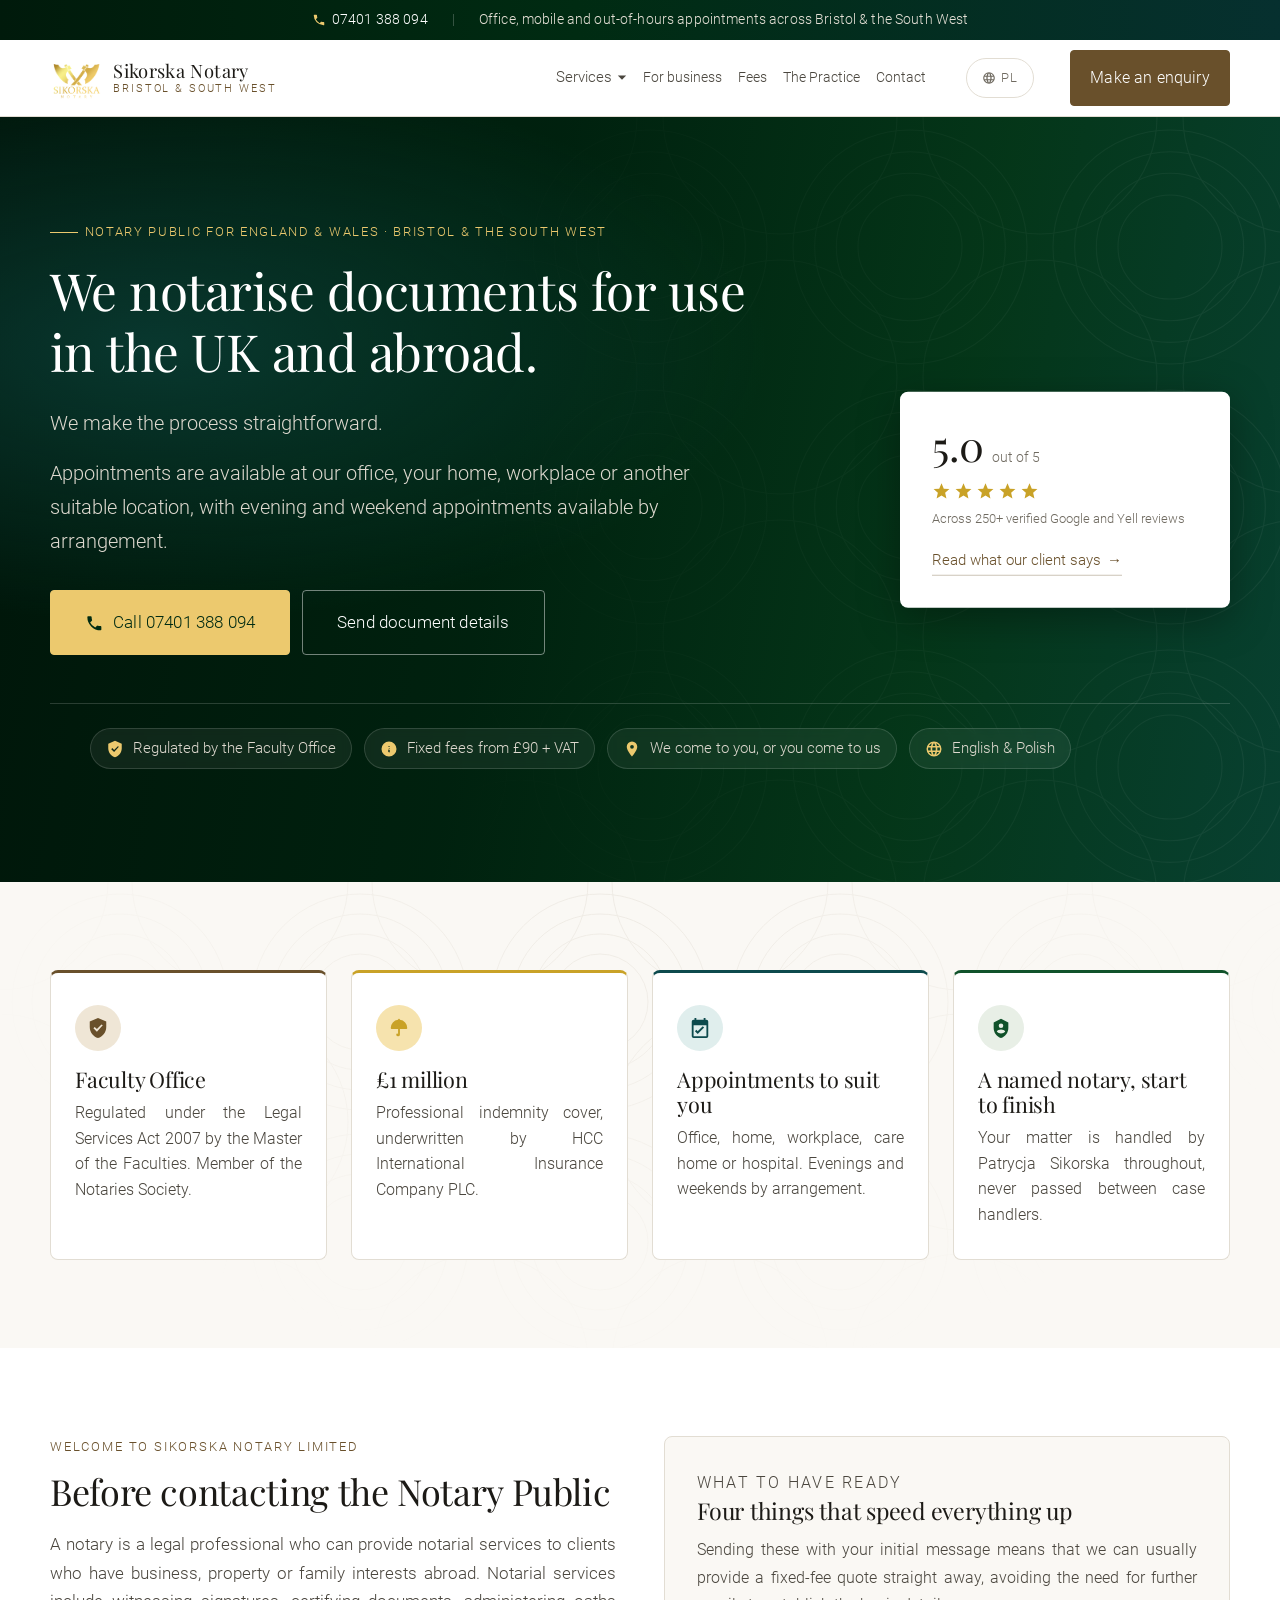
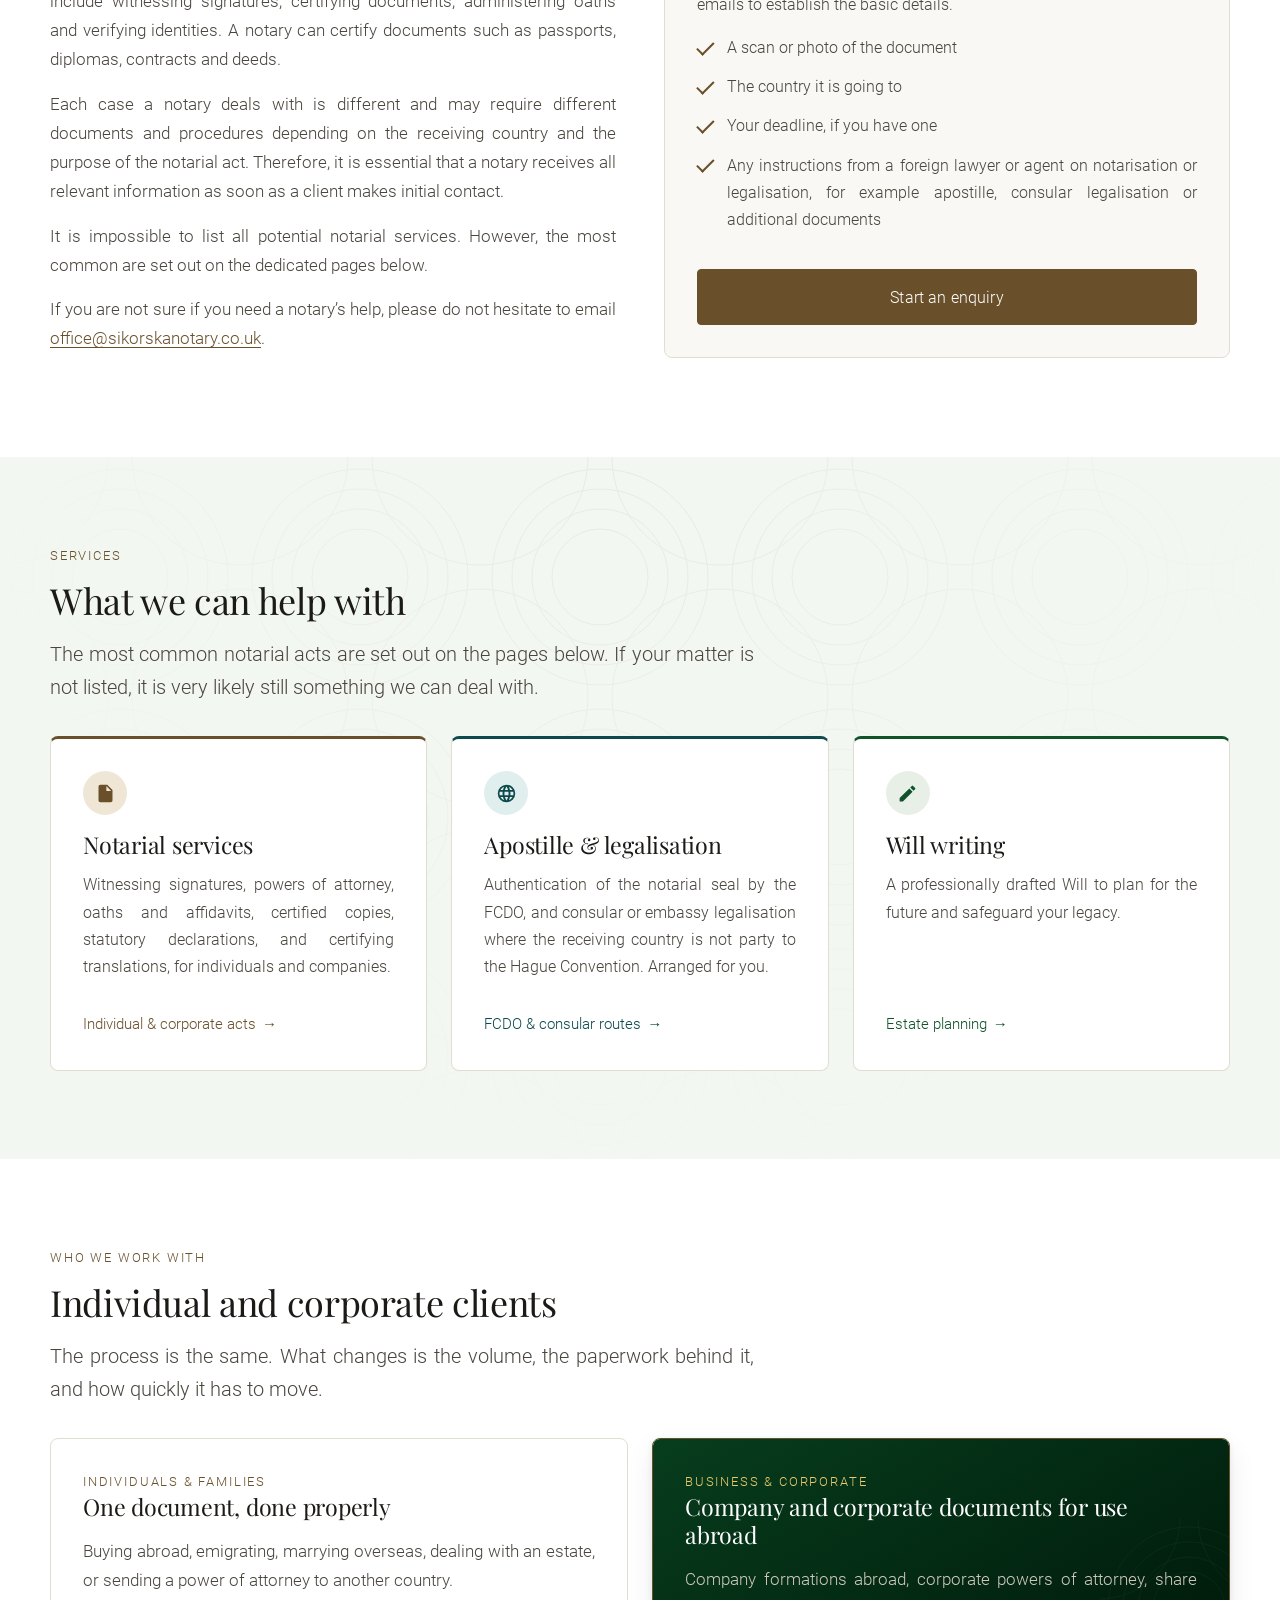
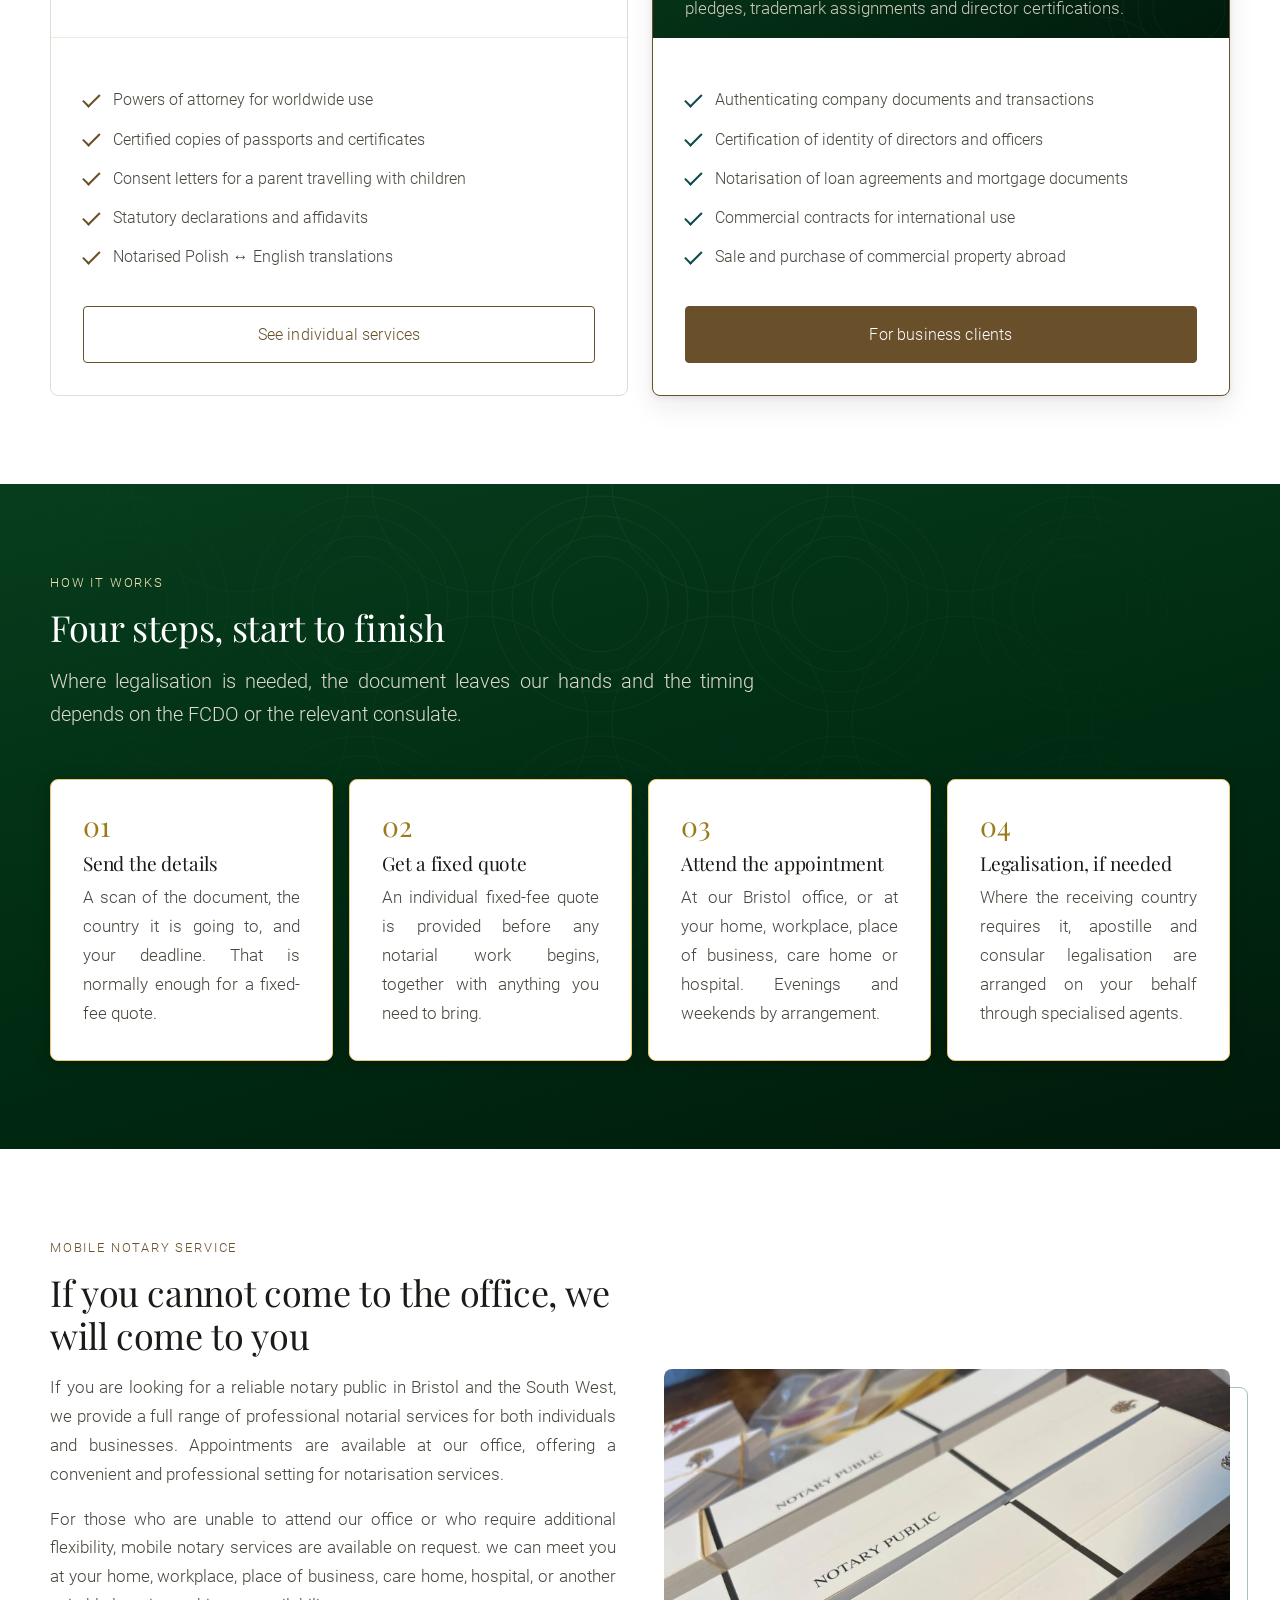
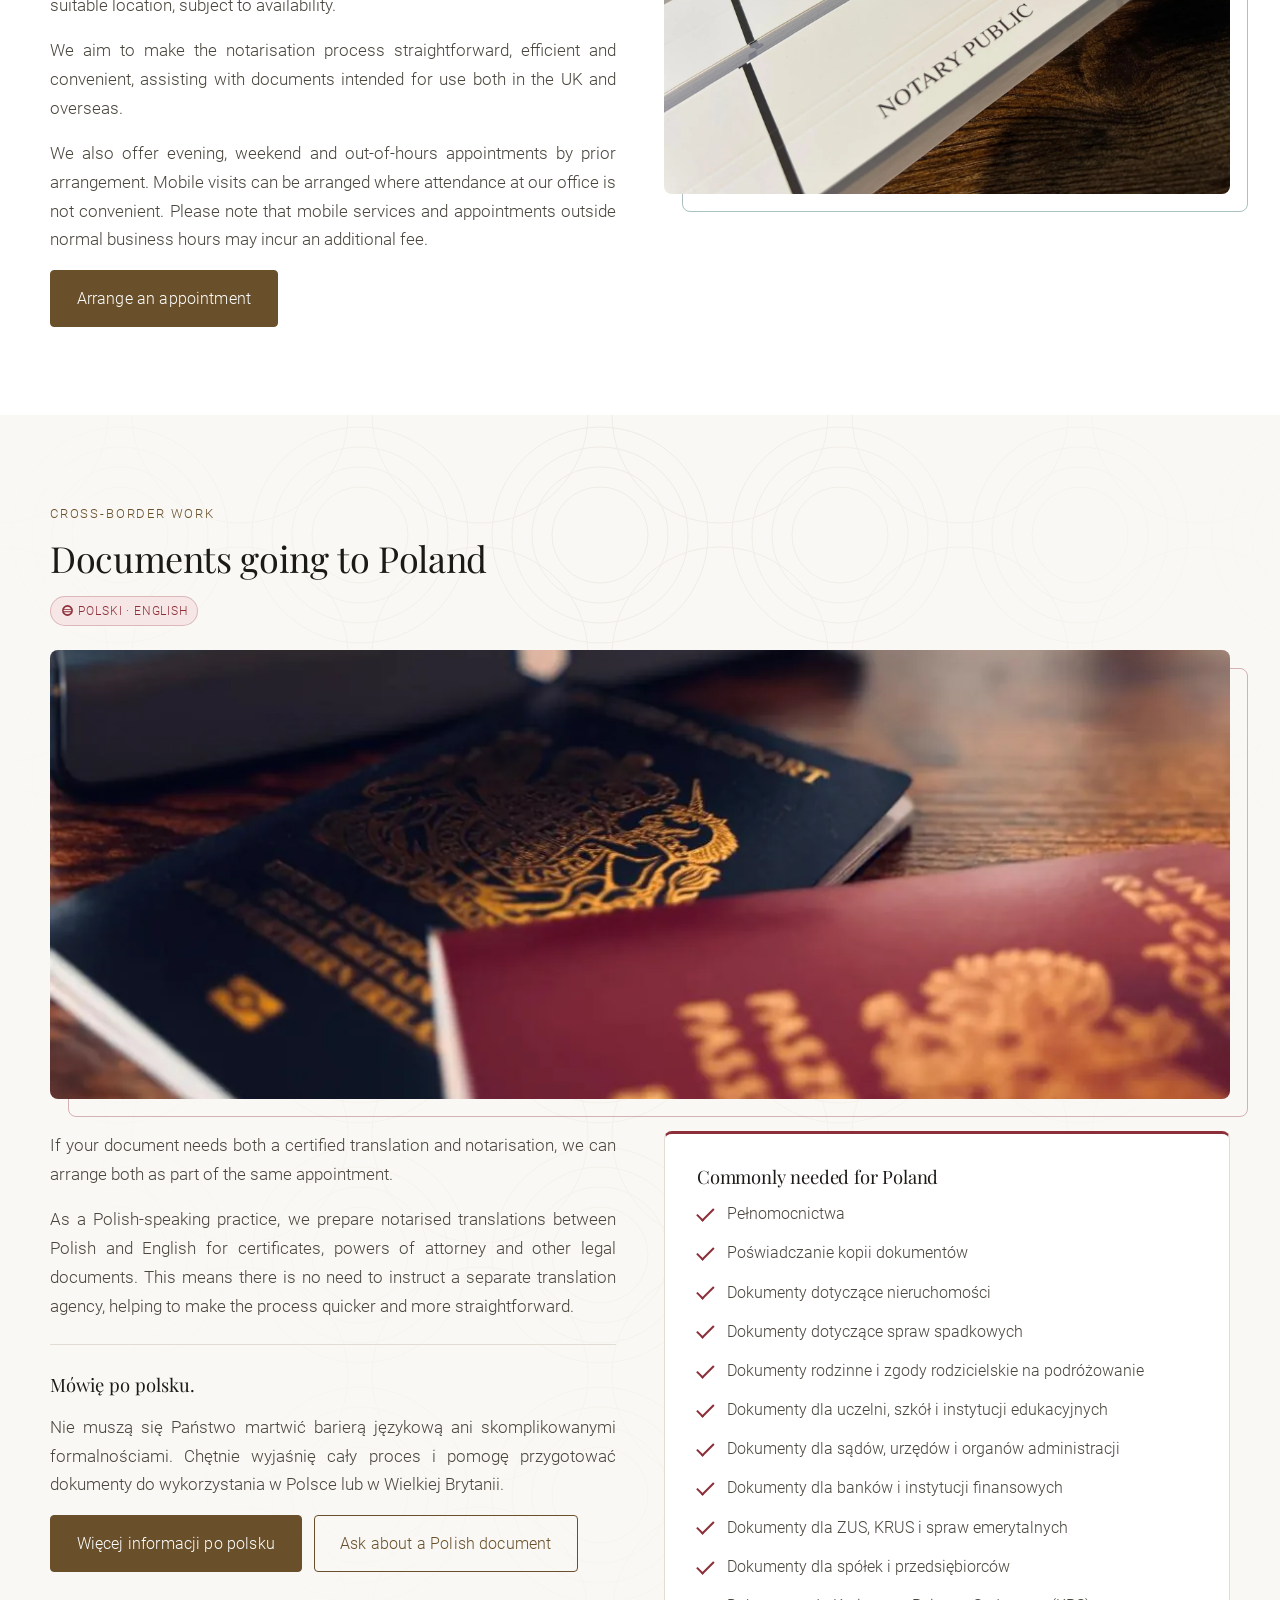
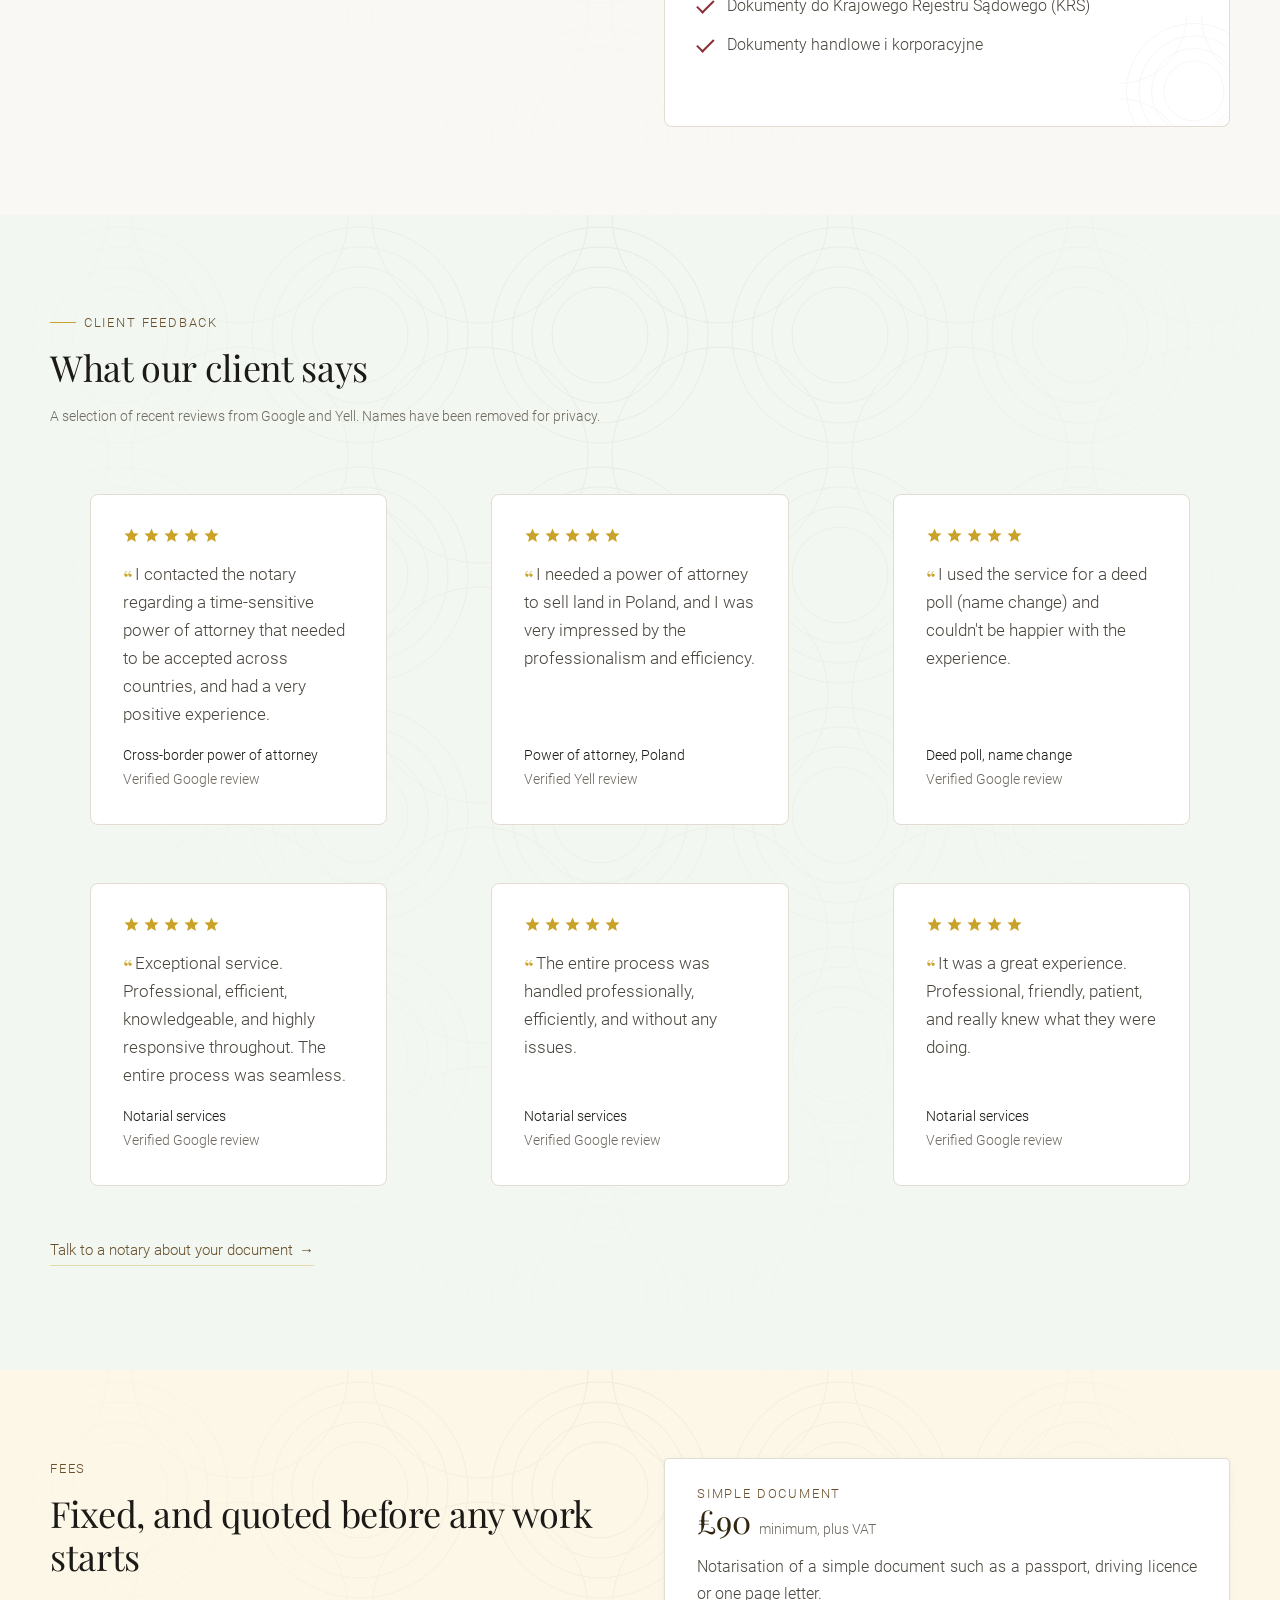
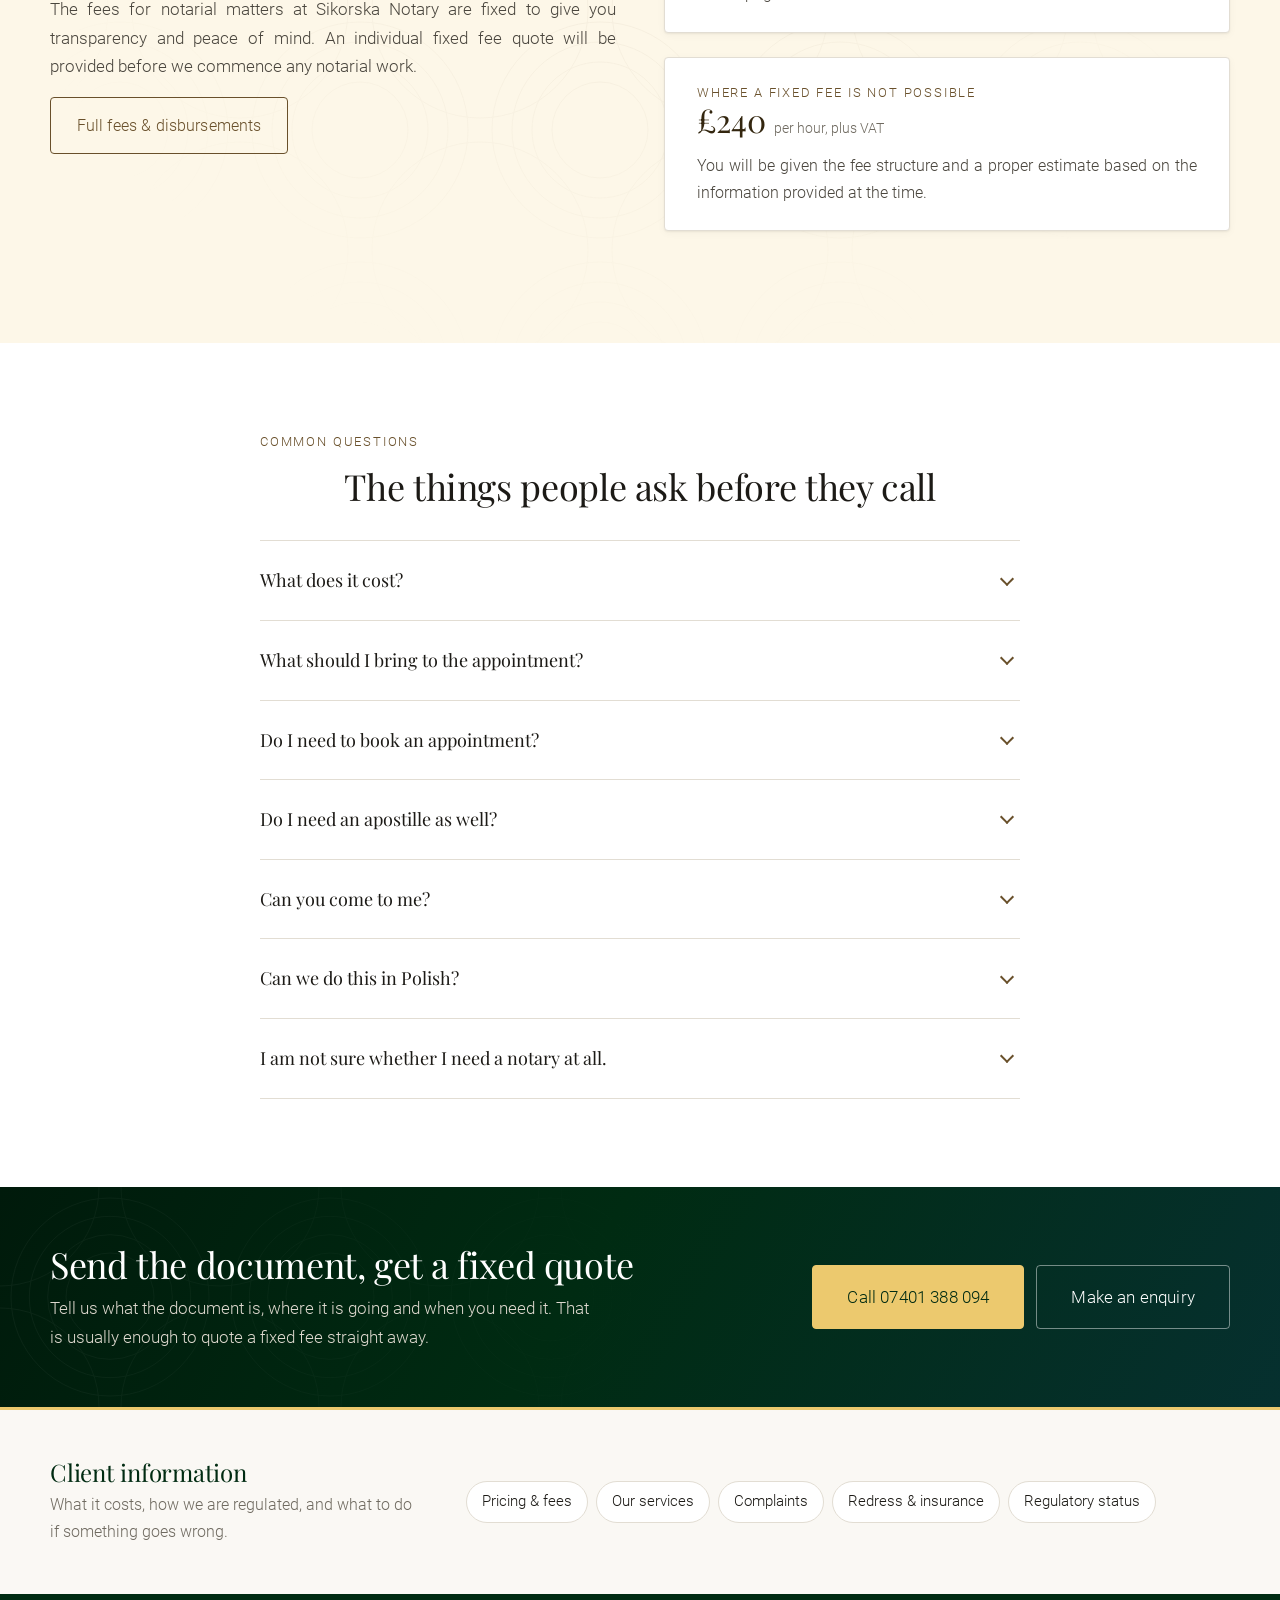
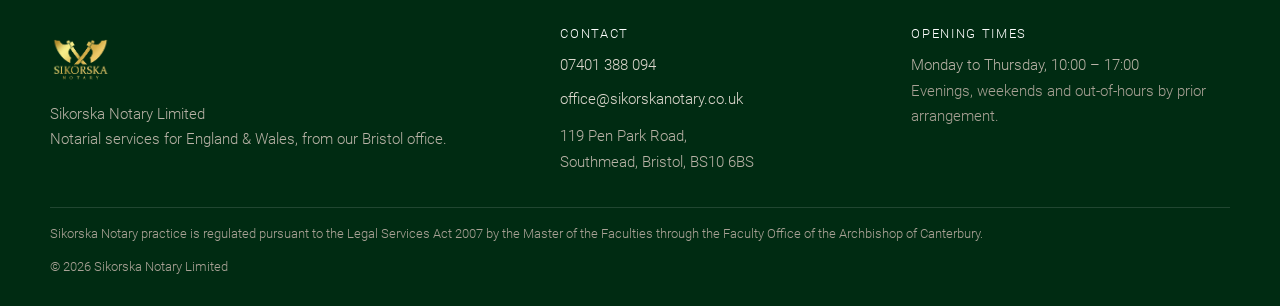
<file: index.html>
<!DOCTYPE html>
<html lang="en-GB">
<head>
<meta charset="utf-8">
<meta name="viewport" content="width=device-width, initial-scale=1">
<title>Notary Public in Bristol &amp; the South West | Sikorska Notary</title>
<meta name="description" content="Notary public in Bristol and the South West for individuals and businesses needing documents notarised for use abroad. Office, mobile and out-of-hours appointments. Fixed fees from £90 + VAT. English and Polish.">
<link rel="canonical" href="https://www.sikorskanotary.co.uk/">
<meta name="theme-color" content="#002b12">

<meta property="og:type" content="website">
<meta property="og:site_name" content="Sikorska Notary">
<meta property="og:locale" content="en_GB">
<meta property="og:url" content="https://www.sikorskanotary.co.uk/">
<meta property="og:title" content="Notary Public in Bristol &amp; the South West | Sikorska Notary">
<meta property="og:description" content="Notarial services for individuals and businesses across Bristol and the South West. Office, mobile and out-of-hours appointments. Fixed fees from £90 + VAT.">
<meta property="og:image" content="https://www.sikorskanotary.co.uk/assets/img/social-card.png">
<meta name="twitter:card" content="summary_large_image">

<link rel="icon" href="assets/img/logo.png" type="image/png">
<link rel="apple-touch-icon" href="assets/img/logo.png">
<link rel="preload" href="assets/fonts/PlayfairDisplay.woff2" as="font" type="font/woff2" crossorigin>
<link rel="preload" href="assets/fonts/Roboto-Light.woff2" as="font" type="font/woff2" crossorigin>
<link rel="stylesheet" href="assets/css/site.css?v=20260906">

<script type="application/ld+json">
{
  "@context": "https://schema.org",
  "@graph": [
    {
      "@type": ["LegalService", "ProfessionalService"],
      "@id": "https://www.sikorskanotary.co.uk/#practice",
      "name": "Sikorska Notary Limited",
      "url": "https://www.sikorskanotary.co.uk/",
      "logo": "https://www.sikorskanotary.co.uk/assets/img/logo.png",
      "image": "https://www.sikorskanotary.co.uk/assets/img/social-card.png",
      "description": "Notary public in Bristol and the South West providing notarial services for individuals and businesses, including document notarisation, certification, apostille and legalisation.",
      "telephone": "+447401388094",
      "email": "office@sikorskanotary.co.uk",
      "priceRange": "££",
      "currenciesAccepted": "GBP",
      "paymentAccepted": "Cash, Card, Bank transfer",
      "knowsLanguage": ["en-GB", "pl-PL"],
      "address": {
        "@type": "PostalAddress",
        "streetAddress": "119 Pen Park Road, Southmead",
        "addressLocality": "Bristol",
        "postalCode": "BS10 6BS",
        "addressCountry": "GB"
      },
      "areaServed": [
        { "@type": "City", "name": "Bristol" },
        { "@type": "AdministrativeArea", "name": "South West England" }
      ],
      "openingHoursSpecification": [{
        "@type": "OpeningHoursSpecification",
        "dayOfWeek": ["Monday","Tuesday","Wednesday","Thursday"],
        "opens": "10:00", "closes": "17:00"
      }],
      "founder": { "@id": "https://www.sikorskanotary.co.uk/#patrycja" },
      "hasOfferCatalog": {
        "@type": "OfferCatalog",
        "name": "Notarial services",
        "itemListElement": [
          { "@type": "Offer", "itemOffered": { "@type": "Service", "name": "Notarial services", "url": "https://www.sikorskanotary.co.uk/notarial-service.html" } },
          { "@type": "Offer", "itemOffered": { "@type": "Service", "name": "Apostille and legalisation", "url": "https://www.sikorskanotary.co.uk/apostille-and-legalisation.html" } },
          { "@type": "Offer", "itemOffered": { "@type": "Service", "name": "Will writing", "url": "https://www.sikorskanotary.co.uk/will-writing-service.html" } }
        ]
      }
    },
    {
      "@type": "Person",
      "@id": "https://www.sikorskanotary.co.uk/#patrycja",
      "name": "Patrycja Sikorska",
      "jobTitle": "Notary Public",
      "description": "Notary Public admitted in 2022, previously nearly eight years in Probate and Estate Administration. Law graduate of the University of Gdańsk in Poland and the University of the West of England in Bristol, with an understanding of both civil law and common law systems.",
      "knowsLanguage": ["en-GB", "pl-PL"],
      "alumniOf": [
        { "@type": "CollegeOrUniversity", "name": "University of Gdańsk" },
        { "@type": "CollegeOrUniversity", "name": "University of the West of England, Bristol" }
      ],
      "worksFor": { "@id": "https://www.sikorskanotary.co.uk/#practice" }
    },
    {
      "@type": "WebSite",
      "@id": "https://www.sikorskanotary.co.uk/#website",
      "url": "https://www.sikorskanotary.co.uk/",
      "name": "Sikorska Notary",
      "inLanguage": "en-GB",
      "publisher": { "@id": "https://www.sikorskanotary.co.uk/#practice" }
    }
  ]
}
</script>
<!-- ANALYTICS: paste GA4 / Plausible snippet here. Currently none is installed. See CHANGELOG.md item 14. -->
</head>
<body>
<a class="skip-link" href="#main">Skip to main content</a>

<!-- ============ Call bar ============ -->
<div class="callbar">
  <div class="wrap callbar__inner">
    <span class="callbar__item">
      <svg viewBox="0 0 24 24" aria-hidden="true"><path d="M6.6 10.8a15.1 15.1 0 0 0 6.6 6.6l2.2-2.2a1 1 0 0 1 1-.24 11.4 11.4 0 0 0 3.6.58 1 1 0 0 1 1 1V20a1 1 0 0 1-1 1A17 17 0 0 1 3 4a1 1 0 0 1 1-1h3.5a1 1 0 0 1 1 1 11.4 11.4 0 0 0 .58 3.6 1 1 0 0 1-.25 1z"/></svg>
      <a href="tel:+447401388094">07401 388 094</a>
    </span>
    <span class="callbar__sep" aria-hidden="true">|</span>
    <span class="callbar__item">Office, mobile and out-of-hours appointments across Bristol &amp; the South West</span>
  </div>
</div>

<!-- ============ Header ============ -->
<header class="site-header">
  <div class="wrap site-header__inner">
    <a class="brand" href="./">
      <picture>
        <source srcset="assets/img/logo.webp" type="image/webp">
        <img src="assets/img/logo.png" width="52" height="52" alt="">
      </picture>
      <span class="brand__name">Sikorska Notary<span class="brand__sub">Bristol &amp; South West</span></span>
    </a>

    <nav class="nav" aria-label="Main">
      <ul class="nav__list">
        <li class="nav__item--has-menu">
          <button type="button" class="nav__toggle" aria-expanded="false" aria-controls="menu-services">Services <svg viewBox="0 0 12 8" aria-hidden="true"><path d="M1 1l5 5 5-5"/></svg></button>
          <ul class="nav__menu" id="menu-services">
            <li><a href="notarial-service.html">Notarial services</a></li>
            <li><a href="apostille-and-legalisation.html">Apostille &amp; legalisation</a></li>
            <li><a href="will-writing-service.html">Will writing</a></li>
          </ul>
        </li>
        <li><a href="for-business.html">For business</a></li>
        <li><a href="fees-and-disbursements.html">Fees</a></li>
        <li><a href="practice.html">The Practice</a></li>
        <li><a href="contact.html">Contact</a></li>
      </ul>
    </nav>

    <a class="lang-toggle" href="polski.html" hreflang="pl" lang="pl" aria-label="Przejdź na polski"><svg viewBox="0 0 24 24" aria-hidden="true"><path d="M12 2a10 10 0 1 0 0 20 10 10 0 0 0 0-20m6.9 6h-2.9a15.6 15.6 0 0 0-1.4-3.6A8 8 0 0 1 18.9 8M12 4c.8 1.2 1.4 2.5 1.8 4h-3.6c.4-1.5 1-2.8 1.8-4M4.3 14a7.9 7.9 0 0 1 0-4h3.3a16.5 16.5 0 0 0 0 4zm.8 2h2.9c.3 1.3.8 2.5 1.4 3.6A8 8 0 0 1 5.1 16m2.9-8H5.1a8 8 0 0 1 4.3-3.6A15.6 15.6 0 0 0 8 8m4 12c-.8-1.2-1.4-2.5-1.8-4h3.6c-.4 1.5-1 2.8-1.8 4m2.2-6H9.8a14.7 14.7 0 0 1 0-4h4.4a14.7 14.7 0 0 1 0 4m.4 5.6c.6-1.1 1.1-2.3 1.4-3.6h2.9a8 8 0 0 1-4.3 3.6m1.8-5.6a16.5 16.5 0 0 0 0-4h3.3a7.9 7.9 0 0 1 0 4z"/></svg>PL</a>
    <a class="btn btn--primary header__cta" href="contact.html">Make an enquiry</a>

    <button class="burger" type="button" aria-expanded="false" aria-controls="mobile-nav">
      <span></span>
      <span class="visually-hidden">Menu</span>
    </button>
  </div>
</header>

<div class="mobile-nav" id="mobile-nav" data-open="false">
  <p class="mobile-nav__label">Services</p>
  <ul>
    <li><a href="notarial-service.html">Notarial services</a></li>
    <li><a href="apostille-and-legalisation.html">Apostille &amp; legalisation</a></li>
    <li><a href="will-writing-service.html">Will writing</a></li>
  </ul>
  <p class="mobile-nav__label">More</p>
  <ul>
    <li><a href="for-business.html">For business</a></li>
    <li><a href="fees-and-disbursements.html">Fees &amp; disbursements</a></li>
    <li><a href="practice.html">The Practice</a></li>
    <li><a href="polski.html" lang="pl">Polski</a></li>
    <li><a href="contact.html">Contact</a></li>
    <li><a href="legal-and-regulatory.html">Legal &amp; regulatory</a></li>
  </ul>
  <a class="btn btn--primary btn--block" href="tel:+447401388094">Call 07401 388 094</a>
  <a class="btn btn--ghost btn--block" href="contact.html">Make an enquiry</a>
</div>

<main id="main">

  <!-- ============ Hero ============ -->
  <section class="hero">
    <!-- No photograph behind the hero. Every candidate needed a heavy scrim to keep
         the headline readable, which left the picture too dark to be worth having.
         The gradient and the engraved guilloche carry it on their own.

         THE PS SEAL HAS BEEN REMOVED. A `.hero__seal` block sat here holding a
         gold monogram inside its own concentric rings. It clashed with the
         guilloche, which is itself concentric circles, and the guilloche is the
         thing worth keeping. The CSS for `.hero__seal` is still in site.css if it
         is ever wanted back; only the markup has gone. -->
    <div class="hero__media" aria-hidden="true"></div>
    <div class="hero__engrave" aria-hidden="true"></div>
    <div class="wrap hero__inner">
      <div class="hero__content">
        <!-- PSI FEEDBACK 1: Patrycja asked whether this should read "England and Wales" or
             "Bristol & the South West" and was unsure. Both are used here, in that order:
             a notary is appointed for England and Wales, which is the accurate and more
             authoritative description, and Bristol stays for local search. Easy to shorten
             to either half if she prefers. -->
        <p class="hero__eyebrow">Notary Public for England &amp; Wales &middot; Bristol &amp; the South West</p>

        <!-- PSI FEEDBACK 2 + 4: the old descriptor removed at the client's request, and the
             long opening description replaced with her own wording. -->
        <!-- PSI REVIEW 2: the question form "shouted" at the client. Replaced with her own
             wording, which is also more accurate: roughly one in nine documents stays in the UK,
             so "abroad" alone under-described the practice. -->
        <h1>We notarise documents for use in the UK and abroad.</h1>

        <p class="hero__lede">We make the process straightforward.</p>

        <p class="hero__lede">Appointments are available at our office, your home, workplace or another suitable location, with evening and weekend appointments available by arrangement.</p>

        <div class="hero__actions">
          <a class="btn btn--gold btn--lg" href="tel:+447401388094">
            <svg viewBox="0 0 24 24" aria-hidden="true"><path d="M6.6 10.8a15.1 15.1 0 0 0 6.6 6.6l2.2-2.2a1 1 0 0 1 1-.24 11.4 11.4 0 0 0 3.6.58 1 1 0 0 1 1 1V20a1 1 0 0 1-1 1A17 17 0 0 1 3 4a1 1 0 0 1 1-1h3.5a1 1 0 0 1 1 1 11.4 11.4 0 0 0 .58 3.6 1 1 0 0 1-.25 1z"/></svg>
            Call 07401 388 094
          </a>
          <a class="btn btn--onDark btn--lg" href="contact.html">Send document details</a>
        </div>

      </div>

      <!-- Outside .hero__content on purpose. That column is capped at 44rem so the
           headline keeps a readable measure, and inside it these four chips needed
           981px and wrapped onto two lines. Out here they are bounded by .wrap
           instead, so they sit on one line. They clear the proof panel vertically
           by about 60px, so there is nothing to collide with. -->
      <ul class="hero__marks">
        <li class="hero__mark"><svg viewBox="0 0 24 24" aria-hidden="true"><path d="M12 1 3 5v6c0 5.6 3.8 10.7 9 12 5.2-1.3 9-6.4 9-12V5zm-1.2 15L7 12.2l1.4-1.4 2.4 2.4 5-5L17.2 9z"/></svg>Regulated by the Faculty Office</li>
        <li class="hero__mark"><svg viewBox="0 0 24 24" aria-hidden="true"><path d="M12 2a10 10 0 1 0 0 20 10 10 0 0 0 0-20m1 15h-2v-2h2zm0-4h-2V7h2z" transform="rotate(180 12 12)"/><path d="M12.9 11.3c-1.9-.5-2.5-1-2.5-1.8 0-.9.8-1.5 2.2-1.5 1.4 0 2 .7 2 1.7h1.8c-.1-1.5-1-2.8-2.7-3.2V4.8h-2.4v1.7c-1.6.3-2.9 1.4-2.9 3 0 2 1.6 2.9 4 3.5 2.1.5 2.5 1.2 2.5 2 0 .6-.4 1.5-2.2 1.5-1.7 0-2.4-.8-2.5-1.7H6.4c.1 1.9 1.5 3 3.2 3.3v1.7h2.4v-1.7c1.6-.3 3-1.3 3-3.1 0-2.4-2.1-3.2-4.1-3.7"/></svg>Fixed fees from £90 + VAT</li>
        <li class="hero__mark"><svg viewBox="0 0 24 24" aria-hidden="true"><path d="M12 2a7 7 0 0 0-7 7c0 5.2 7 13 7 13s7-7.8 7-13a7 7 0 0 0-7-7m0 9.5A2.5 2.5 0 1 1 12 6.5a2.5 2.5 0 0 1 0 5"/></svg>We come to you, or you come to us</li>
        <li class="hero__mark"><svg viewBox="0 0 24 24" aria-hidden="true"><path d="M12 2a10 10 0 1 0 0 20 10 10 0 0 0 0-20m6.9 6h-2.9a15.6 15.6 0 0 0-1.4-3.6A8 8 0 0 1 18.9 8M12 4c.8 1.2 1.4 2.5 1.8 4h-3.6c.4-1.5 1-2.8 1.8-4M4.3 14a7.9 7.9 0 0 1 0-4h3.3a16.5 16.5 0 0 0 0 4zm.8 2h2.9c.3 1.3.8 2.5 1.4 3.6A8 8 0 0 1 5.1 16m2.9-8H5.1a8 8 0 0 1 4.3-3.6A15.6 15.6 0 0 0 8 8m4 12c-.8-1.2-1.4-2.5-1.8-4h3.6c-.4 1.5-1 2.8-1.8 4m2.2-6H9.8a14.7 14.7 0 0 1 0-4h4.4a14.7 14.7 0 0 1 0 4m.4 5.6c.6-1.1 1.1-2.3 1.4-3.6h2.9a8 8 0 0 1-4.3 3.6m1.8-5.6a16.5 16.5 0 0 0 0-4h3.3a7.9 7.9 0 0 1 0 4z"/></svg>English &amp; Polish</li>
      </ul>

      <!-- ============================================================
           HERO PROOF PANEL.

           Deliberately carries ONLY the review standing. It does not repeat the
           four credential chips sitting directly above it, which is what an
           earlier draft did.

           *** THE TWO FIGURES BELOW NEED PATRYCJA'S CONFIRMATION BEFORE THIS
           GOES PUBLIC. *** They come from what she told Liam on the 24 July call
           (254 Google reviews, rated 5 stars). "250+" is deliberately
           conservative and stays true as reviews accumulate, but a rating and a
           count are factual claims about a regulated practice and she has to
           stand behind them. If she cannot confirm, delete the two lines marked
           below and keep the panel as a plain link to the reviews section.

           NOTE: there is deliberately no Review or AggregateRating schema markup
           for this. Displaying a rating she has confirmed is fine; emitting
           structured data to win a stars snippet on figures we have not verified
           is not.
           ============================================================ -->
      <aside class="hero__proof" aria-label="Client reviews">
        <p class="hero__proof-rating">
          <span class="hero__proof-num">5.0</span>
          <span class="hero__proof-of">out of 5</span>
        </p>
        <p class="hero__proof-stars" role="img" aria-label="Rated 5 out of 5">
          <svg viewBox="0 0 24 24" aria-hidden="true"><path d="m12 17.3 6.2 3.7-1.6-7 5.4-4.7-7.1-.6L12 2 9.1 8.7 2 9.3l5.4 4.7-1.6 7z"/></svg>
          <svg viewBox="0 0 24 24" aria-hidden="true"><path d="m12 17.3 6.2 3.7-1.6-7 5.4-4.7-7.1-.6L12 2 9.1 8.7 2 9.3l5.4 4.7-1.6 7z"/></svg>
          <svg viewBox="0 0 24 24" aria-hidden="true"><path d="m12 17.3 6.2 3.7-1.6-7 5.4-4.7-7.1-.6L12 2 9.1 8.7 2 9.3l5.4 4.7-1.6 7z"/></svg>
          <svg viewBox="0 0 24 24" aria-hidden="true"><path d="m12 17.3 6.2 3.7-1.6-7 5.4-4.7-7.1-.6L12 2 9.1 8.7 2 9.3l5.4 4.7-1.6 7z"/></svg>
          <svg viewBox="0 0 24 24" aria-hidden="true"><path d="m12 17.3 6.2 3.7-1.6-7 5.4-4.7-7.1-.6L12 2 9.1 8.7 2 9.3l5.4 4.7-1.6 7z"/></svg>
        </p>
        <!-- FIGURE TO CONFIRM WITH PATRYCJA -->
        <p class="hero__proof-src">Across 250+ verified Google and Yell reviews</p>
        <a class="hero__proof-link" href="#reviews">Read what our client says</a>
      </aside>
    </div>
  </section>

  <!-- ============ Credential pillars ============
       Four separate, spaced boxes: heading on top, detail underneath. This
       replaces the old joined credentials band plus the trust strip below it,
       which repeated "regulated" between them. Every fact here is already
       published on the existing site; nothing is new or inferred. The two
       facts not carried here (from £90, English and Polish) still appear in
       the hero chips above and in their own sections lower down. -->
  <section class="section section--warm section--engraved">
    <div class="wrap">
      <div class="pillars">
        <div class="pillar accent-brass reveal" data-reveal-group="pillars">
          <div class="pillar__icon"><svg viewBox="0 0 24 24" aria-hidden="true"><path d="M12 1 3 5v6c0 5.6 3.8 10.7 9 12 5.2-1.3 9-6.4 9-12V5zm-1.2 15L7 12.2l1.4-1.4 2.4 2.4 5-5L17.2 9z"/></svg></div>
          <h3 class="pillar__title">Faculty Office</h3>
          <p class="pillar__text">Regulated under the Legal Services Act 2007 by the Master of the Faculties. Member of the Notaries Society.</p>
        </div>
        <div class="pillar accent-gold reveal" data-reveal-group="pillars">
          <div class="pillar__icon"><svg viewBox="0 0 24 24" aria-hidden="true"><path d="M12 2a1 1 0 0 1 1 1v.06A9 9 0 0 1 21 12a1 1 0 0 1-1 1h-7v6a2 2 0 0 1-4 0 1 1 0 0 1 2 0 .01.01 0 0 0 0 0v-6H4a1 1 0 0 1-1-1 9 9 0 0 1 8-8.94V3a1 1 0 0 1 1-1"/></svg></div>
          <h3 class="pillar__title">&pound;1 million</h3>
          <p class="pillar__text">Professional indemnity cover, underwritten by HCC International Insurance Company PLC.</p>
        </div>
        <div class="pillar accent-petrol reveal" data-reveal-group="pillars">
          <div class="pillar__icon"><svg viewBox="0 0 24 24" aria-hidden="true"><path d="M19 3h-1V1h-2v2H8V1H6v2H5a2 2 0 0 0-2 2v16a2 2 0 0 0 2 2h14a2 2 0 0 0 2-2V5a2 2 0 0 0-2-2m0 18H5V9h14zm-9.5-2.5-3-3L8 14l1.5 1.5L15 10l1.5 1.5z"/></svg></div>
          <h3 class="pillar__title">Appointments to suit you</h3>
          <p class="pillar__text">Office, home, workplace, care home or hospital. Evenings and weekends by arrangement.</p>
        </div>
        <div class="pillar accent-forest reveal" data-reveal-group="pillars">
          <div class="pillar__icon"><svg viewBox="0 0 24 24" aria-hidden="true"><path d="M12 2 4 6v6c0 5 3.4 9.7 8 10.9 4.6-1.2 8-5.9 8-10.9V6zm0 5a2.5 2.5 0 1 1 0 5 2.5 2.5 0 0 1 0-5m0 11a7.5 7.5 0 0 1-4.6-2c.1-1.5 3.1-2.3 4.6-2.3s4.5.8 4.6 2.3A7.5 7.5 0 0 1 12 18"/></svg></div>
          <h3 class="pillar__title">A named notary, start to finish</h3>
          <p class="pillar__text">Your matter is handled by Patrycja Sikorska throughout, never passed between case handlers.</p>
        </div>
      </div>
    </div>
  </section>

  <!-- ============ Intro ============ -->
  <section class="section">
    <div class="wrap">
      <div class="grid grid--2" style="align-items:start;gap:var(--sp-7)">
        <div>
          <p class="eyebrow">Welcome to Sikorska Notary Limited</p>
          <h2>Before contacting the Notary Public</h2>
          <p>A notary is a legal professional who can provide notarial services to clients who have business, property or family interests abroad. Notarial services include witnessing signatures, certifying documents, administering oaths and verifying identities. A notary can certify documents such as passports, diplomas, contracts and deeds.</p>
          <p>Each case a notary deals with is different and may require different documents and procedures depending on the receiving country and the purpose of the notarial act. Therefore, it is essential that a notary receives all relevant information as soon as a client makes initial contact.</p>
          <p>It is impossible to list all potential notarial services. However, the most common are set out on the dedicated pages below.</p>
          <p>If you are not sure if you need a notary&rsquo;s help, please do not hesitate to email <a href="mailto:office@sikorskanotary.co.uk">office@sikorskanotary.co.uk</a>.</p>
        </div>

        <div class="card" style="background:var(--paper-warm);border-color:var(--line)">
          <p class="eyebrow mb-0">What to have ready</p>
          <h3>Four things that speed everything up</h3>
          <p>Sending these with your initial message means that we can usually provide a fixed-fee quote straight away, avoiding the need for further emails to establish the basic details.</p>
          <ul class="ticks">
            <li>A scan or photo of the document</li>
            <li>The country it is going to</li>
            <li>Your deadline, if you have one</li>
            <li>Any instructions from a foreign lawyer or agent on notarisation or legalisation, for example apostille, consular legalisation or additional documents</li>
          </ul>
          <a class="btn btn--primary" href="contact.html">Start an enquiry</a>
        </div>
      </div>
    </div>
  </section>

  <!-- ============ Services ============ -->
  <section class="section section--sage section--engraved">
    <div class="wrap">
      <p class="eyebrow">Services</p>
      <h2>What we can help with</h2>
      <p class="lede" style="max-width:44rem;margin-bottom:var(--sp-6)">The most common notarial acts are set out on the pages below. If your matter is not listed, it is very likely still something we can deal with.</p>

      <div class="grid grid--3">
        <a class="card card--link card--accent accent-brass reveal" data-reveal-group="svc" href="notarial-service.html">
          <div class="card__icon"><svg viewBox="0 0 24 24" aria-hidden="true"><path d="M14 2H6a2 2 0 0 0-2 2v16a2 2 0 0 0 2 2h12a2 2 0 0 0 2-2V8zm-1 7V3.5L18.5 9z"/></svg></div>
          <h3>Notarial services</h3>
          <p>Witnessing signatures, powers of attorney, oaths and affidavits, certified copies, statutory declarations, and certifying translations, for individuals and companies.</p>
          <span class="card__more">Individual &amp; corporate acts</span>
        </a>

        <a class="card card--link card--accent accent-petrol reveal" data-reveal-group="svc" href="apostille-and-legalisation.html">
          <div class="card__icon"><svg viewBox="0 0 24 24" aria-hidden="true"><path d="M12 2a10 10 0 1 0 0 20 10 10 0 0 0 0-20m6.9 6h-2.9a15.6 15.6 0 0 0-1.4-3.6A8 8 0 0 1 18.9 8M12 4c.8 1.2 1.4 2.5 1.8 4h-3.6c.4-1.5 1-2.8 1.8-4M4.3 14a7.9 7.9 0 0 1 0-4h3.3a16.5 16.5 0 0 0 0 4zm.8 2h2.9c.3 1.3.8 2.5 1.4 3.6A8 8 0 0 1 5.1 16m2.9-8H5.1a8 8 0 0 1 4.3-3.6A15.6 15.6 0 0 0 8 8m4 12c-.8-1.2-1.4-2.5-1.8-4h3.6c-.4 1.5-1 2.8-1.8 4m2.2-6H9.8a14.7 14.7 0 0 1 0-4h4.4a14.7 14.7 0 0 1 0 4m.4 5.6c.6-1.1 1.1-2.3 1.4-3.6h2.9a8 8 0 0 1-4.3 3.6m1.8-5.6a16.5 16.5 0 0 0 0-4h3.3a7.9 7.9 0 0 1 0 4z"/></svg></div>
          <h3>Apostille &amp; legalisation</h3>
          <p>Authentication of the notarial seal by the FCDO, and consular or embassy legalisation where the receiving country is not party to the Hague Convention. Arranged for you.</p>
          <span class="card__more">FCDO &amp; consular routes</span>
        </a>

        <a class="card card--link card--accent accent-forest reveal" data-reveal-group="svc" href="will-writing-service.html">
          <div class="card__icon"><svg viewBox="0 0 24 24" aria-hidden="true"><path d="M20.7 7.04a1 1 0 0 0 0-1.41l-2.34-2.34a1 1 0 0 0-1.41 0l-1.83 1.83 3.75 3.75zM3 17.25V21h3.75L17.81 9.94l-3.75-3.75z"/></svg></div>
          <h3>Will writing</h3>
          <p>A professionally drafted Will to plan for the future and safeguard your legacy.</p>
          <span class="card__more">Estate planning</span>
        </a>
      </div>
    </div>
  </section>

  <!-- ============ Audience split ============ -->
  <section class="section">
    <div class="wrap">
      <p class="eyebrow">Who we work with</p>
      <h2>Individual and corporate clients</h2>
      <p class="lede" style="max-width:44rem;margin-bottom:var(--sp-6)">The process is the same. What changes is the volume, the paperwork behind it, and how quickly it has to move.</p>

      <div class="audience">
        <div class="audience__card reveal accent-brass">
          <div class="audience__head">
            <p class="eyebrow mb-0">Individuals &amp; families</p>
            <h3>One document, done properly</h3>
            <p>Buying abroad, emigrating, marrying overseas, dealing with an estate, or sending a power of attorney to another country.</p>
          </div>
          <div class="audience__body">
            <ul class="ticks">
              <li>Powers of attorney for worldwide use</li>
              <li>Certified copies of passports and certificates</li>
              <li>Consent letters for a parent travelling with children</li>
              <li>Statutory declarations and affidavits</li>
              <li>Notarised Polish &harr; English translations</li>
            </ul>
            <a class="btn btn--ghost" href="notarial-service.html#individual">See individual services</a>
          </div>
        </div>

        <div class="audience__card audience__card--feature reveal accent-petrol">
          <div class="audience__head">
            <p class="eyebrow mb-0">Business &amp; corporate</p>
            <h3>Company and corporate documents for use abroad</h3>
            <p>Company formations abroad, corporate powers of attorney, share pledges, trademark assignments and director certifications.</p>
          </div>
          <div class="audience__body">
            <ul class="ticks">
              <li>Authenticating company documents and transactions</li>
              <li>Certification of identity of directors and officers</li>
              <li>Notarisation of loan agreements and mortgage documents</li>
              <li>Commercial contracts for international use</li>
              <li>Sale and purchase of commercial property abroad</li>
            </ul>
            <a class="btn btn--primary" href="for-business.html">For business clients</a>
          </div>
        </div>
      </div>
    </div>
  </section>

  <!-- ============ How it works ============ -->
  <section class="section section--forest section--engraved">
    <div class="wrap">
      <p class="eyebrow">How it works</p>
      <h2>Four steps, start to finish</h2>
      <p class="lede" style="max-width:44rem;margin-bottom:var(--sp-7);color:#ded9cf">Where legalisation is needed, the document leaves our hands and the timing depends on the FCDO or the relevant consulate.</p>

      <div class="steps">
        <div class="step reveal" data-reveal-group="steps">
          <h3>Send the details</h3>
          <p>A scan of the document, the country it is going to, and your deadline. That is normally enough for a fixed-fee quote.</p>
        </div>
        <div class="step reveal" data-reveal-group="steps">
          <h3>Get a fixed quote</h3>
          <p>An individual fixed-fee quote is provided before any notarial work begins, together with anything you need to bring.</p>
        </div>
        <div class="step reveal" data-reveal-group="steps">
          <h3>Attend the appointment</h3>
          <p>At our Bristol office, or at your home, workplace, place of business, care home or hospital. Evenings and weekends by arrangement.</p>
        </div>
        <div class="step reveal" data-reveal-group="steps">
          <h3>Legalisation, if needed</h3>
          <p>Where the receiving country requires it, apostille and consular legalisation are arranged on your behalf through specialised agents.</p>
        </div>
      </div>
    </div>
  </section>

  <!-- ============ Mobile service ============ -->
  <section class="section">
    <div class="wrap">
      <div class="grid grid--2" style="gap:var(--sp-7);align-items:center">
        <div>
          <p class="eyebrow">Mobile notary service</p>
          <h2>If you cannot come to the office, we will come to you</h2>
          <p>If you are looking for a reliable notary public in Bristol and the South West, we provide a full range of professional notarial services for both individuals and businesses. Appointments are available at our office, offering a convenient and professional setting for notarisation services.</p>
          <p>For those who are unable to attend our office or who require additional flexibility, mobile notary services are available on request. we can meet you at your home, workplace, place of business, care home, hospital, or another suitable location, subject to availability.</p>
          <p>We aim to make the notarisation process straightforward, efficient and convenient, assisting with documents intended for use both in the UK and overseas.</p>
          <!-- COPY NOTE: the original ends "...may incur an additional fee." The council flagged this
               as apologising for a premium service. See CHANGELOG.md item 11 for a suggested rewrite.
               Original wording preserved below. -->
          <p>We also offer evening, weekend and out-of-hours appointments by prior arrangement. Mobile visits can be arranged where attendance at our office is not convenient. Please note that mobile services and appointments outside normal business hours may incur an additional fee.</p>
          <a class="btn btn--primary" href="contact.html">Arrange an appointment</a>
        </div>
        <figure class="framed figure figure--inset accent-petrol reveal">
          <picture>
            <source srcset="assets/img/stationery-flat.webp" type="image/webp">
            <img src="assets/img/stationery-flat.jpg" alt="Notarial documents bound with ribbon and sealed, ready to be sent" width="1600" height="1200" loading="lazy">
          </picture>
        </figure>
      </div>
    </div>
  </section>

  <!-- ============ Cross-border / Polish ============ -->
  <section class="section section--warm section--engraved accent-wax" id="cross-border">
    <div class="wrap">
      <p class="eyebrow">Cross-border work</p>
      <h2>Documents going to Poland</h2>
      <!-- NEW LABEL, two words, both already used elsewhere on the site. It exists to make
           the language capability visible at a glance rather than only in the paragraph
           below. Delete if Patrycja would rather it were not called out this way. -->
      <p class="badge badge--wax" style="margin-bottom:var(--sp-5)">
        <svg viewBox="0 0 24 24" aria-hidden="true"><path d="M12 2a10 10 0 1 0 0 20 10 10 0 0 0 0-20m0 3a7 7 0 0 1 6.3 4H5.7A7 7 0 0 1 12 5m-7 7a7 7 0 0 1 .2-1.6h13.6a7 7 0 0 1 0 3.2H5.2A7 7 0 0 1 5 12m7 7a7 7 0 0 1-6.3-4h12.6A7 7 0 0 1 12 19"/></svg>
        Polski &middot; English
      </p>

      <!-- The client's own photograph: a UK and a Polish passport in one frame. It is the
           cross-border corridor in a single image, so it earns its place here. -->
      <figure class="framed figure figure--band accent-wax reveal" style="margin:0 0 var(--sp-6);--focus:58% 86%">
        <picture>
          <source srcset="assets/img/passports.webp" type="image/webp">
          <img src="assets/img/passports.jpg" alt="A British passport and a Polish passport on a desk beside a seal case" width="1200" height="1600" loading="lazy">
        </picture>
      </figure>

      <!-- PSI FEEDBACK 5: English and Polish copy below supplied by Patrycja verbatim.
           The Polish is hers, not a translation, which is the entire point of this section. -->
      <div class="grid grid--2" style="gap:var(--sp-7);align-items:start">
        <div>
          <p>If your document needs both a certified translation and notarisation, we can arrange both as part of the same appointment.</p>
          <p>As a Polish-speaking practice, we prepare notarised translations between Polish and English for certificates, powers of attorney and other legal documents. This means there is no need to instruct a separate translation agency, helping to make the process quicker and more straightforward.</p>

          <div lang="pl" style="margin-top:var(--sp-5);padding-top:var(--sp-5);border-top:1px solid var(--line)">
            <p style="font-family:var(--serif);font-size:1.15rem;color:var(--ink);margin-bottom:var(--sp-3)">Mówię po polsku.</p>
            <p>Nie muszą się Państwo martwić barierą językową ani skomplikowanymi formalnościami. Chętnie wyjaśnię cały proces i pomogę przygotować dokumenty do wykorzystania w Polsce lub w Wielkiej Brytanii.</p>
          </div>

          <div class="hero__actions" style="margin-top:var(--sp-4)">
            <a class="btn btn--primary" href="polski.html" lang="pl">Więcej informacji po polsku</a>
            <a class="btn btn--ghost" href="contact.html">Ask about a Polish document</a>
          </div>
        </div>

        <div class="card card--accent card--engraved reveal" lang="pl">
          <h3 style="font-size:1.15rem">Commonly needed for Poland</h3>
          <ul class="ticks mb-0">
            <li>Pełnomocnictwa</li>
            <li>Poświadczanie kopii dokumentów</li>
            <li>Dokumenty dotyczące nieruchomości</li>
            <li>Dokumenty dotyczące spraw spadkowych</li>
            <li>Dokumenty rodzinne i zgody rodzicielskie na podróżowanie</li>
            <li>Dokumenty dla uczelni, szkół i instytucji edukacyjnych</li>
            <li>Dokumenty dla sądów, urzędów i organów administracji</li>
            <li>Dokumenty dla banków i instytucji finansowych</li>
            <li>Dokumenty dla ZUS, KRUS i spraw emerytalnych</li>
            <li>Dokumenty dla spółek i przedsiębiorców</li>
            <li>Dokumenty do Krajowego Rejestru Sądowego (KRS)</li>
            <li>Dokumenty handlowe i korporacyjne</li>
          </ul>
        </div>
      </div>
    </div>
  </section>

  <!-- ============ Reviews ============
       Real client reviews supplied by the practice, from Google and Yell.
       Names and personal details removed at the client's request, and the practice
       name removed from the wording. Nothing invented; each quote is the reviewer's
       own words, trimmed only to drop names.
       NO Review or AggregateRating schema is used here on purpose. Google treats
       review markup for a business on its own site as self-serving and can issue a
       manual action for it, which for a regulated practice is a real risk. The star
       ratings that appear in Google search come from the Google Business Profile,
       not from markup on this page. See CHANGELOG.md. -->
  <section class="section section--sage section--engraved accent-gold" id="reviews" aria-labelledby="reviews-h">
    <div class="wrap">
      <div class="section-head">
        <p class="eyebrow">Client feedback</p>
        <h2 id="reviews-h">What our client says</h2>
        <p class="reviews-note">A selection of recent reviews from Google and Yell. Names have been removed for privacy.</p>
      </div>

      <div class="grid grid--3">

        <figure class="review reveal" data-reveal-group="reviews">
          <div class="review__stars" role="img" aria-label="Rated 5 out of 5">
            <svg viewBox="0 0 24 24" aria-hidden="true"><path d="m12 17.3 6.2 3.7-1.6-7 5.4-4.7-7.1-.6L12 2 9.1 8.7 2 9.3l5.4 4.7-1.6 7z"/></svg>
            <svg viewBox="0 0 24 24" aria-hidden="true"><path d="m12 17.3 6.2 3.7-1.6-7 5.4-4.7-7.1-.6L12 2 9.1 8.7 2 9.3l5.4 4.7-1.6 7z"/></svg>
            <svg viewBox="0 0 24 24" aria-hidden="true"><path d="m12 17.3 6.2 3.7-1.6-7 5.4-4.7-7.1-.6L12 2 9.1 8.7 2 9.3l5.4 4.7-1.6 7z"/></svg>
            <svg viewBox="0 0 24 24" aria-hidden="true"><path d="m12 17.3 6.2 3.7-1.6-7 5.4-4.7-7.1-.6L12 2 9.1 8.7 2 9.3l5.4 4.7-1.6 7z"/></svg>
            <svg viewBox="0 0 24 24" aria-hidden="true"><path d="m12 17.3 6.2 3.7-1.6-7 5.4-4.7-7.1-.6L12 2 9.1 8.7 2 9.3l5.4 4.7-1.6 7z"/></svg>
          </div>
          <blockquote>I contacted the notary regarding a time-sensitive power of attorney that needed to be accepted across countries, and had a very positive experience.</blockquote>
          <figcaption><strong>Cross-border power of attorney</strong>Verified Google review</figcaption>
        </figure>

        <figure class="review reveal" data-reveal-group="reviews">
          <div class="review__stars" role="img" aria-label="Rated 5 out of 5">
            <svg viewBox="0 0 24 24" aria-hidden="true"><path d="m12 17.3 6.2 3.7-1.6-7 5.4-4.7-7.1-.6L12 2 9.1 8.7 2 9.3l5.4 4.7-1.6 7z"/></svg>
            <svg viewBox="0 0 24 24" aria-hidden="true"><path d="m12 17.3 6.2 3.7-1.6-7 5.4-4.7-7.1-.6L12 2 9.1 8.7 2 9.3l5.4 4.7-1.6 7z"/></svg>
            <svg viewBox="0 0 24 24" aria-hidden="true"><path d="m12 17.3 6.2 3.7-1.6-7 5.4-4.7-7.1-.6L12 2 9.1 8.7 2 9.3l5.4 4.7-1.6 7z"/></svg>
            <svg viewBox="0 0 24 24" aria-hidden="true"><path d="m12 17.3 6.2 3.7-1.6-7 5.4-4.7-7.1-.6L12 2 9.1 8.7 2 9.3l5.4 4.7-1.6 7z"/></svg>
            <svg viewBox="0 0 24 24" aria-hidden="true"><path d="m12 17.3 6.2 3.7-1.6-7 5.4-4.7-7.1-.6L12 2 9.1 8.7 2 9.3l5.4 4.7-1.6 7z"/></svg>
          </div>
          <blockquote>I needed a power of attorney to sell land in Poland, and I was very impressed by the professionalism and efficiency.</blockquote>
          <figcaption><strong>Power of attorney, Poland</strong>Verified Yell review</figcaption>
        </figure>

        <figure class="review reveal" data-reveal-group="reviews">
          <div class="review__stars" role="img" aria-label="Rated 5 out of 5">
            <svg viewBox="0 0 24 24" aria-hidden="true"><path d="m12 17.3 6.2 3.7-1.6-7 5.4-4.7-7.1-.6L12 2 9.1 8.7 2 9.3l5.4 4.7-1.6 7z"/></svg>
            <svg viewBox="0 0 24 24" aria-hidden="true"><path d="m12 17.3 6.2 3.7-1.6-7 5.4-4.7-7.1-.6L12 2 9.1 8.7 2 9.3l5.4 4.7-1.6 7z"/></svg>
            <svg viewBox="0 0 24 24" aria-hidden="true"><path d="m12 17.3 6.2 3.7-1.6-7 5.4-4.7-7.1-.6L12 2 9.1 8.7 2 9.3l5.4 4.7-1.6 7z"/></svg>
            <svg viewBox="0 0 24 24" aria-hidden="true"><path d="m12 17.3 6.2 3.7-1.6-7 5.4-4.7-7.1-.6L12 2 9.1 8.7 2 9.3l5.4 4.7-1.6 7z"/></svg>
            <svg viewBox="0 0 24 24" aria-hidden="true"><path d="m12 17.3 6.2 3.7-1.6-7 5.4-4.7-7.1-.6L12 2 9.1 8.7 2 9.3l5.4 4.7-1.6 7z"/></svg>
          </div>
          <blockquote>I used the service for a deed poll (name change) and couldn't be happier with the experience.</blockquote>
          <figcaption><strong>Deed poll, name change</strong>Verified Google review</figcaption>
        </figure>

        <figure class="review reveal" data-reveal-group="reviews">
          <div class="review__stars" role="img" aria-label="Rated 5 out of 5">
            <svg viewBox="0 0 24 24" aria-hidden="true"><path d="m12 17.3 6.2 3.7-1.6-7 5.4-4.7-7.1-.6L12 2 9.1 8.7 2 9.3l5.4 4.7-1.6 7z"/></svg>
            <svg viewBox="0 0 24 24" aria-hidden="true"><path d="m12 17.3 6.2 3.7-1.6-7 5.4-4.7-7.1-.6L12 2 9.1 8.7 2 9.3l5.4 4.7-1.6 7z"/></svg>
            <svg viewBox="0 0 24 24" aria-hidden="true"><path d="m12 17.3 6.2 3.7-1.6-7 5.4-4.7-7.1-.6L12 2 9.1 8.7 2 9.3l5.4 4.7-1.6 7z"/></svg>
            <svg viewBox="0 0 24 24" aria-hidden="true"><path d="m12 17.3 6.2 3.7-1.6-7 5.4-4.7-7.1-.6L12 2 9.1 8.7 2 9.3l5.4 4.7-1.6 7z"/></svg>
            <svg viewBox="0 0 24 24" aria-hidden="true"><path d="m12 17.3 6.2 3.7-1.6-7 5.4-4.7-7.1-.6L12 2 9.1 8.7 2 9.3l5.4 4.7-1.6 7z"/></svg>
          </div>
          <blockquote>Exceptional service. Professional, efficient, knowledgeable, and highly responsive throughout. The entire process was seamless.</blockquote>
          <figcaption><strong>Notarial services</strong>Verified Google review</figcaption>
        </figure>

        <figure class="review reveal" data-reveal-group="reviews">
          <div class="review__stars" role="img" aria-label="Rated 5 out of 5">
            <svg viewBox="0 0 24 24" aria-hidden="true"><path d="m12 17.3 6.2 3.7-1.6-7 5.4-4.7-7.1-.6L12 2 9.1 8.7 2 9.3l5.4 4.7-1.6 7z"/></svg>
            <svg viewBox="0 0 24 24" aria-hidden="true"><path d="m12 17.3 6.2 3.7-1.6-7 5.4-4.7-7.1-.6L12 2 9.1 8.7 2 9.3l5.4 4.7-1.6 7z"/></svg>
            <svg viewBox="0 0 24 24" aria-hidden="true"><path d="m12 17.3 6.2 3.7-1.6-7 5.4-4.7-7.1-.6L12 2 9.1 8.7 2 9.3l5.4 4.7-1.6 7z"/></svg>
            <svg viewBox="0 0 24 24" aria-hidden="true"><path d="m12 17.3 6.2 3.7-1.6-7 5.4-4.7-7.1-.6L12 2 9.1 8.7 2 9.3l5.4 4.7-1.6 7z"/></svg>
            <svg viewBox="0 0 24 24" aria-hidden="true"><path d="m12 17.3 6.2 3.7-1.6-7 5.4-4.7-7.1-.6L12 2 9.1 8.7 2 9.3l5.4 4.7-1.6 7z"/></svg>
          </div>
          <blockquote>The entire process was handled professionally, efficiently, and without any issues.</blockquote>
          <figcaption><strong>Notarial services</strong>Verified Google review</figcaption>
        </figure>

        <figure class="review reveal" data-reveal-group="reviews">
          <div class="review__stars" role="img" aria-label="Rated 5 out of 5">
            <svg viewBox="0 0 24 24" aria-hidden="true"><path d="m12 17.3 6.2 3.7-1.6-7 5.4-4.7-7.1-.6L12 2 9.1 8.7 2 9.3l5.4 4.7-1.6 7z"/></svg>
            <svg viewBox="0 0 24 24" aria-hidden="true"><path d="m12 17.3 6.2 3.7-1.6-7 5.4-4.7-7.1-.6L12 2 9.1 8.7 2 9.3l5.4 4.7-1.6 7z"/></svg>
            <svg viewBox="0 0 24 24" aria-hidden="true"><path d="m12 17.3 6.2 3.7-1.6-7 5.4-4.7-7.1-.6L12 2 9.1 8.7 2 9.3l5.4 4.7-1.6 7z"/></svg>
            <svg viewBox="0 0 24 24" aria-hidden="true"><path d="m12 17.3 6.2 3.7-1.6-7 5.4-4.7-7.1-.6L12 2 9.1 8.7 2 9.3l5.4 4.7-1.6 7z"/></svg>
            <svg viewBox="0 0 24 24" aria-hidden="true"><path d="m12 17.3 6.2 3.7-1.6-7 5.4-4.7-7.1-.6L12 2 9.1 8.7 2 9.3l5.4 4.7-1.6 7z"/></svg>
          </div>
          <blockquote>It was a great experience. Professional, friendly, patient, and really knew what they were doing.</blockquote>
          <figcaption><strong>Notarial services</strong>Verified Google review</figcaption>
        </figure>

      </div>

      <p class="text-center" style="margin-top:var(--sp-6)">
        <a class="quiet-link" href="contact.html">Talk to a notary about your document</a>
      </p>
    </div>
  </section>

  <!-- ============ Fees teaser ============ -->
  <section class="section section--gold section--engraved accent-gold">
    <div class="wrap">
      <div class="grid grid--2" style="gap:var(--sp-7);align-items:start">
        <div>
          <p class="eyebrow">Fees</p>
          <h2>Fixed, and quoted before any work starts</h2>
          <p>The fees for notarial matters at Sikorska Notary are fixed to give you transparency and peace of mind. An individual fixed fee quote will be provided before we commence any notarial work.</p>
          <a class="btn btn--ghost" href="fees-and-disbursements.html">Full fees &amp; disbursements</a>
        </div>
        <div>
          <div class="pricecard">
            <p class="eyebrow mb-0">Simple document</p>
            <p class="pricecard__amount">£90 <small>minimum, plus VAT</small></p>
            <p class="mb-0" style="margin-top:var(--sp-3)">Notarisation of a simple document such as a passport, driving licence or one page letter.</p>
          </div>
          <div class="pricecard">
            <p class="eyebrow mb-0">Where a fixed fee is not possible</p>
            <p class="pricecard__amount">£240 <small>per hour, plus VAT</small></p>
            <p class="mb-0" style="margin-top:var(--sp-3)">You will be given the fee structure and a proper estimate based on the information provided at the time.</p>
          </div>
        </div>
      </div>
    </div>
  </section>

  <!-- ============ FAQ ============ -->
  <section class="section">
    <div class="wrap wrap-narrow">
      <p class="eyebrow text-center">Common questions</p>
      <h2 class="text-center">The things people ask before they call</h2>
      <!-- NEW COPY. Every answer is assembled from facts already stated on the existing site.
           Nothing here is invented. Still needs Patrycja's sign-off. See CHANGELOG.md item 6. -->
      <div class="faq" style="margin-top:var(--sp-6)">
        <details>
          <summary>What does it cost?</summary>
          <div class="faq__body"><p>A minimum fee of £90 plus VAT applies to the notarisation of a simple document, such as a passport, driving licence or one-page letter. More complex matters may incur a higher fee, and you will receive an individual fixed-fee quotation before any work begins. Where a fixed fee cannot be provided, the hourly rate is £240 plus VAT, together with a clear estimate of the overall cost. Full details are available on the <a href="fees-and-disbursements.html">Fees and Disbursements page</a>.</p></div>
        </details>
        <!-- PSI FEEDBACK 7: the open question about ID has now been answered by Patrycja.
             Her wording: "ALWAYS ORIGINAL ID, not a photocopy, not a photo, a physical ID
             document, which enables me to verify your identity." -->
        <details>
          <summary>What should I bring to the appointment?</summary>
          <div class="faq__body">
            <p><strong>Always bring original photographic identification.</strong> Not a photocopy, not a photo on your phone, a physical ID document, because that is what allows us to verify your identity.</p>
            <p>Any other documents needed depend on the matter. Send us the details when you make contact and we will tell you exactly what to bring for your matter, rather than a generic list.</p>
          </div>
        </details>
        <details>
          <summary>Do I need to book an appointment?</summary>
          <div class="faq__body"><p>Yes. Visits are by appointment only, so please call or submit an enquiry rather than coming to the office without an appointment.</p></div>
        </details>
        <details>
          <summary>Do I need an apostille as well?</summary>
          <div class="faq__body"><p>It depends on the country in which the document will be used and the requirements of the receiving authority. If the Hague Apostille Convention of 5 October 1961 applies, the document will generally require an apostille from the Foreign, Commonwealth &amp; Development Office. If the Convention does not apply, further legalisation by the relevant embassy or consulate may be required, sometimes after an apostille has been obtained. Some Commonwealth countries may accept UK documents without further legalisation, but you should always confirm this with the receiving authority. If you are unsure, send us a copy of the document and tell us where it will be used, and we will advise you. See <a href="apostille-and-legalisation.html">Apostille &amp; Legalisation</a>.</p></div>
        </details>
        <details>
          <summary>Can you come to me?</summary>
          <div class="faq__body"><p>Yes. Mobile appointments are available on request at your home, workplace, place of business, care home, hospital or another suitable location across Bristol and the South West, subject to availability. Mobile visits and appointments outside normal business hours may incur an additional fee.</p></div>
        </details>
        <details>
          <summary>Can we do this in Polish?</summary>
          <div class="faq__body"><p>Yes. Patrycja is a Polish speaker and we provide notarised translation from Polish to English and from English to Polish of certificates and legal documents.</p></div>
        </details>
        <details>
          <summary>I am not sure whether I need a notary at all.</summary>
          <div class="faq__body"><p>That is a common position to be in, and it costs nothing to ask. Email <a href="mailto:office@sikorskanotary.co.uk">office@sikorskanotary.co.uk</a> with a description of what you have been asked to provide, and we will tell you whether a notary is the right person for it.</p></div>
        </details>
      </div>
    </div>
  </section>

  <!-- ============ CTA band ============ -->
  <section class="cta-band">
    <div class="wrap cta-band__inner">
      <div>
        <h2>Send the document, get a fixed quote</h2>
        <p>Tell us what the document is, where it is going and when you need it. That is usually enough to quote a fixed fee straight away.</p>
      </div>
      <div class="cta-band__actions">
        <a class="btn btn--gold btn--lg" href="tel:+447401388094">Call 07401 388 094</a>
        <a class="btn btn--onDark btn--lg" href="contact.html">Make an enquiry</a>
      </div>
    </div>
  </section>

</main>
<!-- ============ Client information (Rule 14.2) ============
     Rule 14.2 of the Notaries Practice Rules requires that clear information on
     pricing, service, complaints, redress and regulatory status is available for
     the public to access on the website. The footer carries these too, but footer
     links read as small print. This band gives the same five items a visible
     home directly above the footer, on every page, named in the rule's own order
     so a regulator can tick them off. It also separates the dark call-to-action
     band from the dark footer, which previously butted together. -->
<section class="clientinfo" aria-labelledby="clientinfo-title">
  <div class="wrap clientinfo__inner">
    <div class="clientinfo__lead">
      <h2 class="clientinfo__title" id="clientinfo-title">Client information</h2>
      <p class="clientinfo__sub">What it costs, how we are regulated, and what to do
        if something goes wrong.</p>
    </div>
    <ul class="clientinfo__links">
      <li><a href="fees-and-disbursements.html">Pricing &amp; fees</a></li>
      <li><a href="notarial-service.html">Our services</a></li>
      <li><a href="legal-and-regulatory.html#complaints">Complaints</a></li>
      <li><a href="legal-and-regulatory.html#redress">Redress &amp; insurance</a></li>
      <li><a href="legal-and-regulatory.html#regulatory">Regulatory status</a></li>
    </ul>
  </div>
</section>


<!-- ============ Footer ============ -->
<footer class="site-footer">
  <div class="wrap">
    <div class="footer__grid">
      <div class="footer__brand">
        <picture>
          <source srcset="assets/img/logo.webp" type="image/webp">
          <img src="assets/img/logo.png" width="62" height="62" alt="Sikorska Notary">
        </picture>
        <p>Sikorska Notary Limited<br>Notarial services for England &amp; Wales, from our Bristol office.</p>
      </div>

      <div>
        <h4>Contact</h4>
        <ul class="footer__list">
          <li><a href="tel:+447401388094">07401 388 094</a></li>
          <li><a href="mailto:office@sikorskanotary.co.uk">office@sikorskanotary.co.uk</a></li>
          <li style="margin-top:var(--sp-3)">119 Pen Park Road,<br>Southmead, Bristol, BS10 6BS</li>
        </ul>
      </div>

      <div>
        <h4>Opening times</h4>
        <!-- FIXED: the old footer said Mon-Fri 10:00-17:00 while the body copy promised
             evenings and weekends. Both are now stated together. See CHANGELOG.md item 3. -->
        <p class="mb-0">Monday to Thursday, 10:00 &ndash; 17:00<br><span style="color:#a9a296">Evenings, weekends and out-of-hours by prior arrangement.</span></p>
      </div>
    </div>

    <div class="footer__legal">
      <p>Sikorska Notary practice is regulated pursuant to the Legal Services Act 2007 by the Master of the Faculties through the Faculty Office of the Archbishop of Canterbury.</p>
      <p class="footer__copyright">&copy; <span id="yr">2026</span> Sikorska Notary Limited</p>
    </div>
  </div>
</footer>

<!-- ============ Sticky mobile CTA ============ -->
<div class="mobile-cta">
  <a class="btn btn--primary" href="tel:+447401388094">
    <svg viewBox="0 0 24 24" aria-hidden="true"><path d="M6.6 10.8a15.1 15.1 0 0 0 6.6 6.6l2.2-2.2a1 1 0 0 1 1-.24 11.4 11.4 0 0 0 3.6.58 1 1 0 0 1 1 1V20a1 1 0 0 1-1 1A17 17 0 0 1 3 4a1 1 0 0 1 1-1h3.5a1 1 0 0 1 1 1 11.4 11.4 0 0 0 .58 3.6 1 1 0 0 1-.25 1z"/></svg>
    Call
  </a>
  <a class="btn btn--ghost" href="contact.html">Enquire</a>
</div>

<script src="assets/js/site.js?v=20260906" defer></script>
<script>document.getElementById('yr').textContent=new Date().getFullYear();</script>
</body>
</html>
</file>
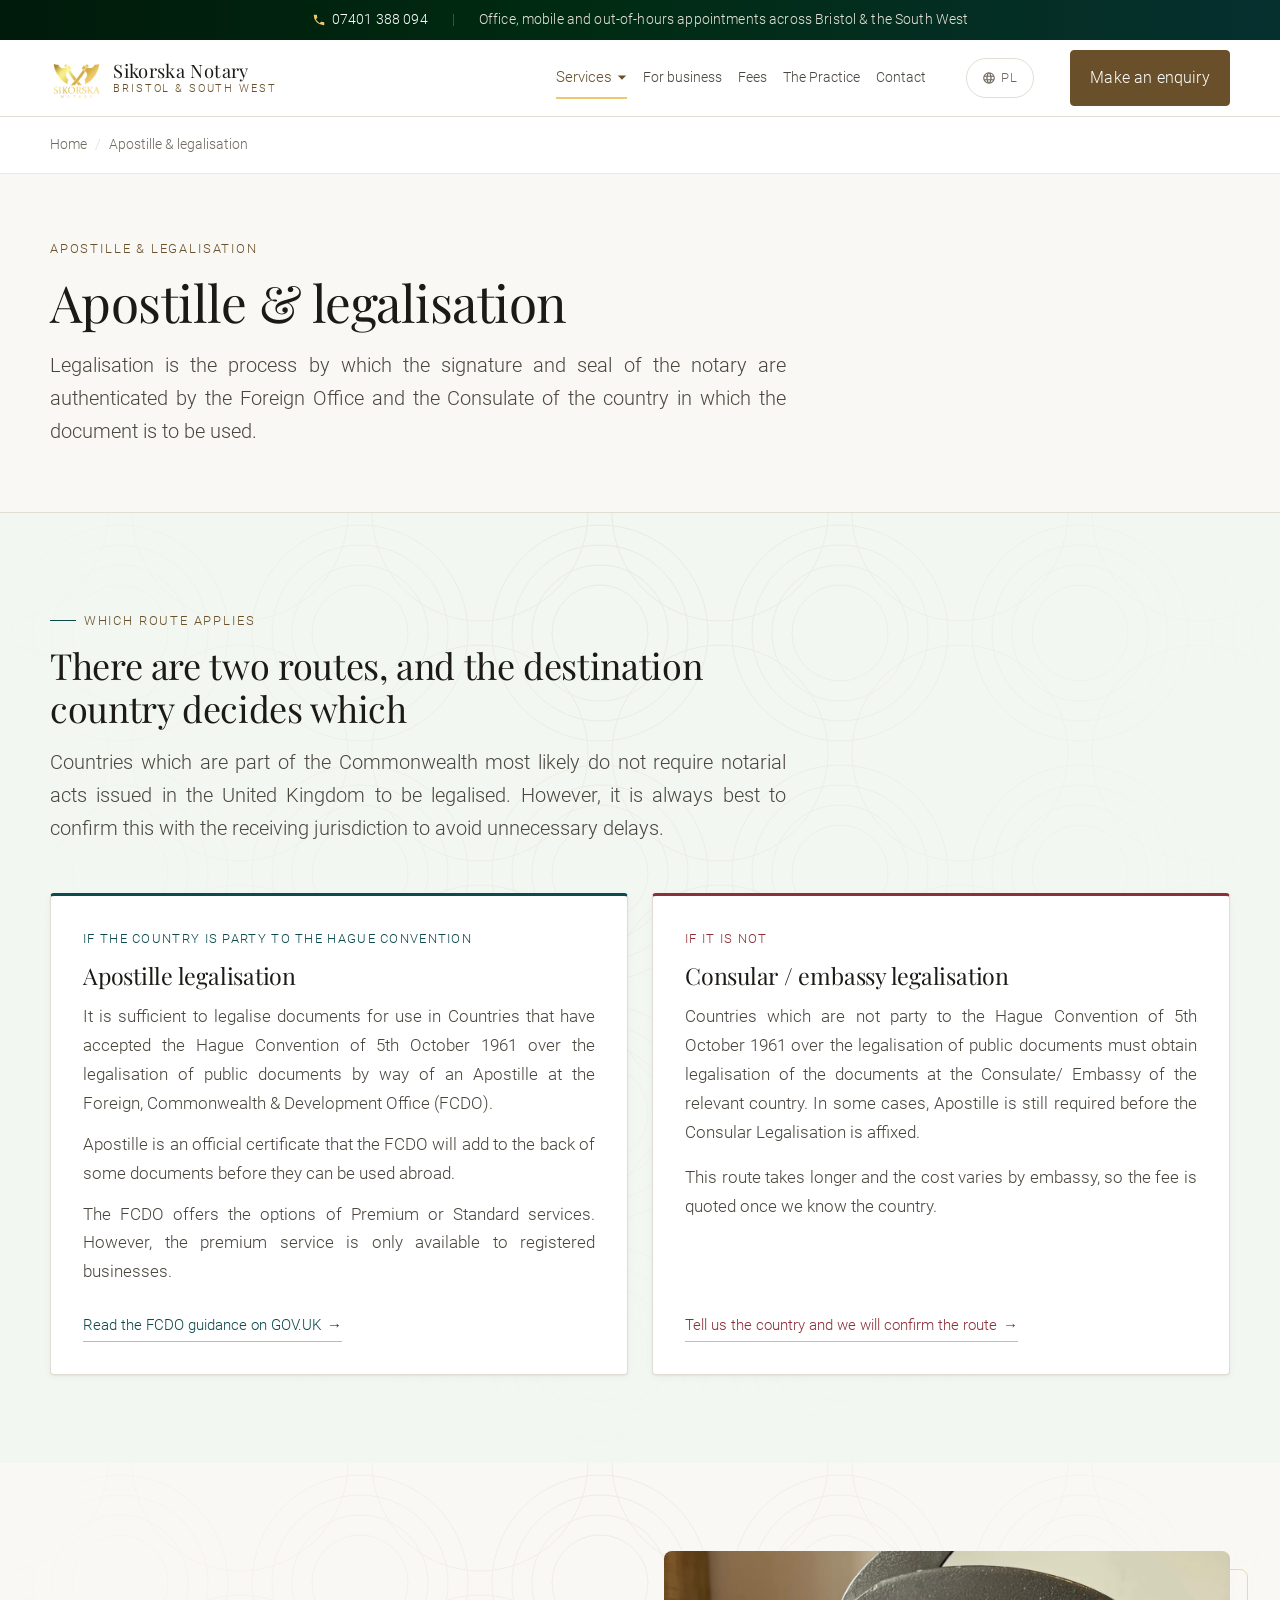
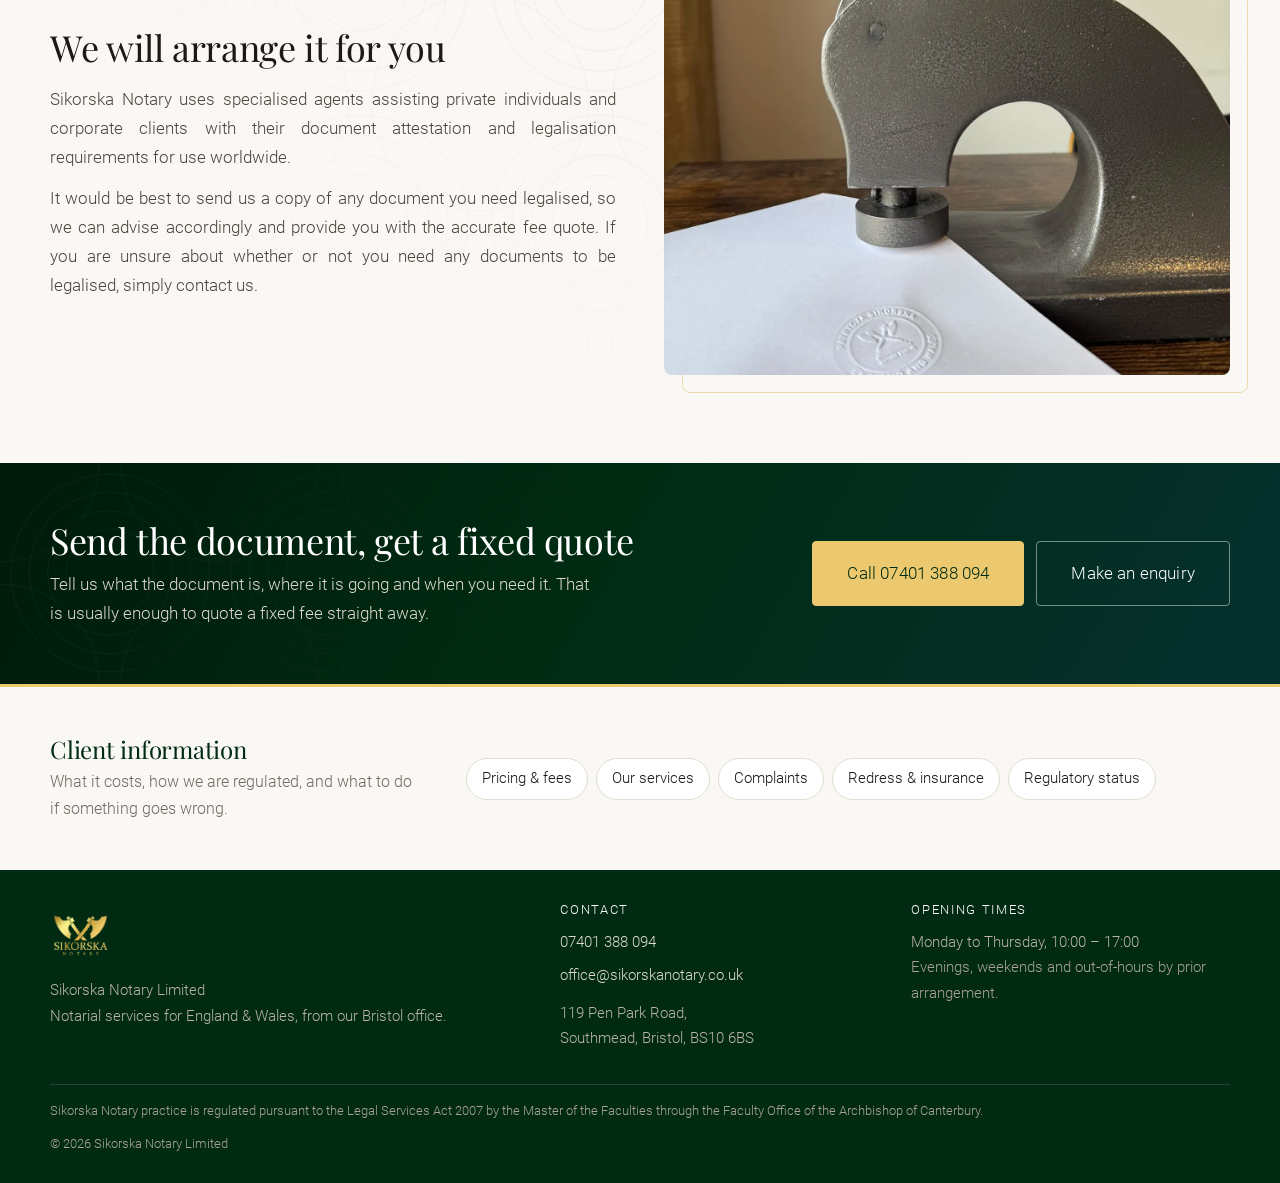
<file: apostille-and-legalisation.html>
<!DOCTYPE html>
<html lang="en-GB">
<head>
<meta charset="utf-8">
<meta name="viewport" content="width=device-width, initial-scale=1">
<title>Apostille &amp; Legalisation Service | Bristol | Sikorska Notary</title>
<meta name="description" content="Apostille and consular legalisation arranged for you by a Bristol notary public. FCDO apostille for Hague Convention countries, embassy legalisation for the rest. Send a copy of your document for an accurate fee quote.">
<link rel="canonical" href="https://www.sikorskanotary.co.uk/apostille-and-legalisation.html">
<meta name="theme-color" content="#002b12">
<meta property="og:type" content="website">
<meta property="og:site_name" content="Sikorska Notary">
<meta property="og:locale" content="en_GB">
<meta property="og:url" content="https://www.sikorskanotary.co.uk/apostille-and-legalisation.html">
<meta property="og:title" content="Apostille &amp; Legalisation Service | Bristol | Sikorska Notary">
<meta property="og:description" content="FCDO apostille and consular or embassy legalisation, arranged on your behalf through specialised agents.">
<meta property="og:image" content="https://www.sikorskanotary.co.uk/assets/img/social-card.png">
<meta name="twitter:card" content="summary_large_image">
<link rel="icon" href="assets/img/logo.png" type="image/png">
<link rel="apple-touch-icon" href="assets/img/logo.png">
<link rel="stylesheet" href="assets/css/site.css?v=20260906">

<script type="application/ld+json">
{
  "@context": "https://schema.org",
  "@graph": [
    {
      "@type": "Service",
      "@id": "https://www.sikorskanotary.co.uk/apostille-and-legalisation.html#service",
      "name": "Apostille and legalisation",
      "url": "https://www.sikorskanotary.co.uk/apostille-and-legalisation.html",
      "serviceType": "Document legalisation and apostille",
      "description": "Legalisation is the process by which the signature and seal of the notary are authenticated by the Foreign Office and the Consulate of the country in which the document is to be used. Sikorska Notary arranges FCDO apostille and consular or embassy legalisation on behalf of private individuals and corporate clients.",
      "provider": { "@id": "https://www.sikorskanotary.co.uk/#practice" },
      "areaServed": [
        { "@type": "City", "name": "Bristol" },
        { "@type": "AdministrativeArea", "name": "South West England" }
      ],
      "availableChannel": {
        "@type": "ServiceChannel",
        "servicePhone": "+447401388094",
        "serviceUrl": "https://www.sikorskanotary.co.uk/contact.html"
      }
    },
    {
      "@type": "WebPage",
      "@id": "https://www.sikorskanotary.co.uk/apostille-and-legalisation.html#webpage",
      "url": "https://www.sikorskanotary.co.uk/apostille-and-legalisation.html",
      "name": "Apostille & Legalisation Service | Bristol | Sikorska Notary",
      "inLanguage": "en-GB",
      "about": { "@id": "https://www.sikorskanotary.co.uk/apostille-and-legalisation.html#service" },
      "isPartOf": { "@id": "https://www.sikorskanotary.co.uk/#website" },
      "breadcrumb": { "@id": "https://www.sikorskanotary.co.uk/apostille-and-legalisation.html#crumbs" }
    },
    {
      "@type": "BreadcrumbList",
      "@id": "https://www.sikorskanotary.co.uk/apostille-and-legalisation.html#crumbs",
      "itemListElement": [
        { "@type": "ListItem", "position": 1, "name": "Home", "item": "https://www.sikorskanotary.co.uk/" },
        { "@type": "ListItem", "position": 2, "name": "Apostille & legalisation" }
      ]
    }
  ]
}
</script>
</head>
<body>
<a class="skip-link" href="#main">Skip to main content</a>

<!-- ============ Call bar ============ -->
<div class="callbar">
  <div class="wrap callbar__inner">
    <span class="callbar__item">
      <svg viewBox="0 0 24 24" aria-hidden="true"><path d="M6.6 10.8a15.1 15.1 0 0 0 6.6 6.6l2.2-2.2a1 1 0 0 1 1-.24 11.4 11.4 0 0 0 3.6.58 1 1 0 0 1 1 1V20a1 1 0 0 1-1 1A17 17 0 0 1 3 4a1 1 0 0 1 1-1h3.5a1 1 0 0 1 1 1 11.4 11.4 0 0 0 .58 3.6 1 1 0 0 1-.25 1z"/></svg>
      <a href="tel:+447401388094">07401 388 094</a>
    </span>
    <span class="callbar__sep" aria-hidden="true">|</span>
    <span class="callbar__item">Office, mobile and out-of-hours appointments across Bristol &amp; the South West</span>
  </div>
</div>

<!-- ============ Header ============ -->
<header class="site-header">
  <div class="wrap site-header__inner">
    <a class="brand" href="./">
      <picture>
        <source srcset="assets/img/logo.webp" type="image/webp">
        <img src="assets/img/logo.png" width="52" height="52" alt="">
      </picture>
      <span class="brand__name">Sikorska Notary<span class="brand__sub">Bristol &amp; South West</span></span>
    </a>

    <nav class="nav" aria-label="Main">
      <ul class="nav__list">
        <li class="nav__item--has-menu is-active">
          <button type="button" class="nav__toggle" aria-expanded="false" aria-controls="menu-services">Services <svg viewBox="0 0 12 8" aria-hidden="true"><path d="M1 1l5 5 5-5"/></svg></button>
          <ul class="nav__menu" id="menu-services">
            <li><a href="notarial-service.html">Notarial services</a></li>
            <li><a href="apostille-and-legalisation.html" aria-current="page">Apostille &amp; legalisation</a></li>
            <li><a href="will-writing-service.html">Will writing</a></li>
          </ul>
        </li>
        <li><a href="for-business.html">For business</a></li>
        <li><a href="fees-and-disbursements.html">Fees</a></li>
        <li><a href="practice.html">The Practice</a></li>
        <li><a href="contact.html">Contact</a></li>
      </ul>
    </nav>

    <a class="lang-toggle" href="polski.html" hreflang="pl" lang="pl" aria-label="Przejdź na polski"><svg viewBox="0 0 24 24" aria-hidden="true"><path d="M12 2a10 10 0 1 0 0 20 10 10 0 0 0 0-20m6.9 6h-2.9a15.6 15.6 0 0 0-1.4-3.6A8 8 0 0 1 18.9 8M12 4c.8 1.2 1.4 2.5 1.8 4h-3.6c.4-1.5 1-2.8 1.8-4M4.3 14a7.9 7.9 0 0 1 0-4h3.3a16.5 16.5 0 0 0 0 4zm.8 2h2.9c.3 1.3.8 2.5 1.4 3.6A8 8 0 0 1 5.1 16m2.9-8H5.1a8 8 0 0 1 4.3-3.6A15.6 15.6 0 0 0 8 8m4 12c-.8-1.2-1.4-2.5-1.8-4h3.6c-.4 1.5-1 2.8-1.8 4m2.2-6H9.8a14.7 14.7 0 0 1 0-4h4.4a14.7 14.7 0 0 1 0 4m.4 5.6c.6-1.1 1.1-2.3 1.4-3.6h2.9a8 8 0 0 1-4.3 3.6m1.8-5.6a16.5 16.5 0 0 0 0-4h3.3a7.9 7.9 0 0 1 0 4z"/></svg>PL</a>
    <a class="btn btn--primary header__cta" href="contact.html">Make an enquiry</a>

    <button class="burger" type="button" aria-expanded="false" aria-controls="mobile-nav">
      <span></span>
      <span class="visually-hidden">Menu</span>
    </button>
  </div>
</header>

<div class="mobile-nav" id="mobile-nav" data-open="false">
  <p class="mobile-nav__label">Services</p>
  <ul>
    <li><a href="notarial-service.html">Notarial services</a></li>
    <li><a href="apostille-and-legalisation.html" aria-current="page">Apostille &amp; legalisation</a></li>
    <li><a href="will-writing-service.html">Will writing</a></li>
  </ul>
  <p class="mobile-nav__label">More</p>
  <ul>
    <li><a href="for-business.html">For business</a></li>
    <li><a href="fees-and-disbursements.html">Fees &amp; disbursements</a></li>
    <li><a href="practice.html">The Practice</a></li>
    <li><a href="polski.html" lang="pl">Polski</a></li>
    <li><a href="contact.html">Contact</a></li>
    <li><a href="legal-and-regulatory.html">Legal &amp; regulatory</a></li>
  </ul>
  <a class="btn btn--primary btn--block" href="tel:+447401388094">Call 07401 388 094</a>
  <a class="btn btn--ghost btn--block" href="contact.html">Make an enquiry</a>
</div>

<nav class="crumbs" aria-label="Breadcrumb">
  <div class="wrap">
    <ol><li><a href="./">Home</a></li><li aria-current="page">Apostille &amp; legalisation</li></ol>
  </div>
</nav>

<main id="main">

  <!-- SPELLING CORRECTION: the existing site titled this page "APOSTILLE & LEGISLATION" with a
       sub-heading "APOSTILLE LEGISLATION". That is a spelling error. The subject is LEGALISATION,
       and the body copy itself correctly says "Legalisation is the process by which...".
       Headings are therefore rendered here as "Apostille & legalisation" and "Apostille
       legalisation". This is a deliberate correction, see CHANGELOG.md item 1. The old filename
       apostille-and-legislation.html is redirected separately. -->
  <div class="page-head">
    <div class="wrap">
      <p class="eyebrow">Apostille &amp; legalisation</p>
      <h1>Apostille &amp; legalisation</h1>
      <p class="lede">Legalisation is the process by which the signature and seal of the notary are authenticated by the Foreign Office and the Consulate of the country in which the document is to be used.</p>
    </div>
  </div>

  <!-- Two routes, presented side by side: Hague apostille (petrol) against consular
       legalisation (wax). Copy is unchanged, only the containers differ. -->
  <!-- The two routes were previously plain cards of very different heights adrift
       in a narrow column, and the reader had to get several sentences in before
       working out which one applied to them. Same copy, but each now opens with
       the condition that triggers it, they are equal height across the full
       width, and the bare gov.uk URL has become a labelled link. -->
  <section class="section section--sage section--engraved accent-petrol">
    <div class="wrap">
      <div class="section-head">
        <p class="eyebrow">Which route applies</p>
        <h2>There are two routes, and the destination country decides which</h2>
        <p class="lede">Countries which are part of the Commonwealth most likely do not require notarial acts issued in the United Kingdom to be legalised. However, it is always best to confirm this with the receiving jurisdiction to avoid unnecessary delays.</p>
      </div>

      <div class="routes" style="margin-top:var(--sp-6)">
        <div class="route accent-petrol reveal" data-reveal-group="routes">
          <p class="route__when">If the country is party to the Hague Convention</p>
          <h3>Apostille legalisation</h3>
          <p style="margin-bottom:var(--sp-3)">It is sufficient to legalise documents for use in Countries that have accepted the Hague Convention of 5th October 1961 over the legalisation of public documents by way of an Apostille at the Foreign, Commonwealth &amp; Development Office (FCDO).</p>
          <p style="margin-bottom:var(--sp-3)">Apostille is an official certificate that the FCDO will add to the back of some documents before they can be used abroad.</p>
          <p class="mb-0">The FCDO offers the options of Premium or Standard services. However, the premium service is only available to registered businesses.</p>
          <p class="route__foot mb-0">
            <a class="quiet-link" href="https://www.gov.uk/get-document-legalised" target="_blank" rel="noopener noreferrer">Read the FCDO guidance on GOV.UK<span class="visually-hidden"> (opens in a new tab)</span></a>
          </p>
        </div>

        <div class="route accent-wax reveal" data-reveal-group="routes">
          <p class="route__when">If it is not</p>
          <h3>Consular / embassy legalisation</h3>
          <p>Countries which are not party to the Hague Convention of 5th October 1961 over the legalisation of public documents must obtain legalisation of the documents at the Consulate/ Embassy of the relevant country. In some cases, Apostille is still required before the Consular Legalisation is affixed.</p>
          <p class="mb-0">This route takes longer and the cost varies by embassy, so the fee is quoted once we know the country.</p>
          <p class="route__foot mb-0">
            <a class="quiet-link" href="contact.html">Tell us the country and we will confirm the route</a>
          </p>
        </div>
      </div>
    </div>
  </section>

  <!-- ============ Arranged for you ============ -->
  <section class="section section--warm section--engraved accent-brass">
    <div class="wrap">
      <div class="grid grid--2" style="gap:var(--sp-7);align-items:center">
        <div class="reveal">
          <h2>We will arrange it for you</h2>
          <p style="margin-bottom:var(--sp-3)">Sikorska Notary uses specialised agents assisting private individuals and corporate clients with their document attestation and legalisation requirements for use worldwide.</p>
          <p class="mb-0">It would be best to send us a copy of any document you need legalised, so we can advise accordingly and provide you with the accurate fee quote. If you are unsure about whether or not you need any documents to be legalised, simply contact us.</p>
        </div>
        <!-- Bound and ribboned notarial documents: what a legalised instrument looks
             like when it leaves the office. (The other wax photograph the client
             supplied showed the wafers still in their packaging, which read as a
             supply cupboard rather than a finished act.) -->
        <figure class="framed figure figure--inset accent-gold reveal" style="margin:0;--focus:44% 70%">
          <picture>
            <source srcset="assets/img/seal-impression.webp" type="image/webp">
            <img src="assets/img/seal-impression.jpg" alt="The notarial seal embossed onto a document by the press" width="1350" height="1800" loading="lazy">
          </picture>
        </figure>
      </div>
    </div>
  </section>

  <!-- A "Not sure which route your document needs?" card sat here. It asked for the
       same thing as the band immediately below it and as the link in the second
       route card, so the page ended on the same call to action three times over.
       Removed; the band below carries it. -->

  <!-- ============ CTA band ============ -->
  <section class="cta-band">
    <div class="wrap cta-band__inner">
      <div>
        <h2>Send the document, get a fixed quote</h2>
        <p>Tell us what the document is, where it is going and when you need it. That is usually enough to quote a fixed fee straight away.</p>
      </div>
      <div class="cta-band__actions">
        <a class="btn btn--gold btn--lg" href="tel:+447401388094">Call 07401 388 094</a>
        <a class="btn btn--onDark btn--lg" href="contact.html">Make an enquiry</a>
      </div>
    </div>
  </section>

</main>
<!-- ============ Client information (Rule 14.2) ============
     Rule 14.2 of the Notaries Practice Rules requires that clear information on
     pricing, service, complaints, redress and regulatory status is available for
     the public to access on the website. The footer carries these too, but footer
     links read as small print. This band gives the same five items a visible
     home directly above the footer, on every page, named in the rule's own order
     so a regulator can tick them off. It also separates the dark call-to-action
     band from the dark footer, which previously butted together. -->
<section class="clientinfo" aria-labelledby="clientinfo-title">
  <div class="wrap clientinfo__inner">
    <div class="clientinfo__lead">
      <h2 class="clientinfo__title" id="clientinfo-title">Client information</h2>
      <p class="clientinfo__sub">What it costs, how we are regulated, and what to do
        if something goes wrong.</p>
    </div>
    <ul class="clientinfo__links">
      <li><a href="fees-and-disbursements.html">Pricing &amp; fees</a></li>
      <li><a href="notarial-service.html">Our services</a></li>
      <li><a href="legal-and-regulatory.html#complaints">Complaints</a></li>
      <li><a href="legal-and-regulatory.html#redress">Redress &amp; insurance</a></li>
      <li><a href="legal-and-regulatory.html#regulatory">Regulatory status</a></li>
    </ul>
  </div>
</section>


<!-- ============ Footer ============ -->
<footer class="site-footer">
  <div class="wrap">
    <div class="footer__grid">
      <div class="footer__brand">
        <picture>
          <source srcset="assets/img/logo.webp" type="image/webp">
          <img src="assets/img/logo.png" width="62" height="62" alt="Sikorska Notary">
        </picture>
        <p>Sikorska Notary Limited<br>Notarial services for England &amp; Wales, from our Bristol office.</p>
      </div>

      <div>
        <h4>Contact</h4>
        <ul class="footer__list">
          <li><a href="tel:+447401388094">07401 388 094</a></li>
          <li><a href="mailto:office@sikorskanotary.co.uk">office@sikorskanotary.co.uk</a></li>
          <li style="margin-top:var(--sp-3)">119 Pen Park Road,<br>Southmead, Bristol, BS10 6BS</li>
        </ul>
      </div>

      <div>
        <h4>Opening times</h4>
        <p class="mb-0">Monday to Thursday, 10:00 &ndash; 17:00<br><span style="color:#a9a296">Evenings, weekends and out-of-hours by prior arrangement.</span></p>
      </div>
    </div>

    <div class="footer__legal">
      <p>Sikorska Notary practice is regulated pursuant to the Legal Services Act 2007 by the Master of the Faculties through the Faculty Office of the Archbishop of Canterbury.</p>
      <p class="footer__copyright">&copy; <span id="yr">2026</span> Sikorska Notary Limited</p>
    </div>
  </div>
</footer>

<!-- ============ Sticky mobile CTA ============ -->
<div class="mobile-cta">
  <a class="btn btn--primary" href="tel:+447401388094">
    <svg viewBox="0 0 24 24" aria-hidden="true"><path d="M6.6 10.8a15.1 15.1 0 0 0 6.6 6.6l2.2-2.2a1 1 0 0 1 1-.24 11.4 11.4 0 0 0 3.6.58 1 1 0 0 1 1 1V20a1 1 0 0 1-1 1A17 17 0 0 1 3 4a1 1 0 0 1 1-1h3.5a1 1 0 0 1 1 1 11.4 11.4 0 0 0 .58 3.6 1 1 0 0 1-.25 1z"/></svg>
    Call
  </a>
  <a class="btn btn--ghost" href="contact.html">Enquire</a>
</div>

<script src="assets/js/site.js?v=20260906" defer></script>
<script>document.getElementById('yr').textContent=new Date().getFullYear();</script>
</body>
</html>
</file>
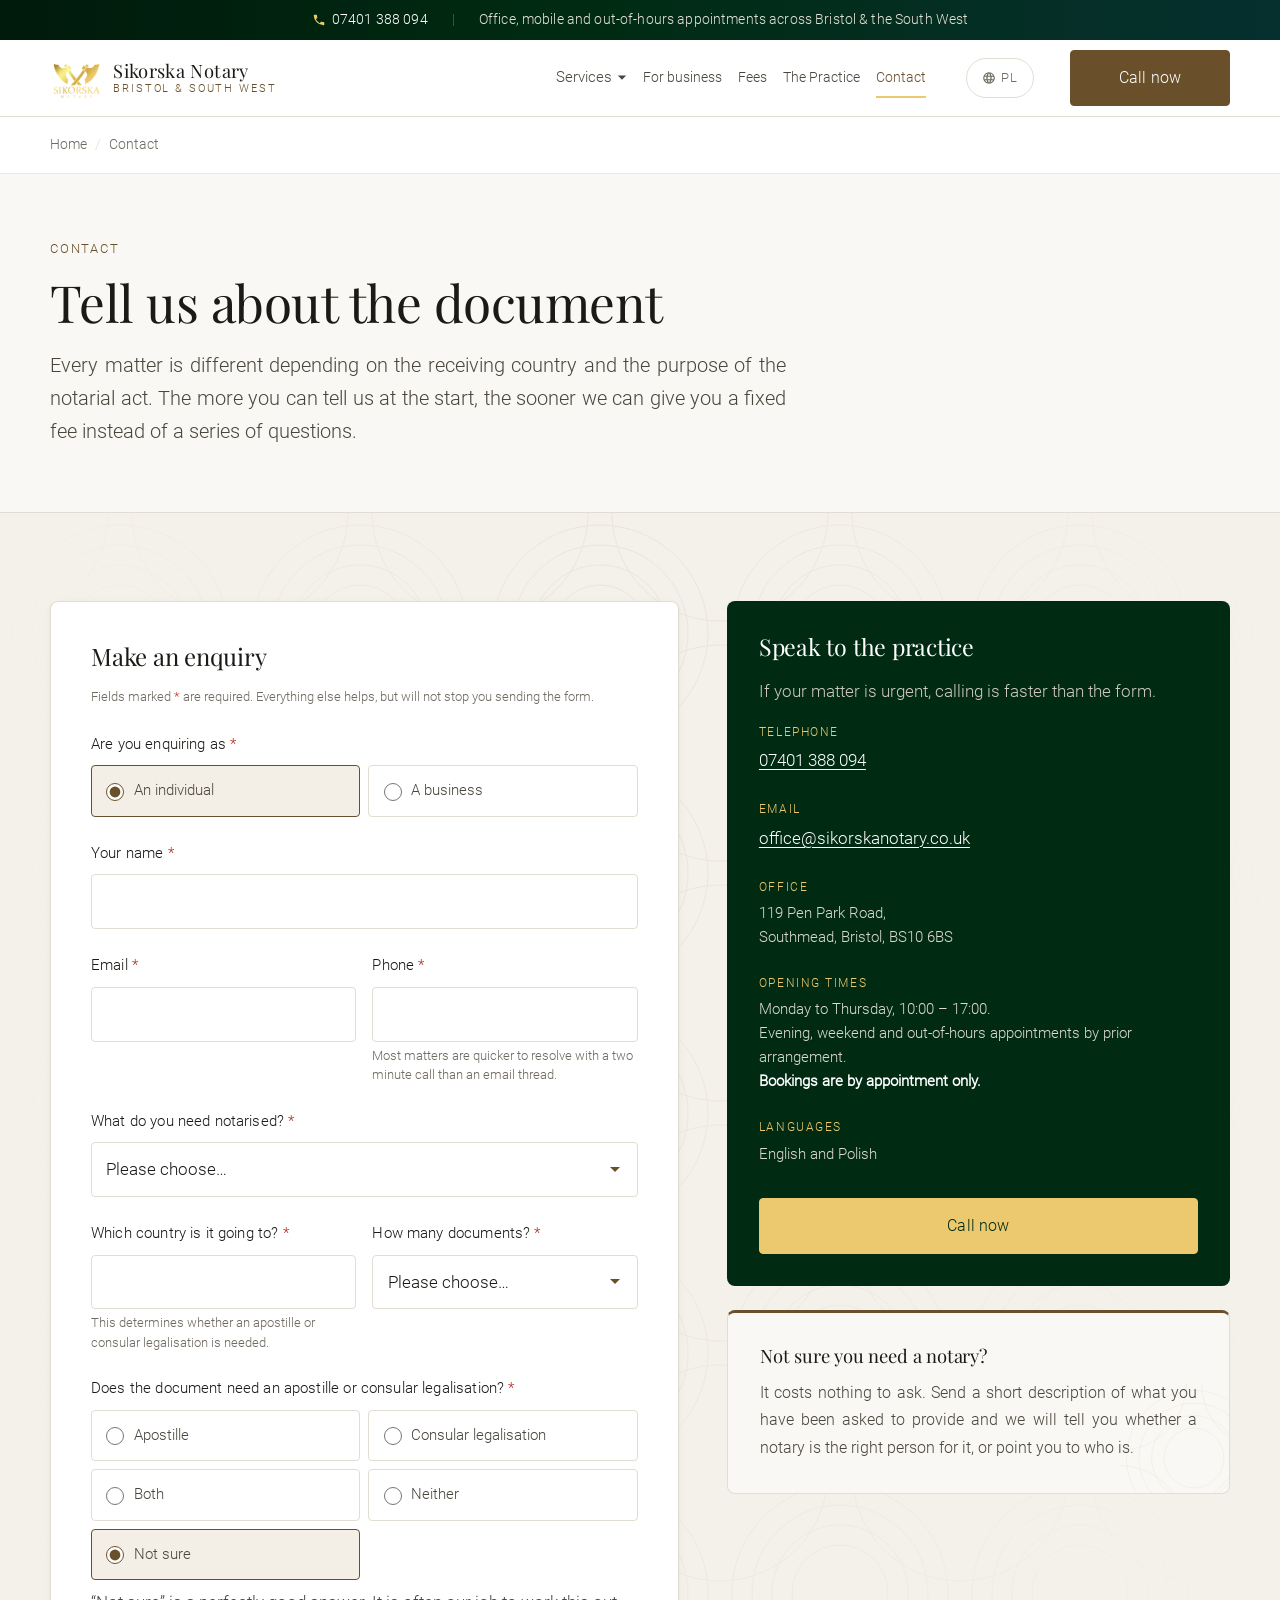
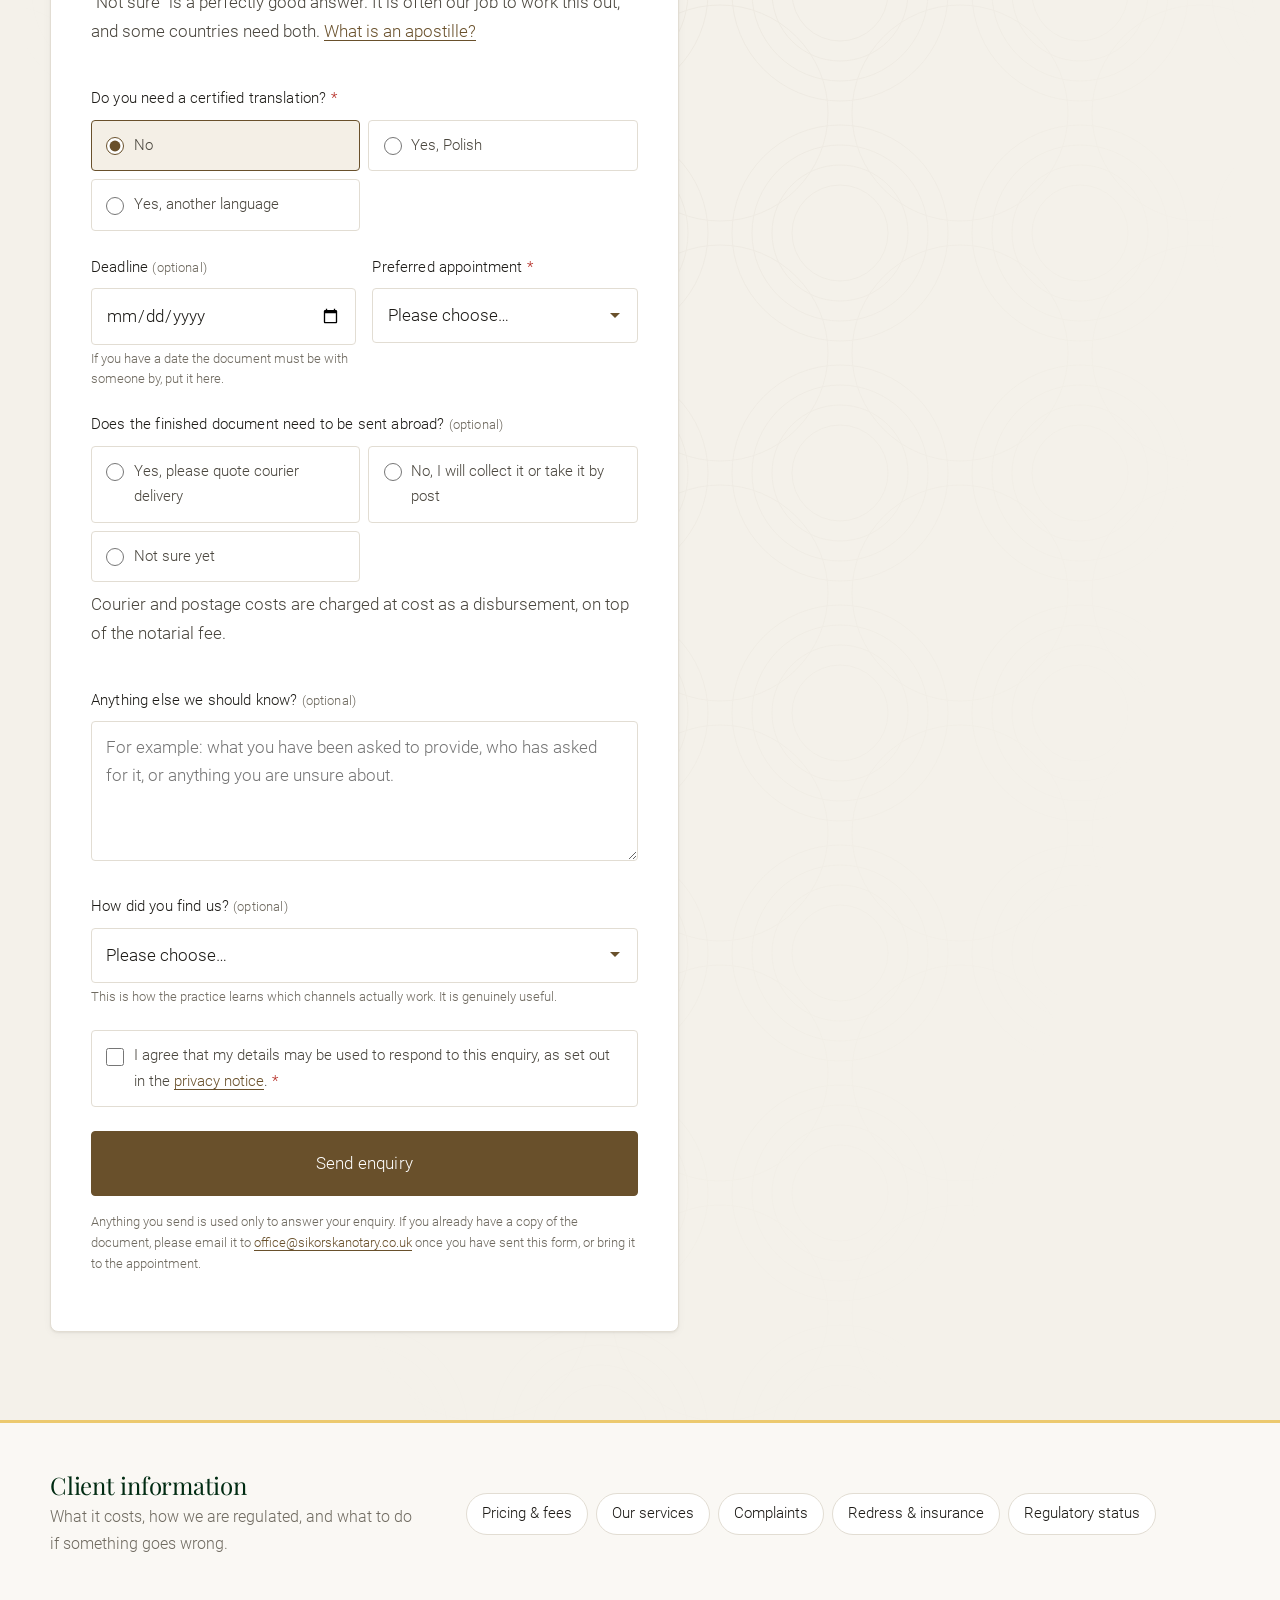
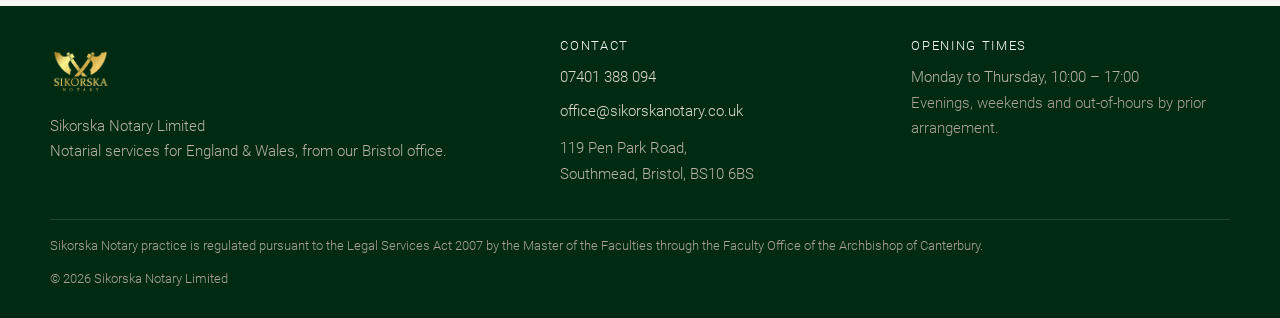
<file: contact.html>
<!DOCTYPE html>
<html lang="en-GB">
<head>
<meta charset="utf-8">
<meta name="viewport" content="width=device-width, initial-scale=1">
<title>Contact &amp; Enquiries | Sikorska Notary, Bristol</title>
<meta name="description" content="Contact Sikorska Notary in Bristol. Send your document details, destination country and deadline for a fixed-fee quote. Call 07401 388 094 or use the enquiry form.">
<link rel="canonical" href="https://www.sikorskanotary.co.uk/contact.html">
<meta name="theme-color" content="#002b12">
<meta property="og:type" content="website">
<meta property="og:url" content="https://www.sikorskanotary.co.uk/contact.html">
<meta property="og:title" content="Contact &amp; Enquiries | Sikorska Notary, Bristol">
<meta property="og:description" content="Send your document details, destination country and deadline for a fixed-fee quote.">
<meta property="og:image" content="https://www.sikorskanotary.co.uk/assets/img/social-card.png">
<meta name="twitter:card" content="summary_large_image">
<link rel="icon" href="assets/img/logo.png" type="image/png">
<link rel="stylesheet" href="assets/css/site.css?v=20260906">
<script type="application/ld+json">
{
  "@context": "https://schema.org",
  "@type": "ContactPage",
  "url": "https://www.sikorskanotary.co.uk/contact.html",
  "name": "Contact Sikorska Notary",
  "mainEntity": { "@id": "https://www.sikorskanotary.co.uk/#practice" },
  "breadcrumb": {
    "@type": "BreadcrumbList",
    "itemListElement": [
      { "@type": "ListItem", "position": 1, "name": "Home", "item": "https://www.sikorskanotary.co.uk/" },
      { "@type": "ListItem", "position": 2, "name": "Contact" }
    ]
  }
}
</script>
</head>
<body>
<a class="skip-link" href="#main">Skip to main content</a>

<div class="callbar">
  <div class="wrap callbar__inner">
    <span class="callbar__item">
      <svg viewBox="0 0 24 24" aria-hidden="true"><path d="M6.6 10.8a15.1 15.1 0 0 0 6.6 6.6l2.2-2.2a1 1 0 0 1 1-.24 11.4 11.4 0 0 0 3.6.58 1 1 0 0 1 1 1V20a1 1 0 0 1-1 1A17 17 0 0 1 3 4a1 1 0 0 1 1-1h3.5a1 1 0 0 1 1 1 11.4 11.4 0 0 0 .58 3.6 1 1 0 0 1-.25 1z"/></svg>
      <a href="tel:+447401388094">07401 388 094</a>
    </span>
    <span class="callbar__sep" aria-hidden="true">|</span>
    <span class="callbar__item">Office, mobile and out-of-hours appointments across Bristol &amp; the South West</span>
  </div>
</div>

<header class="site-header">
  <div class="wrap site-header__inner">
    <a class="brand" href="./">
      <picture><source srcset="assets/img/logo.webp" type="image/webp"><img src="assets/img/logo.png" width="52" height="52" alt=""></picture>
      <span class="brand__name">Sikorska Notary<span class="brand__sub">Bristol &amp; South West</span></span>
    </a>
    <nav class="nav" aria-label="Main">
      <ul class="nav__list">
        <li class="nav__item--has-menu">
          <button type="button" class="nav__toggle" aria-expanded="false" aria-controls="menu-services">Services <svg viewBox="0 0 12 8" aria-hidden="true"><path d="M1 1l5 5 5-5"/></svg></button>
          <ul class="nav__menu" id="menu-services">
            <li><a href="notarial-service.html">Notarial services</a></li>
            <li><a href="apostille-and-legalisation.html">Apostille &amp; legalisation</a></li>
            <li><a href="will-writing-service.html">Will writing</a></li>
          </ul>
        </li>
        <li><a href="for-business.html">For business</a></li>
        <li><a href="fees-and-disbursements.html">Fees</a></li>
        <li><a href="practice.html">The Practice</a></li>
        <li><a href="contact.html" aria-current="page">Contact</a></li>
      </ul>
    </nav>
    <a class="lang-toggle" href="polski.html" hreflang="pl" lang="pl" aria-label="Przejdź na polski"><svg viewBox="0 0 24 24" aria-hidden="true"><path d="M12 2a10 10 0 1 0 0 20 10 10 0 0 0 0-20m6.9 6h-2.9a15.6 15.6 0 0 0-1.4-3.6A8 8 0 0 1 18.9 8M12 4c.8 1.2 1.4 2.5 1.8 4h-3.6c.4-1.5 1-2.8 1.8-4M4.3 14a7.9 7.9 0 0 1 0-4h3.3a16.5 16.5 0 0 0 0 4zm.8 2h2.9c.3 1.3.8 2.5 1.4 3.6A8 8 0 0 1 5.1 16m2.9-8H5.1a8 8 0 0 1 4.3-3.6A15.6 15.6 0 0 0 8 8m4 12c-.8-1.2-1.4-2.5-1.8-4h3.6c-.4 1.5-1 2.8-1.8 4m2.2-6H9.8a14.7 14.7 0 0 1 0-4h4.4a14.7 14.7 0 0 1 0 4m.4 5.6c.6-1.1 1.1-2.3 1.4-3.6h2.9a8 8 0 0 1-4.3 3.6m1.8-5.6a16.5 16.5 0 0 0 0-4h3.3a7.9 7.9 0 0 1 0 4z"/></svg>PL</a>
    <a class="btn btn--primary header__cta" href="tel:+447401388094">Call now</a>
    <button class="burger" type="button" aria-expanded="false" aria-controls="mobile-nav"><span></span><span class="visually-hidden">Menu</span></button>
  </div>
</header>

<div class="mobile-nav" id="mobile-nav" data-open="false">
  <p class="mobile-nav__label">Services</p>
  <ul>
    <li><a href="notarial-service.html">Notarial services</a></li>
    <li><a href="apostille-and-legalisation.html">Apostille &amp; legalisation</a></li>
    <li><a href="will-writing-service.html">Will writing</a></li>
  </ul>
  <p class="mobile-nav__label">More</p>
  <ul>
    <li><a href="for-business.html">For business</a></li>
    <li><a href="fees-and-disbursements.html">Fees &amp; disbursements</a></li>
    <li><a href="practice.html">The Practice</a></li>
    <li><a href="polski.html" lang="pl">Polski</a></li>
    <li><a href="contact.html" aria-current="page">Contact</a></li>
    <li><a href="legal-and-regulatory.html">Legal &amp; regulatory</a></li>
  </ul>
  <a class="btn btn--primary btn--block" href="tel:+447401388094">Call 07401 388 094</a>
  <a class="btn btn--ghost btn--block" href="contact.html">Make an enquiry</a>
</div>

<nav class="crumbs" aria-label="Breadcrumb">
  <div class="wrap">
    <ol><li><a href="./">Home</a></li><li aria-current="page">Contact</li></ol>
  </div>
</nav>

<main id="main">
  <div class="page-head">
    <div class="wrap">
      <p class="eyebrow">Contact</p>
      <h1>Tell us about the document</h1>
      <p class="lede">Every matter is different depending on the receiving country and the purpose of the notarial act. The more you can tell us at the start, the sooner we can give you a fixed fee instead of a series of questions.</p>
    </div>
  </div>

  <section class="section section--deep section--engraved accent-brass">
    <div class="wrap contact-grid">

      <!-- ============ Form ============ -->
      <div>
        <div class="form-panel">
          <h2 style="font-size:1.5rem">Make an enquiry</h2>
          <p class="form-note" style="margin-bottom:var(--sp-5)">Fields marked <span class="req" aria-hidden="true">*</span> are required. Everything else helps, but will not stop you sending the form.</p>

          <p class="form-status" role="alert" aria-live="assertive"></p>

          <!--
            ============================================================
            ENQUIRY FORM: fully built and wired. ONE STEP REMAINS.

            Paste the Web3Forms access key into the value="" below and the form
            is live. Nothing else needs changing.

            To get the key (2 minutes, free, no account or password needed):
              1. Go to https://web3forms.com
              2. Enter office@sikorskanotary.co.uk in the box and press Create Access Key
              3. The key arrives by email. Paste it below.

            Everything else is already handled by this page and site.js:
              - submits over AJAX, so the visitor stays on the page
              - shows a proper success message, no ugly redirect
              - honeypot spam trap (the hidden "botcheck" field)
              - urgent enquiries get [URGENT] prefixed to the email subject
              - the subject line names the matter, so the inbox is sortable
              - auto-reply to the enquirer is configured in the Web3Forms
                dashboard: turn on "Auto Respond" and paste the wording from
                DEPLOY.md so nobody is left wondering if it sent.

            Until the key is added, the form refuses to submit and tells the
            visitor to call or email instead, which is honest rather than
            silently losing the enquiry.
            ============================================================
          -->
          <form id="enquiry-form" action="https://api.web3forms.com/submit" method="POST" novalidate>
            <!-- PASTE THE WEB3FORMS ACCESS KEY HERE -->
            <input type="hidden" name="access_key" value="">

            <input type="hidden" name="subject" value="Website enquiry">
            <input type="hidden" name="from_name" value="Sikorska Notary website">
            <!-- Spam trap. Real people never fill this in; bots do. -->
            <input type="checkbox" name="botcheck" class="honey" tabindex="-1" autocomplete="off">

            <!-- Who -->
            <fieldset class="fieldset">
              <legend class="fieldset__legend">Are you enquiring as <span class="req" aria-hidden="true">*</span><span class="visually-hidden">required</span></legend>
              <div class="choices">
                <label class="choice"><input type="radio" name="client_type" value="individual" data-label="Client type" required checked> An individual</label>
                <label class="choice"><input type="radio" name="client_type" value="business" data-label="Client type"> A business</label>
              </div>
              <p class="field__error" id="err-client-type" aria-live="polite"></p>
            </fieldset>

            <div class="form-row">
              <div class="field">
                <label for="name">Your name <span class="req" aria-hidden="true">*</span><span class="visually-hidden">required</span></label>
                <input type="text" id="name" name="name" data-label="Your name" autocomplete="name" required>
                <p class="field__error" id="err-name" aria-live="polite"></p>
              </div>
              <div class="field" data-when="client_type:business">
                <label for="company">Company <span class="req" aria-hidden="true">*</span><span class="visually-hidden">required</span></label>
                <input type="text" id="company" name="company" data-label="Company" autocomplete="organization" required>
                <p class="field__error" id="err-company" aria-live="polite"></p>
              </div>
            </div>

            <div class="form-row">
              <div class="field">
                <label for="email">Email <span class="req" aria-hidden="true">*</span><span class="visually-hidden">required</span></label>
                <input type="email" id="email" name="email" data-label="Email" autocomplete="email" required>
                <p class="field__error" id="err-email" aria-live="polite"></p>
              </div>
              <div class="field">
                <label for="phone">Phone <span class="req" aria-hidden="true">*</span><span class="visually-hidden">required</span></label>
                <input type="tel" id="phone" name="phone" data-label="Phone" autocomplete="tel" required
                       pattern="[0-9 ()+\-]{9,20}" inputmode="tel">
                <span class="hint">Most matters are quicker to resolve with a two minute call than an email thread.</span>
                <p class="field__error" id="err-phone" aria-live="polite"></p>
              </div>
            </div>

            <!-- What -->
            <div class="field">
              <label for="document_type">What do you need notarised? <span class="req" aria-hidden="true">*</span><span class="visually-hidden">required</span></label>
              <select id="document_type" name="document_type" data-label="Document type" required>
                <option value="">Please choose&hellip;</option>
                <!-- PSI REVIEW 2, page 3: list expanded and two entries renamed at the
                     client's request. "Adoption application" became "Documentation for
                     Adoption and Surrogacy", and "Certified copy of a certificate or diploma"
                     became "Academic or Professional Certificates & Letters". -->
                <optgroup label="Individual">
                  <option>Power of attorney</option>
                  <option>Certified copy of passport or ID</option>
                  <option>Academic or Professional Certificates &amp; Letters</option>
                  <option>Statutory declaration or affidavit</option>
                  <option>Consent letter for a child travelling</option>
                  <option>Property purchase or sale abroad</option>
                  <option>HM Land Registry Forms (ID1, ID2 &amp; ID5)</option>
                  <option>Probate &amp; Estate Administration Documents</option>
                  <option>Change of name deed</option>
                  <option>Final Order (Divorce) / Decree Absolute</option>
                  <option>Documentation for Adoption and Surrogacy</option>
                  <option>Passport Applications</option>
                  <option>Sponsorship Letter</option>
                  <option>Timeshare Documentation</option>
                  <option>Private Agreements</option>
                  <option>Pension or life certificate</option>
                  <option>Translation to be certified</option>
                </optgroup>
                <optgroup label="Business">
                  <option>Corporate power of attorney</option>
                  <option>Company documents (incorporation, resolutions, accounts)</option>
                  <option>Certification of identity of directors or officers</option>
                  <option>Commercial contract for international use</option>
                  <option>Loan or mortgage documents</option>
                  <option>Share pledge</option>
                  <option>Trademark assignment</option>
                  <option>Overseas bank account or branch setup</option>
                  <option>Commercial property abroad</option>
                </optgroup>
                <option>Will writing</option>
                <option>I am not sure, please advise</option>
              </select>
              <p class="field__error" id="err-doc" aria-live="polite"></p>
            </div>

            <div class="field" data-when="client_type:business">
              <label for="po_ref">Purchase order or matter reference <span class="optional">(optional)</span></label>
              <input type="text" id="po_ref" name="po_ref" data-label="PO or matter reference">
              <span class="hint">If your firm uses a reference for this matter, add it here.</span>
            </div>

            <div class="form-row">
              <div class="field">
                <label for="destination">Which country is it going to? <span class="req" aria-hidden="true">*</span><span class="visually-hidden">required</span></label>
                <input type="text" id="destination" name="destination" data-label="Destination country" list="countries" required autocomplete="off">
                <datalist id="countries">
                  <option>Poland</option><option>Spain</option><option>France</option><option>Italy</option>
                  <option>Portugal</option><option>Germany</option><option>Netherlands</option><option>Ireland</option>
                  <option>United Arab Emirates</option><option>Saudi Arabia</option><option>Qatar</option><option>Egypt</option>
                  <option>India</option><option>Pakistan</option><option>China</option><option>Japan</option>
                  <option>United States</option><option>Canada</option><option>Australia</option><option>New Zealand</option>
                  <option>South Africa</option><option>Nigeria</option><option>Brazil</option><option>Mexico</option>
                  <option>Turkey</option><option>Ukraine</option><option>Cyprus</option><option>Greece</option>
                  <option>Staying in the UK</option><option>I do not know yet</option>
                </datalist>
                <span class="hint">This determines whether an apostille or consular legalisation is needed.</span>
                <p class="field__error" id="err-dest" aria-live="polite"></p>
              </div>
              <div class="field">
                <label for="quantity">How many documents? <span class="req" aria-hidden="true">*</span><span class="visually-hidden">required</span></label>
                <select id="quantity" name="quantity" data-label="Number of documents" required>
                  <option value="">Please choose&hellip;</option>
                  <option>1</option>
                  <option>2 to 5</option>
                  <option>6 to 20</option>
                  <option>More than 20</option>
                </select>
                <p class="field__error" id="err-qty" aria-live="polite"></p>
              </div>
            </div>

            <!-- These two questions decide whether the matter is a single appointment or a
                 longer chain through the FCDO. Asking them here removes an email round trip. -->
            <!-- PSI FEEDBACK 15: a document sometimes needs BOTH an apostille and consular
                 legalisation, so that is now its own option rather than being hidden inside "Yes". -->
            <fieldset class="fieldset">
              <legend class="fieldset__legend">Does the document need an apostille or consular legalisation? <span class="req" aria-hidden="true">*</span><span class="visually-hidden">required</span></legend>
              <div class="choices">
                <label class="choice"><input type="radio" name="legalisation" value="Apostille" data-label="Legalisation" required> Apostille</label>
                <label class="choice"><input type="radio" name="legalisation" value="Consular legalisation" data-label="Legalisation"> Consular legalisation</label>
                <label class="choice"><input type="radio" name="legalisation" value="Both apostille and consular legalisation" data-label="Legalisation"> Both</label>
                <label class="choice"><input type="radio" name="legalisation" value="No" data-label="Legalisation"> Neither</label>
                <label class="choice"><input type="radio" name="legalisation" value="Not sure" data-label="Legalisation" checked> Not sure</label>
              </div>
              <p class="hint" style="margin-top:var(--sp-2)">&ldquo;Not sure&rdquo; is a perfectly good answer. It is often our job to work this out, and some countries need both. <a href="apostille-and-legalisation.html">What is an apostille?</a></p>
              <p class="field__error" id="err-legal" aria-live="polite"></p>
            </fieldset>

            <fieldset class="fieldset">
              <legend class="fieldset__legend">Do you need a certified translation? <span class="req" aria-hidden="true">*</span><span class="visually-hidden">required</span></legend>
              <div class="choices">
                <label class="choice"><input type="radio" name="translation" value="No" data-label="Translation" required checked> No</label>
                <label class="choice"><input type="radio" name="translation" value="Yes, Polish" data-label="Translation"> Yes, Polish</label>
                <label class="choice"><input type="radio" name="translation" value="Yes, another language" data-label="Translation"> Yes, another language</label>
              </div>
              <p class="field__error" id="err-trans" aria-live="polite"></p>
            </fieldset>

            <div class="field" data-when="translation:Yes, another language">
              <label for="translation_lang">Which language? <span class="optional">(optional)</span></label>
              <input type="text" id="translation_lang" name="translation_lang" data-label="Translation language">
              <span class="hint">Polish translations are certified in house. Other languages go through a translator, which is quoted as a disbursement.</span>
            </div>

            <!-- When -->
            <div class="form-row">
              <div class="field accent-wax">
                <label for="deadline">Deadline <span class="optional">(optional)</span></label>
                <input type="date" id="deadline" name="deadline" data-label="Deadline">
                <span class="hint">If you have a date the document must be with someone by, put it here.</span>
                <!-- Revealed by site.js when the chosen date is within 3 days. An urgent
                     matter should not sit unread in an inbox overnight. -->
                <p class="field__error" id="urgent-prompt" aria-live="polite" style="color:var(--wax)"></p>
              </div>
              <div class="field">
                <label for="appointment">Preferred appointment <span class="req" aria-hidden="true">*</span><span class="visually-hidden">required</span></label>
                <select id="appointment" name="appointment" data-label="Preferred appointment" required>
                  <option value="">Please choose&hellip;</option>
                  <option>At the Bristol office</option>
                  <option>At my home</option>
                  <option>At my workplace or place of business</option>
                  <option>At a care home or hospital</option>
                  <option>Evening or weekend, by arrangement</option>
                  <option>No preference</option>
                </select>
                <p class="field__error" id="err-appt" aria-live="polite"></p>
              </div>
            </div>

            <!-- PSI FEEDBACK 15: ask up front whether the finished document needs couriering
                 abroad, so the disbursement can be quoted with the fee rather than after it. -->
            <fieldset class="fieldset">
              <legend class="fieldset__legend">Does the finished document need to be sent abroad? <span class="optional">(optional)</span></legend>
              <div class="choices">
                <label class="choice"><input type="radio" name="courier" value="Yes, courier abroad" data-label="Courier"> Yes, please quote courier delivery</label>
                <label class="choice"><input type="radio" name="courier" value="No, I will collect or receive by post" data-label="Courier"> No, I will collect it or take it by post</label>
                <label class="choice"><input type="radio" name="courier" value="Not sure" data-label="Courier"> Not sure yet</label>
              </div>
              <p class="hint" style="margin-top:var(--sp-2)">Courier and postage costs are charged at cost as a disbursement, on top of the notarial fee.</p>
            </fieldset>

            <div class="field" data-when="appointment:At my home|At my workplace or place of business|At a care home or hospital">
              <label for="visit_location">Where should we come to? <span class="optional">(optional)</span></label>
              <input type="text" id="visit_location" name="visit_location" data-label="Visit location" placeholder="Town or postcode is enough at this stage">
              <span class="hint">Mobile visits and appointments outside normal business hours may incur an additional fee. This will be included in your quote.</span>
            </div>

            <!-- Business-only -->
            <div class="field" data-when="client_type:business">
              <label for="volume">Is this a one-off or ongoing? <span class="optional">(optional)</span></label>
              <select id="volume" name="volume" data-label="Volume">
                <option value="">Please choose&hellip;</option>
                <option>A one-off matter</option>
                <option>Occasional, a few times a year</option>
                <option>Regular, monthly or more</option>
                <option>A single high-volume batch</option>
              </select>
              <span class="hint">If this is likely to be recurring or a large batch, it helps to say so up front.</span>
            </div>

            <div class="field">
              <label for="message">Anything else we should know? <span class="optional">(optional)</span></label>
              <textarea id="message" name="message" data-label="Message" placeholder="For example: what you have been asked to provide, who has asked for it, or anything you are unsure about."></textarea>
            </div>


            <div class="field">
              <label for="heard">How did you find us? <span class="optional">(optional)</span></label>
              <select id="heard" name="heard" data-label="Source">
                <option value="">Please choose&hellip;</option>
                <option>Google or another search engine</option>
                <option>Recommended by a solicitor or accountant</option>
                <option>Recommended by a friend or colleague</option>
                <option>A notary directory</option>
                <option>I have used Sikorska Notary before</option>
                <option>Other</option>
              </select>
              <span class="hint">This is how the practice learns which channels actually work. It is genuinely useful.</span>
            </div>

            <fieldset class="fieldset">
              <legend class="visually-hidden">Consent</legend>
              <label class="choice">
                <input type="checkbox" name="consent" value="yes" data-label="Consent" required>
                <span>I agree that my details may be used to respond to this enquiry, as set out in the <a href="legal-and-regulatory.html#privacy">privacy notice</a>. <span class="req" aria-hidden="true">*</span></span>
              </label>
              <p class="field__error" id="err-consent" aria-live="polite"></p>
            </fieldset>

            <!-- The button is safe to ship. site.js refuses to submit while the
                 access key is empty and tells the visitor to call instead, so an
                 enquiry can never be silently lost. -->
            <button type="submit" class="btn btn--primary btn--lg btn--block">Send enquiry</button>

            <p class="form-note" style="margin-top:var(--sp-4)">Anything you send is used only to answer your enquiry. If you already have a copy of the document, please email it to <a href="mailto:office@sikorskanotary.co.uk">office@sikorskanotary.co.uk</a> once you have sent this form, or bring it to the appointment.</p>
          </form>
        </div>

        <!-- BUILD NOTE, NOT FOR PUBLICATION. Do not un-comment.
          The form is not wired to a handler yet, and there is no auto-reply. Both are required before this page goes live. Instructions are in the HTML comment directly above the &lt;form&gt; tag.
        -->
      </div>

      <!-- ============ Aside ============ -->
      <aside>
        <div class="contact-card reveal" data-reveal-group="aside">
          <h3>Speak to the practice</h3>
          <p style="color:#cfc9bd">If your matter is urgent, calling is faster than the form.</p>
          <dl>
            <dt>Telephone</dt>
            <dd><a href="tel:+447401388094">07401 388 094</a></dd>
            <dt>Email</dt>
            <dd><a href="mailto:office@sikorskanotary.co.uk">office@sikorskanotary.co.uk</a></dd>
            <dt>Office</dt>
            <dd class="small">119 Pen Park Road,<br>Southmead, Bristol, BS10 6BS</dd>
            <dt>Opening times</dt>
            <!-- PSI FEEDBACK 7: bookings are by appointment only, confirmed by the client. -->
            <dd class="small">Monday to Thursday, 10:00 &ndash; 17:00.<br>Evening, weekend and out-of-hours appointments by prior arrangement.<br><strong style="color:#fff">Bookings are by appointment only.</strong></dd>
            <dt>Languages</dt>
            <dd class="small">English and Polish</dd>
          </dl>
          <a class="btn btn--gold btn--block" href="tel:+447401388094" style="margin-top:var(--sp-6)">Call now</a>
        </div>

        <!-- No photograph in this column. The aside is sticky, so an image here
             slid against the form as the page scrolled. The column reads more
             cleanly without one, and the form is what this page is for. -->

        <div class="card card--accent card--engraved reveal" data-reveal-group="aside" style="margin-top:var(--sp-5);background:var(--paper-warm)">
          <h3 style="font-size:1.15rem">Not sure you need a notary?</h3>
          <p class="mb-0">It costs nothing to ask. Send a short description of what you have been asked to provide and we will tell you whether a notary is the right person for it, or point you to who is.</p>
        </div>
      </aside>
    </div>
  </section>
</main>
<!-- ============ Client information (Rule 14.2) ============
     Rule 14.2 of the Notaries Practice Rules requires that clear information on
     pricing, service, complaints, redress and regulatory status is available for
     the public to access on the website. The footer carries these too, but footer
     links read as small print. This band gives the same five items a visible
     home directly above the footer, on every page, named in the rule's own order
     so a regulator can tick them off. It also separates the dark call-to-action
     band from the dark footer, which previously butted together. -->
<section class="clientinfo" aria-labelledby="clientinfo-title">
  <div class="wrap clientinfo__inner">
    <div class="clientinfo__lead">
      <h2 class="clientinfo__title" id="clientinfo-title">Client information</h2>
      <p class="clientinfo__sub">What it costs, how we are regulated, and what to do
        if something goes wrong.</p>
    </div>
    <ul class="clientinfo__links">
      <li><a href="fees-and-disbursements.html">Pricing &amp; fees</a></li>
      <li><a href="notarial-service.html">Our services</a></li>
      <li><a href="legal-and-regulatory.html#complaints">Complaints</a></li>
      <li><a href="legal-and-regulatory.html#redress">Redress &amp; insurance</a></li>
      <li><a href="legal-and-regulatory.html#regulatory">Regulatory status</a></li>
    </ul>
  </div>
</section>


<footer class="site-footer">
  <div class="wrap">
    <div class="footer__grid">
      <div class="footer__brand">
        <picture><source srcset="assets/img/logo.webp" type="image/webp"><img src="assets/img/logo.png" width="62" height="62" alt="Sikorska Notary"></picture>
        <p>Sikorska Notary Limited<br>Notarial services for England &amp; Wales, from our Bristol office.</p>
      </div>
      <div>
        <h4>Contact</h4>
        <ul class="footer__list">
          <li><a href="tel:+447401388094">07401 388 094</a></li>
          <li><a href="mailto:office@sikorskanotary.co.uk">office@sikorskanotary.co.uk</a></li>
          <li style="margin-top:var(--sp-3)">119 Pen Park Road,<br>Southmead, Bristol, BS10 6BS</li>
        </ul>
      </div>
      <div>
        <h4>Opening times</h4>
        <p class="mb-0">Monday to Thursday, 10:00 &ndash; 17:00<br><span style="color:#a9a296">Evenings, weekends and out-of-hours by prior arrangement.</span></p>
      </div>
    </div>
    <div class="footer__legal">
      <p>Sikorska Notary practice is regulated pursuant to the Legal Services Act 2007 by the Master of the Faculties through the Faculty Office of the Archbishop of Canterbury.</p>
      <p class="footer__copyright">&copy; <span id="yr">2026</span> Sikorska Notary Limited</p>
    </div>
  </div>
</footer>

<div class="mobile-cta">
  <a class="btn btn--primary" href="tel:+447401388094">Call 07401 388 094</a>
</div>

<script src="assets/js/site.js?v=20260906" defer></script>
<script>document.getElementById('yr').textContent=new Date().getFullYear();</script>
</body>
</html>
</file>
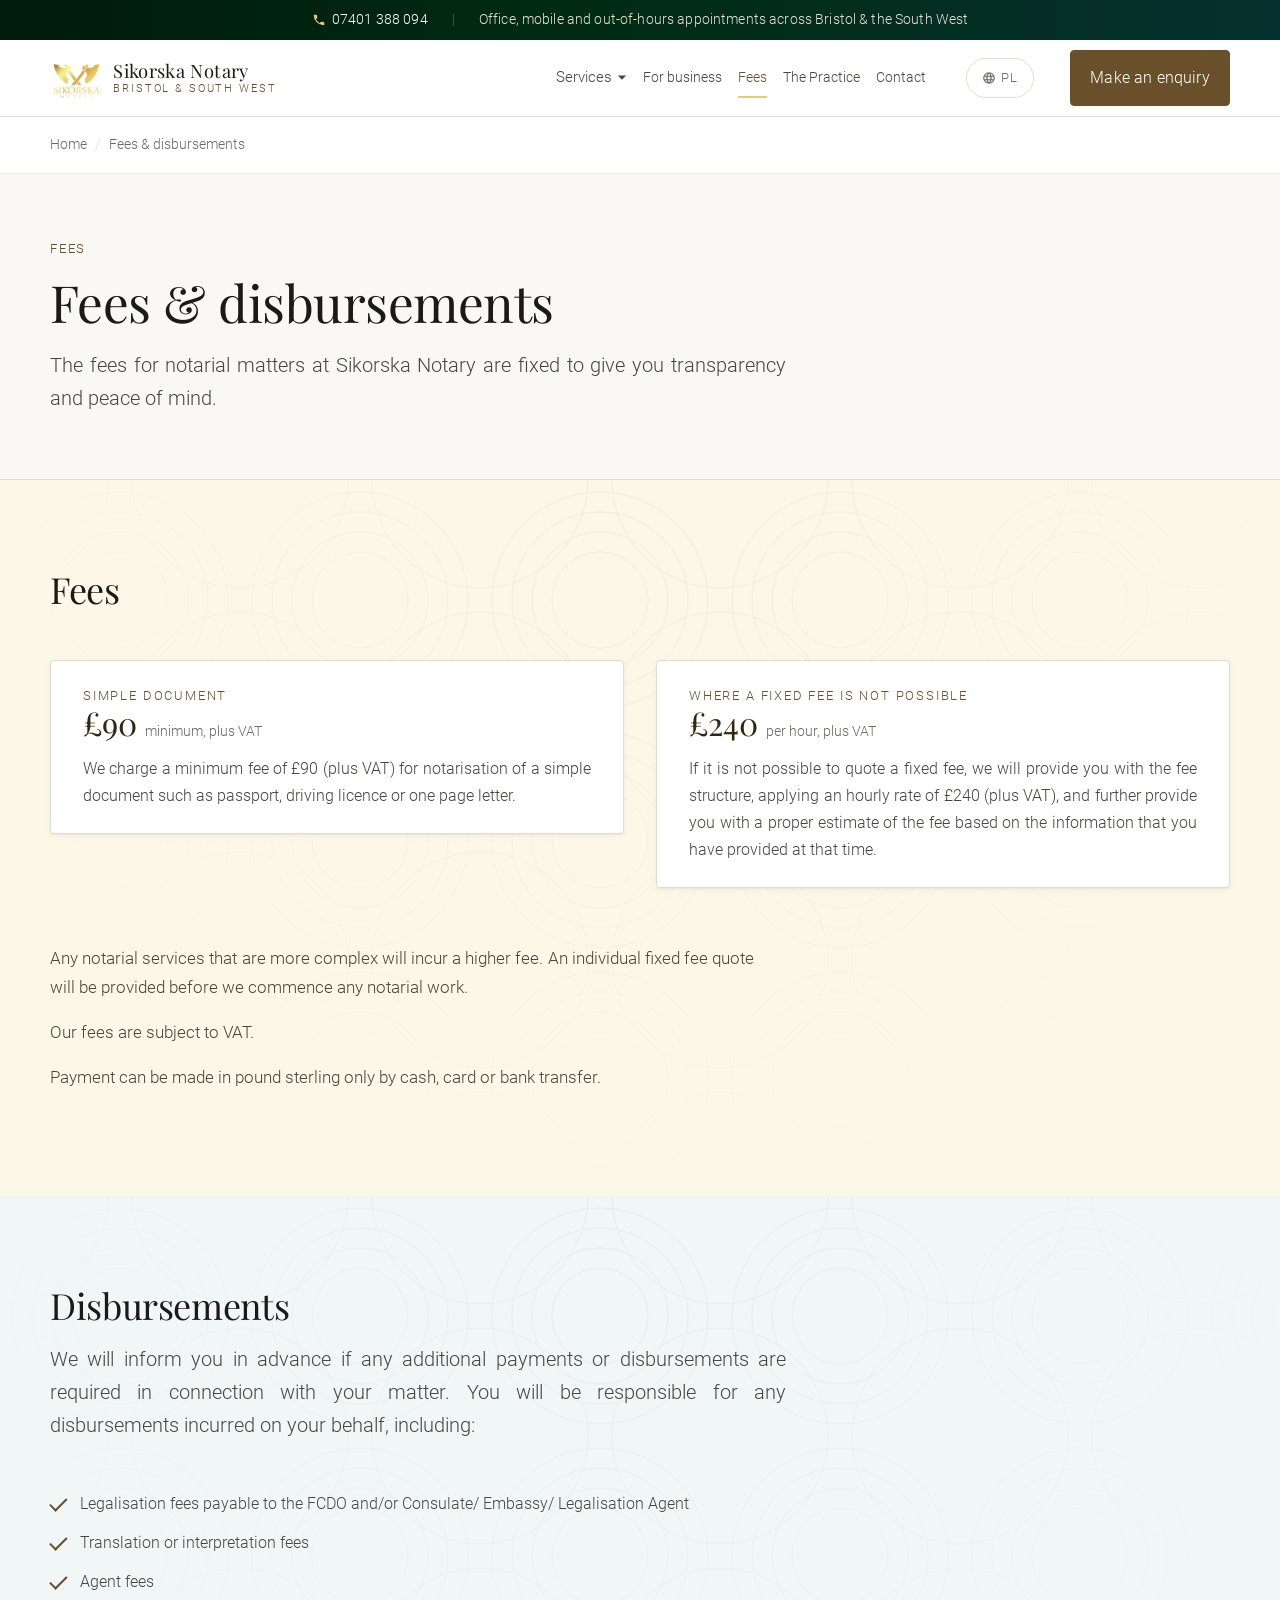
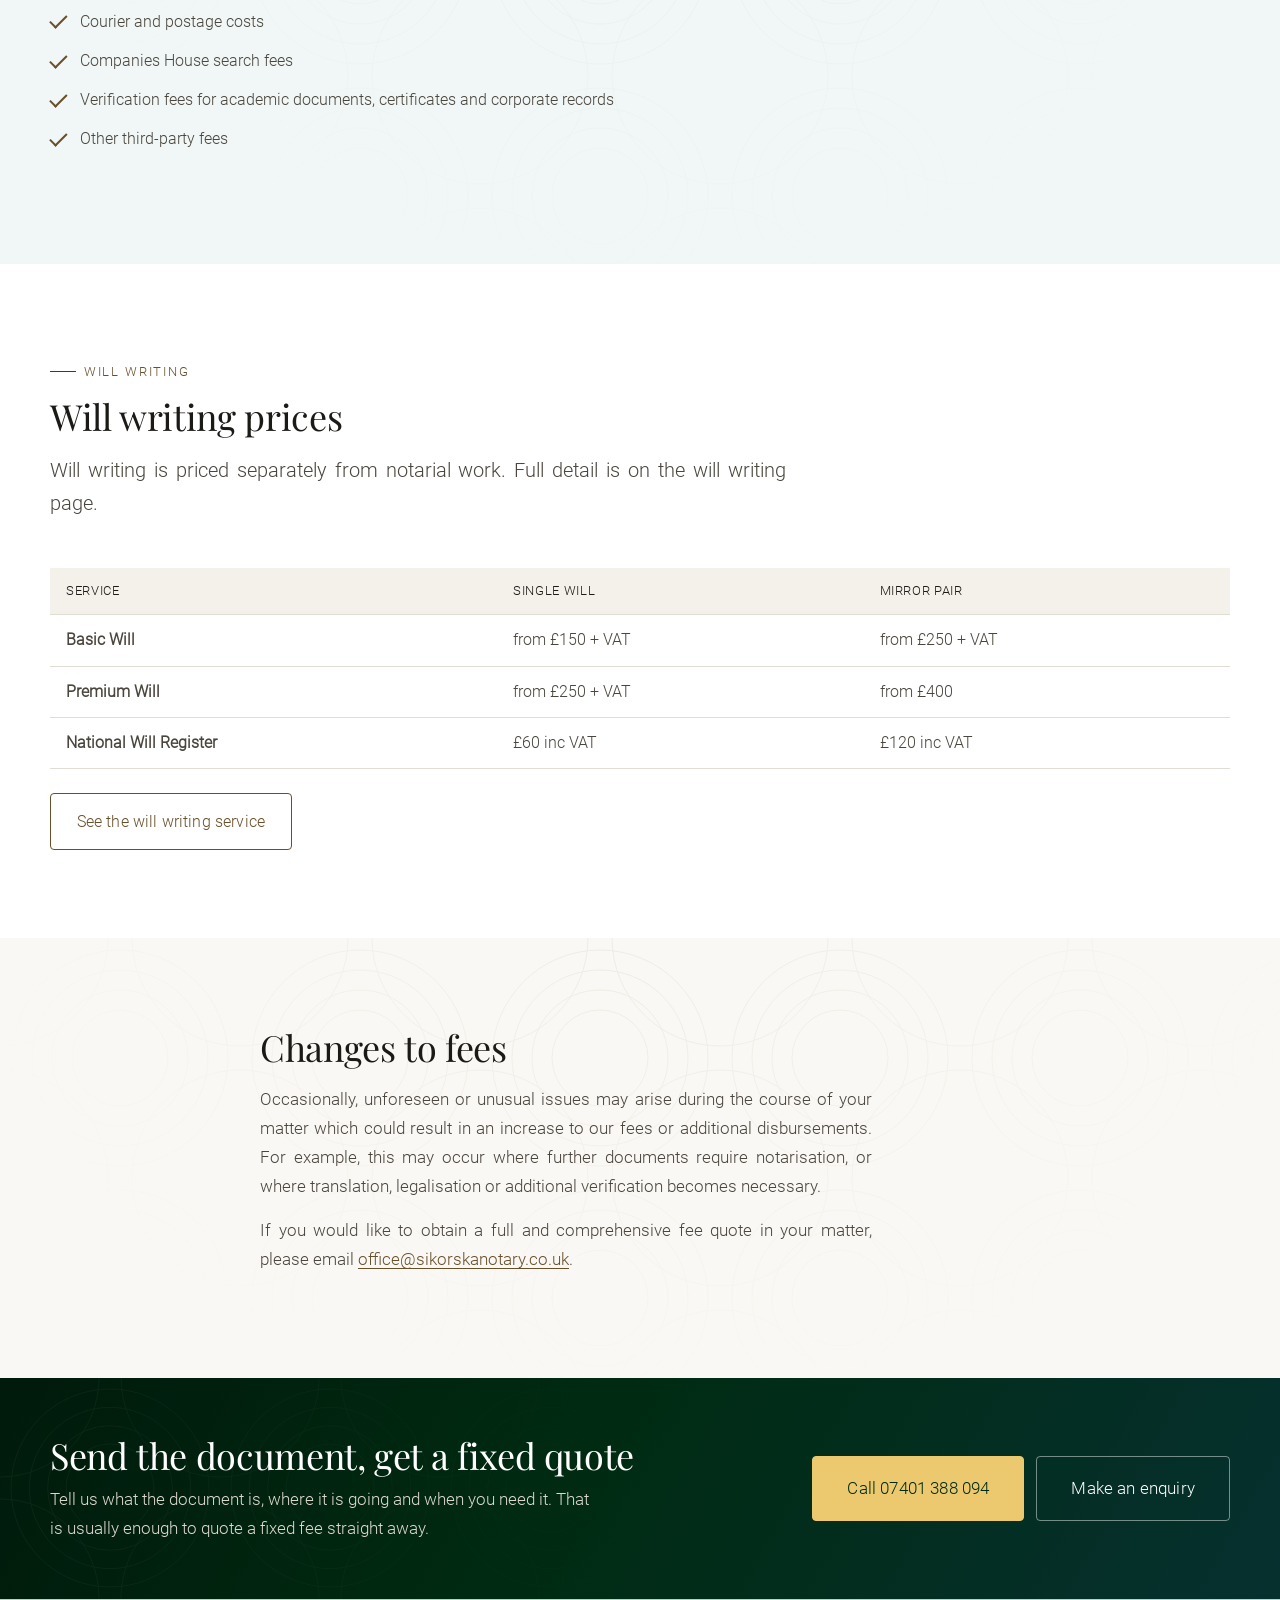
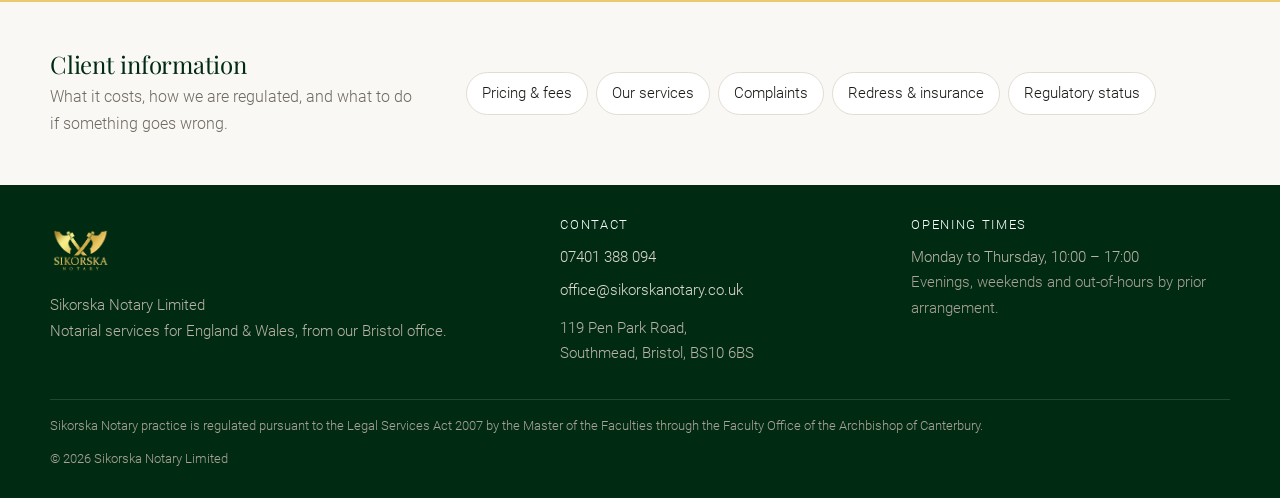
<file: fees-and-disbursements.html>
<!DOCTYPE html>
<html lang="en-GB">
<head>
<meta charset="utf-8">
<meta name="viewport" content="width=device-width, initial-scale=1">
<title>Fees &amp; Disbursements | Sikorska Notary, Bristol</title>
<meta name="description" content="Notary fees at Sikorska Notary, Bristol. Fixed fees from £90 + VAT for a simple document, £240 + VAT per hour where a fixed fee is not possible, plus disbursements explained in full.">
<link rel="canonical" href="https://www.sikorskanotary.co.uk/fees-and-disbursements.html">
<meta name="theme-color" content="#002b12">
<meta property="og:type" content="website">
<meta property="og:site_name" content="Sikorska Notary">
<meta property="og:locale" content="en_GB">
<meta property="og:url" content="https://www.sikorskanotary.co.uk/fees-and-disbursements.html">
<meta property="og:title" content="Fees &amp; Disbursements | Sikorska Notary, Bristol">
<meta property="og:description" content="Fixed notarial fees from £90 + VAT, an hourly rate of £240 + VAT where a fixed fee is not possible, and a full list of disbursements.">
<meta property="og:image" content="https://www.sikorskanotary.co.uk/assets/img/social-card.png">
<meta name="twitter:card" content="summary_large_image">
<link rel="icon" href="assets/img/logo.png" type="image/png">
<link rel="apple-touch-icon" href="assets/img/logo.png">
<link rel="stylesheet" href="assets/css/site.css?v=20260906">
<script type="application/ld+json">
{
  "@context": "https://schema.org",
  "@graph": [
    {
      "@type": "WebPage",
      "@id": "https://www.sikorskanotary.co.uk/fees-and-disbursements.html",
      "url": "https://www.sikorskanotary.co.uk/fees-and-disbursements.html",
      "name": "Fees & disbursements",
      "description": "Notarial fees and disbursements at Sikorska Notary Limited, Bristol.",
      "inLanguage": "en-GB",
      "about": { "@id": "https://www.sikorskanotary.co.uk/#practice" },
      "isPartOf": { "@id": "https://www.sikorskanotary.co.uk/#website" },
      "breadcrumb": {
        "@type": "BreadcrumbList",
        "itemListElement": [
          { "@type": "ListItem", "position": 1, "name": "Home", "item": "https://www.sikorskanotary.co.uk/" },
          { "@type": "ListItem", "position": 2, "name": "Fees & disbursements" }
        ]
      }
    },
    {
      "@type": "Service",
      "name": "Notarial services",
      "serviceType": "Notary public services",
      "provider": { "@id": "https://www.sikorskanotary.co.uk/#practice" },
      "areaServed": [
        { "@type": "City", "name": "Bristol" },
        { "@type": "AdministrativeArea", "name": "South West England" }
      ],
      "offers": [
        {
          "@type": "Offer",
          "name": "Notarisation of a simple document",
          "description": "Minimum fee for notarisation of a simple document such as passport, driving licence or one page letter.",
          "price": "90.00",
          "priceCurrency": "GBP",
          "valueAddedTaxIncluded": false,
          "url": "https://www.sikorskanotary.co.uk/fees-and-disbursements.html"
        },
        {
          "@type": "Offer",
          "name": "Hourly rate",
          "description": "Applied where it is not possible to quote a fixed fee.",
          "price": "240.00",
          "priceCurrency": "GBP",
          "valueAddedTaxIncluded": false,
          "url": "https://www.sikorskanotary.co.uk/fees-and-disbursements.html"
        }
      ]
    }
  ]
}
</script>
</head>
<body>
<a class="skip-link" href="#main">Skip to main content</a>

<!-- ============ Call bar ============ -->
<div class="callbar">
  <div class="wrap callbar__inner">
    <span class="callbar__item">
      <svg viewBox="0 0 24 24" aria-hidden="true"><path d="M6.6 10.8a15.1 15.1 0 0 0 6.6 6.6l2.2-2.2a1 1 0 0 1 1-.24 11.4 11.4 0 0 0 3.6.58 1 1 0 0 1 1 1V20a1 1 0 0 1-1 1A17 17 0 0 1 3 4a1 1 0 0 1 1-1h3.5a1 1 0 0 1 1 1 11.4 11.4 0 0 0 .58 3.6 1 1 0 0 1-.25 1z"/></svg>
      <a href="tel:+447401388094">07401 388 094</a>
    </span>
    <span class="callbar__sep" aria-hidden="true">|</span>
    <span class="callbar__item">Office, mobile and out-of-hours appointments across Bristol &amp; the South West</span>
  </div>
</div>

<!-- ============ Header ============ -->
<header class="site-header">
  <div class="wrap site-header__inner">
    <a class="brand" href="./">
      <picture>
        <source srcset="assets/img/logo.webp" type="image/webp">
        <img src="assets/img/logo.png" width="52" height="52" alt="">
      </picture>
      <span class="brand__name">Sikorska Notary<span class="brand__sub">Bristol &amp; South West</span></span>
    </a>

    <nav class="nav" aria-label="Main">
      <ul class="nav__list">
        <li class="nav__item--has-menu">
          <button type="button" class="nav__toggle" aria-expanded="false" aria-controls="menu-services">Services <svg viewBox="0 0 12 8" aria-hidden="true"><path d="M1 1l5 5 5-5"/></svg></button>
          <ul class="nav__menu" id="menu-services">
            <li><a href="notarial-service.html">Notarial services</a></li>
            <li><a href="apostille-and-legalisation.html">Apostille &amp; legalisation</a></li>
            <li><a href="will-writing-service.html">Will writing</a></li>
          </ul>
        </li>
        <li><a href="for-business.html">For business</a></li>
        <li><a href="fees-and-disbursements.html" aria-current="page">Fees</a></li>
        <li><a href="practice.html">The Practice</a></li>
        <li><a href="contact.html">Contact</a></li>
      </ul>
    </nav>

    <a class="lang-toggle" href="polski.html" hreflang="pl" lang="pl" aria-label="Przejdź na polski"><svg viewBox="0 0 24 24" aria-hidden="true"><path d="M12 2a10 10 0 1 0 0 20 10 10 0 0 0 0-20m6.9 6h-2.9a15.6 15.6 0 0 0-1.4-3.6A8 8 0 0 1 18.9 8M12 4c.8 1.2 1.4 2.5 1.8 4h-3.6c.4-1.5 1-2.8 1.8-4M4.3 14a7.9 7.9 0 0 1 0-4h3.3a16.5 16.5 0 0 0 0 4zm.8 2h2.9c.3 1.3.8 2.5 1.4 3.6A8 8 0 0 1 5.1 16m2.9-8H5.1a8 8 0 0 1 4.3-3.6A15.6 15.6 0 0 0 8 8m4 12c-.8-1.2-1.4-2.5-1.8-4h3.6c-.4 1.5-1 2.8-1.8 4m2.2-6H9.8a14.7 14.7 0 0 1 0-4h4.4a14.7 14.7 0 0 1 0 4m.4 5.6c.6-1.1 1.1-2.3 1.4-3.6h2.9a8 8 0 0 1-4.3 3.6m1.8-5.6a16.5 16.5 0 0 0 0-4h3.3a7.9 7.9 0 0 1 0 4z"/></svg>PL</a>
    <a class="btn btn--primary header__cta" href="contact.html">Make an enquiry</a>

    <button class="burger" type="button" aria-expanded="false" aria-controls="mobile-nav">
      <span></span>
      <span class="visually-hidden">Menu</span>
    </button>
  </div>
</header>

<div class="mobile-nav" id="mobile-nav" data-open="false">
  <p class="mobile-nav__label">Services</p>
  <ul>
    <li><a href="notarial-service.html">Notarial services</a></li>
    <li><a href="apostille-and-legalisation.html">Apostille &amp; legalisation</a></li>
    <li><a href="will-writing-service.html">Will writing</a></li>
  </ul>
  <p class="mobile-nav__label">More</p>
  <ul>
    <li><a href="for-business.html">For business</a></li>
    <li><a href="fees-and-disbursements.html" aria-current="page">Fees &amp; disbursements</a></li>
    <li><a href="practice.html">The Practice</a></li>
    <li><a href="polski.html" lang="pl">Polski</a></li>
    <li><a href="contact.html">Contact</a></li>
    <li><a href="legal-and-regulatory.html">Legal &amp; regulatory</a></li>
  </ul>
  <a class="btn btn--primary btn--block" href="tel:+447401388094">Call 07401 388 094</a>
  <a class="btn btn--ghost btn--block" href="contact.html">Make an enquiry</a>
</div>

<nav class="crumbs" aria-label="Breadcrumb">
  <div class="wrap">
    <ol><li><a href="./">Home</a></li><li aria-current="page">Fees &amp; disbursements</li></ol>
  </div>
</nav>

<main id="main">

  <div class="page-head">
    <div class="wrap">
      <p class="eyebrow">Fees</p>
      <h1>Fees &amp; disbursements</h1>
      <!-- Source copy: opening line of the "Fees" section, reproduced verbatim as the page lede. -->
      <p class="lede">The fees for notarial matters at Sikorska Notary are fixed to give you transparency and peace of mind.</p>
    </div>
  </div>

  <!-- ============ Headline rates ============ -->
  <section class="section section--gold section--engraved accent-gold" aria-labelledby="fees-heading">
    <div class="wrap">
      <div class="section-head">
        <h2 id="fees-heading">Fees</h2>
      </div>

      <div class="grid grid--2" style="gap:var(--sp-6);align-items:start;margin-bottom:var(--sp-6)">
        <div class="pricecard reveal" data-reveal-group="fees">
          <!-- NEW COPY: card label only. The figure and its description are the source copy. -->
          <p class="eyebrow mb-0">Simple document</p>
          <p class="pricecard__amount">£90 <small>minimum, plus VAT</small></p>
          <p class="mb-0" style="margin-top:var(--sp-3)">We charge a minimum fee of £90 (plus VAT) for notarisation of a simple document such as passport, driving licence or one page letter.</p>
        </div>

        <div class="pricecard reveal" data-reveal-group="fees">
          <!-- NEW COPY: card label only. The figure and its description are the source copy. -->
          <p class="eyebrow mb-0">Where a fixed fee is not possible</p>
          <p class="pricecard__amount">£240 <small>per hour, plus VAT</small></p>
          <p class="mb-0" style="margin-top:var(--sp-3)">If it is not possible to quote a fixed fee, we will provide you with the fee structure, applying an hourly rate of £240 (plus VAT), and further provide you with a proper estimate of the fee based on the information that you have provided at that time.</p>
        </div>
      </div>

      <div class="prose reveal" style="max-width:44rem">
        <p>Any notarial services that are more complex will incur a higher fee. An individual fixed fee quote will be provided before we commence any notarial work.</p>
        <p>Our fees are subject to VAT.</p>
        <p>Payment can be made in pound sterling only by cash, card or bank transfer.</p>
      </div>
    </div>
  </section>

  <!-- ============ Disbursements ============ -->
  <section class="section section--petrol section--engraved accent-brass" aria-labelledby="disbursements-heading">
    <div class="wrap">
      <div class="section-head">
        <h2 id="disbursements-heading">Disbursements</h2>
        <p class="lede" style="margin-bottom:0">We will inform you in advance if any additional payments or disbursements are required in connection with your matter. You will be responsible for any disbursements incurred on your behalf, including:</p>
      </div>

      <!-- SOURCE ERROR FLAGGED: the original page listed the FCDO / Consulate / Embassy /
           Legalisation Agent line TWICE in this list. It is a duplication error in the source,
           so it appears once here. No wording has been changed. -->
      <ul class="ticks reveal">
        <li>Legalisation fees payable to the FCDO and/or Consulate/ Embassy/ Legalisation Agent</li>
        <li>Translation or interpretation fees</li>
        <li>Agent fees</li>
        <li>Courier and postage costs</li>
        <li>Companies House search fees</li>
        <li>Verification fees for academic documents, certificates and corporate records</li>
        <li>Other third-party fees</li>
      </ul>
    </div>
  </section>

  <!-- ============ Will writing cross-reference ============ -->
  <!-- NEW COPY: this whole section is new to the fees page. The prices themselves are already
       published on will-writing-service.html; only the act of surfacing them here is new.
       The two short sentences below need Patrycja's sign-off. -->
  <section class="section accent-forest" aria-labelledby="wills-heading">
    <div class="wrap">
      <div class="section-head">
        <p class="eyebrow">Will writing</p>
        <h2 id="wills-heading">Will writing prices</h2>
        <p class="lede" style="margin-bottom:0">Will writing is priced separately from notarial work. Full detail is on the will writing page.</p>
      </div>

      <div class="table-scroll reveal">
        <table class="data">
          <caption class="visually-hidden">Will writing prices</caption>
          <thead>
            <tr>
              <th scope="col">Service</th>
              <th scope="col">Single Will</th>
              <th scope="col">Mirror pair</th>
            </tr>
          </thead>
          <tbody>
            <tr>
              <th scope="row">Basic Will</th>
              <td class="num">from £150 + VAT</td>
              <td class="num">from £250 + VAT</td>
            </tr>
            <tr>
              <th scope="row">Premium Will</th>
              <td class="num">from £250 + VAT</td>
              <td class="num">from £400</td>
            </tr>
            <tr>
              <!-- PSI FEEDBACK 14: mirror pair registration confirmed at £120 inc VAT. -->
              <th scope="row">National Will Register</th>
              <td class="num">£60 inc VAT</td>
              <td class="num">£120 inc VAT</td>
            </tr>
          </tbody>
        </table>
      </div>
      <!-- SOURCE NOTE: the published Premium Will mirror pair price is given as "from £400"
           without a "+ VAT" suffix, unlike every other Will price. Left exactly as published.
           Worth confirming with Patrycja whether "+ VAT" was intended. -->

      <a class="btn btn--ghost" href="will-writing-service.html">See the will writing service</a>
    </div>
  </section>

  <!-- ============ Changes to fees ============ -->
  <section class="section section--warm section--engraved" aria-labelledby="changes-heading">
    <div class="wrap wrap-narrow">
      <div class="prose reveal">
        <h2 id="changes-heading">Changes to fees</h2>
        <p>Occasionally, unforeseen or unusual issues may arise during the course of your matter which could result in an increase to our fees or additional disbursements. For example, this may occur where further documents require notarisation, or where translation, legalisation or additional verification becomes necessary.</p>
        <p>If you would like to obtain a full and comprehensive fee quote in your matter, please email <a href="mailto:office@sikorskanotary.co.uk">office@sikorskanotary.co.uk</a>.</p>
      </div>

      <!-- BUILD NOTE, NOT FOR PUBLICATION. Do not un-comment.
        The mobile visit and out-of-hours supplement is described across the site only as something that &ldquo;may incur an additional fee&rdquo;, with no figure attached. Naming the figure on this page is a commercial decision for Patrycja, not a build decision, so no number has been invented here. The council review flagged the vague version specifically as leaving margin on the table: a client who cannot tell what the supplement is will either assume the worst or assume it is nothing, and neither helps. Once a figure is agreed, add a row to the disbursements table or a third pricecard above, and delete this note.
      -->
    </div>
  </section>

  <!-- ============ CTA band ============ -->
  <section class="cta-band">
    <div class="wrap cta-band__inner">
      <div>
        <h2>Send the document, get a fixed quote</h2>
        <p>Tell us what the document is, where it is going and when you need it. That is usually enough to quote a fixed fee straight away.</p>
      </div>
      <div class="cta-band__actions">
        <a class="btn btn--gold btn--lg" href="tel:+447401388094">Call 07401 388 094</a>
        <a class="btn btn--onDark btn--lg" href="contact.html">Make an enquiry</a>
      </div>
    </div>
  </section>

</main>
<!-- ============ Client information (Rule 14.2) ============
     Rule 14.2 of the Notaries Practice Rules requires that clear information on
     pricing, service, complaints, redress and regulatory status is available for
     the public to access on the website. The footer carries these too, but footer
     links read as small print. This band gives the same five items a visible
     home directly above the footer, on every page, named in the rule's own order
     so a regulator can tick them off. It also separates the dark call-to-action
     band from the dark footer, which previously butted together. -->
<section class="clientinfo" aria-labelledby="clientinfo-title">
  <div class="wrap clientinfo__inner">
    <div class="clientinfo__lead">
      <h2 class="clientinfo__title" id="clientinfo-title">Client information</h2>
      <p class="clientinfo__sub">What it costs, how we are regulated, and what to do
        if something goes wrong.</p>
    </div>
    <ul class="clientinfo__links">
      <li><a href="fees-and-disbursements.html">Pricing &amp; fees</a></li>
      <li><a href="notarial-service.html">Our services</a></li>
      <li><a href="legal-and-regulatory.html#complaints">Complaints</a></li>
      <li><a href="legal-and-regulatory.html#redress">Redress &amp; insurance</a></li>
      <li><a href="legal-and-regulatory.html#regulatory">Regulatory status</a></li>
    </ul>
  </div>
</section>


<!-- ============ Footer ============ -->
<footer class="site-footer">
  <div class="wrap">
    <div class="footer__grid">
      <div class="footer__brand">
        <picture>
          <source srcset="assets/img/logo.webp" type="image/webp">
          <img src="assets/img/logo.png" width="62" height="62" alt="Sikorska Notary">
        </picture>
        <p>Sikorska Notary Limited<br>Notarial services for England &amp; Wales, from our Bristol office.</p>
      </div>

      <div>
        <h4>Contact</h4>
        <ul class="footer__list">
          <li><a href="tel:+447401388094">07401 388 094</a></li>
          <li><a href="mailto:office@sikorskanotary.co.uk">office@sikorskanotary.co.uk</a></li>
          <li style="margin-top:var(--sp-3)">119 Pen Park Road,<br>Southmead, Bristol, BS10 6BS</li>
        </ul>
      </div>

      <div>
        <h4>Opening times</h4>
        <p class="mb-0">Monday to Thursday, 10:00 &ndash; 17:00<br><span style="color:#a9a296">Evenings, weekends and out-of-hours by prior arrangement.</span></p>
      </div>
    </div>

    <div class="footer__legal">
      <p>Sikorska Notary practice is regulated pursuant to the Legal Services Act 2007 by the Master of the Faculties through the Faculty Office of the Archbishop of Canterbury.</p>
      <p class="footer__copyright">&copy; <span id="yr">2026</span> Sikorska Notary Limited</p>
    </div>
  </div>
</footer>

<!-- ============ Sticky mobile CTA ============ -->
<div class="mobile-cta">
  <a class="btn btn--primary" href="tel:+447401388094">
    <svg viewBox="0 0 24 24" aria-hidden="true"><path d="M6.6 10.8a15.1 15.1 0 0 0 6.6 6.6l2.2-2.2a1 1 0 0 1 1-.24 11.4 11.4 0 0 0 3.6.58 1 1 0 0 1 1 1V20a1 1 0 0 1-1 1A17 17 0 0 1 3 4a1 1 0 0 1 1-1h3.5a1 1 0 0 1 1 1 11.4 11.4 0 0 0 .58 3.6 1 1 0 0 1-.25 1z"/></svg>
    Call
  </a>
  <a class="btn btn--ghost" href="contact.html">Enquire</a>
</div>

<script src="assets/js/site.js?v=20260906" defer></script>
<script>document.getElementById('yr').textContent=new Date().getFullYear();</script>
</body>
</html>
</file>
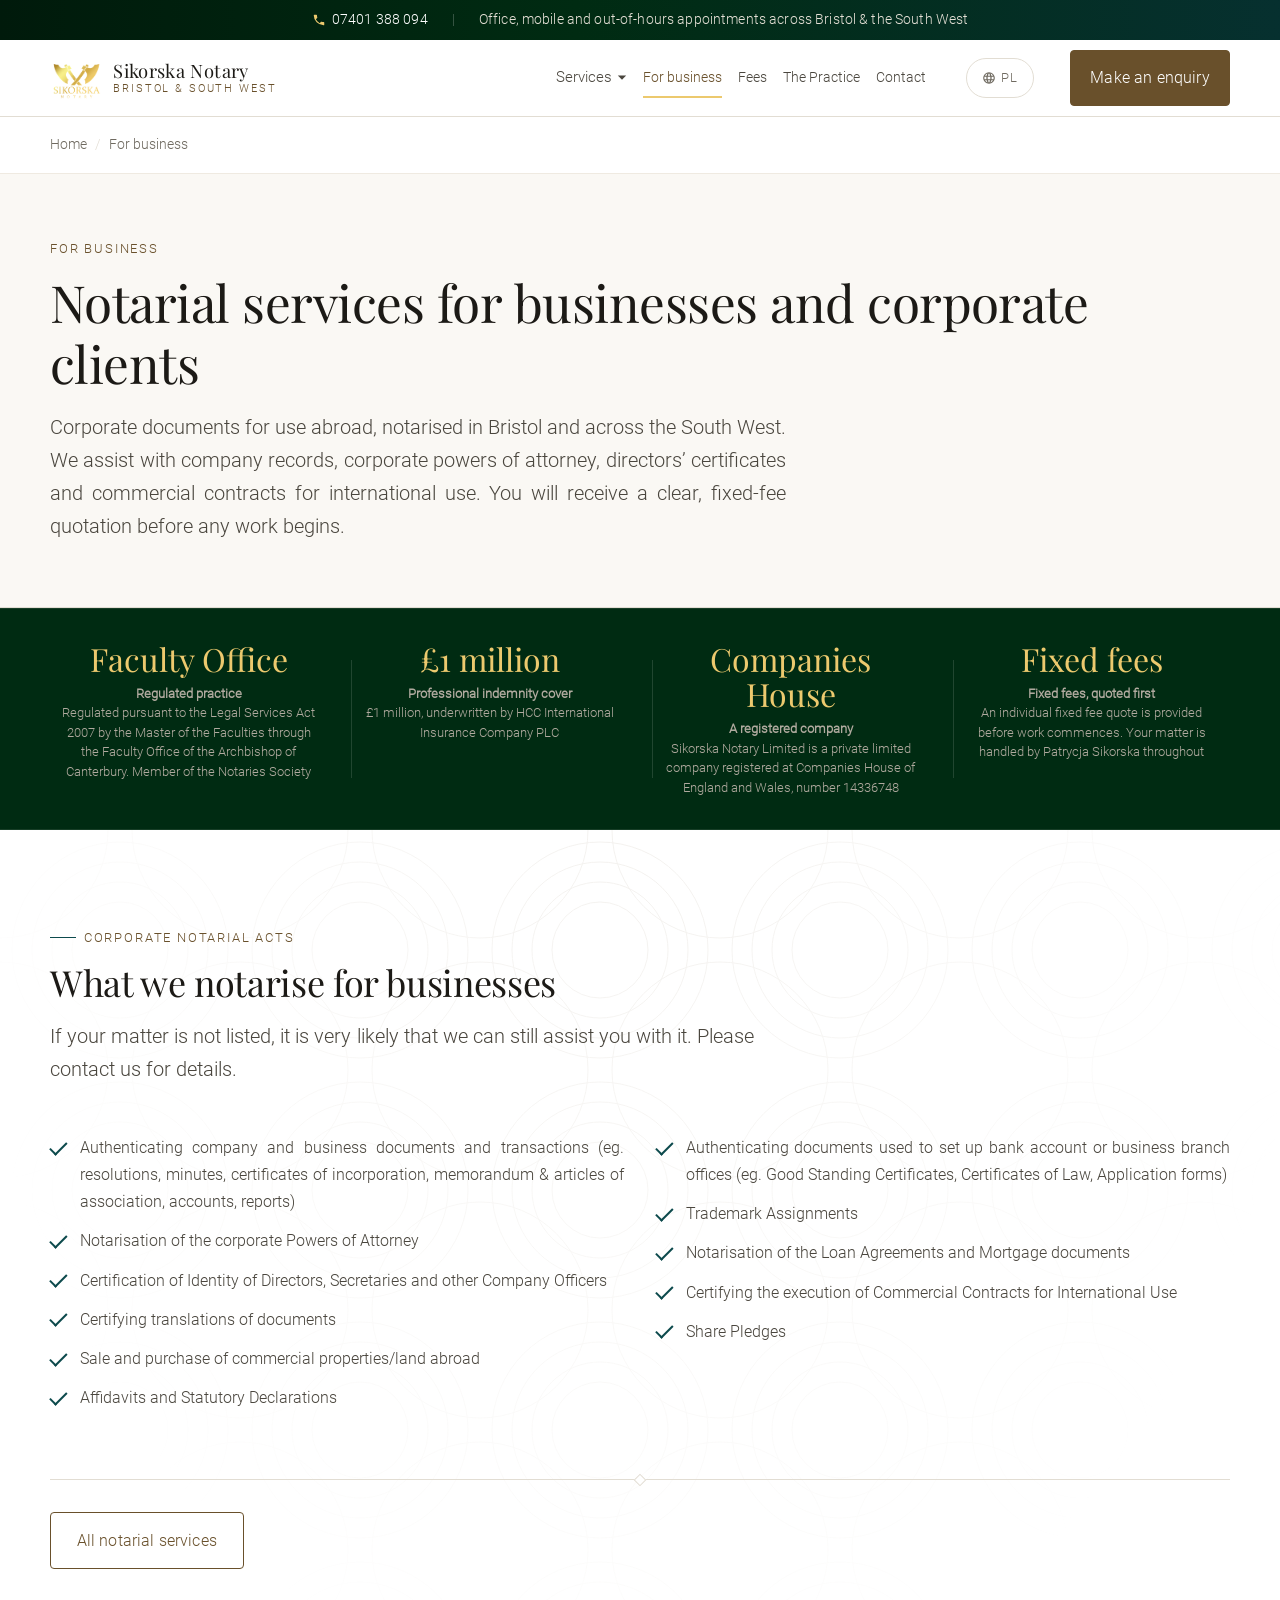
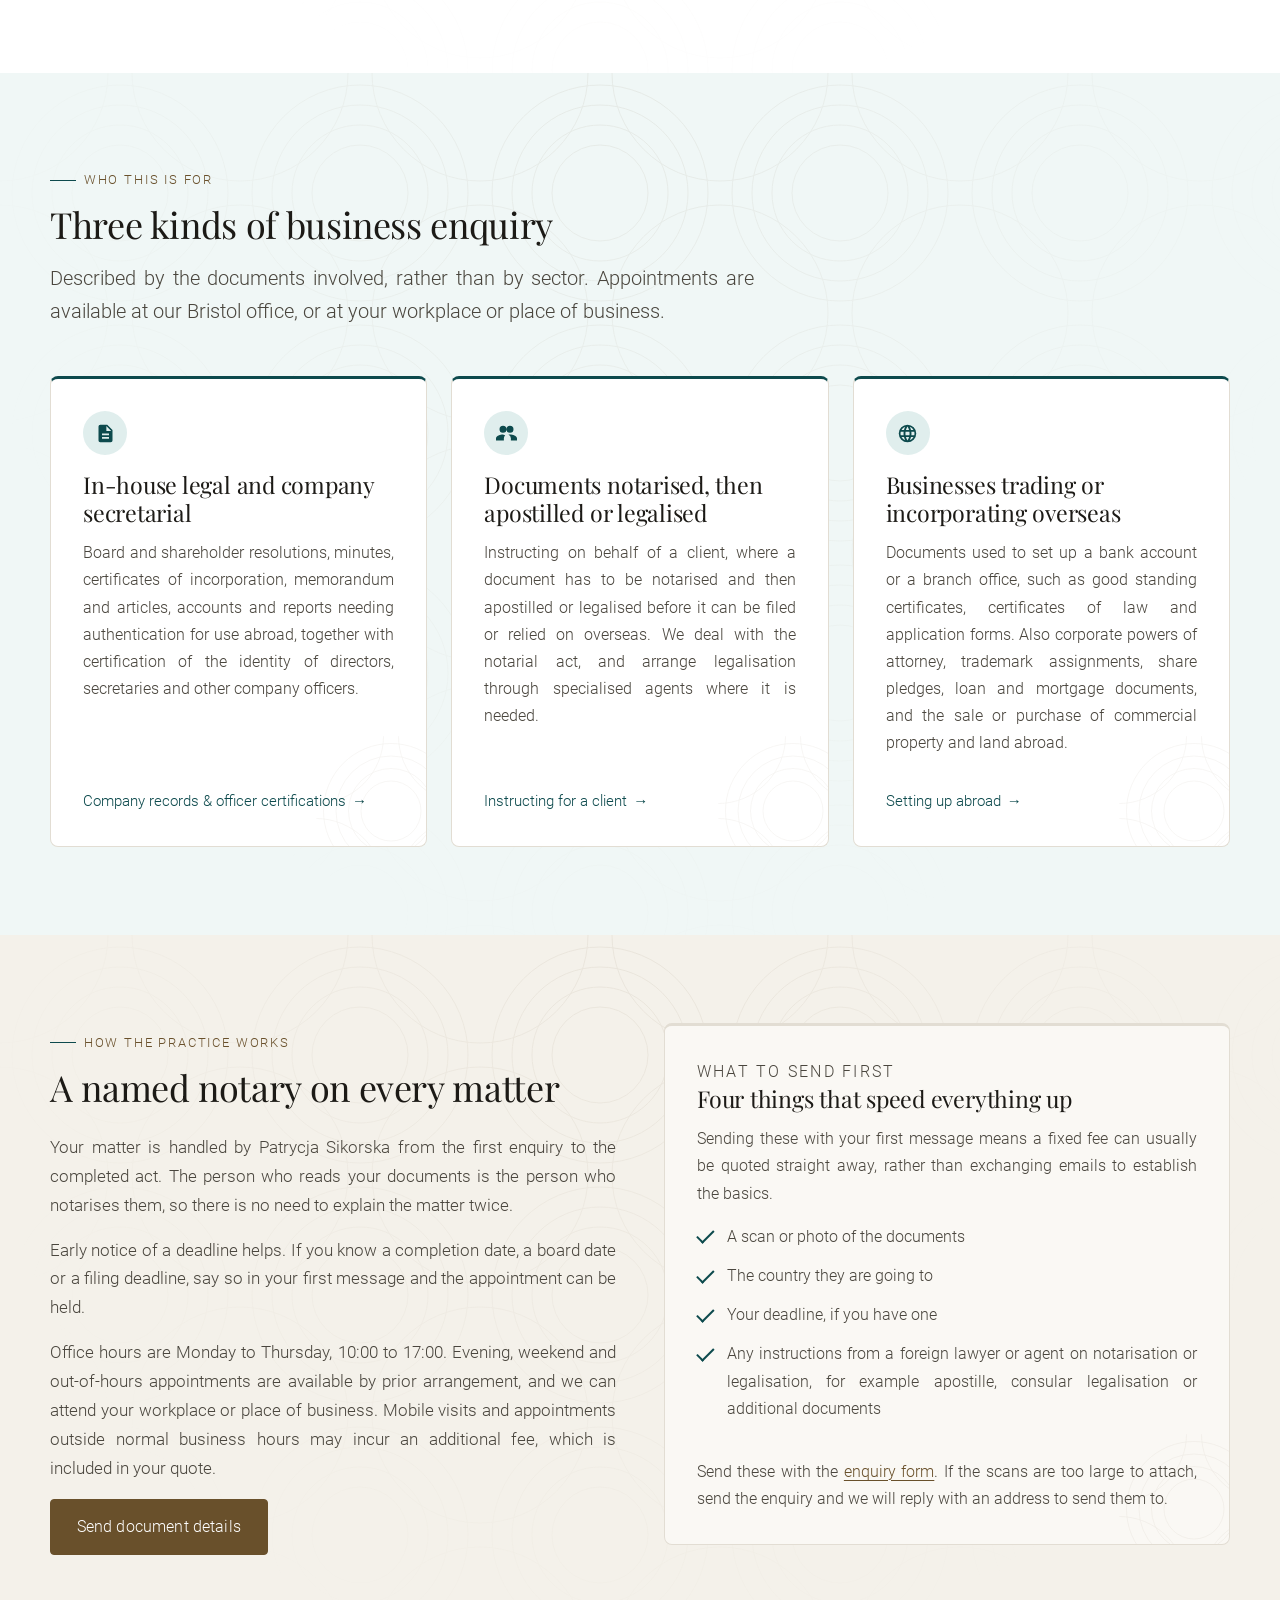
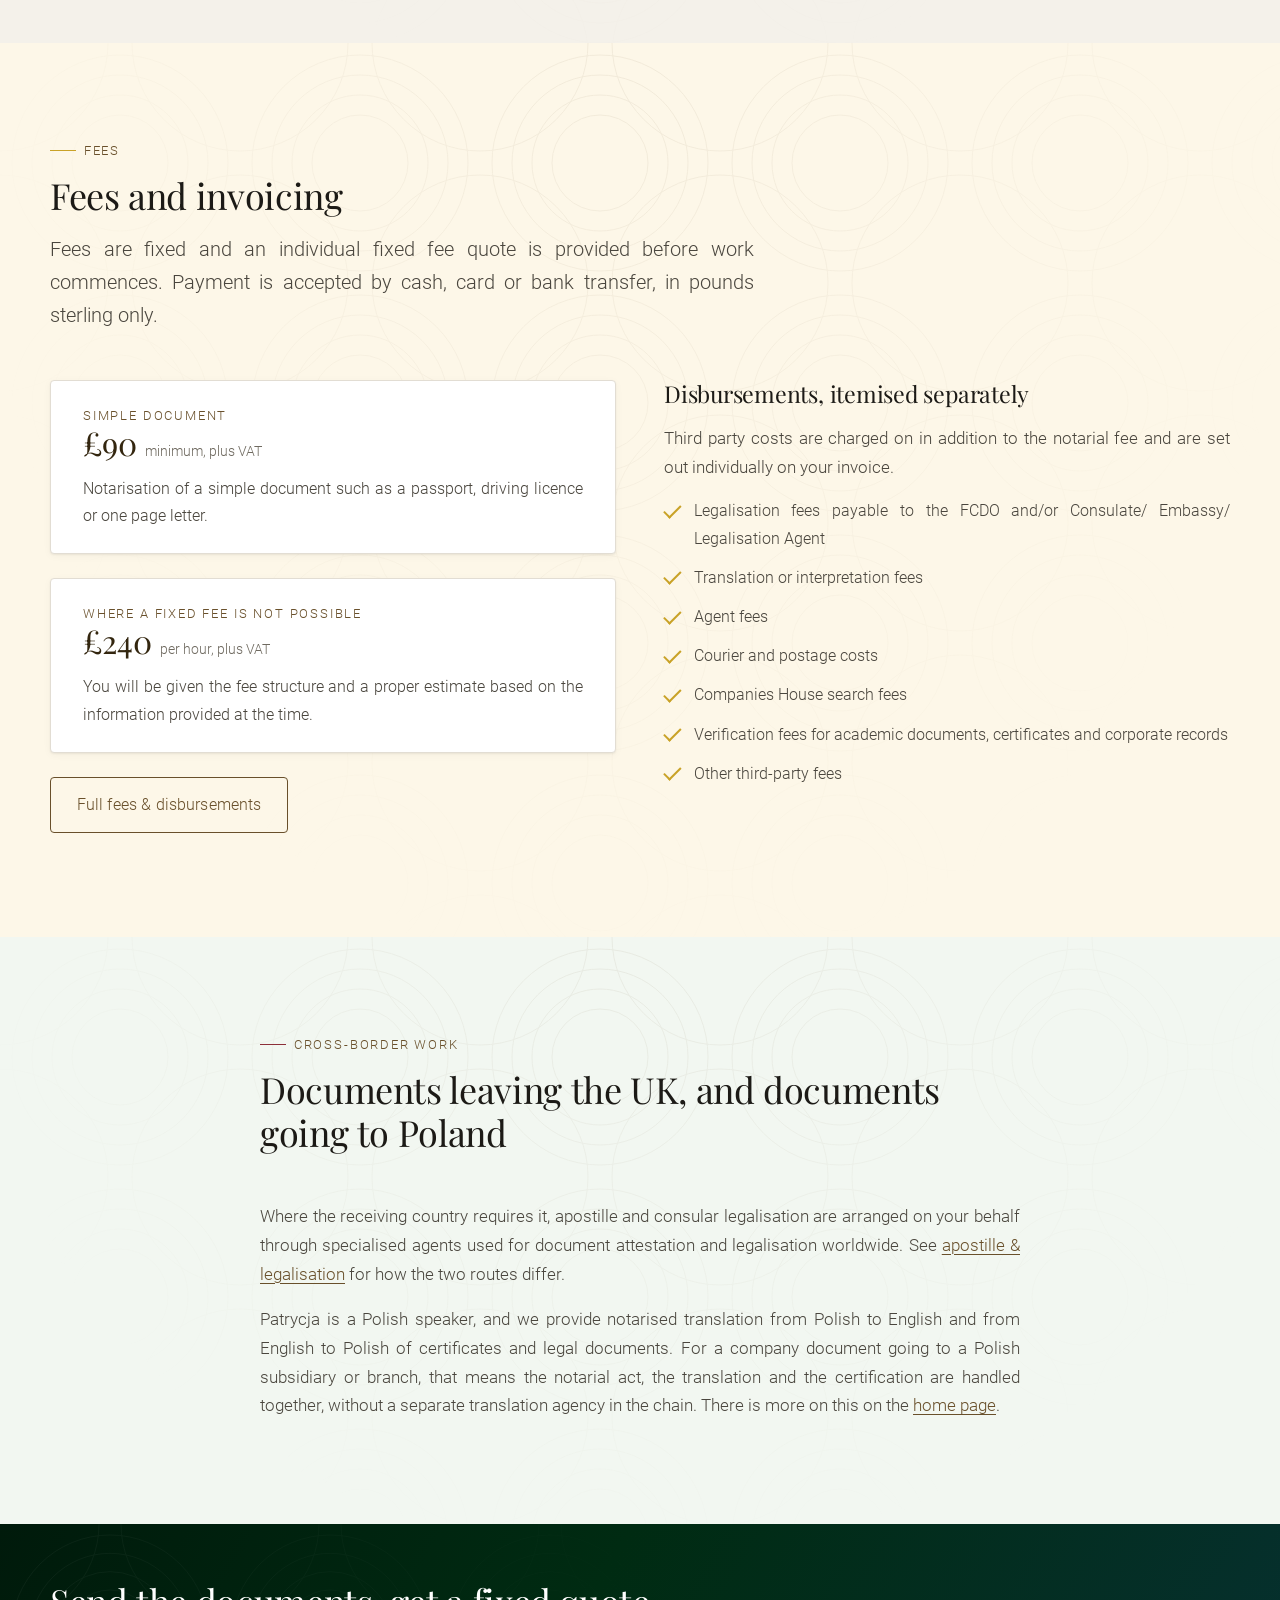
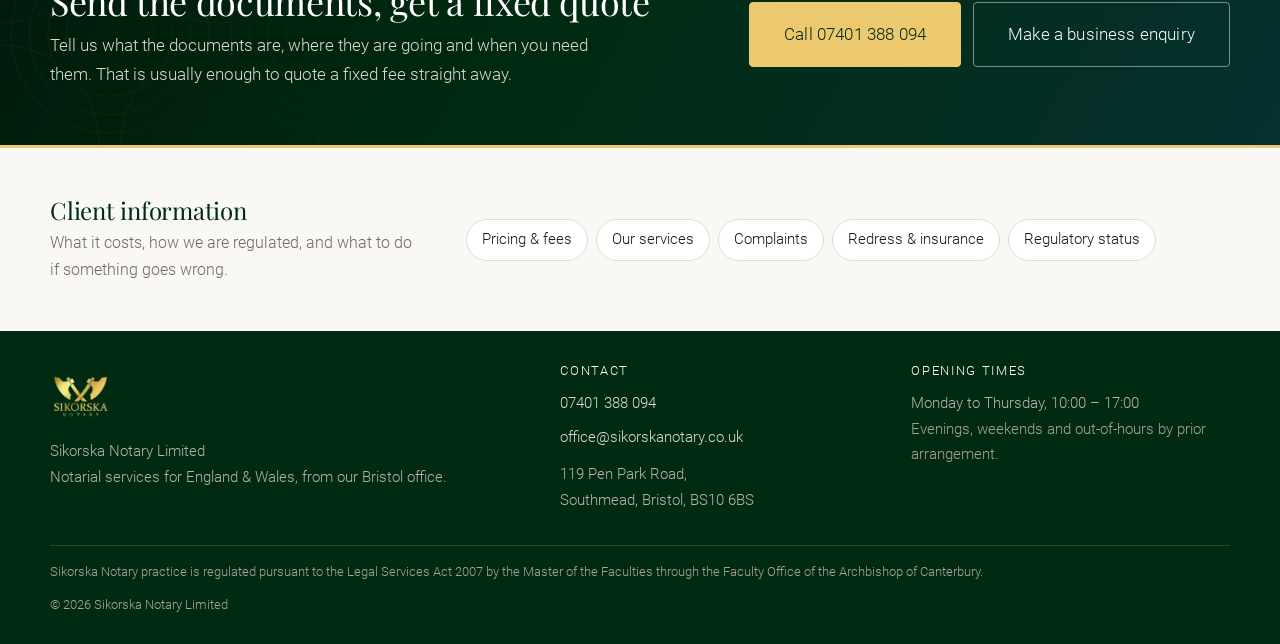
<file: for-business.html>
<!DOCTYPE html>
<html lang="en-GB">
<head>
<meta charset="utf-8">
<meta name="viewport" content="width=device-width, initial-scale=1">
<title>Notary for Business &amp; Corporate Clients | Bristol | Sikorska Notary</title>
<meta name="description" content="Notary public for businesses in Bristol and the South West. Corporate powers of attorney, company documents, share pledges, trademark assignments and commercial contracts for international use. Fixed fees quoted before work begins.">
<link rel="canonical" href="https://www.sikorskanotary.co.uk/for-business.html">
<meta name="theme-color" content="#002b12">

<meta property="og:type" content="website">
<meta property="og:site_name" content="Sikorska Notary">
<meta property="og:locale" content="en_GB">
<meta property="og:url" content="https://www.sikorskanotary.co.uk/for-business.html">
<meta property="og:title" content="Notary for Business &amp; Corporate Clients | Bristol | Sikorska Notary">
<meta property="og:description" content="Corporate notarial work for companies, in-house teams and professional advisers across Bristol and the South West. Fixed fees quoted before work begins.">
<meta property="og:image" content="https://www.sikorskanotary.co.uk/assets/img/social-card.png">
<meta name="twitter:card" content="summary_large_image">

<link rel="icon" href="assets/img/logo.png" type="image/png">
<link rel="apple-touch-icon" href="assets/img/logo.png">
<link rel="stylesheet" href="assets/css/site.css?v=20260906">

<script type="application/ld+json">
{
  "@context": "https://schema.org",
  "@graph": [
    {
      "@type": "Service",
      "@id": "https://www.sikorskanotary.co.uk/for-business.html#service",
      "name": "Corporate notarial services",
      "serviceType": "Notarial services for businesses",
      "url": "https://www.sikorskanotary.co.uk/for-business.html",
      "description": "Notarial services for companies, in-house legal and company secretarial teams, professional advisers and businesses trading or incorporating overseas, including corporate powers of attorney, authentication of company documents, share pledges, trademark assignments and commercial contracts for international use.",
      "provider": { "@id": "https://www.sikorskanotary.co.uk/#practice" },
      "availableLanguage": ["en-GB", "pl-PL"],
      "areaServed": [
        { "@type": "City", "name": "Bristol" },
        { "@type": "AdministrativeArea", "name": "South West England" }
      ]
    },
    {
      "@type": "WebPage",
      "@id": "https://www.sikorskanotary.co.uk/for-business.html#webpage",
      "url": "https://www.sikorskanotary.co.uk/for-business.html",
      "name": "Notary for Business & Corporate Clients",
      "inLanguage": "en-GB",
      "about": { "@id": "https://www.sikorskanotary.co.uk/#practice" },
      "breadcrumb": {
        "@type": "BreadcrumbList",
        "itemListElement": [
          { "@type": "ListItem", "position": 1, "name": "Home", "item": "https://www.sikorskanotary.co.uk/" },
          { "@type": "ListItem", "position": 2, "name": "For business" }
        ]
      }
    }
  ]
}
</script>
</head>
<body>
<a class="skip-link" href="#main">Skip to main content</a>

<!-- ============ Call bar ============ -->
<div class="callbar">
  <div class="wrap callbar__inner">
    <span class="callbar__item">
      <svg viewBox="0 0 24 24" aria-hidden="true"><path d="M6.6 10.8a15.1 15.1 0 0 0 6.6 6.6l2.2-2.2a1 1 0 0 1 1-.24 11.4 11.4 0 0 0 3.6.58 1 1 0 0 1 1 1V20a1 1 0 0 1-1 1A17 17 0 0 1 3 4a1 1 0 0 1 1-1h3.5a1 1 0 0 1 1 1 11.4 11.4 0 0 0 .58 3.6 1 1 0 0 1-.25 1z"/></svg>
      <a href="tel:+447401388094">07401 388 094</a>
    </span>
    <span class="callbar__sep" aria-hidden="true">|</span>
    <span class="callbar__item">Office, mobile and out-of-hours appointments across Bristol &amp; the South West</span>
  </div>
</div>

<!-- ============ Header ============ -->
<header class="site-header">
  <div class="wrap site-header__inner">
    <a class="brand" href="./">
      <picture>
        <source srcset="assets/img/logo.webp" type="image/webp">
        <img src="assets/img/logo.png" width="52" height="52" alt="">
      </picture>
      <span class="brand__name">Sikorska Notary<span class="brand__sub">Bristol &amp; South West</span></span>
    </a>

    <nav class="nav" aria-label="Main">
      <ul class="nav__list">
        <li class="nav__item--has-menu">
          <button type="button" class="nav__toggle" aria-expanded="false" aria-controls="menu-services">Services <svg viewBox="0 0 12 8" aria-hidden="true"><path d="M1 1l5 5 5-5"/></svg></button>
          <ul class="nav__menu" id="menu-services">
            <li><a href="notarial-service.html">Notarial services</a></li>
            <li><a href="apostille-and-legalisation.html">Apostille &amp; legalisation</a></li>
            <li><a href="will-writing-service.html">Will writing</a></li>
          </ul>
        </li>
        <li><a href="for-business.html" aria-current="page">For business</a></li>
        <li><a href="fees-and-disbursements.html">Fees</a></li>
        <li><a href="practice.html">The Practice</a></li>
        <li><a href="contact.html">Contact</a></li>
      </ul>
    </nav>

    <a class="lang-toggle" href="polski.html" hreflang="pl" lang="pl" aria-label="Przejdź na polski"><svg viewBox="0 0 24 24" aria-hidden="true"><path d="M12 2a10 10 0 1 0 0 20 10 10 0 0 0 0-20m6.9 6h-2.9a15.6 15.6 0 0 0-1.4-3.6A8 8 0 0 1 18.9 8M12 4c.8 1.2 1.4 2.5 1.8 4h-3.6c.4-1.5 1-2.8 1.8-4M4.3 14a7.9 7.9 0 0 1 0-4h3.3a16.5 16.5 0 0 0 0 4zm.8 2h2.9c.3 1.3.8 2.5 1.4 3.6A8 8 0 0 1 5.1 16m2.9-8H5.1a8 8 0 0 1 4.3-3.6A15.6 15.6 0 0 0 8 8m4 12c-.8-1.2-1.4-2.5-1.8-4h3.6c-.4 1.5-1 2.8-1.8 4m2.2-6H9.8a14.7 14.7 0 0 1 0-4h4.4a14.7 14.7 0 0 1 0 4m.4 5.6c.6-1.1 1.1-2.3 1.4-3.6h2.9a8 8 0 0 1-4.3 3.6m1.8-5.6a16.5 16.5 0 0 0 0-4h3.3a7.9 7.9 0 0 1 0 4z"/></svg>PL</a>
    <a class="btn btn--primary header__cta" href="contact.html">Make an enquiry</a>

    <button class="burger" type="button" aria-expanded="false" aria-controls="mobile-nav">
      <span></span>
      <span class="visually-hidden">Menu</span>
    </button>
  </div>
</header>

<div class="mobile-nav" id="mobile-nav" data-open="false">
  <p class="mobile-nav__label">Services</p>
  <ul>
    <li><a href="notarial-service.html">Notarial services</a></li>
    <li><a href="apostille-and-legalisation.html">Apostille &amp; legalisation</a></li>
    <li><a href="will-writing-service.html">Will writing</a></li>
  </ul>
  <p class="mobile-nav__label">More</p>
  <ul>
    <li><a href="for-business.html" aria-current="page">For business</a></li>
    <li><a href="fees-and-disbursements.html">Fees &amp; disbursements</a></li>
    <li><a href="practice.html">The Practice</a></li>
    <li><a href="polski.html" lang="pl">Polski</a></li>
    <li><a href="contact.html">Contact</a></li>
    <li><a href="legal-and-regulatory.html">Legal &amp; regulatory</a></li>
  </ul>
  <a class="btn btn--primary btn--block" href="tel:+447401388094">Call 07401 388 094</a>
  <a class="btn btn--ghost btn--block" href="contact.html">Make an enquiry</a>
</div>

<nav class="crumbs" aria-label="Breadcrumb">
  <div class="wrap">
    <ol><li><a href="./">Home</a></li><li aria-current="page">For business</li></ol>
  </div>
</nav>

<!-- NEW PAGE, NEW COPY. Every claim below is drawn from facts already published on the
     existing site. Nothing is invented. Requires Patrycja's approval before publication. -->
<main id="main">

  <div class="page-head">
    <div class="wrap">
      <p class="eyebrow">For business</p>
      <h1>Notarial services for businesses and corporate clients</h1>
      <p class="lede">Corporate documents for use abroad, notarised in Bristol and across the South West. We assist with company records, corporate powers of attorney, directors’ certificates and commercial contracts for international use. You will receive a clear, fixed-fee quotation before any work begins.</p>
    </div>
  </div>

  <!-- ============ Proof band ============
       Converted from the previous .trust strip. Every word of the original strip is
       preserved: the bold lead-in is the old <strong>, the sentence after it is the old
       <span>. The large gold value above each is a short extract of words already in
       that same block. No figure or claim is new. -->
  <section class="proof" aria-label="Practice credentials">
    <div class="wrap proof__grid">
      <div class="proof__item reveal" data-reveal-group="proof">
        <span class="proof__value">Faculty Office</span>
        <span class="proof__label"><strong>Regulated practice</strong><br>Regulated pursuant to the Legal Services Act 2007 by the Master of the Faculties through the Faculty Office of the Archbishop of Canterbury. Member of the Notaries Society</span>
      </div>
      <div class="proof__item reveal" data-reveal-group="proof">
        <span class="proof__value">&pound;1 million</span>
        <span class="proof__label"><strong>Professional indemnity cover</strong><br>£1 million, underwritten by HCC International Insurance Company PLC</span>
      </div>
      <div class="proof__item reveal" data-reveal-group="proof">
        <span class="proof__value">Companies House</span>
        <span class="proof__label"><strong>A registered company</strong><br>Sikorska Notary Limited is a private limited company registered at Companies House of England and Wales, number 14336748</span>
      </div>
      <div class="proof__item reveal" data-reveal-group="proof">
        <span class="proof__value">Fixed fees</span>
        <span class="proof__label"><strong>Fixed fees, quoted first</strong><br>An individual fixed fee quote is provided before work commences. Your matter is handled by Patrycja Sikorska throughout</span>
      </div>
    </div>
  </section>

  <!-- ============ Corporate acts ============ -->
  <section class="section section--engraved accent-petrol">
    <div class="wrap">
      <div class="section-head">
        <p class="eyebrow">Corporate notarial acts</p>
        <h2>What we notarise for businesses</h2>
        <p class="lede mb-0" style="max-width:44rem">If your matter is not listed, it is very likely that we can still assist you with it. Please contact us for details.</p>
      </div>

      <!-- COPY LOCKED: the corporate acts below are reproduced verbatim from the existing site,
           including its capitalisation and its "eg." abbreviations. Only the two-column layout is new.
           TYPO FLAG for Patrycja: the source writes "eg." rather than "e.g."; "Notarisation of the
           corporate Powers of Attorney" and "Notarisation of the Loan Agreements and Mortgage
           documents" both carry a stray definite article. Text left untouched as instructed. -->
      <div class="grid grid--2" style="gap:var(--sp-6);align-items:start">
        <ul class="ticks reveal" data-reveal-group="acts">
          <li>Authenticating company and business documents and transactions (eg. resolutions, minutes, certificates of incorporation, memorandum &amp; articles of association, accounts, reports)</li>
          <li>Notarisation of the corporate Powers of Attorney</li>
          <li>Certification of Identity of Directors, Secretaries and other Company Officers</li>
          <li>Certifying translations of documents</li>
          <li>Sale and purchase of commercial properties/land abroad</li>
          <li>Affidavits and Statutory Declarations</li>
        </ul>
        <ul class="ticks reveal" data-reveal-group="acts">
          <li>Authenticating documents used to set up bank account or business branch offices (eg. Good Standing Certificates, Certificates of Law, Application forms)</li>
          <li>Trademark Assignments</li>
          <li>Notarisation of the Loan Agreements and Mortgage documents</li>
          <li>Certifying the execution of Commercial Contracts for International Use</li>
          <li>Share Pledges</li>
        </ul>
      </div>

      <div class="rule" style="margin-block:var(--sp-6)" aria-hidden="true"></div>

      <p><a class="btn btn--ghost" href="notarial-service.html">All notarial services</a></p>
    </div>
  </section>

  <!-- ============ Who this is for ============ -->
  <section class="section section--petrol section--engraved accent-petrol">
    <div class="wrap">
      <div class="section-head">
        <p class="eyebrow">Who this is for</p>
        <h2>Three kinds of business enquiry</h2>
        <p class="lede mb-0" style="max-width:44rem">Described by the documents involved, rather than by sector. Appointments are available at our Bristol office, or at your workplace or place of business.</p>
      </div>

      <div class="grid grid--3">
        <div class="card card--accent card--engraved reveal" data-reveal-group="who">
          <div class="card__icon"><svg viewBox="0 0 24 24" aria-hidden="true"><path d="M14 2H6a2 2 0 0 0-2 2v16a2 2 0 0 0 2 2h12a2 2 0 0 0 2-2V8zm2 16H8v-2h8zm0-4H8v-2h8zm-3-5V3.5L18.5 9z"/></svg></div>
          <h3>In-house legal and company secretarial</h3>
          <p>Board and shareholder resolutions, minutes, certificates of incorporation, memorandum and articles, accounts and reports needing authentication for use abroad, together with certification of the identity of directors, secretaries and other company officers.</p>
          <span class="card__more">Company records &amp; officer certifications</span>
        </div>

        <div class="card card--accent card--engraved reveal" data-reveal-group="who">
          <div class="card__icon"><svg viewBox="0 0 24 24" aria-hidden="true"><path d="M16 11a4 4 0 1 0-4-4 4 4 0 0 0 4 4m-8 0a4 4 0 1 0-4-4 4 4 0 0 0 4 4m0 2c-3 0-8 1.5-8 4.5V20h9v-2.5A4.8 4.8 0 0 1 10.5 14 12 12 0 0 0 8 13m8 0a11 11 0 0 0-2 .2A5 5 0 0 1 17 17.5V20h7v-2.5c0-3-5-4.5-8-4.5"/></svg></div>
          <h3>Documents notarised, then apostilled or legalised</h3>
          <p>Instructing on behalf of a client, where a document has to be notarised and then apostilled or legalised before it can be filed or relied on overseas. We deal with the notarial act, and arrange legalisation through specialised agents where it is needed.</p>
          <span class="card__more">Instructing for a client</span>
        </div>

        <div class="card card--accent card--engraved reveal" data-reveal-group="who">
          <div class="card__icon"><svg viewBox="0 0 24 24" aria-hidden="true"><path d="M12 2a10 10 0 1 0 0 20 10 10 0 0 0 0-20m6.9 6h-2.9a15.6 15.6 0 0 0-1.4-3.6A8 8 0 0 1 18.9 8M12 4c.8 1.2 1.4 2.5 1.8 4h-3.6c.4-1.5 1-2.8 1.8-4M4.3 14a7.9 7.9 0 0 1 0-4h3.3a16.5 16.5 0 0 0 0 4zm.8 2h2.9c.3 1.3.8 2.5 1.4 3.6A8 8 0 0 1 5.1 16m2.9-8H5.1a8 8 0 0 1 4.3-3.6A15.6 15.6 0 0 0 8 8m4 12c-.8-1.2-1.4-2.5-1.8-4h3.6c-.4 1.5-1 2.8-1.8 4m2.2-6H9.8a14.7 14.7 0 0 1 0-4h4.4a14.7 14.7 0 0 1 0 4m.4 5.6c.6-1.1 1.1-2.3 1.4-3.6h2.9a8 8 0 0 1-4.3 3.6m1.8-5.6a16.5 16.5 0 0 0 0-4h3.3a7.9 7.9 0 0 1 0 4z"/></svg></div>
          <h3>Businesses trading or incorporating overseas</h3>
          <p>Documents used to set up a bank account or a branch office, such as good standing certificates, certificates of law and application forms. Also corporate powers of attorney, trademark assignments, share pledges, loan and mortgage documents, and the sale or purchase of commercial property and land abroad.</p>
          <span class="card__more">Setting up abroad</span>
        </div>
      </div>
    </div>
  </section>

  <!-- ============ Sole practitioner ============ -->
  <section class="section section--deep section--engraved accent-petrol">
    <div class="wrap">
      <div class="grid grid--2" style="gap:var(--sp-7);align-items:start">
        <div>
          <div class="section-head" style="margin-bottom:var(--sp-5)">
            <p class="eyebrow">How the practice works</p>
            <h2 class="mb-0">A named notary on every matter</h2>
          </div>
          <!-- BUILD NOTE: the original site never states how the practice is staffed, so the
               sole-practitioner claim has been removed rather than inferred.
               CLIENT DECISION: confirm with Patrycja whether Sikorska Notary Limited is a
               single-notary practice. If she confirms it, the structural claim and the
               "sole practitioner" heading can be restored. -->
          <p>Your matter is handled by Patrycja Sikorska from the first enquiry to the completed act. The person who reads your documents is the person who notarises them, so there is no need to explain the matter twice.</p>
          <p>Early notice of a deadline helps. If you know a completion date, a board date or a filing deadline, say so in your first message and the appointment can be held.</p>
          <p>Office hours are Monday to Thursday, 10:00 to 17:00. Evening, weekend and out-of-hours appointments are available by prior arrangement, and we can attend your workplace or place of business. Mobile visits and appointments outside normal business hours may incur an additional fee, which is included in your quote.</p>
          <a class="btn btn--primary" href="contact.html">Send document details</a>
        </div>
        <!-- A photograph of a business card sat below this column. It hung off the
             bottom of the text with nothing beside it and added nothing the copy
             was not already saying. Removed. -->


        <div class="card card--accent card--engraved reveal" style="background:var(--paper-warm);border-color:var(--line)">
          <p class="eyebrow mb-0">What to send first</p>
          <h3>Four things that speed everything up</h3>
          <p>Sending these with your first message means a fixed fee can usually be quoted straight away, rather than exchanging emails to establish the basics.</p>
          <ul class="ticks">
            <li>A scan or photo of the documents</li>
            <li>The country they are going to</li>
            <li>Your deadline, if you have one</li>
            <li>Any instructions from a foreign lawyer or agent on notarisation or legalisation, for example apostille, consular legalisation or additional documents</li>
          </ul>
          <!-- This previously read "Please do not attach documents to the enquiry form",
               which was true when the form could not take a file. The form now has an
               upload field, so the instruction would have contradicted it. -->
          <p class="mb-0">Send these with the <a href="contact.html">enquiry form</a>. If the scans are too large to attach, send the enquiry and we will reply with an address to send them to.</p>
        </div>
      </div>
    </div>
  </section>

  <!-- ============ Fees ============ -->
  <section class="section section--gold section--engraved accent-gold">
    <div class="wrap">
      <div class="section-head">
        <p class="eyebrow">Fees</p>
        <h2>Fees and invoicing</h2>
        <p class="lede mb-0" style="max-width:44rem">Fees are fixed and an individual fixed fee quote is provided before work commences. Payment is accepted by cash, card or bank transfer, in pounds sterling only.</p>
      </div>

      <div class="grid grid--2" style="gap:var(--sp-7);align-items:start">
        <div>
          <div class="pricecard reveal" data-reveal-group="fees">
            <p class="eyebrow mb-0">Simple document</p>
            <p class="pricecard__amount">£90 <small>minimum, plus VAT</small></p>
            <p class="mb-0" style="margin-top:var(--sp-3)">Notarisation of a simple document such as a passport, driving licence or one page letter.</p>
          </div>
          <div class="pricecard reveal" data-reveal-group="fees">
            <p class="eyebrow mb-0">Where a fixed fee is not possible</p>
            <p class="pricecard__amount">£240 <small>per hour, plus VAT</small></p>
            <p class="mb-0" style="margin-top:var(--sp-3)">You will be given the fee structure and a proper estimate based on the information provided at the time.</p>
          </div>
          <p style="margin-top:var(--sp-5)"><a class="btn btn--ghost" href="fees-and-disbursements.html">Full fees &amp; disbursements</a></p>
        </div>

        <div class="reveal">
          <h3>Disbursements, itemised separately</h3>
          <p>Third party costs are charged on in addition to the notarial fee and are set out individually on your invoice.</p>
          <ul class="ticks">
            <li>Legalisation fees payable to the FCDO and/or Consulate/ Embassy/ Legalisation Agent</li>
            <li>Translation or interpretation fees</li>
            <li>Agent fees</li>
            <li>Courier and postage costs</li>
            <li>Companies House search fees</li>
            <li>Verification fees for academic documents, certificates and corporate records</li>
            <li>Other third-party fees</li>
          </ul>
        </div>
      </div>

      <!-- BUILD NOTE, NOT FOR PUBLICATION. Do not un-comment. Decisions listed below are for the practice to make; see CHANGELOG.md.
        Corporate buyers will ask these questions and the practice has not yet published an answer, so nothing has been stated above. Decide and state: the typical turnaround for a standard corporate act, and whether any faster service is offered; whether invoicing on account is offered to businesses and professional firms, and on what payment terms; whether a volume, batch or retainer rate exists and where it starts; whether purchase order references can be carried on invoices; and whether an out-of-hours or deadline commitment can be made, or whether it stays case by case. Once decided, replace this note with the agreed wording.
      -->
    </div>
  </section>

  <!-- ============ Cross-border and Polish ============ -->
  <section class="section section--sage section--engraved accent-wax">
    <div class="wrap wrap-narrow">
      <div class="section-head">
        <p class="eyebrow">Cross-border work</p>
        <h2 class="mb-0">Documents leaving the UK, and documents going to Poland</h2>
      </div>
      <p class="reveal">Where the receiving country requires it, apostille and consular legalisation are arranged on your behalf through specialised agents used for document attestation and legalisation worldwide. See <a href="apostille-and-legalisation.html">apostille &amp; legalisation</a> for how the two routes differ.</p>
      <p class="reveal">Patrycja is a Polish speaker, and we provide notarised translation from Polish to English and from English to Polish of certificates and legal documents. For a company document going to a Polish subsidiary or branch, that means the notarial act, the translation and the certification are handled together, without a separate translation agency in the chain. There is more on this on the <a href="./#cross-border">home page</a>.</p>
    </div>
  </section>

  <!-- ============ CTA band ============ -->
  <section class="cta-band">
    <div class="wrap cta-band__inner">
      <div>
        <h2>Send the documents, get a fixed quote</h2>
        <p>Tell us what the documents are, where they are going and when you need them. That is usually enough to quote a fixed fee straight away.</p>
      </div>
      <div class="cta-band__actions">
        <a class="btn btn--gold btn--lg" href="tel:+447401388094">Call 07401 388 094</a>
        <a class="btn btn--onDark btn--lg" href="contact.html">Make a business enquiry</a>
      </div>
    </div>
  </section>

</main>
<!-- ============ Client information (Rule 14.2) ============
     Rule 14.2 of the Notaries Practice Rules requires that clear information on
     pricing, service, complaints, redress and regulatory status is available for
     the public to access on the website. The footer carries these too, but footer
     links read as small print. This band gives the same five items a visible
     home directly above the footer, on every page, named in the rule's own order
     so a regulator can tick them off. It also separates the dark call-to-action
     band from the dark footer, which previously butted together. -->
<section class="clientinfo" aria-labelledby="clientinfo-title">
  <div class="wrap clientinfo__inner">
    <div class="clientinfo__lead">
      <h2 class="clientinfo__title" id="clientinfo-title">Client information</h2>
      <p class="clientinfo__sub">What it costs, how we are regulated, and what to do
        if something goes wrong.</p>
    </div>
    <ul class="clientinfo__links">
      <li><a href="fees-and-disbursements.html">Pricing &amp; fees</a></li>
      <li><a href="notarial-service.html">Our services</a></li>
      <li><a href="legal-and-regulatory.html#complaints">Complaints</a></li>
      <li><a href="legal-and-regulatory.html#redress">Redress &amp; insurance</a></li>
      <li><a href="legal-and-regulatory.html#regulatory">Regulatory status</a></li>
    </ul>
  </div>
</section>


<!-- ============ Footer ============ -->
<footer class="site-footer">
  <div class="wrap">
    <div class="footer__grid">
      <div class="footer__brand">
        <picture>
          <source srcset="assets/img/logo.webp" type="image/webp">
          <img src="assets/img/logo.png" width="62" height="62" alt="Sikorska Notary">
        </picture>
        <p>Sikorska Notary Limited<br>Notarial services for England &amp; Wales, from our Bristol office.</p>
      </div>

      <div>
        <h4>Contact</h4>
        <ul class="footer__list">
          <li><a href="tel:+447401388094">07401 388 094</a></li>
          <li><a href="mailto:office@sikorskanotary.co.uk">office@sikorskanotary.co.uk</a></li>
          <li style="margin-top:var(--sp-3)">119 Pen Park Road,<br>Southmead, Bristol, BS10 6BS</li>
        </ul>
      </div>

      <div>
        <h4>Opening times</h4>
        <p class="mb-0">Monday to Thursday, 10:00 &ndash; 17:00<br><span style="color:#a9a296">Evenings, weekends and out-of-hours by prior arrangement.</span></p>
      </div>
    </div>

    <div class="footer__legal">
      <p>Sikorska Notary practice is regulated pursuant to the Legal Services Act 2007 by the Master of the Faculties through the Faculty Office of the Archbishop of Canterbury.</p>
      <p class="footer__copyright">&copy; <span id="yr">2026</span> Sikorska Notary Limited</p>
    </div>
  </div>
</footer>

<!-- ============ Sticky mobile CTA ============ -->
<div class="mobile-cta">
  <a class="btn btn--primary" href="tel:+447401388094">
    <svg viewBox="0 0 24 24" aria-hidden="true"><path d="M6.6 10.8a15.1 15.1 0 0 0 6.6 6.6l2.2-2.2a1 1 0 0 1 1-.24 11.4 11.4 0 0 0 3.6.58 1 1 0 0 1 1 1V20a1 1 0 0 1-1 1A17 17 0 0 1 3 4a1 1 0 0 1 1-1h3.5a1 1 0 0 1 1 1 11.4 11.4 0 0 0 .58 3.6 1 1 0 0 1-.25 1z"/></svg>
    Call
  </a>
  <a class="btn btn--ghost" href="contact.html">Enquire</a>
</div>

<script src="assets/js/site.js?v=20260906" defer></script>
<script>document.getElementById('yr').textContent=new Date().getFullYear();</script>
</body>
</html>
</file>
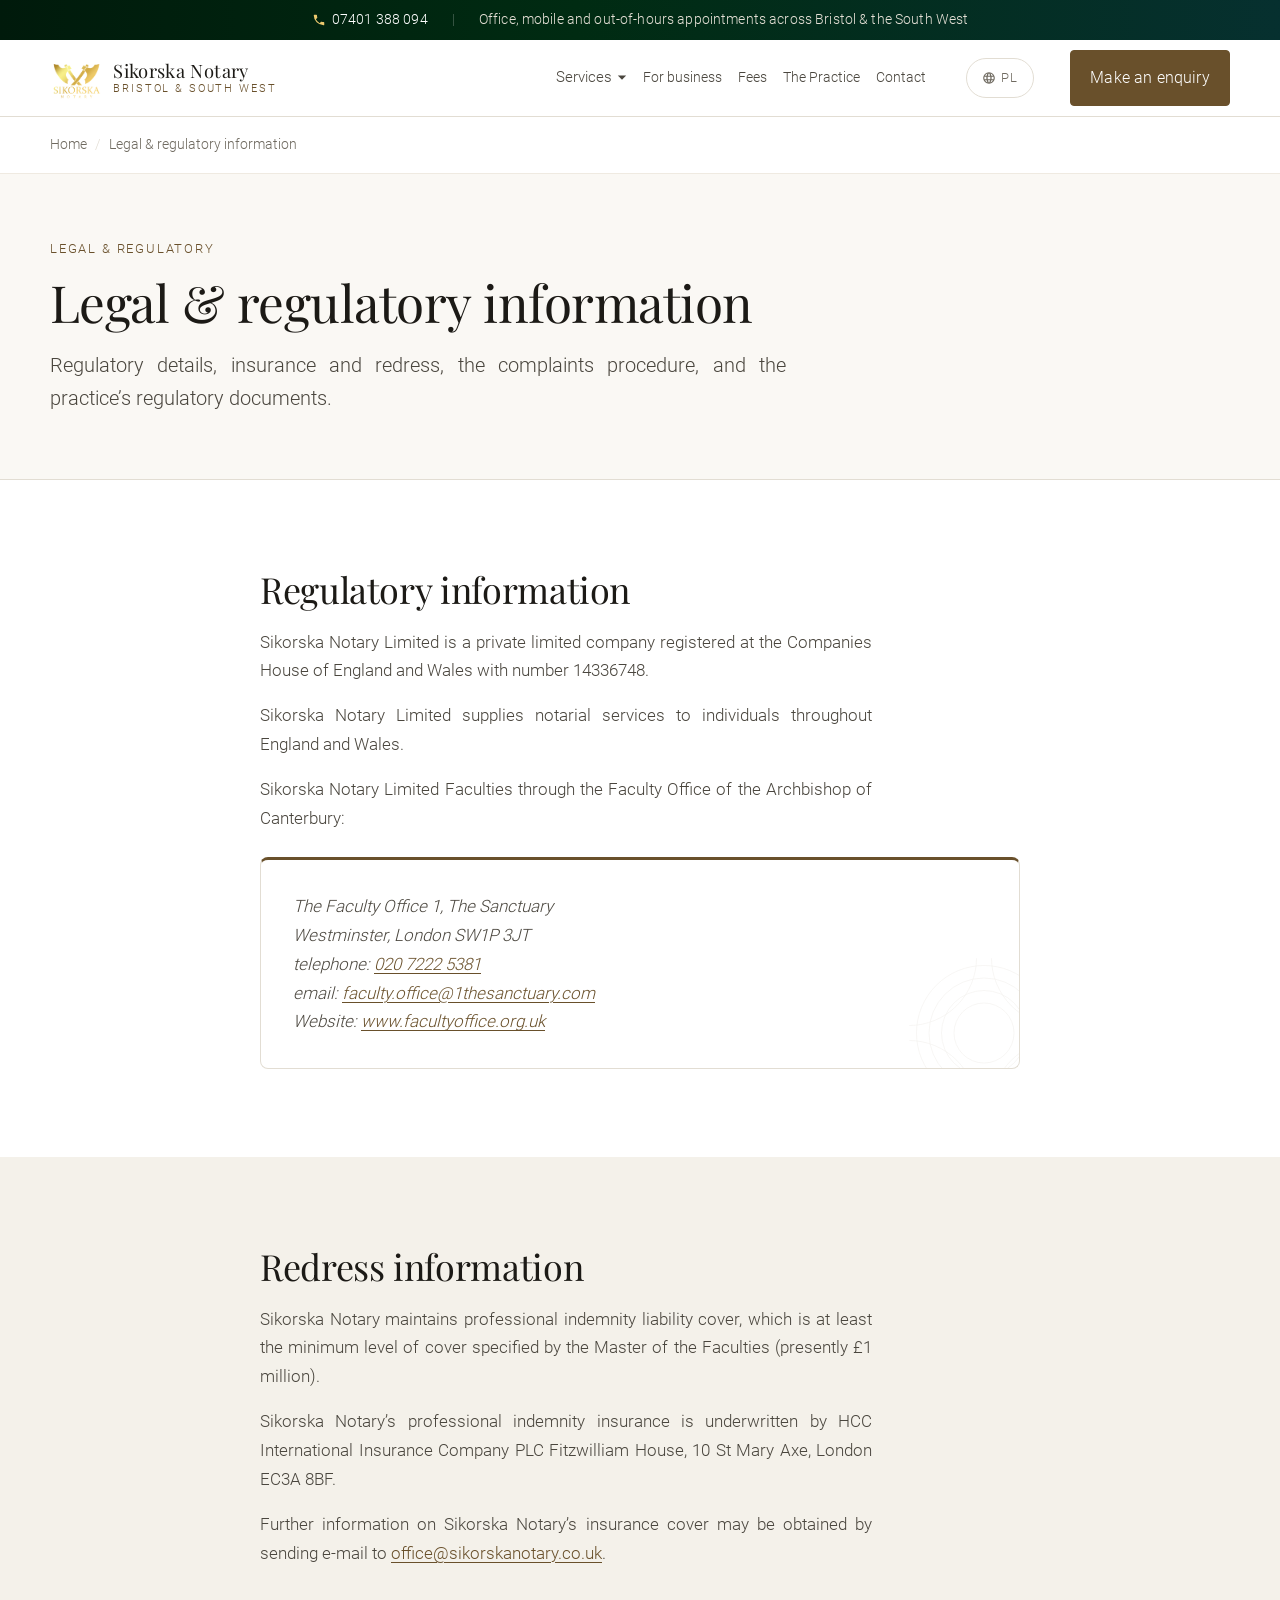
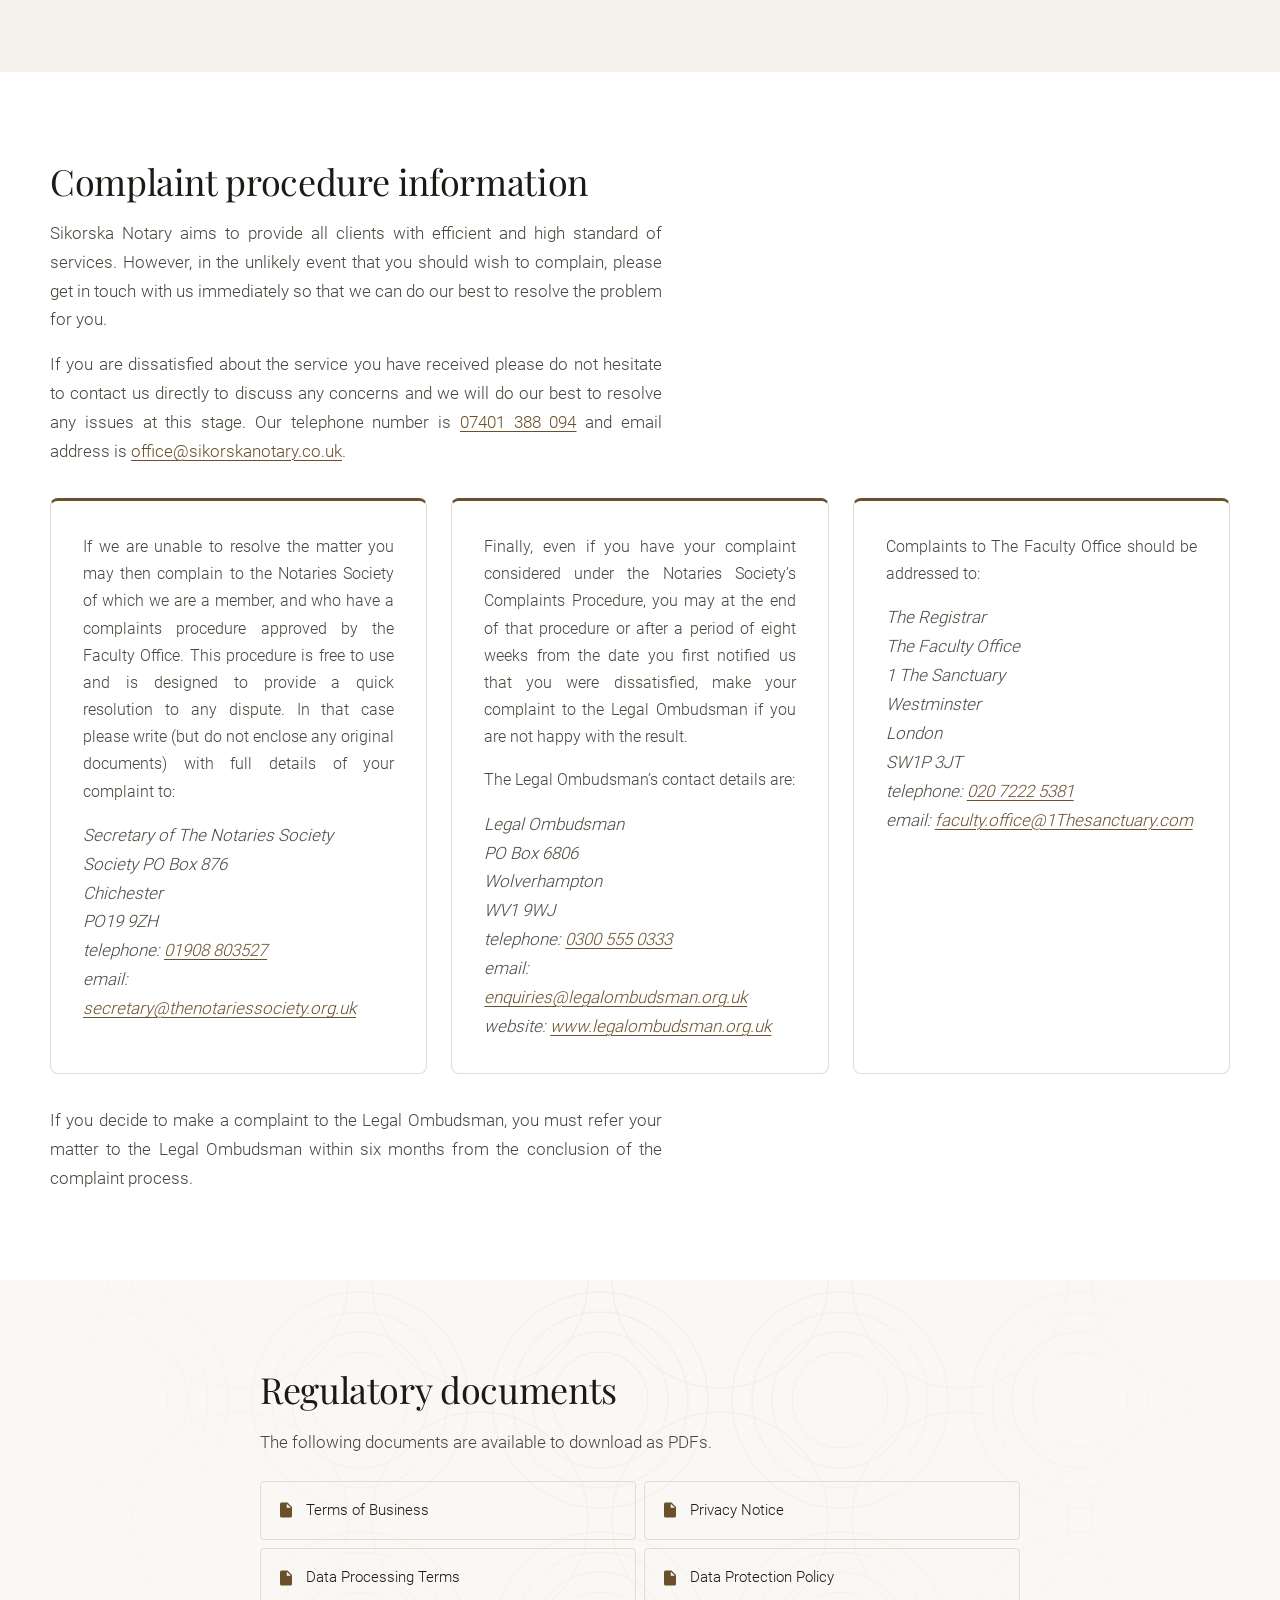
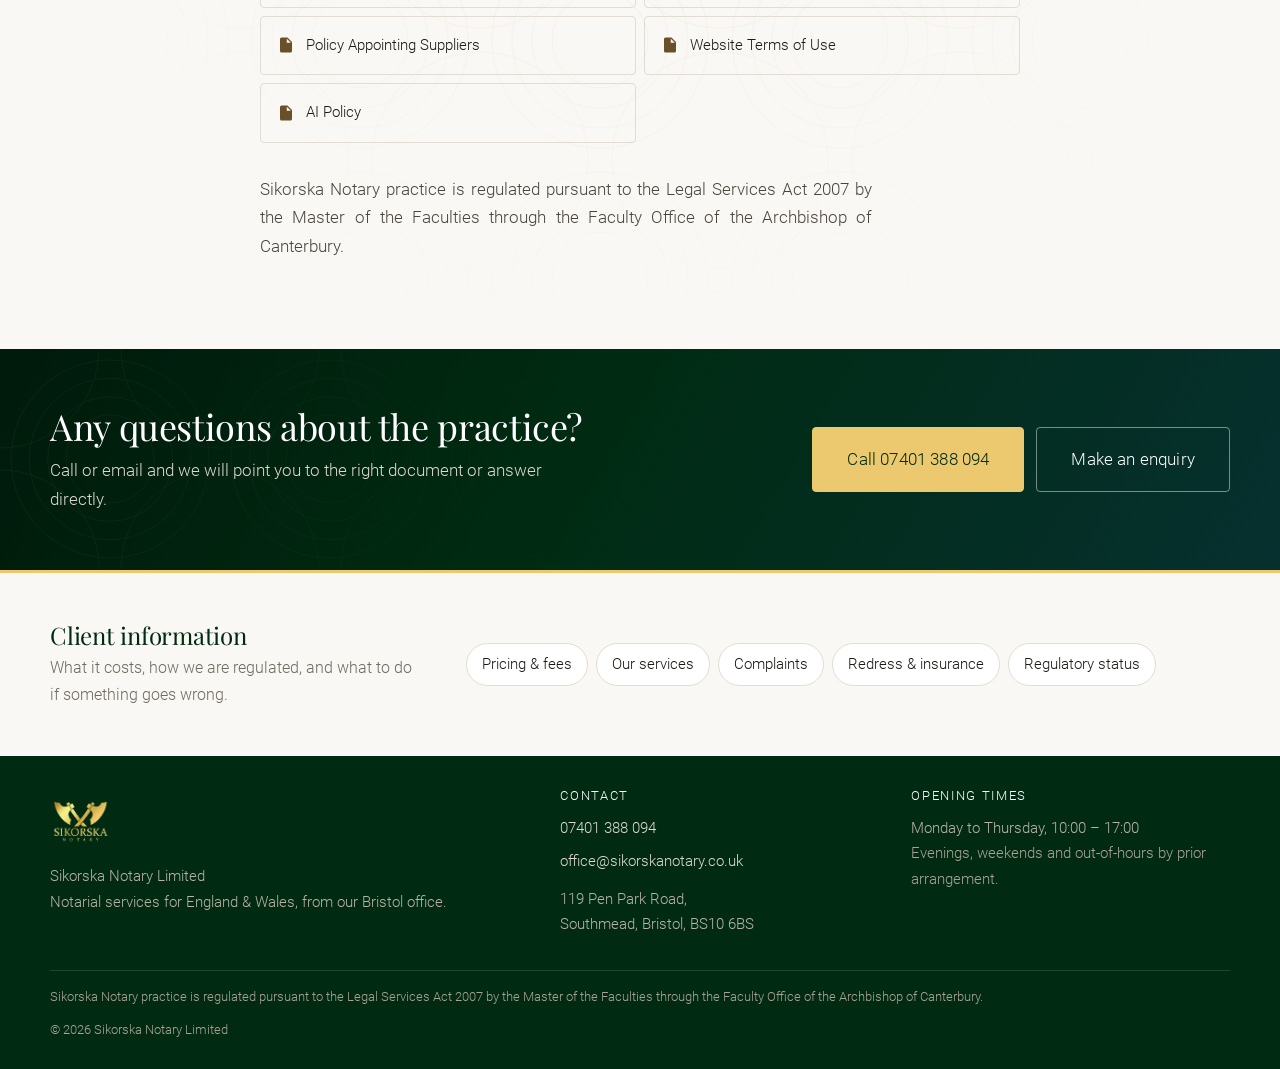
<file: legal-and-regulatory.html>
<!DOCTYPE html>
<html lang="en-GB">
<head>
<meta charset="utf-8">
<meta name="viewport" content="width=device-width, initial-scale=1">
<title>Legal &amp; Regulatory Information | Sikorska Notary</title>
<meta name="description" content="Regulatory, redress and complaints information for Sikorska Notary Limited, including professional indemnity cover, the Notaries Society and Legal Ombudsman procedures, and downloadable regulatory documents.">
<link rel="canonical" href="https://www.sikorskanotary.co.uk/legal-and-regulatory.html">
<meta name="theme-color" content="#002b12">
<meta property="og:type" content="website">
<meta property="og:site_name" content="Sikorska Notary">
<meta property="og:locale" content="en_GB">
<meta property="og:url" content="https://www.sikorskanotary.co.uk/legal-and-regulatory.html">
<meta property="og:title" content="Legal &amp; Regulatory Information | Sikorska Notary">
<meta property="og:description" content="Regulatory, redress and complaints information for Sikorska Notary Limited, plus downloadable regulatory documents.">
<meta property="og:image" content="https://www.sikorskanotary.co.uk/assets/img/social-card.png">
<meta name="twitter:card" content="summary_large_image">
<link rel="icon" href="assets/img/logo.png" type="image/png">
<link rel="apple-touch-icon" href="assets/img/logo.png">
<link rel="stylesheet" href="assets/css/site.css?v=20260906">
<script type="application/ld+json">
{
  "@context": "https://schema.org",
  "@type": "WebPage",
  "url": "https://www.sikorskanotary.co.uk/legal-and-regulatory.html",
  "name": "Legal & regulatory information",
  "description": "Regulatory, redress and complaints information for Sikorska Notary Limited, plus downloadable regulatory documents.",
  "inLanguage": "en-GB",
  "about": { "@id": "https://www.sikorskanotary.co.uk/#practice" },
  "publisher": { "@id": "https://www.sikorskanotary.co.uk/#practice" },
  "breadcrumb": {
    "@type": "BreadcrumbList",
    "itemListElement": [
      { "@type": "ListItem", "position": 1, "name": "Home", "item": "https://www.sikorskanotary.co.uk/" },
      { "@type": "ListItem", "position": 2, "name": "Legal & regulatory information" }
    ]
  }
}
</script>
</head>
<body>
<a class="skip-link" href="#main">Skip to main content</a>

<!-- ============ Call bar ============ -->
<div class="callbar">
  <div class="wrap callbar__inner">
    <span class="callbar__item">
      <svg viewBox="0 0 24 24" aria-hidden="true"><path d="M6.6 10.8a15.1 15.1 0 0 0 6.6 6.6l2.2-2.2a1 1 0 0 1 1-.24 11.4 11.4 0 0 0 3.6.58 1 1 0 0 1 1 1V20a1 1 0 0 1-1 1A17 17 0 0 1 3 4a1 1 0 0 1 1-1h3.5a1 1 0 0 1 1 1 11.4 11.4 0 0 0 .58 3.6 1 1 0 0 1-.25 1z"/></svg>
      <a href="tel:+447401388094">07401 388 094</a>
    </span>
    <span class="callbar__sep" aria-hidden="true">|</span>
    <span class="callbar__item">Office, mobile and out-of-hours appointments across Bristol &amp; the South West</span>
  </div>
</div>

<!-- ============ Header ============ -->
<header class="site-header">
  <div class="wrap site-header__inner">
    <a class="brand" href="./">
      <picture>
        <source srcset="assets/img/logo.webp" type="image/webp">
        <img src="assets/img/logo.png" width="52" height="52" alt="">
      </picture>
      <span class="brand__name">Sikorska Notary<span class="brand__sub">Bristol &amp; South West</span></span>
    </a>

    <nav class="nav" aria-label="Main">
      <ul class="nav__list">
        <li class="nav__item--has-menu">
          <button type="button" class="nav__toggle" aria-expanded="false" aria-controls="menu-services">Services <svg viewBox="0 0 12 8" aria-hidden="true"><path d="M1 1l5 5 5-5"/></svg></button>
          <ul class="nav__menu" id="menu-services">
            <li><a href="notarial-service.html">Notarial services</a></li>
            <li><a href="apostille-and-legalisation.html">Apostille &amp; legalisation</a></li>
            <li><a href="will-writing-service.html">Will writing</a></li>
          </ul>
        </li>
        <li><a href="for-business.html">For business</a></li>
        <li><a href="fees-and-disbursements.html">Fees</a></li>
        <li><a href="practice.html">The Practice</a></li>
        <li><a href="contact.html">Contact</a></li>
      </ul>
    </nav>

    <a class="lang-toggle" href="polski.html" hreflang="pl" lang="pl" aria-label="Przejdź na polski"><svg viewBox="0 0 24 24" aria-hidden="true"><path d="M12 2a10 10 0 1 0 0 20 10 10 0 0 0 0-20m6.9 6h-2.9a15.6 15.6 0 0 0-1.4-3.6A8 8 0 0 1 18.9 8M12 4c.8 1.2 1.4 2.5 1.8 4h-3.6c.4-1.5 1-2.8 1.8-4M4.3 14a7.9 7.9 0 0 1 0-4h3.3a16.5 16.5 0 0 0 0 4zm.8 2h2.9c.3 1.3.8 2.5 1.4 3.6A8 8 0 0 1 5.1 16m2.9-8H5.1a8 8 0 0 1 4.3-3.6A15.6 15.6 0 0 0 8 8m4 12c-.8-1.2-1.4-2.5-1.8-4h3.6c-.4 1.5-1 2.8-1.8 4m2.2-6H9.8a14.7 14.7 0 0 1 0-4h4.4a14.7 14.7 0 0 1 0 4m.4 5.6c.6-1.1 1.1-2.3 1.4-3.6h2.9a8 8 0 0 1-4.3 3.6m1.8-5.6a16.5 16.5 0 0 0 0-4h3.3a7.9 7.9 0 0 1 0 4z"/></svg>PL</a>
    <a class="btn btn--primary header__cta" href="contact.html">Make an enquiry</a>

    <button class="burger" type="button" aria-expanded="false" aria-controls="mobile-nav">
      <span></span>
      <span class="visually-hidden">Menu</span>
    </button>
  </div>
</header>

<div class="mobile-nav" id="mobile-nav" data-open="false">
  <p class="mobile-nav__label">Services</p>
  <ul>
    <li><a href="notarial-service.html">Notarial services</a></li>
    <li><a href="apostille-and-legalisation.html">Apostille &amp; legalisation</a></li>
    <li><a href="will-writing-service.html">Will writing</a></li>
  </ul>
  <p class="mobile-nav__label">More</p>
  <ul>
    <li><a href="for-business.html">For business</a></li>
    <li><a href="fees-and-disbursements.html">Fees &amp; disbursements</a></li>
    <li><a href="practice.html">The Practice</a></li>
    <li><a href="polski.html" lang="pl">Polski</a></li>
    <li><a href="contact.html">Contact</a></li>
    <li><a href="legal-and-regulatory.html" aria-current="page">Legal &amp; regulatory</a></li>
  </ul>
  <a class="btn btn--primary btn--block" href="tel:+447401388094">Call 07401 388 094</a>
  <a class="btn btn--ghost btn--block" href="contact.html">Make an enquiry</a>
</div>

<nav class="crumbs" aria-label="Breadcrumb">
  <div class="wrap">
    <ol><li><a href="./">Home</a></li><li aria-current="page">Legal &amp; regulatory information</li></ol>
  </div>
</nav>

<main id="main">
  <div class="page-head">
    <div class="wrap">
      <!-- NEW COPY: eyebrow and lede below are new connective text for the page head, factual only. -->
      <p class="eyebrow">Legal &amp; regulatory</p>
      <h1>Legal &amp; regulatory information</h1>
      <p class="lede">Regulatory details, insurance and redress, the complaints procedure, and the practice&rsquo;s regulatory documents.</p>
    </div>
  </div>

  <!-- ============ Regulatory information ============ -->
  <section class="section accent-brass" id="regulatory" aria-labelledby="regulatory-h">
    <div class="wrap wrap-narrow">
      <div class="prose">
        <h2 id="regulatory-h">Regulatory information</h2>
        <p>Sikorska Notary Limited is a private limited company registered at the Companies House of England and Wales with number 14336748.</p>
        <p>Sikorska Notary Limited supplies notarial services to individuals throughout England and Wales.</p>
        <!-- COPY QUERY FOR CLIENT: the sentence below appears garbled in the source copy, a word looks
             to be missing (for example "holds Faculties" or "is admitted by Faculties"). Reproduced
             verbatim as supplied. Please confirm the correct wording. -->
        <p>Sikorska Notary Limited Faculties through the Faculty Office of the Archbishop of Canterbury:</p>
      </div>

      <div class="card card--accent card--engraved reveal" style="margin-top:var(--sp-5)">
        <address class="mb-0">
          The Faculty Office 1, The Sanctuary<br>
          Westminster, London SW1P 3JT<br>
          telephone: <a href="tel:+442072225381">020 7222 5381</a><br>
          email: <a href="mailto:faculty.office@1thesanctuary.com">faculty.office@1thesanctuary.com</a><br>
          Website: <a href="https://www.facultyoffice.org.uk" rel="noopener">www.facultyoffice.org.uk</a>
        </address>
      </div>
    </div>
  </section>

  <!-- ============ Redress information ============ -->
  <section class="section section--deep accent-brass" id="redress" aria-labelledby="redress-h">
    <div class="wrap wrap-narrow">
      <div class="prose">
        <h2 id="redress-h">Redress information</h2>
        <p>Sikorska Notary maintains professional indemnity liability cover, which is at least the minimum level of cover specified by the Master of the Faculties (presently £1 million).</p>
        <p>Sikorska Notary&rsquo;s professional indemnity insurance is underwritten by HCC International Insurance Company PLC Fitzwilliam House, 10 St Mary Axe, London EC3A 8BF.</p>
        <p>Further information on Sikorska Notary&rsquo;s insurance cover may be obtained by sending e-mail to <a href="mailto:office@sikorskanotary.co.uk">office@sikorskanotary.co.uk</a>.</p>
      </div>
    </div>
  </section>

  <!-- ============ Complaint procedure ============ -->
  <section class="section accent-brass" id="complaints" aria-labelledby="complaints-h">
    <div class="wrap">
      <div class="prose">
        <h2 id="complaints-h">Complaint procedure information</h2>
        <p>Sikorska Notary aims to provide all clients with efficient and high standard of services. However, in the unlikely event that you should wish to complain, please get in touch with us immediately so that we can do our best to resolve the problem for you.</p>
        <p>If you are dissatisfied about the service you have received please do not hesitate to contact us directly to discuss any concerns and we will do our best to resolve any issues at this stage. Our telephone number is <a href="tel:+447401388094">07401 388 094</a> and email address is <a href="mailto:office@sikorskanotary.co.uk">office@sikorskanotary.co.uk</a>.</p>
      </div>

      <!-- LAYOUT NOTE: the three escalation routes below are the existing paragraphs and addresses,
           in their original page order, grouped into three columns. No wording has been altered. -->
      <div class="grid grid--3" style="margin-top:var(--sp-6)">
        <div class="card card--accent reveal" data-reveal-group="redress">
          <p>If we are unable to resolve the matter you may then complain to the Notaries Society of which we are a member, and who have a complaints procedure approved by the Faculty Office. This procedure is free to use and is designed to provide a quick resolution to any dispute. In that case please write (but do not enclose any original documents) with full details of your complaint to:</p>
          <!-- COPY QUERY FOR CLIENT: "Society PO Box 876" below reads as a duplicated word in the source
               copy. Reproduced verbatim as supplied. Please confirm the correct address line. -->
          <address class="mb-0">
            Secretary of The Notaries Society<br>
            Society PO Box 876<br>
            Chichester<br>
            PO19 9ZH<br>
            telephone: <a href="tel:+441908803527">01908 803527</a><br>
            email: <a href="mailto:secretary@thenotariessociety.org.uk">secretary@thenotariessociety.org.uk</a>
          </address>
        </div>

        <div class="card card--accent reveal" data-reveal-group="redress">
          <p>Finally, even if you have your complaint considered under the Notaries Society&rsquo;s Complaints Procedure, you may at the end of that procedure or after a period of eight weeks from the date you first notified us that you were dissatisfied, make your complaint to the Legal Ombudsman if you are not happy with the result.</p>
          <p>The Legal Ombudsman&rsquo;s contact details are:</p>
          <address class="mb-0">
            Legal Ombudsman<br>
            PO Box 6806<br>
            Wolverhampton<br>
            WV1 9WJ<br>
            telephone: <a href="tel:+443005550333">0300 555 0333</a><br>
            email: <a href="mailto:enquiries@legalombudsman.org.uk">enquiries@legalombudsman.org.uk</a><br>
            website: <a href="https://www.legalombudsman.org.uk" rel="noopener">www.legalombudsman.org.uk</a>
          </address>
        </div>

        <div class="card card--accent reveal" data-reveal-group="redress">
          <p>Complaints to The Faculty Office should be addressed to:</p>
          <address class="mb-0">
            The Registrar<br>
            The Faculty Office<br>
            1 The Sanctuary<br>
            Westminster<br>
            London<br>
            SW1P 3JT<br>
            telephone: <a href="tel:+442072225381">020 7222 5381</a><br>
            email: <a href="mailto:faculty.office@1Thesanctuary.com">faculty.office@1Thesanctuary.com</a>
          </address>
        </div>
      </div>

      <div class="prose" style="margin-top:var(--sp-6)">
        <p class="mb-0">If you decide to make a complaint to the Legal Ombudsman, you must refer your matter to the Legal Ombudsman within six months from the conclusion of the complaint process.</p>
      </div>
    </div>
  </section>

  <!-- ============ Regulatory documents ============ -->
  <section class="section section--warm section--engraved accent-brass" id="documents" aria-labelledby="documents-h">
    <div class="wrap wrap-narrow">
      <div class="prose">
        <h2 id="documents-h">Regulatory documents</h2>
        <!-- NEW COPY: the single sentence below is new connective text introducing the document list. -->
        <p>The following documents are available to download as PDFs.</p>
      </div>

      <ul class="doclist" style="margin-top:var(--sp-5)">
        <li id="terms" class="reveal" data-reveal-group="docs">
          <a href="assets/documents/TERMS_OF_BUSINESS.pdf">
            <svg viewBox="0 0 24 24" aria-hidden="true"><path d="M14 2H6a2 2 0 0 0-2 2v16a2 2 0 0 0 2 2h12a2 2 0 0 0 2-2V8zm-1 7V3.5L18.5 9z"/></svg>
            Terms of Business <span class="visually-hidden">(PDF)</span>
          </a>
        </li>
        <li id="privacy" class="reveal" data-reveal-group="docs">
          <a href="assets/documents/PRIVACY_NOTICE.pdf">
            <svg viewBox="0 0 24 24" aria-hidden="true"><path d="M14 2H6a2 2 0 0 0-2 2v16a2 2 0 0 0 2 2h12a2 2 0 0 0 2-2V8zm-1 7V3.5L18.5 9z"/></svg>
            Privacy Notice <span class="visually-hidden">(PDF)</span>
          </a>
        </li>
        <li class="reveal" data-reveal-group="docs">
          <a href="assets/documents/DATA_PROCESSING_TERMS.pdf">
            <svg viewBox="0 0 24 24" aria-hidden="true"><path d="M14 2H6a2 2 0 0 0-2 2v16a2 2 0 0 0 2 2h12a2 2 0 0 0 2-2V8zm-1 7V3.5L18.5 9z"/></svg>
            Data Processing Terms <span class="visually-hidden">(PDF)</span>
          </a>
        </li>
        <li class="reveal" data-reveal-group="docs">
          <a href="assets/documents/DATA_PROTECTION_POLICY.pdf">
            <svg viewBox="0 0 24 24" aria-hidden="true"><path d="M14 2H6a2 2 0 0 0-2 2v16a2 2 0 0 0 2 2h12a2 2 0 0 0 2-2V8zm-1 7V3.5L18.5 9z"/></svg>
            Data Protection Policy <span class="visually-hidden">(PDF)</span>
          </a>
        </li>
        <li class="reveal" data-reveal-group="docs">
          <a href="assets/documents/POLICY_APPOINTING_SUPPLIERS.pdf">
            <svg viewBox="0 0 24 24" aria-hidden="true"><path d="M14 2H6a2 2 0 0 0-2 2v16a2 2 0 0 0 2 2h12a2 2 0 0 0 2-2V8zm-1 7V3.5L18.5 9z"/></svg>
            Policy Appointing Suppliers <span class="visually-hidden">(PDF)</span>
          </a>
        </li>
        <li class="reveal" data-reveal-group="docs">
          <a href="assets/documents/TERMS_OF_USE.pdf">
            <svg viewBox="0 0 24 24" aria-hidden="true"><path d="M14 2H6a2 2 0 0 0-2 2v16a2 2 0 0 0 2 2h12a2 2 0 0 0 2-2V8zm-1 7V3.5L18.5 9z"/></svg>
            Website Terms of Use <span class="visually-hidden">(PDF)</span>
          </a>
        </li>
        <li class="reveal" data-reveal-group="docs">
          <a href="assets/documents/AIPolicyV1.pdf">
            <svg viewBox="0 0 24 24" aria-hidden="true"><path d="M14 2H6a2 2 0 0 0-2 2v16a2 2 0 0 0 2 2h12a2 2 0 0 0 2-2V8zm-1 7V3.5L18.5 9z"/></svg>
            AI Policy <span class="visually-hidden">(PDF)</span>
          </a>
        </li>
      </ul>

      <div class="prose" style="margin-top:var(--sp-6)">
        <p class="mb-0">Sikorska Notary practice is regulated pursuant to the Legal Services Act 2007 by the Master of the Faculties through the Faculty Office of the Archbishop of Canterbury.</p>
      </div>
    </div>
  </section>

  <!-- ============ CTA band ============ -->
  <section class="cta-band">
    <div class="wrap cta-band__inner">
      <div>
        <!-- NEW COPY: short CTA heading and line, factual, for client review. -->
        <h2>Any questions about the practice?</h2>
        <p>Call or email and we will point you to the right document or answer directly.</p>
      </div>
      <div class="cta-band__actions">
        <a class="btn btn--gold btn--lg" href="tel:+447401388094">Call 07401 388 094</a>
        <a class="btn btn--onDark btn--lg" href="contact.html">Make an enquiry</a>
      </div>
    </div>
  </section>

</main>
<!-- ============ Client information (Rule 14.2) ============
     Rule 14.2 of the Notaries Practice Rules requires that clear information on
     pricing, service, complaints, redress and regulatory status is available for
     the public to access on the website. The footer carries these too, but footer
     links read as small print. This band gives the same five items a visible
     home directly above the footer, on every page, named in the rule's own order
     so a regulator can tick them off. It also separates the dark call-to-action
     band from the dark footer, which previously butted together. -->
<section class="clientinfo" aria-labelledby="clientinfo-title">
  <div class="wrap clientinfo__inner">
    <div class="clientinfo__lead">
      <h2 class="clientinfo__title" id="clientinfo-title">Client information</h2>
      <p class="clientinfo__sub">What it costs, how we are regulated, and what to do
        if something goes wrong.</p>
    </div>
    <ul class="clientinfo__links">
      <li><a href="fees-and-disbursements.html">Pricing &amp; fees</a></li>
      <li><a href="notarial-service.html">Our services</a></li>
      <li><a href="legal-and-regulatory.html#complaints">Complaints</a></li>
      <li><a href="legal-and-regulatory.html#redress">Redress &amp; insurance</a></li>
      <li><a href="legal-and-regulatory.html#regulatory">Regulatory status</a></li>
    </ul>
  </div>
</section>


<!-- ============ Footer ============ -->
<footer class="site-footer">
  <div class="wrap">
    <div class="footer__grid">
      <div class="footer__brand">
        <picture>
          <source srcset="assets/img/logo.webp" type="image/webp">
          <img src="assets/img/logo.png" width="62" height="62" alt="Sikorska Notary">
        </picture>
        <p>Sikorska Notary Limited<br>Notarial services for England &amp; Wales, from our Bristol office.</p>
      </div>

      <div>
        <h4>Contact</h4>
        <ul class="footer__list">
          <li><a href="tel:+447401388094">07401 388 094</a></li>
          <li><a href="mailto:office@sikorskanotary.co.uk">office@sikorskanotary.co.uk</a></li>
          <li style="margin-top:var(--sp-3)">119 Pen Park Road,<br>Southmead, Bristol, BS10 6BS</li>
        </ul>
      </div>

      <div>
        <h4>Opening times</h4>
        <p class="mb-0">Monday to Thursday, 10:00 &ndash; 17:00<br><span style="color:#a9a296">Evenings, weekends and out-of-hours by prior arrangement.</span></p>
      </div>
    </div>

    <div class="footer__legal">
      <p>Sikorska Notary practice is regulated pursuant to the Legal Services Act 2007 by the Master of the Faculties through the Faculty Office of the Archbishop of Canterbury.</p>
      <p class="footer__copyright">&copy; <span id="yr">2026</span> Sikorska Notary Limited</p>
    </div>
  </div>
</footer>

<!-- ============ Sticky mobile CTA ============ -->
<div class="mobile-cta">
  <a class="btn btn--primary" href="tel:+447401388094">
    <svg viewBox="0 0 24 24" aria-hidden="true"><path d="M6.6 10.8a15.1 15.1 0 0 0 6.6 6.6l2.2-2.2a1 1 0 0 1 1-.24 11.4 11.4 0 0 0 3.6.58 1 1 0 0 1 1 1V20a1 1 0 0 1-1 1A17 17 0 0 1 3 4a1 1 0 0 1 1-1h3.5a1 1 0 0 1 1 1 11.4 11.4 0 0 0 .58 3.6 1 1 0 0 1-.25 1z"/></svg>
    Call
  </a>
  <a class="btn btn--ghost" href="contact.html">Enquire</a>
</div>

<script src="assets/js/site.js?v=20260906" defer></script>
<script>document.getElementById('yr').textContent=new Date().getFullYear();</script>
</body>
</html>
</file>
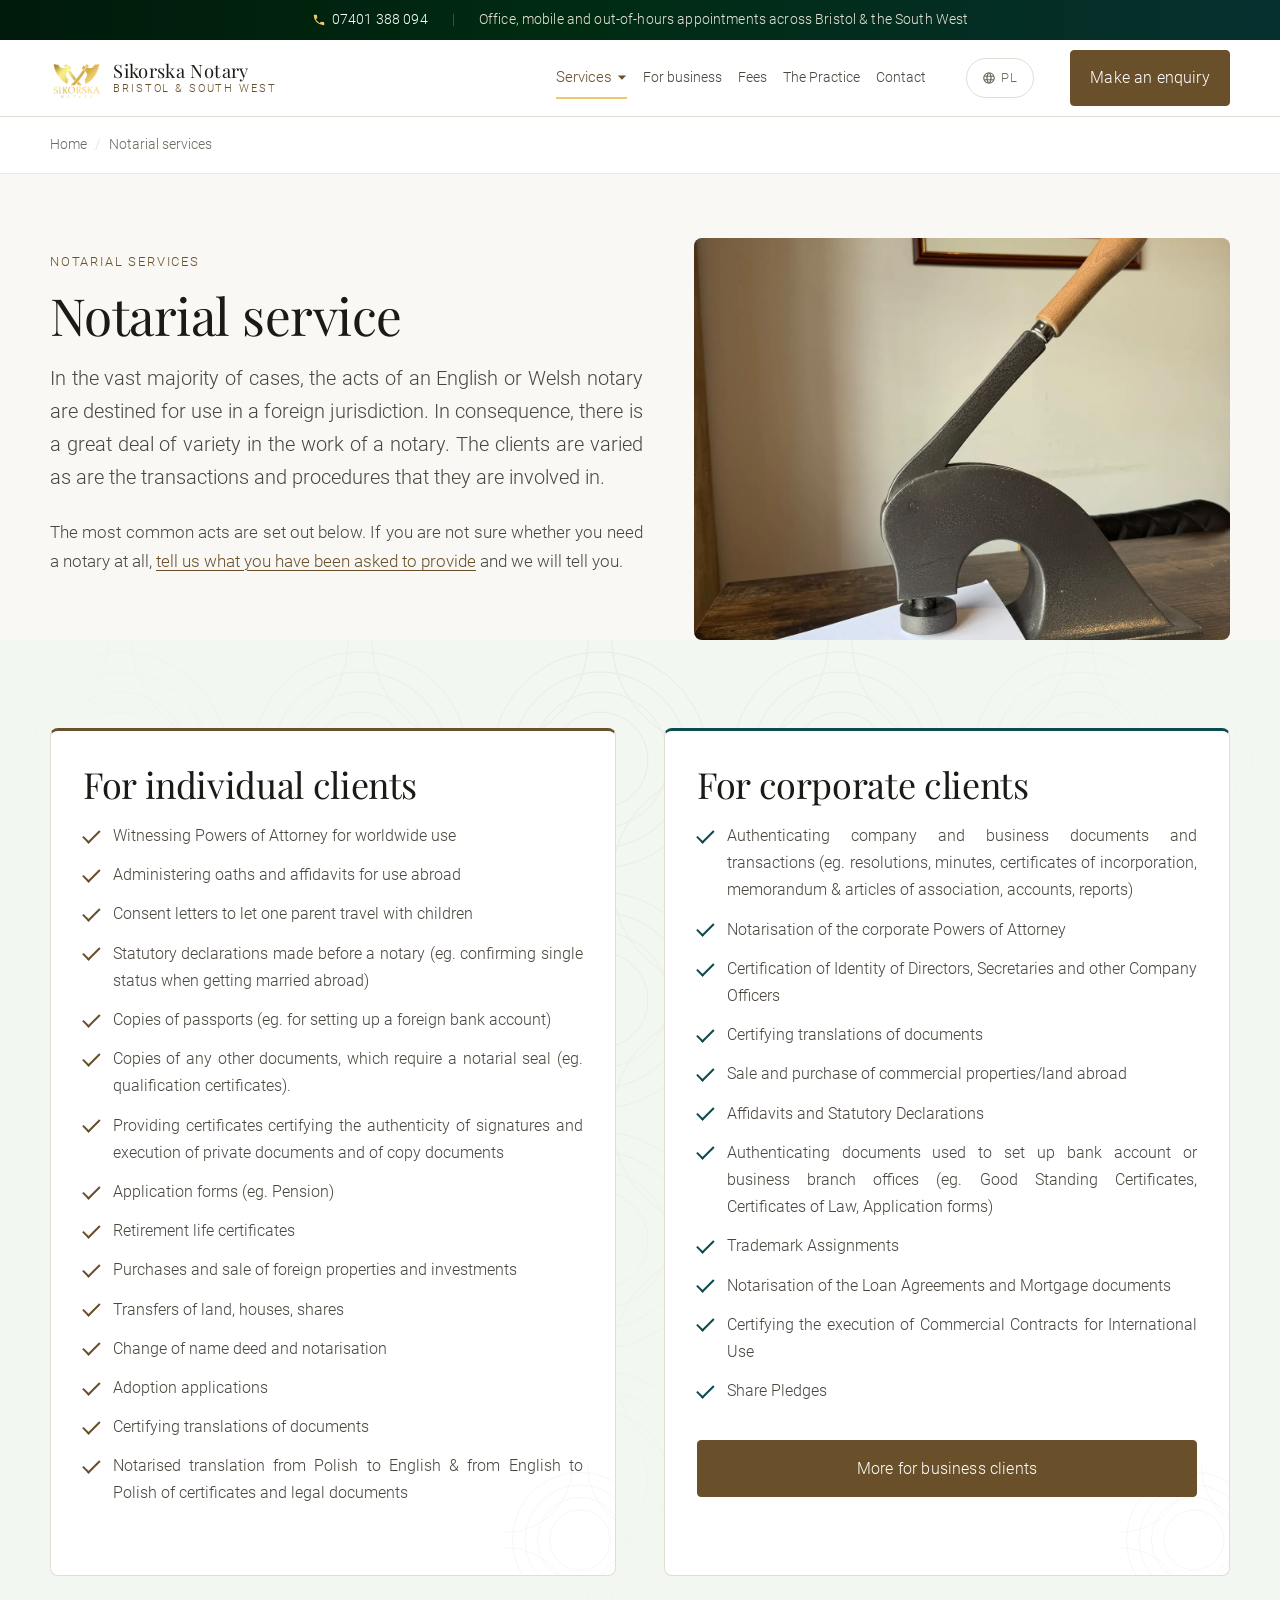
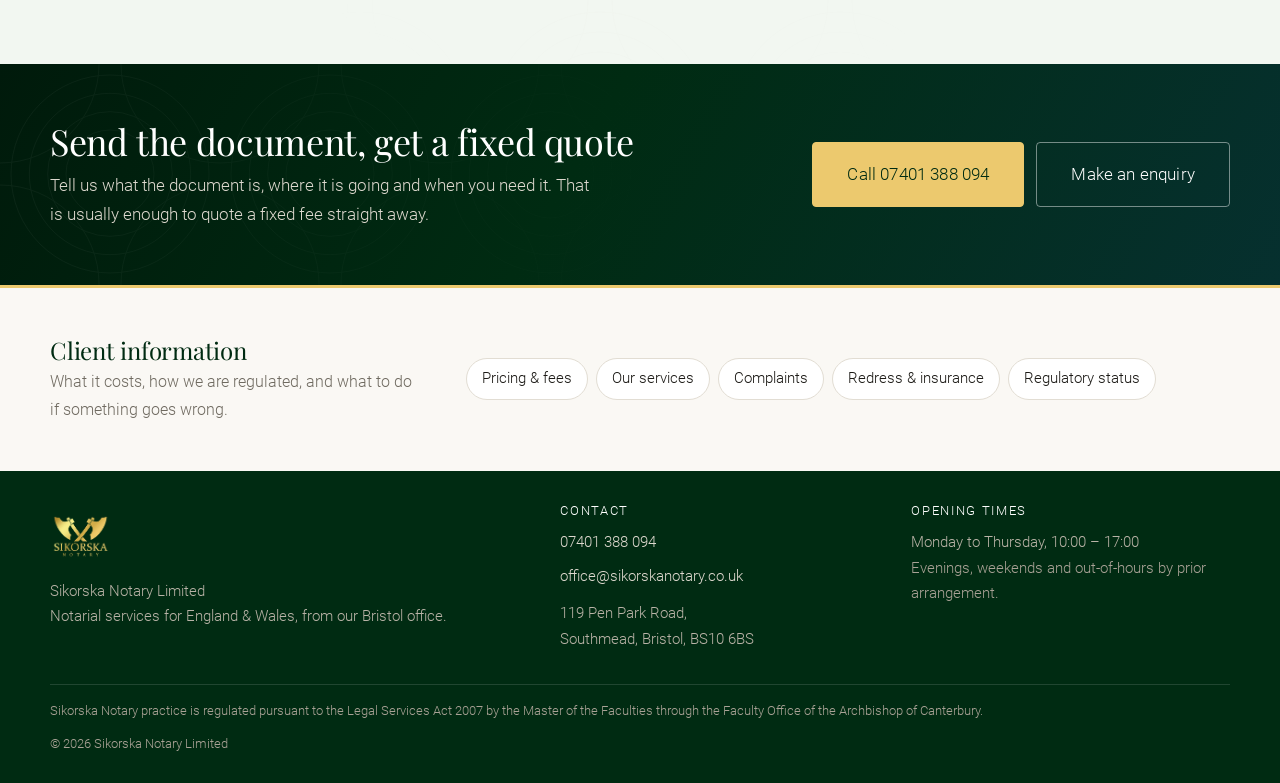
<file: notarial-service.html>
<!DOCTYPE html>
<html lang="en-GB">
<head>
<meta charset="utf-8">
<meta name="viewport" content="width=device-width, initial-scale=1">
<title>Notarial Services in Bristol | Sikorska Notary</title>
<meta name="description" content="Notarial services in Bristol for individuals and businesses: powers of attorney, oaths and affidavits, certified copies, statutory declarations and certified translations for use abroad.">
<link rel="canonical" href="https://www.sikorskanotary.co.uk/notarial-service.html">
<meta name="theme-color" content="#002b12">

<meta property="og:type" content="website">
<meta property="og:site_name" content="Sikorska Notary">
<meta property="og:locale" content="en_GB">
<meta property="og:url" content="https://www.sikorskanotary.co.uk/notarial-service.html">
<meta property="og:title" content="Notarial Services in Bristol | Sikorska Notary">
<meta property="og:description" content="The most common notarial acts for individual and corporate clients, from powers of attorney to certified translations.">
<meta property="og:image" content="https://www.sikorskanotary.co.uk/assets/img/social-card.png">
<meta name="twitter:card" content="summary_large_image">

<link rel="icon" href="assets/img/logo.png" type="image/png">
<link rel="apple-touch-icon" href="assets/img/logo.png">
<link rel="stylesheet" href="assets/css/site.css?v=20260906">

<script type="application/ld+json">
{
  "@context": "https://schema.org",
  "@graph": [
    {
      "@type": "Service",
      "@id": "https://www.sikorskanotary.co.uk/notarial-service.html#service",
      "name": "Notarial service",
      "serviceType": "Notarial services",
      "url": "https://www.sikorskanotary.co.uk/notarial-service.html",
      "provider": { "@id": "https://www.sikorskanotary.co.uk/#practice" },
      "areaServed": [
        { "@type": "City", "name": "Bristol" },
        { "@type": "AdministrativeArea", "name": "South West England" }
      ],
      "availableLanguage": ["en-GB", "pl-PL"],
      "hasOfferCatalog": {
        "@type": "OfferCatalog",
        "name": "Notarial acts",
        "itemListElement": [
          { "@type": "OfferCatalog", "name": "For individual clients", "itemListElement": [
            { "@type": "Offer", "itemOffered": { "@type": "Service", "name": "Witnessing Powers of Attorney for worldwide use" } },
            { "@type": "Offer", "itemOffered": { "@type": "Service", "name": "Administering oaths and affidavits for use abroad" } },
            { "@type": "Offer", "itemOffered": { "@type": "Service", "name": "Statutory declarations made before a notary" } },
            { "@type": "Offer", "itemOffered": { "@type": "Service", "name": "Certified copies of passports and other documents" } },
            { "@type": "Offer", "itemOffered": { "@type": "Service", "name": "Certifying translations of documents" } }
          ]},
          { "@type": "OfferCatalog", "name": "For corporate clients", "itemListElement": [
            { "@type": "Offer", "itemOffered": { "@type": "Service", "name": "Authenticating company and business documents and transactions" } },
            { "@type": "Offer", "itemOffered": { "@type": "Service", "name": "Notarisation of corporate Powers of Attorney" } },
            { "@type": "Offer", "itemOffered": { "@type": "Service", "name": "Certification of identity of directors, secretaries and other company officers" } },
            { "@type": "Offer", "itemOffered": { "@type": "Service", "name": "Certifying the execution of commercial contracts for international use" } }
          ]}
        ]
      }
    },
    {
      "@type": "BreadcrumbList",
      "@id": "https://www.sikorskanotary.co.uk/notarial-service.html#breadcrumb",
      "itemListElement": [
        { "@type": "ListItem", "position": 1, "name": "Home", "item": "https://www.sikorskanotary.co.uk/" },
        { "@type": "ListItem", "position": 2, "name": "Notarial services" }
      ]
    }
  ]
}
</script>
</head>
<body>
<a class="skip-link" href="#main">Skip to main content</a>

<!-- ============ Call bar ============ -->
<div class="callbar">
  <div class="wrap callbar__inner">
    <span class="callbar__item">
      <svg viewBox="0 0 24 24" aria-hidden="true"><path d="M6.6 10.8a15.1 15.1 0 0 0 6.6 6.6l2.2-2.2a1 1 0 0 1 1-.24 11.4 11.4 0 0 0 3.6.58 1 1 0 0 1 1 1V20a1 1 0 0 1-1 1A17 17 0 0 1 3 4a1 1 0 0 1 1-1h3.5a1 1 0 0 1 1 1 11.4 11.4 0 0 0 .58 3.6 1 1 0 0 1-.25 1z"/></svg>
      <a href="tel:+447401388094">07401 388 094</a>
    </span>
    <span class="callbar__sep" aria-hidden="true">|</span>
    <span class="callbar__item">Office, mobile and out-of-hours appointments across Bristol &amp; the South West</span>
  </div>
</div>

<!-- ============ Header ============ -->
<header class="site-header">
  <div class="wrap site-header__inner">
    <a class="brand" href="./">
      <picture>
        <source srcset="assets/img/logo.webp" type="image/webp">
        <img src="assets/img/logo.png" width="52" height="52" alt="">
      </picture>
      <span class="brand__name">Sikorska Notary<span class="brand__sub">Bristol &amp; South West</span></span>
    </a>

    <nav class="nav" aria-label="Main">
      <ul class="nav__list">
        <li class="nav__item--has-menu is-active">
          <button type="button" class="nav__toggle" aria-expanded="false" aria-controls="menu-services">Services <svg viewBox="0 0 12 8" aria-hidden="true"><path d="M1 1l5 5 5-5"/></svg></button>
          <ul class="nav__menu" id="menu-services">
            <li><a href="notarial-service.html" aria-current="page">Notarial services</a></li>
            <li><a href="apostille-and-legalisation.html">Apostille &amp; legalisation</a></li>
            <li><a href="will-writing-service.html">Will writing</a></li>
          </ul>
        </li>
        <li><a href="for-business.html">For business</a></li>
        <li><a href="fees-and-disbursements.html">Fees</a></li>
        <li><a href="practice.html">The Practice</a></li>
        <li><a href="contact.html">Contact</a></li>
      </ul>
    </nav>

    <a class="lang-toggle" href="polski.html" hreflang="pl" lang="pl" aria-label="Przejdź na polski"><svg viewBox="0 0 24 24" aria-hidden="true"><path d="M12 2a10 10 0 1 0 0 20 10 10 0 0 0 0-20m6.9 6h-2.9a15.6 15.6 0 0 0-1.4-3.6A8 8 0 0 1 18.9 8M12 4c.8 1.2 1.4 2.5 1.8 4h-3.6c.4-1.5 1-2.8 1.8-4M4.3 14a7.9 7.9 0 0 1 0-4h3.3a16.5 16.5 0 0 0 0 4zm.8 2h2.9c.3 1.3.8 2.5 1.4 3.6A8 8 0 0 1 5.1 16m2.9-8H5.1a8 8 0 0 1 4.3-3.6A15.6 15.6 0 0 0 8 8m4 12c-.8-1.2-1.4-2.5-1.8-4h3.6c-.4 1.5-1 2.8-1.8 4m2.2-6H9.8a14.7 14.7 0 0 1 0-4h4.4a14.7 14.7 0 0 1 0 4m.4 5.6c.6-1.1 1.1-2.3 1.4-3.6h2.9a8 8 0 0 1-4.3 3.6m1.8-5.6a16.5 16.5 0 0 0 0-4h3.3a7.9 7.9 0 0 1 0 4z"/></svg>PL</a>
    <a class="btn btn--primary header__cta" href="contact.html">Make an enquiry</a>

    <button class="burger" type="button" aria-expanded="false" aria-controls="mobile-nav">
      <span></span>
      <span class="visually-hidden">Menu</span>
    </button>
  </div>
</header>

<div class="mobile-nav" id="mobile-nav" data-open="false">
  <p class="mobile-nav__label">Services</p>
  <ul>
    <li><a href="notarial-service.html" aria-current="page">Notarial services</a></li>
    <li><a href="apostille-and-legalisation.html">Apostille &amp; legalisation</a></li>
    <li><a href="will-writing-service.html">Will writing</a></li>
  </ul>
  <p class="mobile-nav__label">More</p>
  <ul>
    <li><a href="for-business.html">For business</a></li>
    <li><a href="fees-and-disbursements.html">Fees &amp; disbursements</a></li>
    <li><a href="practice.html">The Practice</a></li>
    <li><a href="polski.html" lang="pl">Polski</a></li>
    <li><a href="contact.html">Contact</a></li>
    <li><a href="legal-and-regulatory.html">Legal &amp; regulatory</a></li>
  </ul>
  <a class="btn btn--primary btn--block" href="tel:+447401388094">Call 07401 388 094</a>
  <a class="btn btn--ghost btn--block" href="contact.html">Make an enquiry</a>
</div>

<nav class="crumbs" aria-label="Breadcrumb">
  <div class="wrap">
    <ol><li><a href="./">Home</a></li><li aria-current="page">Notarial services</li></ol>
  </div>
</nav>

<main id="main">
  <!-- The photograph sits in the page head rather than in a section of its own.
       It used to sit beside two stranded lines of copy that repeated the
       homepage almost word for word; those have gone, and the page now runs
       title, photograph, then straight into the two lists people came for. -->
  <div class="page-head page-head--media accent-brass">
    <div class="wrap">
      <div class="page-head__grid">
        <div class="page-head__body">
          <p class="eyebrow">Notarial services</p>
          <h1>Notarial service</h1>
          <p class="lede">In the vast majority of cases, the acts of an English or Welsh notary are destined for use in a foreign jurisdiction. In consequence, there is a great deal of variety in the work of a notary. The clients are varied as are the transactions and procedures that they are involved in.</p>
          <p style="margin:var(--sp-5) 0 0">The most common acts are set out below. If you are not sure whether you need a notary at all, <a href="contact.html">tell us what you have been asked to provide</a> and we will tell you.</p>
        </div>
        <figure class="figure figure--inset page-head__figure accent-brass">
          <picture>
            <source srcset="assets/img/seal-press.webp" type="image/webp">
            <img src="assets/img/seal-press.jpg" alt="The notarial seal press, used to emboss the notary&rsquo;s mark onto a document" width="1350" height="1800" fetchpriority="high">
          </picture>
        </figure>
      </div>
    </div>
  </div>

  <!-- ============ The two service lists ============ -->
  <section class="section section--sage section--engraved">
    <div class="wrap">
      <!-- stretch, not start: the individual list is longer than the corporate one and
           the two boxes were ending at different heights. -->
      <div class="grid grid--2" style="align-items:stretch;gap:var(--sp-7)">

        <div class="card card--accent card--engraved accent-brass reveal" data-reveal-group="acts" id="individual">
          <!-- Source renders this heading in capitals: "FOR INDIVIDUAL CLIENTS:".
               Rendered here in sentence case as presentation, wording unchanged. -->
          <h2>For individual clients</h2>
          <ul class="ticks mb-0">
            <li>Witnessing Powers of Attorney for worldwide use</li>
            <li>Administering oaths and affidavits for use abroad</li>
            <li>Consent letters to let one parent travel with children</li>
            <li>Statutory declarations made before a notary (eg. confirming single status when getting married abroad)</li>
            <li>Copies of passports (eg. for setting up a foreign bank account)</li>
            <!-- TYPO IN SOURCE, LEFT UNCHANGED: stray comma after "documents" in the line below
                 ("Copies of any other documents, which require..."). Client to confirm before removal. -->
            <li>Copies of any other documents, which require a notarial seal (eg. qualification certificates).</li>
            <li>Providing certificates certifying the authenticity of signatures and execution of private documents and of copy documents</li>
            <li>Application forms (eg. Pension)</li>
            <li>Retirement life certificates</li>
            <!-- TYPO IN SOURCE, LEFT UNCHANGED: "Purchases and sale" (number disagreement). -->
            <li>Purchases and sale of foreign properties and investments</li>
            <li>Transfers of land, houses, shares</li>
            <li>Change of name deed and notarisation</li>
            <li>Adoption applications</li>
            <li>Certifying translations of documents</li>
            <li>Notarised translation from Polish to English &amp; from English to Polish of certificates and legal documents</li>
          </ul>
        </div>

        <div class="card card--accent card--engraved accent-petrol reveal" data-reveal-group="acts" id="corporate">
          <!-- Source renders this heading in capitals: "FOR CORPORATE CLIENTS:".
               Rendered here in sentence case as presentation, wording unchanged. -->
          <h2>For corporate clients</h2>
          <ul class="ticks">
            <li>Authenticating company and business documents and transactions (eg. resolutions, minutes, certificates of incorporation, memorandum &amp; articles of association, accounts, reports)</li>
            <li>Notarisation of the corporate Powers of Attorney</li>
            <li>Certification of Identity of Directors, Secretaries and other Company Officers</li>
            <li>Certifying translations of documents</li>
            <li>Sale and purchase of commercial properties/land abroad</li>
            <li>Affidavits and Statutory Declarations</li>
            <li>Authenticating documents used to set up bank account or business branch offices (eg. Good Standing Certificates, Certificates of Law, Application forms)</li>
            <li>Trademark Assignments</li>
            <li>Notarisation of the Loan Agreements and Mortgage documents</li>
            <li>Certifying the execution of Commercial Contracts for International Use</li>
            <li>Share Pledges</li>
          </ul>
          <!-- NEW COPY: link label only. "More for business clients" -->
          <a class="btn btn--primary" href="for-business.html">More for business clients</a>
        </div>

      </div>
    </div>
  </section>

  <!-- ============ CTA band ============ -->
  <section class="cta-band">
    <div class="wrap cta-band__inner">
      <div>
        <!-- NEW COPY: CTA band heading and supporting line, matching the wording used on the home page. -->
        <h2>Send the document, get a fixed quote</h2>
        <p>Tell us what the document is, where it is going and when you need it. That is usually enough to quote a fixed fee straight away.</p>
      </div>
      <div class="cta-band__actions">
        <a class="btn btn--gold btn--lg" href="tel:+447401388094">Call 07401 388 094</a>
        <a class="btn btn--onDark btn--lg" href="contact.html">Make an enquiry</a>
      </div>
    </div>
  </section>

</main>
<!-- ============ Client information (Rule 14.2) ============
     Rule 14.2 of the Notaries Practice Rules requires that clear information on
     pricing, service, complaints, redress and regulatory status is available for
     the public to access on the website. The footer carries these too, but footer
     links read as small print. This band gives the same five items a visible
     home directly above the footer, on every page, named in the rule's own order
     so a regulator can tick them off. It also separates the dark call-to-action
     band from the dark footer, which previously butted together. -->
<section class="clientinfo" aria-labelledby="clientinfo-title">
  <div class="wrap clientinfo__inner">
    <div class="clientinfo__lead">
      <h2 class="clientinfo__title" id="clientinfo-title">Client information</h2>
      <p class="clientinfo__sub">What it costs, how we are regulated, and what to do
        if something goes wrong.</p>
    </div>
    <ul class="clientinfo__links">
      <li><a href="fees-and-disbursements.html">Pricing &amp; fees</a></li>
      <li><a href="notarial-service.html">Our services</a></li>
      <li><a href="legal-and-regulatory.html#complaints">Complaints</a></li>
      <li><a href="legal-and-regulatory.html#redress">Redress &amp; insurance</a></li>
      <li><a href="legal-and-regulatory.html#regulatory">Regulatory status</a></li>
    </ul>
  </div>
</section>


<!-- ============ Footer ============ -->
<footer class="site-footer">
  <div class="wrap">
    <div class="footer__grid">
      <div class="footer__brand">
        <picture>
          <source srcset="assets/img/logo.webp" type="image/webp">
          <img src="assets/img/logo.png" width="62" height="62" alt="Sikorska Notary">
        </picture>
        <p>Sikorska Notary Limited<br>Notarial services for England &amp; Wales, from our Bristol office.</p>
      </div>

      <div>
        <h4>Contact</h4>
        <ul class="footer__list">
          <li><a href="tel:+447401388094">07401 388 094</a></li>
          <li><a href="mailto:office@sikorskanotary.co.uk">office@sikorskanotary.co.uk</a></li>
          <li style="margin-top:var(--sp-3)">119 Pen Park Road,<br>Southmead, Bristol, BS10 6BS</li>
        </ul>
      </div>

      <div>
        <h4>Opening times</h4>
        <p class="mb-0">Monday to Thursday, 10:00 &ndash; 17:00<br><span style="color:#a9a296">Evenings, weekends and out-of-hours by prior arrangement.</span></p>
      </div>
    </div>

    <div class="footer__legal">
      <p>Sikorska Notary practice is regulated pursuant to the Legal Services Act 2007 by the Master of the Faculties through the Faculty Office of the Archbishop of Canterbury.</p>
      <p class="footer__copyright">&copy; <span id="yr">2026</span> Sikorska Notary Limited</p>
    </div>
  </div>
</footer>

<!-- ============ Sticky mobile CTA ============ -->
<div class="mobile-cta">
  <a class="btn btn--primary" href="tel:+447401388094">
    <svg viewBox="0 0 24 24" aria-hidden="true"><path d="M6.6 10.8a15.1 15.1 0 0 0 6.6 6.6l2.2-2.2a1 1 0 0 1 1-.24 11.4 11.4 0 0 0 3.6.58 1 1 0 0 1 1 1V20a1 1 0 0 1-1 1A17 17 0 0 1 3 4a1 1 0 0 1 1-1h3.5a1 1 0 0 1 1 1 11.4 11.4 0 0 0 .58 3.6 1 1 0 0 1-.25 1z"/></svg>
    Call
  </a>
  <a class="btn btn--ghost" href="contact.html">Enquire</a>
</div>

<script src="assets/js/site.js?v=20260906" defer></script>
<script>document.getElementById('yr').textContent=new Date().getFullYear();</script>
</body>
</html>
</file>
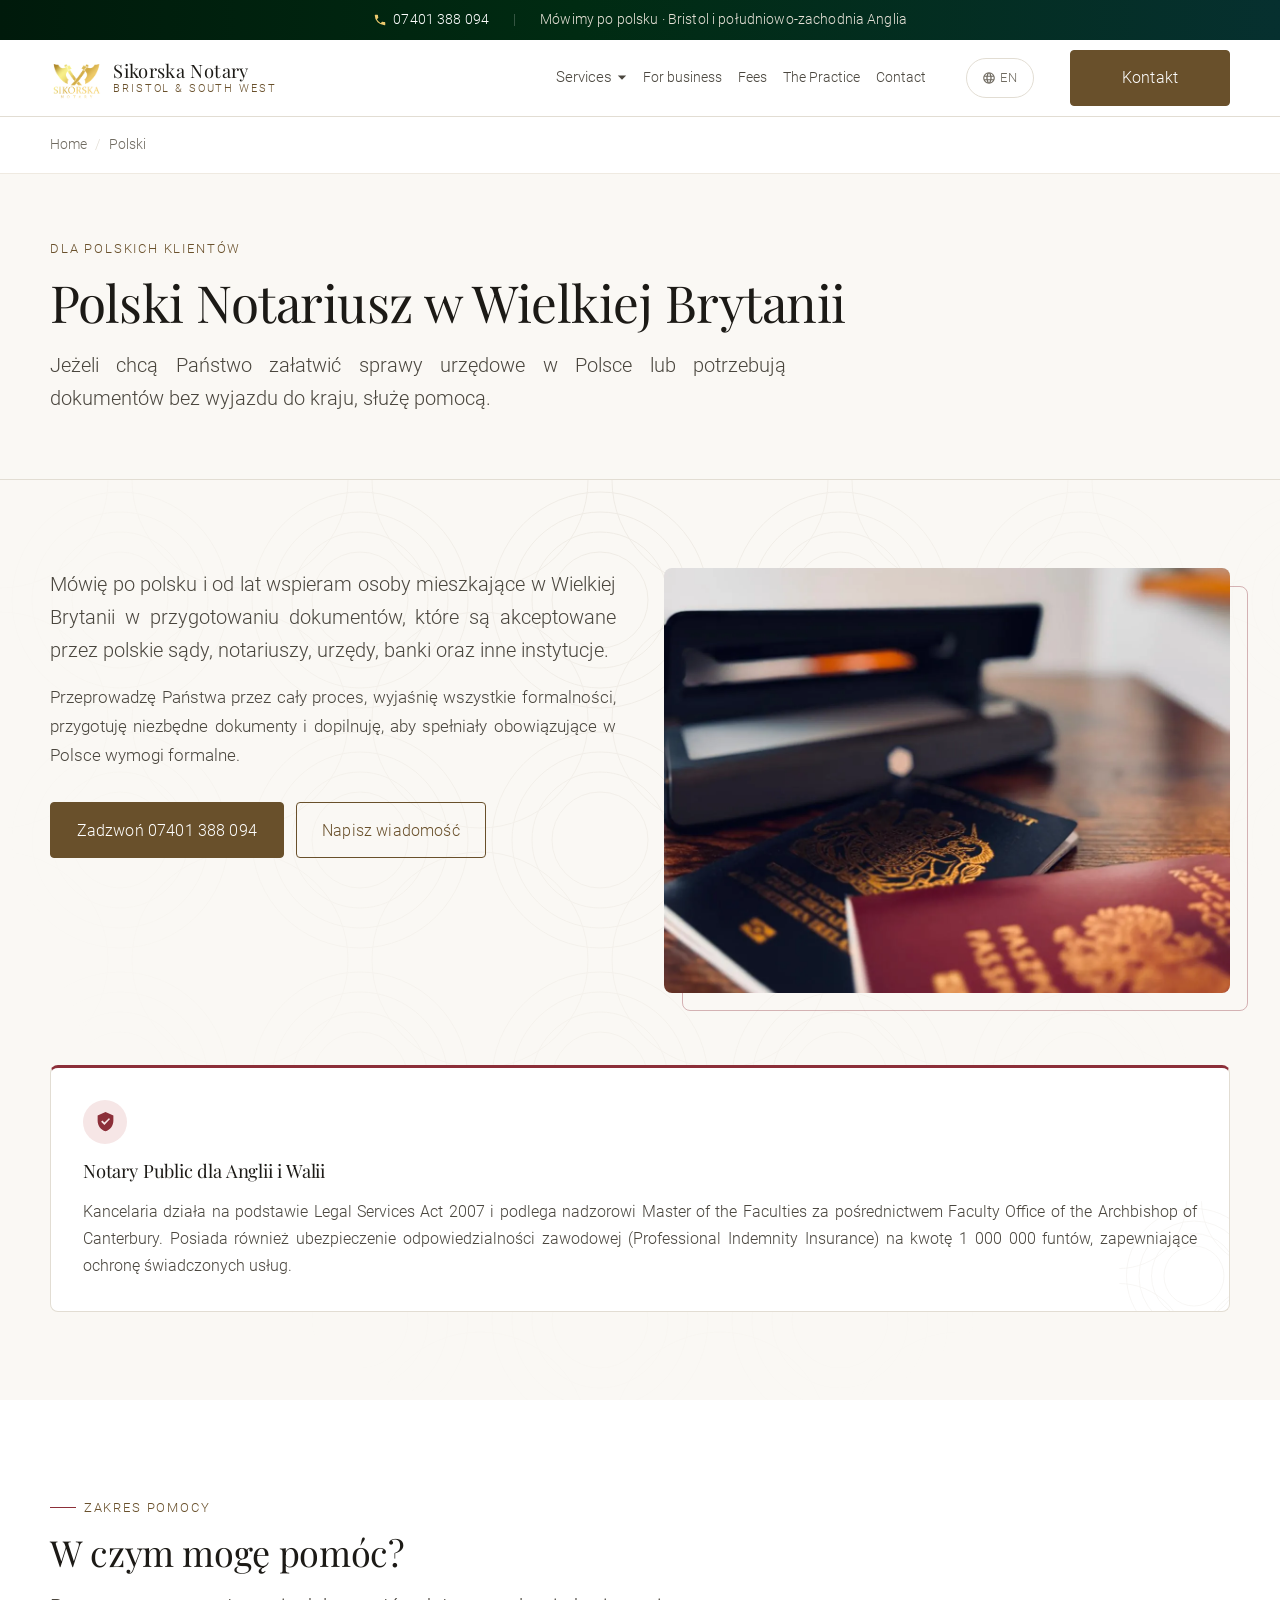
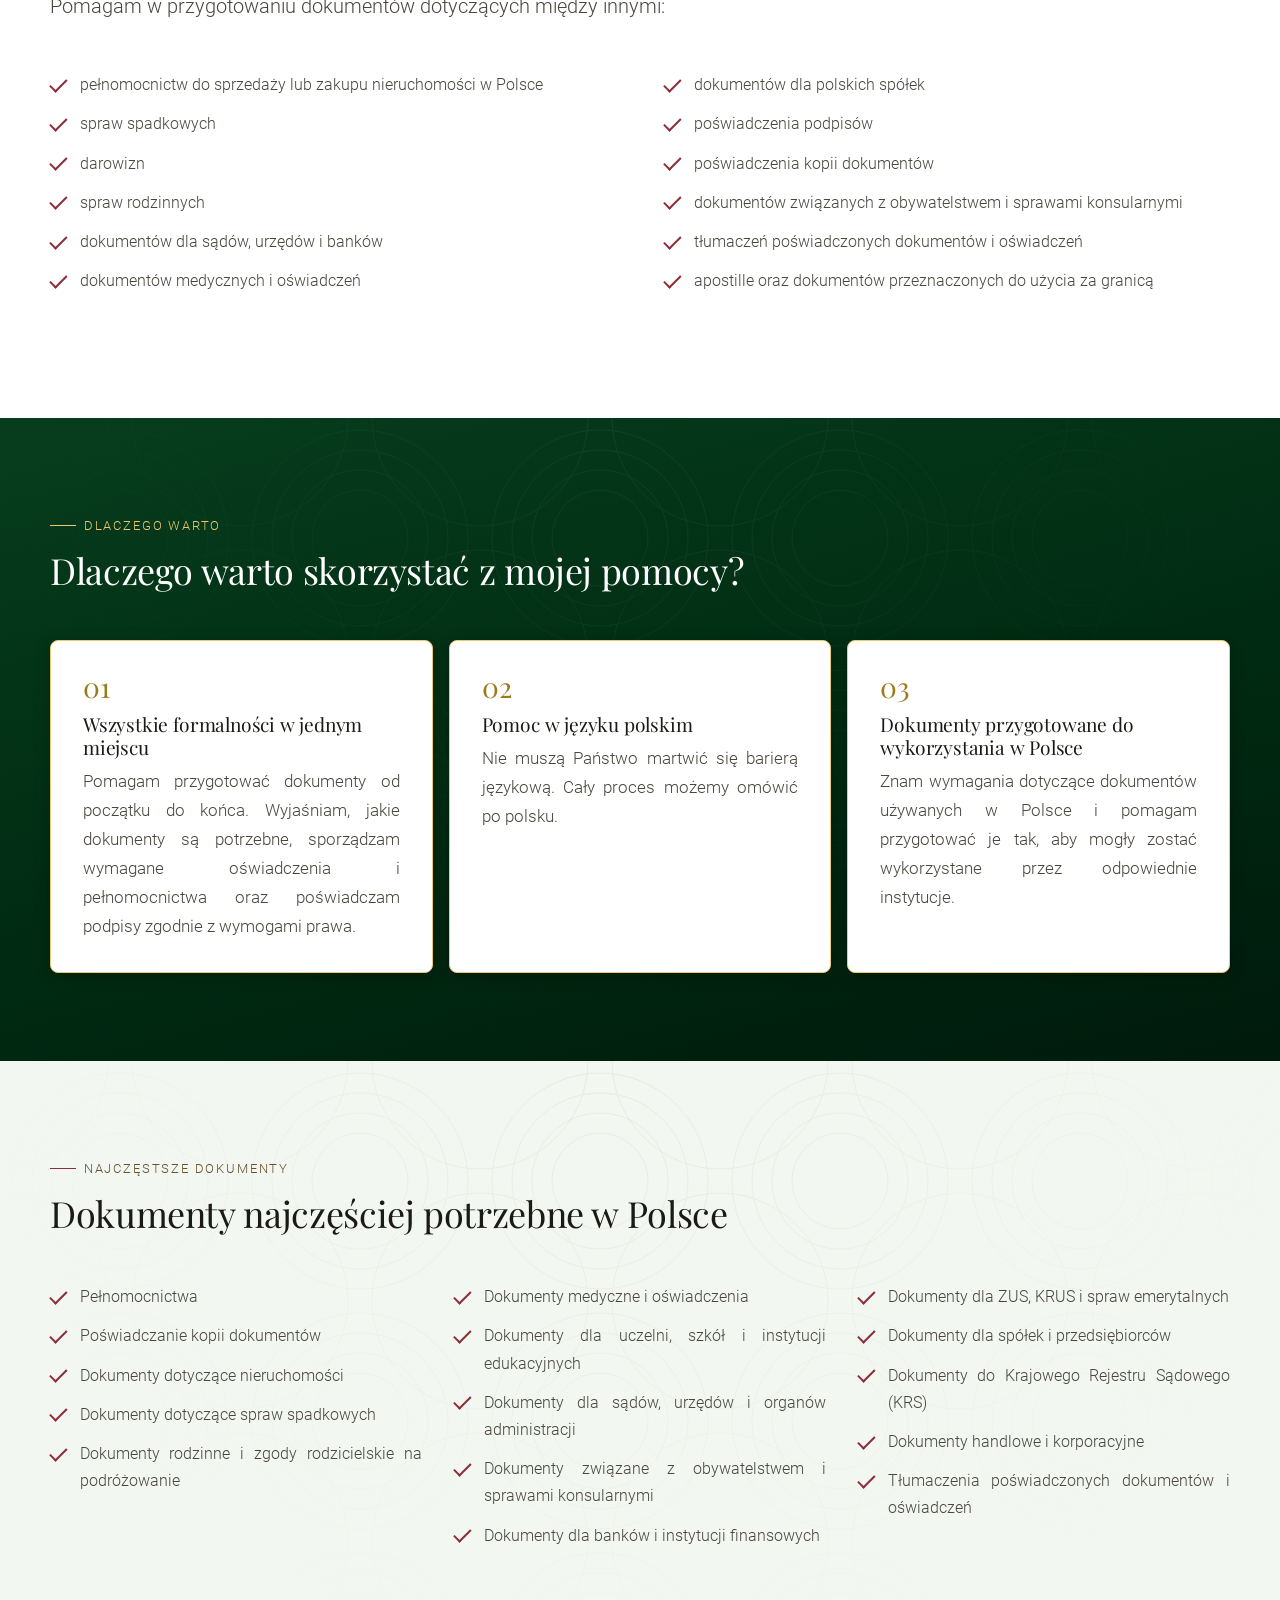
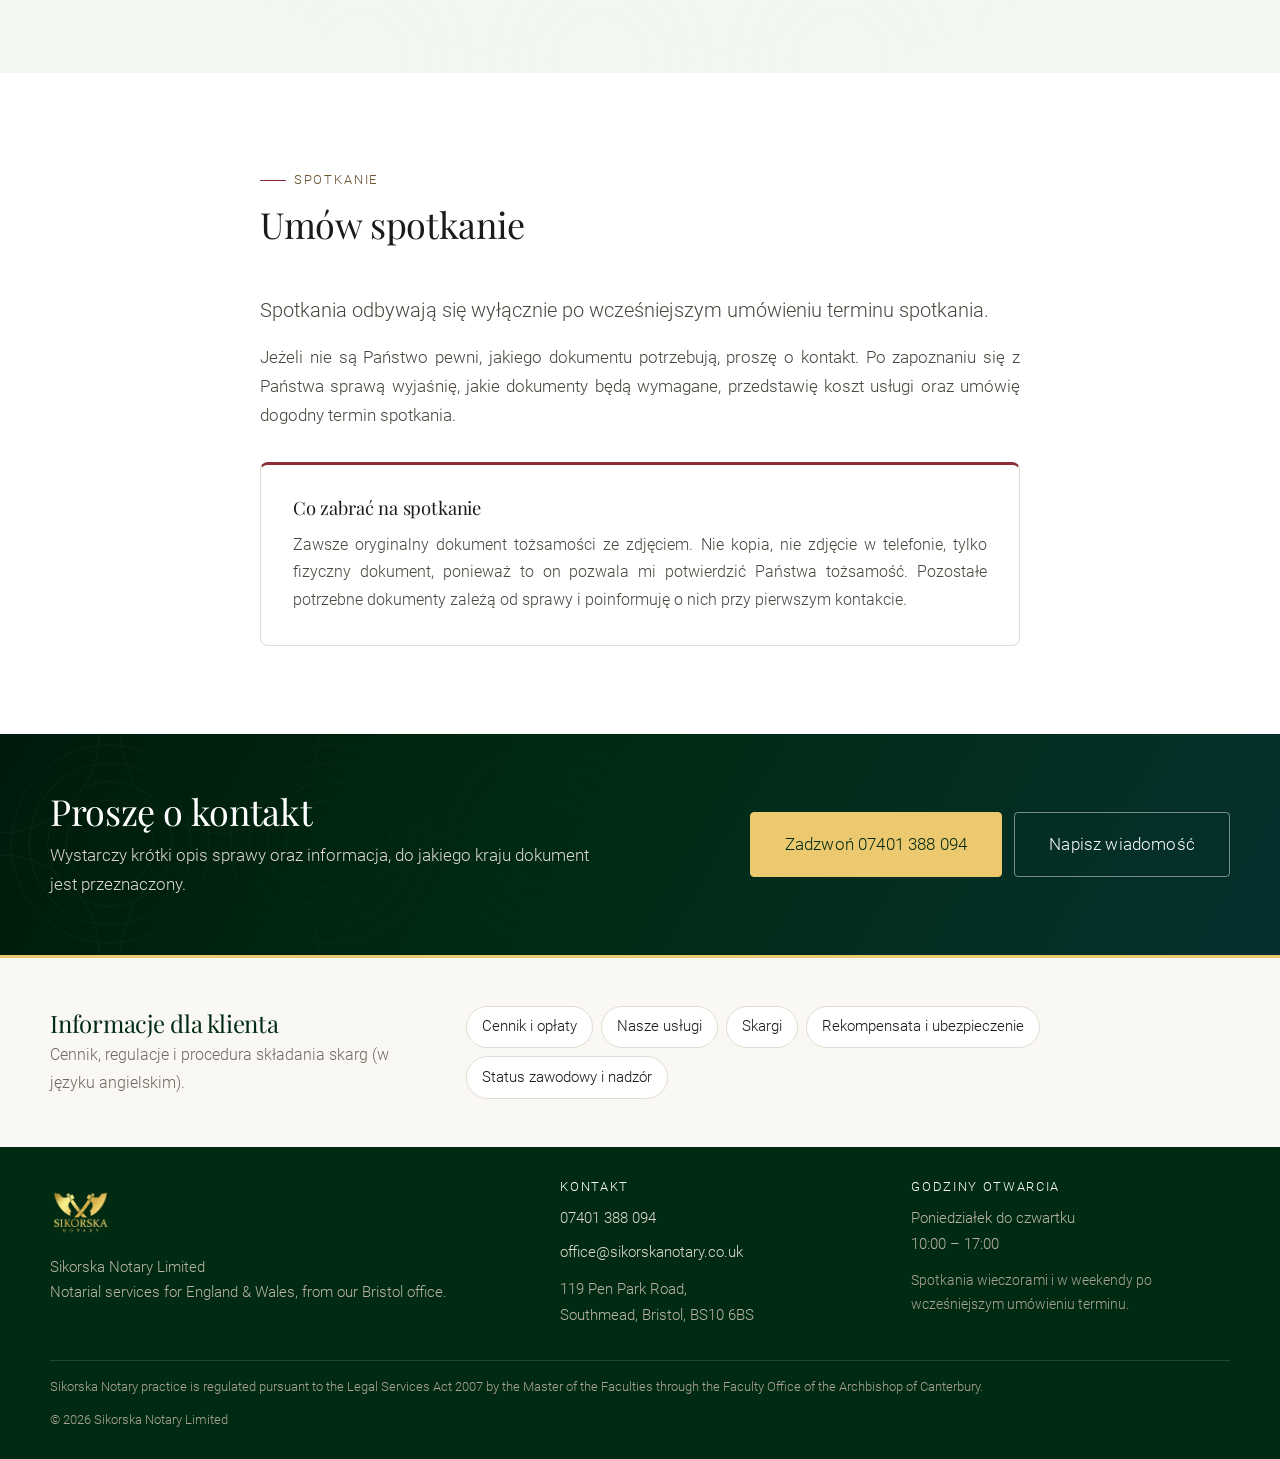
<file: polski.html>
<!DOCTYPE html>
<html lang="pl">
<head>
<meta charset="utf-8">
<meta name="viewport" content="width=device-width, initial-scale=1">
<title>Polski Notariusz w Wielkiej Brytanii | Sikorska Notary, Bristol</title>
<meta name="description" content="Polskojęzyczny notary public w Bristolu. Pełnomocnictwa, sprawy spadkowe, poświadczenia podpisów i kopii, apostille oraz dokumenty do wykorzystania w Polsce. Mówimy po polsku.">
<link rel="canonical" href="https://www.sikorskanotary.co.uk/polski.html">
<meta name="theme-color" content="#002b12">

<meta property="og:type" content="website">
<meta property="og:site_name" content="Sikorska Notary">
<meta property="og:locale" content="pl_PL">
<meta property="og:url" content="https://www.sikorskanotary.co.uk/polski.html">
<meta property="og:title" content="Polski Notariusz w Wielkiej Brytanii | Sikorska Notary, Bristol">
<meta property="og:description" content="Dokumenty do wykorzystania w Polsce, przygotowane w Bristolu. Mówimy po polsku.">
<meta property="og:image" content="https://www.sikorskanotary.co.uk/assets/img/social-card.png">
<meta name="twitter:card" content="summary_large_image">

<link rel="icon" href="assets/img/logo.png" type="image/png">
<link rel="apple-touch-icon" href="assets/img/logo.png">
<link rel="stylesheet" href="assets/css/site.css?v=20260906">

<script type="application/ld+json">
{
  "@context": "https://schema.org",
  "@graph": [
    {
      "@type": "Service",
      "@id": "https://www.sikorskanotary.co.uk/polski.html#service",
      "name": "Polskojęzyczne usługi notarialne",
      "serviceType": "Usługi notarialne dla klientów polskojęzycznych",
      "url": "https://www.sikorskanotary.co.uk/polski.html",
      "description": "Przygotowanie i poświadczanie dokumentów do wykorzystania w Polsce: pełnomocnictwa, sprawy spadkowe, darowizny, sprawy rodzinne, dokumenty dla sądów, urzędów i banków, dokumenty dla polskich spółek, poświadczenia podpisów i kopii dokumentów oraz apostille.",
      "provider": { "@id": "https://www.sikorskanotary.co.uk/#practice" },
      "availableLanguage": ["pl-PL", "en-GB"],
      "areaServed": [
        { "@type": "City", "name": "Bristol" },
        { "@type": "AdministrativeArea", "name": "South West England" },
        { "@type": "Country", "name": "Poland" }
      ]
    },
    {
      "@type": "WebPage",
      "@id": "https://www.sikorskanotary.co.uk/polski.html#webpage",
      "url": "https://www.sikorskanotary.co.uk/polski.html",
      "name": "Polski Notariusz w Wielkiej Brytanii",
      "inLanguage": "pl-PL",
      "about": { "@id": "https://www.sikorskanotary.co.uk/#practice" },
      "breadcrumb": {
        "@type": "BreadcrumbList",
        "itemListElement": [
          { "@type": "ListItem", "position": 1, "name": "Home", "item": "https://www.sikorskanotary.co.uk/" },
          { "@type": "ListItem", "position": 2, "name": "Polski" }
        ]
      }
    }
  ]
}
</script>
</head>
<body>
<a class="skip-link" href="#main">Przejdź do treści</a>

<!-- ============ Call bar ============ -->
<div class="callbar">
  <div class="wrap callbar__inner">
    <span class="callbar__item">
      <svg viewBox="0 0 24 24" aria-hidden="true"><path d="M6.6 10.8a15.1 15.1 0 0 0 6.6 6.6l2.2-2.2a1 1 0 0 1 1-.24 11.4 11.4 0 0 0 3.6.58 1 1 0 0 1 1 1V20a1 1 0 0 1-1 1A17 17 0 0 1 3 4a1 1 0 0 1 1-1h3.5a1 1 0 0 1 1 1 11.4 11.4 0 0 0 .58 3.6 1 1 0 0 1-.25 1z"/></svg>
      <a href="tel:+447401388094">07401 388 094</a>
    </span>
    <span class="callbar__sep" aria-hidden="true">|</span>
    <span class="callbar__item">Mówimy po polsku &middot; Bristol i południowo-zachodnia Anglia</span>
  </div>
</div>

<!-- ============ Header ============ -->
<header class="site-header">
  <div class="wrap site-header__inner">
    <a class="brand" href="./">
      <picture>
        <source srcset="assets/img/logo.webp" type="image/webp">
        <img src="assets/img/logo.png" width="52" height="52" alt="">
      </picture>
      <span class="brand__name">Sikorska Notary<span class="brand__sub">Bristol &amp; South West</span></span>
    </a>

    <nav class="nav" aria-label="Główna">
      <ul class="nav__list">
        <li class="nav__item--has-menu">
          <button type="button" class="nav__toggle" aria-expanded="false" aria-controls="menu-services">Services <svg viewBox="0 0 12 8" aria-hidden="true"><path d="M1 1l5 5 5-5"/></svg></button>
          <ul class="nav__menu" id="menu-services">
            <li><a href="notarial-service.html">Notarial services</a></li>
            <li><a href="apostille-and-legalisation.html">Apostille &amp; legalisation</a></li>
            <li><a href="will-writing-service.html">Will writing</a></li>
          </ul>
        </li>
        <li><a href="for-business.html">For business</a></li>
        <li><a href="fees-and-disbursements.html">Fees</a></li>
        <li><a href="practice.html">The Practice</a></li>
        <li><a href="contact.html">Contact</a></li>
      </ul>
    </nav>

    <a class="lang-toggle" href="./" hreflang="en" lang="en" aria-label="Switch to English"><svg viewBox="0 0 24 24" aria-hidden="true"><path d="M12 2a10 10 0 1 0 0 20 10 10 0 0 0 0-20m6.9 6h-2.9a15.6 15.6 0 0 0-1.4-3.6A8 8 0 0 1 18.9 8M12 4c.8 1.2 1.4 2.5 1.8 4h-3.6c.4-1.5 1-2.8 1.8-4M4.3 14a7.9 7.9 0 0 1 0-4h3.3a16.5 16.5 0 0 0 0 4zm.8 2h2.9c.3 1.3.8 2.5 1.4 3.6A8 8 0 0 1 5.1 16m2.9-8H5.1a8 8 0 0 1 4.3-3.6A15.6 15.6 0 0 0 8 8m4 12c-.8-1.2-1.4-2.5-1.8-4h3.6c-.4 1.5-1 2.8-1.8 4m2.2-6H9.8a14.7 14.7 0 0 1 0-4h4.4a14.7 14.7 0 0 1 0 4m.4 5.6c.6-1.1 1.1-2.3 1.4-3.6h2.9a8 8 0 0 1-4.3 3.6m1.8-5.6a16.5 16.5 0 0 0 0-4h3.3a7.9 7.9 0 0 1 0 4z"/></svg>EN</a>
    <a class="btn btn--primary header__cta" href="contact.html">Kontakt</a>

    <button class="burger" type="button" aria-expanded="false" aria-controls="mobile-nav">
      <span></span>
      <span class="visually-hidden">Menu</span>
    </button>
  </div>
</header>

<div class="mobile-nav" id="mobile-nav" data-open="false">
  <p class="mobile-nav__label">Services</p>
  <ul>
    <li><a href="notarial-service.html">Notarial services</a></li>
    <li><a href="apostille-and-legalisation.html">Apostille &amp; legalisation</a></li>
    <li><a href="will-writing-service.html">Will writing</a></li>
  </ul>
  <p class="mobile-nav__label">More</p>
  <ul>
    <li><a href="for-business.html">For business</a></li>
    <li><a href="fees-and-disbursements.html">Fees &amp; disbursements</a></li>
    <li><a href="practice.html">The Practice</a></li>
    <li><a href="polski.html" lang="pl" aria-current="page">Polski</a></li>
    <li><a href="contact.html">Contact</a></li>
    <li><a href="legal-and-regulatory.html">Legal &amp; regulatory</a></li>
  </ul>
  <a class="btn btn--primary btn--block" href="tel:+447401388094">Zadzwoń 07401 388 094</a>
  <a class="btn btn--ghost btn--block" href="contact.html">Kontakt</a>
</div>

<nav class="crumbs" aria-label="Ścieżka nawigacji">
  <div class="wrap">
    <ol><li><a href="./">Home</a></li><li aria-current="page">Polski</li></ol>
  </div>
</nav>

<!-- ============================================================
     POLISH LANDING PAGE.
     Every word of Polish on this page was written by Patrycja Sikorska and is
     reproduced verbatim from her feedback document. Nothing here is machine
     translated, which is the entire point of the page: a Polish client can tell
     the difference immediately. Do not edit the Polish without asking her.
     The client's own data supports this page: Polish is the largest client
     nationality after British (19%) and Poland is the single largest document
     destination (16%), ahead of the UK itself.
     ============================================================ -->
<main id="main">

  <div class="page-head">
    <div class="wrap">
      <p class="eyebrow">Dla polskich klientów</p>
      <h1>Polski Notariusz w Wielkiej Brytanii</h1>
      <p class="lede">Jeżeli chcą Państwo załatwić sprawy urzędowe w Polsce lub potrzebują dokumentów bez wyjazdu do kraju, służę pomocą.</p>
    </div>
  </div>

  <!-- ============ Intro ============ -->
  <section class="section section--warm section--engraved accent-wax">
    <div class="wrap">
      <!-- grid--pair, not grid--2: grid--2 is auto-fit, and the full-width card below
           made it resolve to three columns, which shrank the photograph and pushed it
           into the middle of the row. -->
      <div class="grid grid--pair" style="gap:var(--sp-7);align-items:start">
        <div>
          <p class="lede">Mówię po polsku i od lat wspieram osoby mieszkające w Wielkiej Brytanii w przygotowaniu dokumentów, które są akceptowane przez polskie sądy, notariuszy, urzędy, banki oraz inne instytucje.</p>
          <p>Przeprowadzę Państwa przez cały proces, wyjaśnię wszystkie formalności, przygotuję niezbędne dokumenty i dopilnuję, aby spełniały obowiązujące w Polsce wymogi formalne.</p>
          <div class="hero__actions" style="margin-top:var(--sp-6)">
            <a class="btn btn--primary" href="tel:+447401388094">Zadzwoń 07401 388 094</a>
            <a class="btn btn--ghost" href="contact.html">Napisz wiadomość</a>
          </div>
        </div>

        <div>
          <!-- A British and a Polish passport in one frame. The most on-point image
               the client supplied for this page. -->
          <figure class="framed figure figure--inset accent-wax reveal" style="margin:0 0 var(--sp-5);--focus:56% 82%">
            <picture>
              <source srcset="assets/img/passports.webp" type="image/webp">
              <img src="assets/img/passports.jpg" alt="Brytyjski i polski paszport na biurku" width="1200" height="1600" loading="lazy">
            </picture>
          </figure>

        </div>

        <!-- Full width rather than sitting in the right-hand column: as a half
             width card it left the whole left column empty beneath the intro. -->
        <div class="card card--accent card--engraved reveal" style="grid-column:1/-1">
          <div class="card__icon"><svg viewBox="0 0 24 24" aria-hidden="true"><path d="M12 1 3 5v6c0 5.6 3.8 10.7 9 12 5.2-1.3 9-6.4 9-12V5zm-1.2 15L7 12.2l1.4-1.4 2.4 2.4 5-5L17.2 9z"/></svg></div>
          <h2 style="font-size:1.15rem">Notary Public dla Anglii i Walii</h2>
          <p class="mb-0">Kancelaria działa na podstawie Legal Services Act 2007 i podlega nadzorowi Master of the Faculties za pośrednictwem Faculty Office of the Archbishop of Canterbury. Posiada również ubezpieczenie odpowiedzialności zawodowej (Professional Indemnity Insurance) na kwotę 1 000 000 funtów, zapewniające ochronę świadczonych usług.</p>
        </div>
      </div>
    </div>
  </section>

  <!-- ============ What I can help with ============ -->
  <section class="section accent-wax">
    <div class="wrap">
      <div class="section-head">
        <p class="eyebrow">Zakres pomocy</p>
        <h2>W czym mogę pomóc?</h2>
        <p class="lede">Pomagam w przygotowaniu dokumentów dotyczących między innymi:</p>
      </div>

      <div class="grid grid--2" style="gap:var(--sp-5) var(--sp-7)">
        <!-- PSI REVIEW 2, item 4: three matters added at the client's request. -->
        <ul class="ticks mb-0">
          <li>pełnomocnictw do sprzedaży lub zakupu nieruchomości w Polsce</li>
          <li>spraw spadkowych</li>
          <li>darowizn</li>
          <li>spraw rodzinnych</li>
          <li>dokumentów dla sądów, urzędów i banków</li>
          <li>dokumentów medycznych i oświadczeń</li>
        </ul>
        <ul class="ticks mb-0">
          <li>dokumentów dla polskich spółek</li>
          <li>poświadczenia podpisów</li>
          <li>poświadczenia kopii dokumentów</li>
          <li>dokumentów związanych z obywatelstwem i sprawami konsularnymi</li>
          <li>tłumaczeń poświadczonych dokumentów i oświadczeń</li>
          <li>apostille oraz dokumentów przeznaczonych do użycia za granicą</li>
        </ul>
      </div>
    </div>
  </section>

  <!-- ============ Why ============ -->
  <section class="section section--forest section--engraved">
    <div class="wrap">
      <div class="section-head">
        <p class="eyebrow">Dlaczego warto</p>
        <h2>Dlaczego warto skorzystać z mojej pomocy?</h2>
      </div>

      <div class="steps">
        <div class="step reveal" data-reveal-group="why">
          <h3>Wszystkie formalności w jednym miejscu</h3>
          <p>Pomagam przygotować dokumenty od początku do końca. Wyjaśniam, jakie dokumenty są potrzebne, sporządzam wymagane oświadczenia i pełnomocnictwa oraz poświadczam podpisy zgodnie z wymogami prawa.</p>
        </div>
        <div class="step reveal" data-reveal-group="why">
          <h3>Pomoc w języku polskim</h3>
          <p>Nie muszą Państwo martwić się barierą językową. Cały proces możemy omówić po polsku.</p>
        </div>
        <div class="step reveal" data-reveal-group="why">
          <h3>Dokumenty przygotowane do wykorzystania w Polsce</h3>
          <p>Znam wymagania dotyczące dokumentów używanych w Polsce i pomagam przygotować je tak, aby mogły zostać wykorzystane przez odpowiednie instytucje.</p>
        </div>
      </div>
    </div>
  </section>

  <!-- ============ Documents list ============ -->
  <section class="section section--sage section--engraved accent-wax">
    <div class="wrap">
      <div class="section-head">
        <p class="eyebrow">Najczęstsze dokumenty</p>
        <h2>Dokumenty najczęściej potrzebne w Polsce</h2>
      </div>
      <!-- Three added 2026-07-30 on Patrycja's list: medical, citizenship and
           consular, and certified translations. The columns are re-split 5/5/5
           rather than appending all three to the end, so the grouping holds:
           personal and family, then institutions, then business and translation.
           The three columns read top to bottom, then across. -->
      <div class="grid grid--3" style="gap:var(--sp-4) var(--sp-6)">
        <ul class="ticks mb-0">
          <li>Pełnomocnictwa</li>
          <li>Poświadczanie kopii dokumentów</li>
          <li>Dokumenty dotyczące nieruchomości</li>
          <li>Dokumenty dotyczące spraw spadkowych</li>
          <li>Dokumenty rodzinne i zgody rodzicielskie na podróżowanie</li>
        </ul>
        <ul class="ticks mb-0">
          <li>Dokumenty medyczne i oświadczenia</li>
          <li>Dokumenty dla uczelni, szkół i instytucji edukacyjnych</li>
          <li>Dokumenty dla sądów, urzędów i organów administracji</li>
          <li>Dokumenty związane z obywatelstwem i sprawami konsularnymi</li>
          <li>Dokumenty dla banków i instytucji finansowych</li>
        </ul>
        <ul class="ticks mb-0">
          <li>Dokumenty dla ZUS, KRUS i spraw emerytalnych</li>
          <li>Dokumenty dla spółek i przedsiębiorców</li>
          <li>Dokumenty do Krajowego Rejestru Sądowego (KRS)</li>
          <li>Dokumenty handlowe i korporacyjne</li>
          <li>Tłumaczenia poświadczonych dokumentów i oświadczeń</li>
        </ul>
      </div>
    </div>
  </section>

  <!-- ============ Booking ============ -->
  <section class="section accent-wax">
    <div class="wrap wrap-narrow">
      <div class="section-head">
        <p class="eyebrow">Spotkanie</p>
        <h2>Umów spotkanie</h2>
      </div>
      <p class="lede">Spotkania odbywają się wyłącznie po wcześniejszym umówieniu terminu spotkania.</p>
      <p>Jeżeli nie są Państwo pewni, jakiego dokumentu potrzebują, proszę o kontakt. Po zapoznaniu się z Państwa sprawą wyjaśnię, jakie dokumenty będą wymagane, przedstawię koszt usługi oraz umówię dogodny termin spotkania.</p>

      <div class="card card--accent" style="margin-top:var(--sp-6)">
        <h3 style="font-size:1.15rem">Co zabrać na spotkanie</h3>
        <p class="mb-0">Zawsze oryginalny dokument tożsamości ze zdjęciem. Nie kopia, nie zdjęcie w telefonie, tylko fizyczny dokument, ponieważ to on pozwala mi potwierdzić Państwa tożsamość. Pozostałe potrzebne dokumenty zależą od sprawy i poinformuję o nich przy pierwszym kontakcie.</p>
      </div>
    </div>
  </section>

  <!-- ============ CTA ============ -->
  <section class="cta-band">
    <div class="wrap cta-band__inner">
      <div>
        <h2>Proszę o kontakt</h2>
        <p>Wystarczy krótki opis sprawy oraz informacja, do jakiego kraju dokument jest przeznaczony.</p>
      </div>
      <div class="cta-band__actions">
        <a class="btn btn--gold btn--lg" href="tel:+447401388094">Zadzwoń 07401 388 094</a>
        <a class="btn btn--onDark btn--lg" href="contact.html">Napisz wiadomość</a>
      </div>
    </div>
  </section>

</main>
<!-- ============ Client information (Rule 14.2) ============
     Rule 14.2 of the Notaries Practice Rules requires that clear information on
     pricing, service, complaints, redress and regulatory status is available for
     the public to access on the website. The footer carries these too, but footer
     links read as small print. This band gives the same five items a visible
     home directly above the footer, on every page, named in the rule's own order
     so a regulator can tick them off. It also separates the dark call-to-action
     band from the dark footer, which previously butted together. -->
<section class="clientinfo" aria-labelledby="clientinfo-title">
  <div class="wrap clientinfo__inner">
    <div class="clientinfo__lead">
      <h2 class="clientinfo__title" id="clientinfo-title">Informacje dla klienta</h2>
      <p class="clientinfo__sub">Cennik, regulacje i procedura składania skarg
        (w języku angielskim).</p>
    </div>
    <ul class="clientinfo__links">
      <li><a href="fees-and-disbursements.html">Cennik i opłaty</a></li>
      <li><a href="notarial-service.html">Nasze usługi</a></li>
      <li><a href="legal-and-regulatory.html#complaints">Skargi</a></li>
      <li><a href="legal-and-regulatory.html#redress">Rekompensata i ubezpieczenie</a></li>
      <li><a href="legal-and-regulatory.html#regulatory">Status zawodowy i nadzór</a></li>
    </ul>
  </div>
</section>


<!-- ============ Footer ============ -->
<footer class="site-footer">
  <div class="wrap">
    <div class="footer__grid">
      <div class="footer__brand">
        <picture>
          <source srcset="assets/img/logo.webp" type="image/webp">
          <img src="assets/img/logo.png" width="62" height="62" alt="Sikorska Notary">
        </picture>
        <p>Sikorska Notary Limited<br>Notarial services for England &amp; Wales, from our Bristol office.</p>
      </div>

      <div>
        <h4>Kontakt</h4>
        <ul class="footer__list">
          <li><a href="tel:+447401388094">07401 388 094</a></li>
          <li><a href="mailto:office@sikorskanotary.co.uk">office@sikorskanotary.co.uk</a></li>
          <li style="margin-top:var(--sp-3)">119 Pen Park Road,<br>Southmead, Bristol, BS10 6BS</li>
        </ul>
      </div>

      <div>
        <h4>Godziny otwarcia</h4>
        <p class="mb-0">Poniedziałek do czwartku<br>10:00 &ndash; 17:00</p>
        <p style="margin-top:var(--sp-3);font-size:.875rem;color:#a9a296">Spotkania wieczorami i w weekendy po wcześniejszym umówieniu terminu.</p>
      </div>
    </div>

    <div class="footer__legal">
      <p>Sikorska Notary practice is regulated pursuant to the Legal Services Act 2007 by the Master of the Faculties through the Faculty Office of the Archbishop of Canterbury.</p>
      <p class="footer__copyright">&copy; <span id="yr">2026</span> Sikorska Notary Limited</p>
    </div>
  </div>
</footer>

<div class="mobile-cta">
  <a class="btn btn--primary" href="tel:+447401388094">
    <svg viewBox="0 0 24 24" aria-hidden="true"><path d="M6.6 10.8a15.1 15.1 0 0 0 6.6 6.6l2.2-2.2a1 1 0 0 1 1-.24 11.4 11.4 0 0 0 3.6.58 1 1 0 0 1 1 1V20a1 1 0 0 1-1 1A17 17 0 0 1 3 4a1 1 0 0 1 1-1h3.5a1 1 0 0 1 1 1 11.4 11.4 0 0 0 .58 3.6 1 1 0 0 1-.25 1z"/></svg>
    Zadzwoń
  </a>
  <a class="btn btn--ghost" href="contact.html">Kontakt</a>
</div>

<script src="assets/js/site.js?v=20260906" defer></script>
<script>document.getElementById('yr').textContent=new Date().getFullYear();</script>
</body>
</html>
</file>
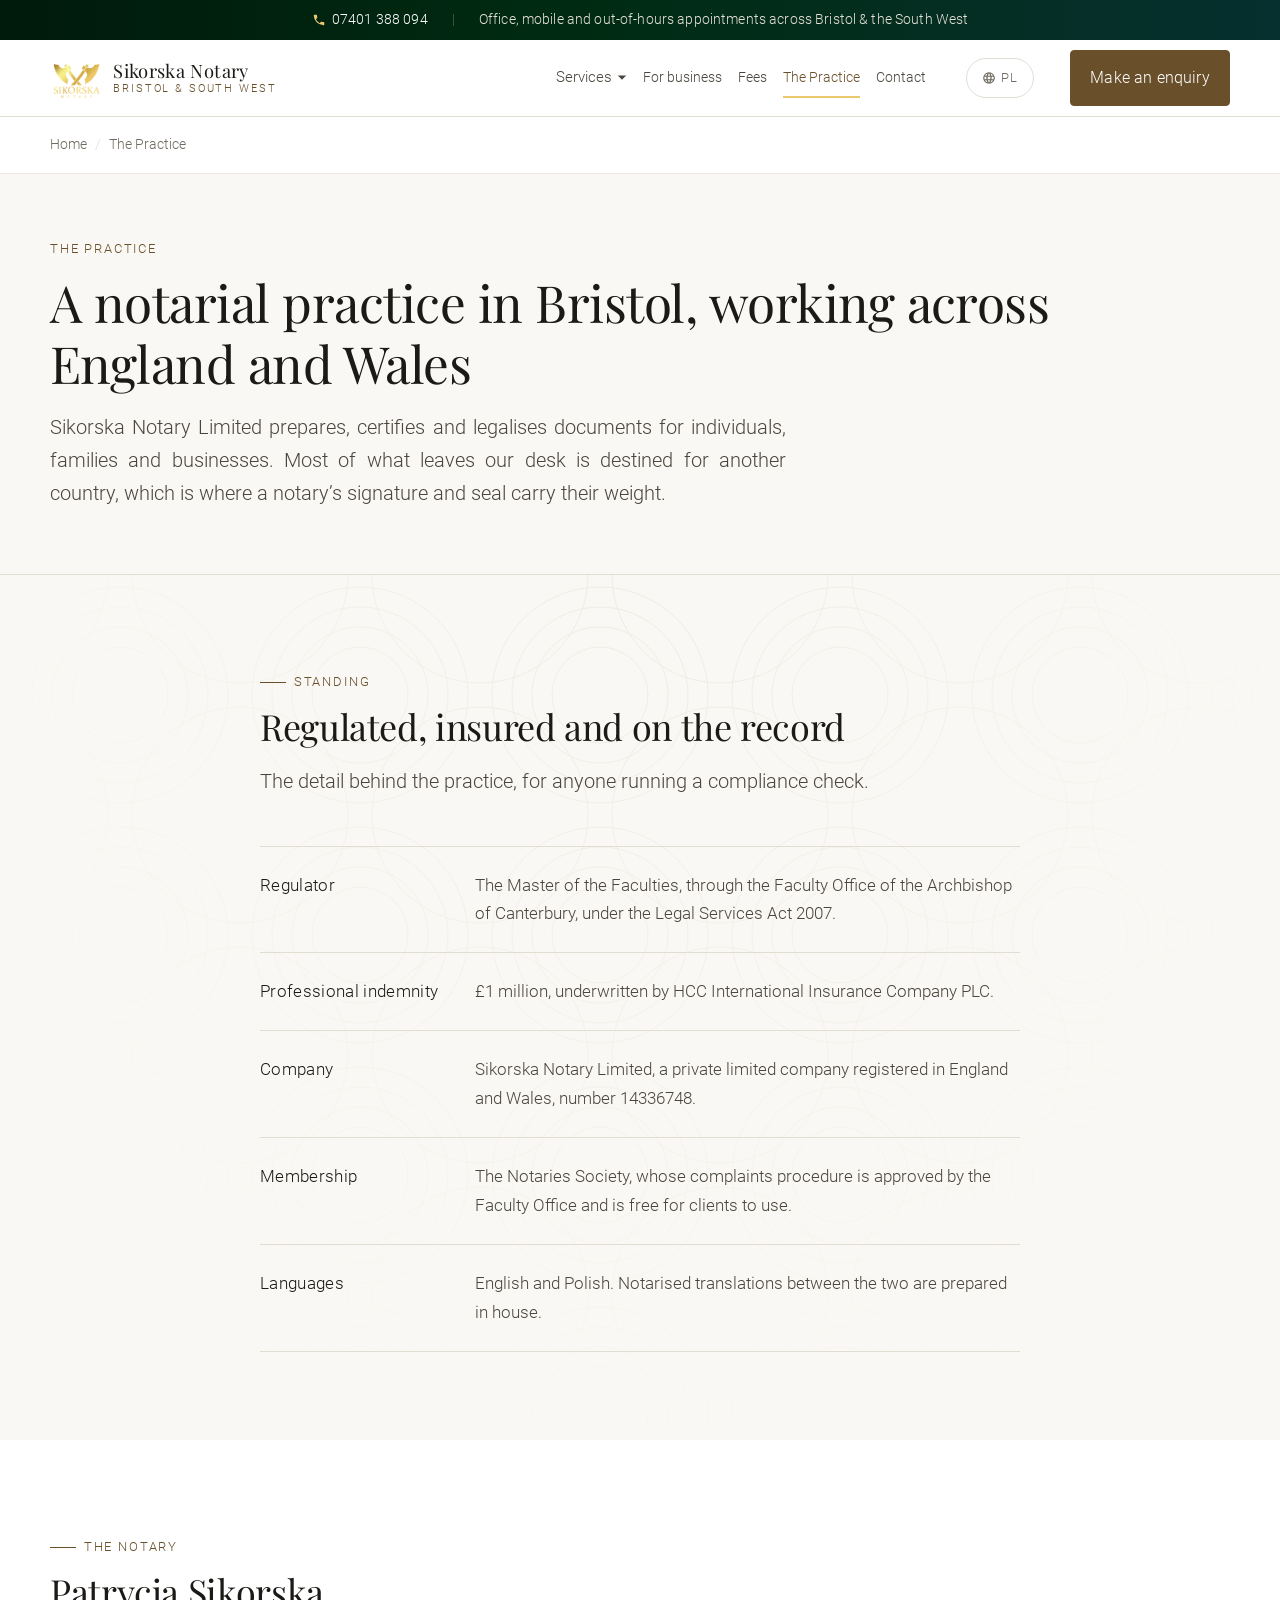
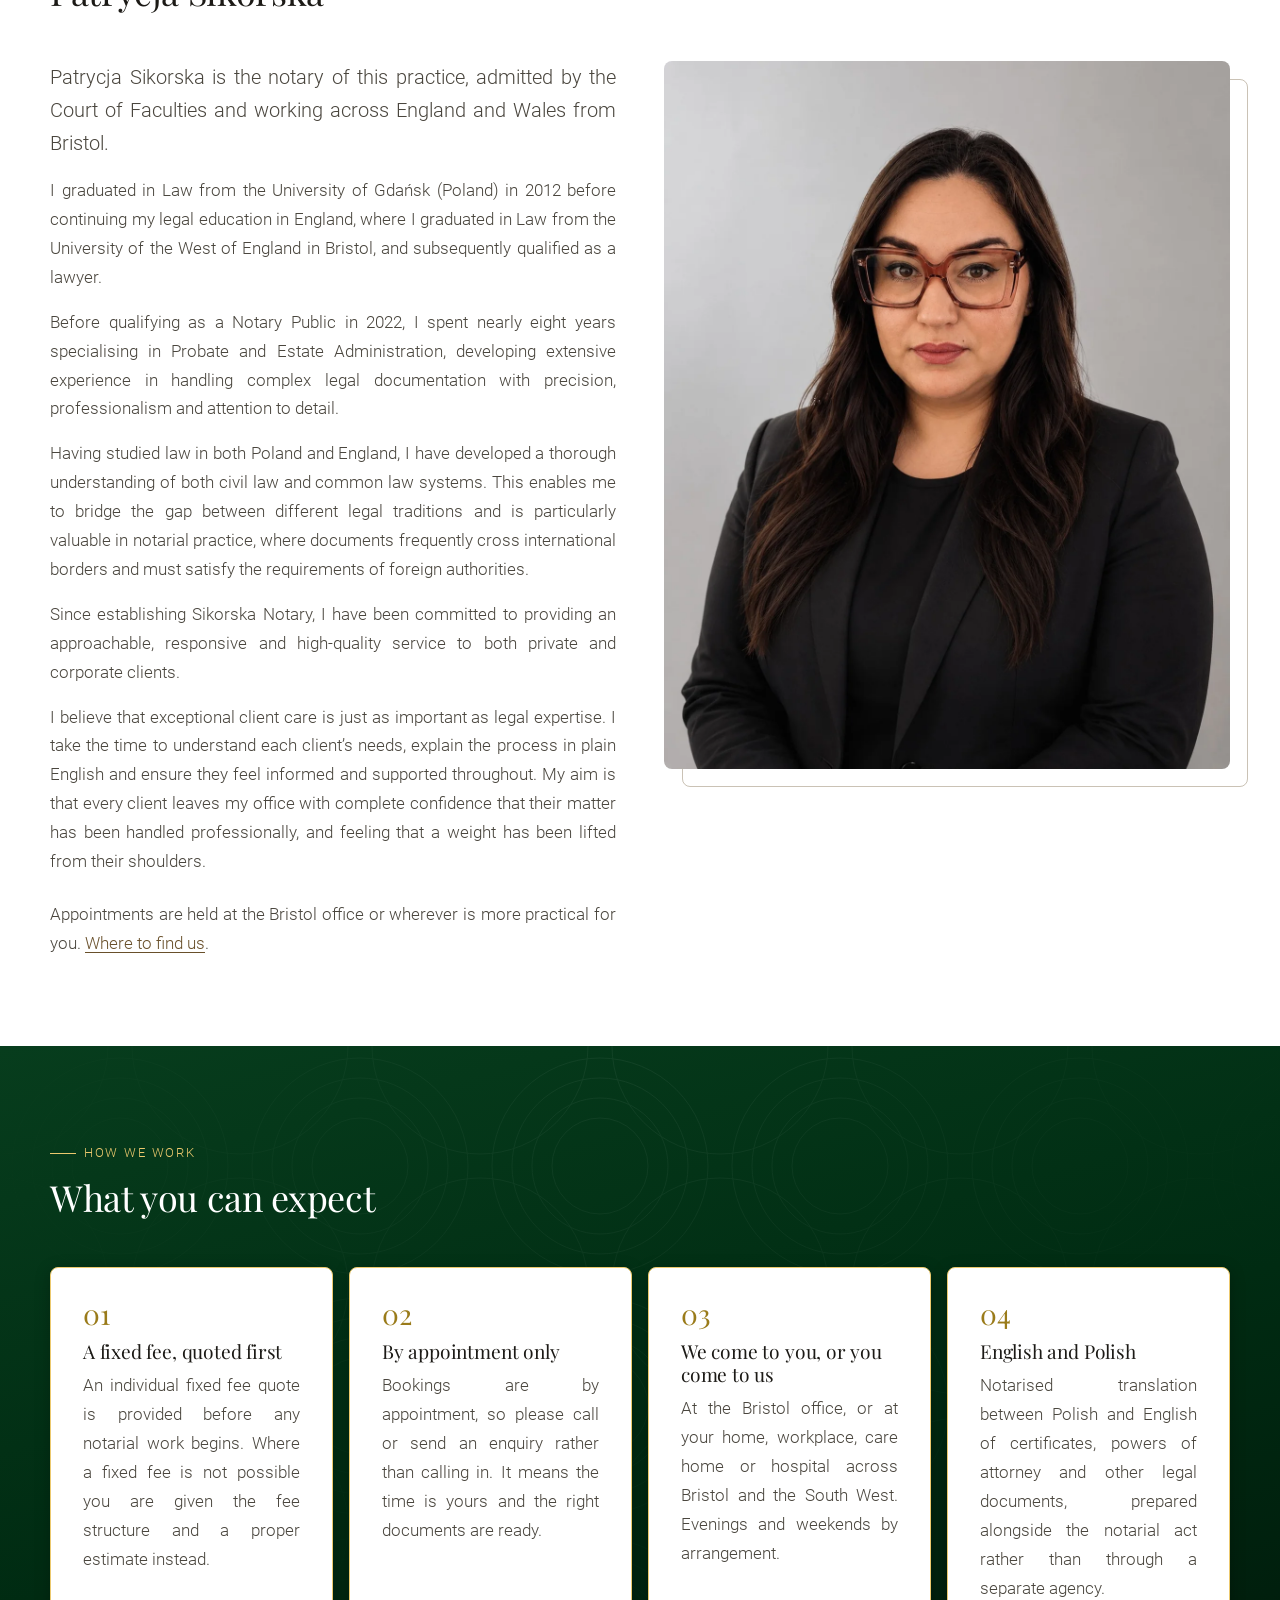
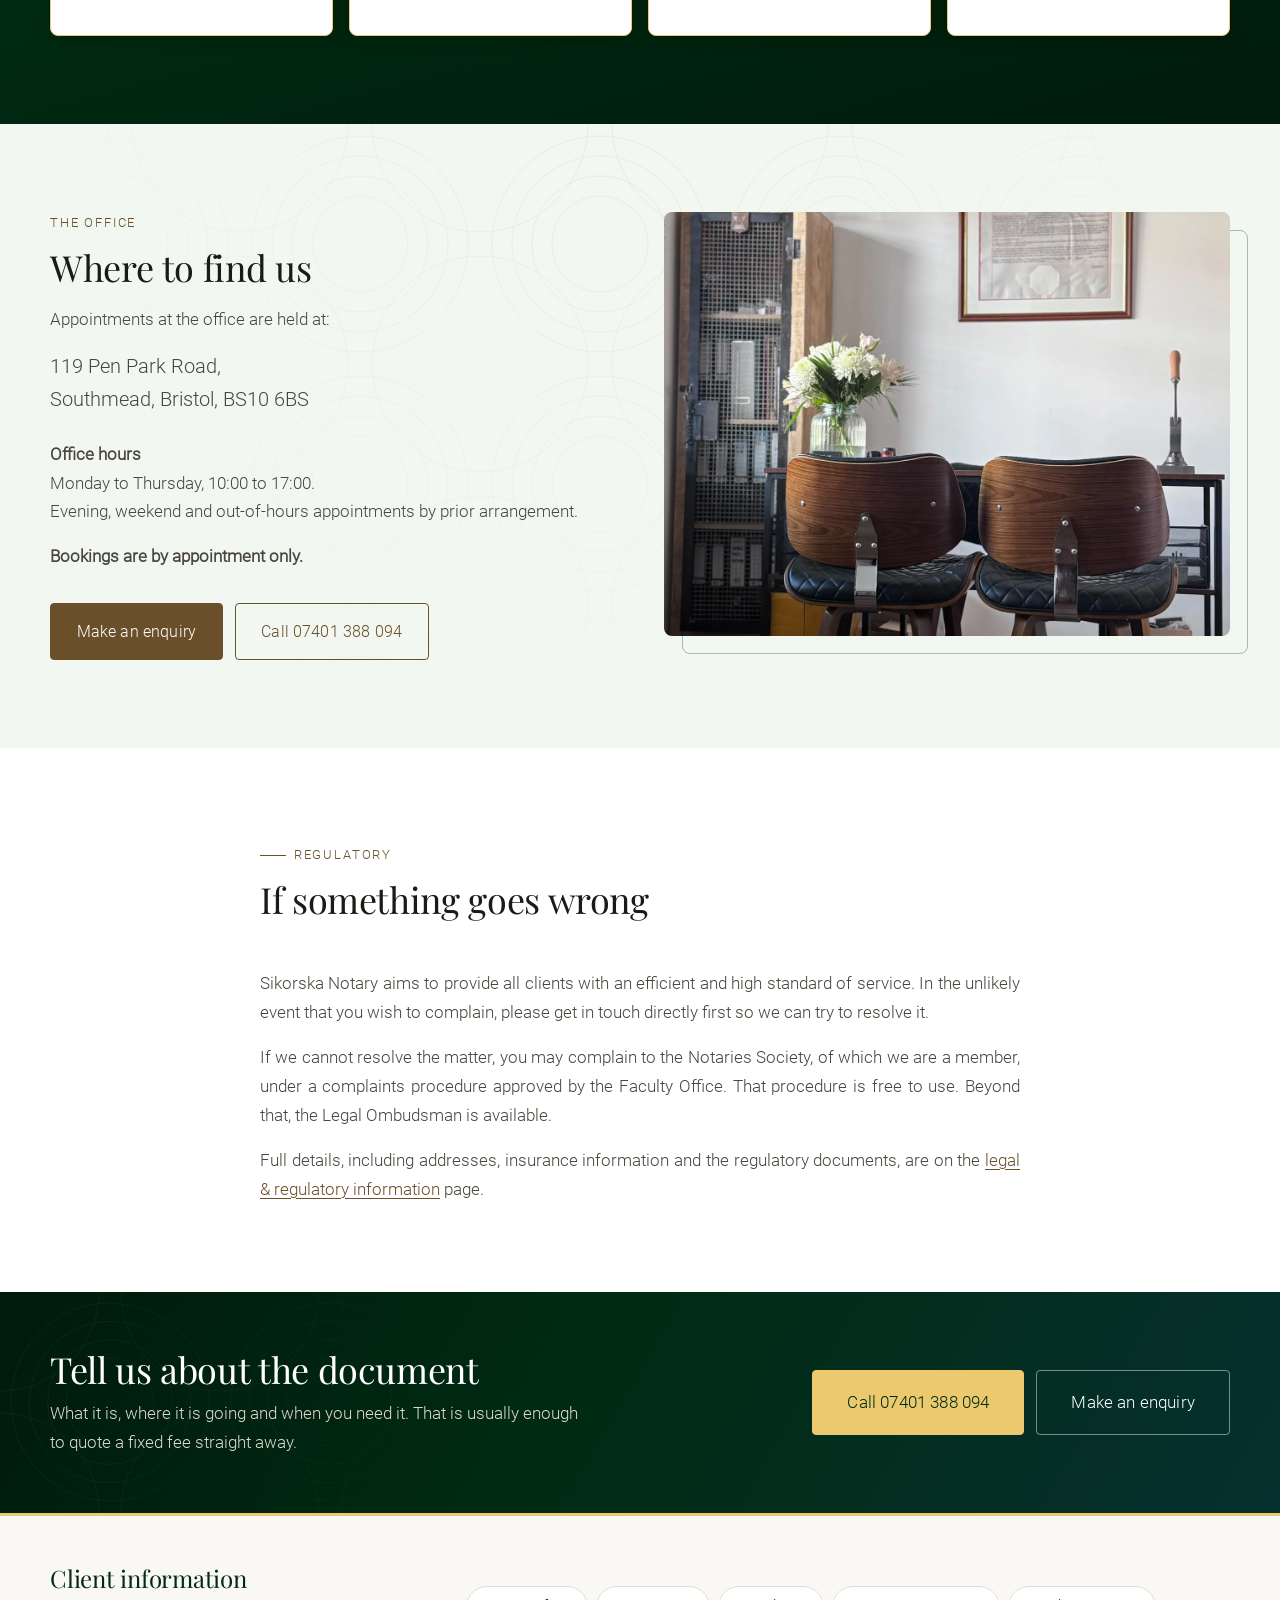
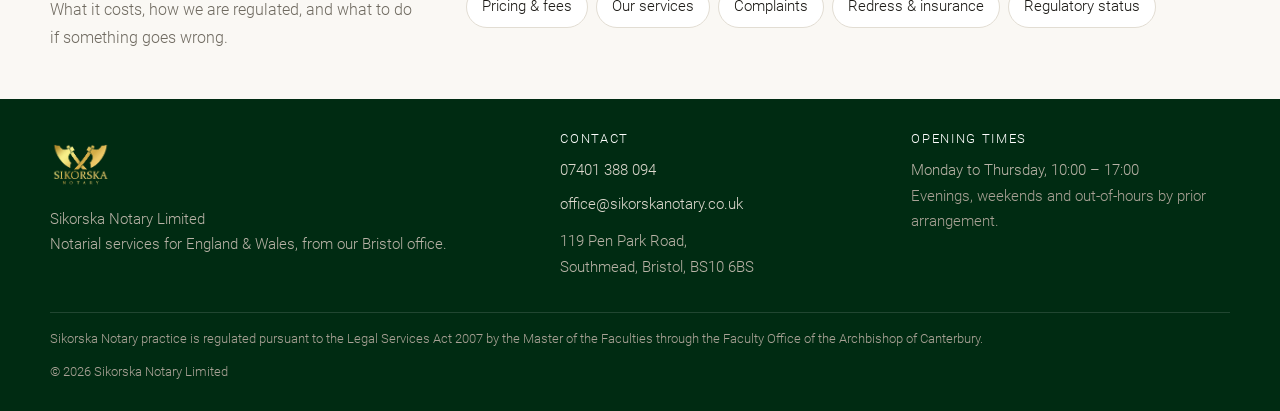
<file: practice.html>
<!DOCTYPE html>
<html lang="en-GB">
<head>
<meta charset="utf-8">
<meta name="viewport" content="width=device-width, initial-scale=1">
<title>About the Practice | Sikorska Notary, Bristol</title>
<meta name="description" content="Sikorska Notary Limited is a notarial practice in Bristol, regulated by the Faculty Office of the Archbishop of Canterbury. Professional indemnity cover of £1 million. English and Polish.">
<link rel="canonical" href="https://www.sikorskanotary.co.uk/practice.html">
<meta name="theme-color" content="#002b12">

<meta property="og:type" content="website">
<meta property="og:site_name" content="Sikorska Notary">
<meta property="og:locale" content="en_GB">
<meta property="og:url" content="https://www.sikorskanotary.co.uk/practice.html">
<meta property="og:title" content="About the Practice | Sikorska Notary, Bristol">
<meta property="og:description" content="A notarial practice in Bristol, regulated by the Faculty Office of the Archbishop of Canterbury. English and Polish.">
<meta property="og:image" content="https://www.sikorskanotary.co.uk/assets/img/social-card.png">
<meta name="twitter:card" content="summary_large_image">

<link rel="icon" href="assets/img/logo.png" type="image/png">
<link rel="apple-touch-icon" href="assets/img/logo.png">
<link rel="stylesheet" href="assets/css/site.css?v=20260906">

<script type="application/ld+json">
{
  "@context": "https://schema.org",
  "@graph": [
    {
      "@type": "AboutPage",
      "@id": "https://www.sikorskanotary.co.uk/practice.html#webpage",
      "url": "https://www.sikorskanotary.co.uk/practice.html",
      "name": "About the Practice",
      "inLanguage": "en-GB",
      "about": { "@id": "https://www.sikorskanotary.co.uk/#practice" },
      "mainEntity": { "@id": "https://www.sikorskanotary.co.uk/#patrycja" },
      "breadcrumb": {
        "@type": "BreadcrumbList",
        "itemListElement": [
          { "@type": "ListItem", "position": 1, "name": "Home", "item": "https://www.sikorskanotary.co.uk/" },
          { "@type": "ListItem", "position": 2, "name": "The Practice" }
        ]
      }
    }
  ]
}
</script>
</head>
<body>
<a class="skip-link" href="#main">Skip to main content</a>

<!-- ============ Call bar ============ -->
<div class="callbar">
  <div class="wrap callbar__inner">
    <span class="callbar__item">
      <svg viewBox="0 0 24 24" aria-hidden="true"><path d="M6.6 10.8a15.1 15.1 0 0 0 6.6 6.6l2.2-2.2a1 1 0 0 1 1-.24 11.4 11.4 0 0 0 3.6.58 1 1 0 0 1 1 1V20a1 1 0 0 1-1 1A17 17 0 0 1 3 4a1 1 0 0 1 1-1h3.5a1 1 0 0 1 1 1 11.4 11.4 0 0 0 .58 3.6 1 1 0 0 1-.25 1z"/></svg>
      <a href="tel:+447401388094">07401 388 094</a>
    </span>
    <span class="callbar__sep" aria-hidden="true">|</span>
    <span class="callbar__item">Office, mobile and out-of-hours appointments across Bristol &amp; the South West</span>
  </div>
</div>

<!-- ============ Header ============ -->
<header class="site-header">
  <div class="wrap site-header__inner">
    <a class="brand" href="./">
      <picture>
        <source srcset="assets/img/logo.webp" type="image/webp">
        <img src="assets/img/logo.png" width="52" height="52" alt="">
      </picture>
      <span class="brand__name">Sikorska Notary<span class="brand__sub">Bristol &amp; South West</span></span>
    </a>

    <nav class="nav" aria-label="Main">
      <ul class="nav__list">
        <li class="nav__item--has-menu">
          <button type="button" class="nav__toggle" aria-expanded="false" aria-controls="menu-services">Services <svg viewBox="0 0 12 8" aria-hidden="true"><path d="M1 1l5 5 5-5"/></svg></button>
          <ul class="nav__menu" id="menu-services">
            <li><a href="notarial-service.html">Notarial services</a></li>
            <li><a href="apostille-and-legalisation.html">Apostille &amp; legalisation</a></li>
            <li><a href="will-writing-service.html">Will writing</a></li>
          </ul>
        </li>
        <li><a href="for-business.html">For business</a></li>
        <li><a href="fees-and-disbursements.html">Fees</a></li>
        <li><a href="practice.html" aria-current="page">The Practice</a></li>
        <li><a href="contact.html">Contact</a></li>
      </ul>
    </nav>

    <a class="lang-toggle" href="polski.html" hreflang="pl" lang="pl" aria-label="Przejdź na polski"><svg viewBox="0 0 24 24" aria-hidden="true"><path d="M12 2a10 10 0 1 0 0 20 10 10 0 0 0 0-20m6.9 6h-2.9a15.6 15.6 0 0 0-1.4-3.6A8 8 0 0 1 18.9 8M12 4c.8 1.2 1.4 2.5 1.8 4h-3.6c.4-1.5 1-2.8 1.8-4M4.3 14a7.9 7.9 0 0 1 0-4h3.3a16.5 16.5 0 0 0 0 4zm.8 2h2.9c.3 1.3.8 2.5 1.4 3.6A8 8 0 0 1 5.1 16m2.9-8H5.1a8 8 0 0 1 4.3-3.6A15.6 15.6 0 0 0 8 8m4 12c-.8-1.2-1.4-2.5-1.8-4h3.6c-.4 1.5-1 2.8-1.8 4m2.2-6H9.8a14.7 14.7 0 0 1 0-4h4.4a14.7 14.7 0 0 1 0 4m.4 5.6c.6-1.1 1.1-2.3 1.4-3.6h2.9a8 8 0 0 1-4.3 3.6m1.8-5.6a16.5 16.5 0 0 0 0-4h3.3a7.9 7.9 0 0 1 0 4z"/></svg>PL</a>
    <a class="btn btn--primary header__cta" href="contact.html">Make an enquiry</a>

    <button class="burger" type="button" aria-expanded="false" aria-controls="mobile-nav">
      <span></span>
      <span class="visually-hidden">Menu</span>
    </button>
  </div>
</header>

<div class="mobile-nav" id="mobile-nav" data-open="false">
  <p class="mobile-nav__label">Services</p>
  <ul>
    <li><a href="notarial-service.html">Notarial services</a></li>
    <li><a href="apostille-and-legalisation.html">Apostille &amp; legalisation</a></li>
    <li><a href="will-writing-service.html">Will writing</a></li>
  </ul>
  <p class="mobile-nav__label">More</p>
  <ul>
    <li><a href="for-business.html">For business</a></li>
    <li><a href="fees-and-disbursements.html">Fees &amp; disbursements</a></li>
    <li><a href="practice.html" aria-current="page">The Practice</a></li>
    <li><a href="polski.html" lang="pl">Polski</a></li>
    <li><a href="contact.html">Contact</a></li>
    <li><a href="legal-and-regulatory.html">Legal &amp; regulatory</a></li>
  </ul>
  <a class="btn btn--primary btn--block" href="tel:+447401388094">Call 07401 388 094</a>
  <a class="btn btn--ghost btn--block" href="contact.html">Make an enquiry</a>
</div>

<nav class="crumbs" aria-label="Breadcrumb">
  <div class="wrap">
    <ol><li><a href="./">Home</a></li><li aria-current="page">The Practice</li></ol>
  </div>
</nav>

<!-- ============================================================
     THE PRACTICE PAGE.

     Deliberately titled "The practice", not "About me". The client asked whether a
     personal page conflicts with wanting to look like a larger organisation. It does
     not, provided the container is institutional and the person sits inside it. Big
     firms all have People pages; what makes a practice look small is apologising for
     being one person, not naming one.

     Patrycja supplied her biography and her portrait on 2026-07-29 and both are now
     in place. The biography is her words verbatim, in her voice. Nothing about her
     qualifications, dates or career history has ever been written for her.
     ============================================================ -->
<main id="main">

  <div class="page-head">
    <div class="wrap">
      <p class="eyebrow">The Practice</p>
      <h1>A notarial practice in Bristol, working across England and Wales</h1>
      <p class="lede">Sikorska Notary Limited prepares, certifies and legalises documents for individuals, families and businesses. Most of what leaves our desk is destined for another country, which is where a notary&rsquo;s signature and seal carry their weight.</p>
    </div>
  </div>

  <!-- ============ Credentials ============ -->
  <!-- The same four credentials were running as big feature boxes on the homepage,
       as the dark proof band on For business, and again here, which made this page
       read as a third recital of facts the visitor had already been given twice.
       The homepage and For business keep their versions. Here they are reduced to
       a reference table: the registration numbers, the insurer and the regulator
       set out plainly, which is what someone who reaches this page is actually
       checking. Nothing has been dropped, only the repetition. -->
  <section class="section section--warm section--engraved">
    <div class="wrap wrap-narrow">
      <div class="section-head">
        <p class="eyebrow">Standing</p>
        <h2>Regulated, insured and on the record</h2>
        <p class="lede">The detail behind the practice, for anyone running a compliance check.</p>
      </div>

      <dl class="factlist reveal">
        <div class="factlist__row">
          <dt>Regulator</dt>
          <dd>The Master of the Faculties, through the Faculty Office of the Archbishop of Canterbury, under the Legal Services Act 2007.</dd>
        </div>
        <div class="factlist__row">
          <dt>Professional indemnity</dt>
          <dd>&pound;1 million, underwritten by HCC International Insurance Company PLC.</dd>
        </div>
        <div class="factlist__row">
          <dt>Company</dt>
          <dd>Sikorska Notary Limited, a private limited company registered in England and Wales, number 14336748.</dd>
        </div>
        <div class="factlist__row">
          <dt>Membership</dt>
          <dd>The Notaries Society, whose complaints procedure is approved by the Faculty Office and is free for clients to use.</dd>
        </div>
        <div class="factlist__row">
          <dt>Languages</dt>
          <dd>English and Polish. Notarised translations between the two are prepared in house.</dd>
        </div>
      </dl>
    </div>
  </section>

  <!-- ============ The notary ============ -->
  <section class="section accent-brass">
    <div class="wrap">
      <div class="section-head">
        <p class="eyebrow">The notary</p>
        <h2>Patrycja Sikorska</h2>
      </div>

      <div class="grid grid--2" style="gap:var(--sp-7);align-items:start">
        <div>
          <!-- Reworded so it is not the same sentence as the "A named notary on every
               matter" section on for-business.html, which makes the identical point
               at length and is the better place for it. -->
          <p class="lede">Patrycja Sikorska is the notary of this practice, admitted by the Court of Faculties and working across England and Wales from Bristol.</p>

          <!-- ============================================================
               PATRYCJA'S BIOGRAPHY, SUPPLIED BY HER 2026-07-29, VERBATIM.

               Her words, in her voice, first person, exactly as sent. The only
               change is one spaced hyphen near the end turned into a comma.
               Do not rewrite this, in the same way the Polish page is not
               rewritten. If it needs changing, it changes with her.

               The third paragraph is the most commercially valuable thing on the
               site: it is her own account of why a lawyer trained in both a civil
               law and a common law jurisdiction is the right person for documents
               crossing a border. That is the Polish corridor argued from
               qualification rather than from language alone.
               ============================================================ -->
          <p>I graduated in Law from the University of Gdańsk (Poland) in 2012 before continuing my legal education in England, where I graduated in Law from the University of the West of England in Bristol, and subsequently qualified as a lawyer.</p>

          <p>Before qualifying as a Notary Public in 2022, I spent nearly eight years specialising in Probate and Estate Administration, developing extensive experience in handling complex legal documentation with precision, professionalism and attention to detail.</p>

          <p>Having studied law in both Poland and England, I have developed a thorough understanding of both civil law and common law systems. This enables me to bridge the gap between different legal traditions and is particularly valuable in notarial practice, where documents frequently cross international borders and must satisfy the requirements of foreign authorities.</p>

          <p>Since establishing Sikorska Notary, I have been committed to providing an approachable, responsive and high-quality service to both private and corporate clients.</p>

          <p>I believe that exceptional client care is just as important as legal expertise. I take the time to understand each client&rsquo;s needs, explain the process in plain English and ensure they feel informed and supported throughout. My aim is that every client leaves my office with complete confidence that their matter has been handled professionally, and feeling that a weight has been lifted from their shoulders.</p>

          <!-- The appointment and office-hours paragraph that sat here has been removed:
               "Where to find us" further down this same page carries the address, the
               hours and the appointments-only line already. -->
          <p class="mb-0" style="margin-top:var(--sp-5)">Appointments are held at the Bristol office or wherever is more practical for you. <a href="#office">Where to find us</a>.</p>
        </div>

        <!-- Her portrait, supplied 2026-07-29. The source was 1120x1404, which is
             within a whisker of the 4:5 this slot was built for, so it needed no
             squeezing. Cropped from the upper quarter rather than the centre so
             the frame takes head and shoulders without shaving her hair.
             Original kept in assets/img/_originals/. -->
        <figure class="framed figure figure--tall accent-brass reveal" style="margin:0">
          <picture>
            <source srcset="assets/img/patrycja.webp" type="image/webp">
            <img src="assets/img/patrycja.jpg" alt="Patrycja Sikorska, Notary Public" width="1200" height="1500" loading="lazy">
          </picture>
        </figure>
      </div>
    </div>
  </section>

  <!-- ============ How we work ============ -->
  <section class="section section--forest section--engraved">
    <div class="wrap">
      <div class="section-head">
        <p class="eyebrow">How we work</p>
        <h2>What you can expect</h2>
      </div>

      <div class="steps">
        <div class="step reveal" data-reveal-group="how">
          <h3>A fixed fee, quoted first</h3>
          <p>An individual fixed fee quote is provided before any notarial work begins. Where a fixed fee is not possible you are given the fee structure and a proper estimate instead.</p>
        </div>
        <div class="step reveal" data-reveal-group="how">
          <h3>By appointment only</h3>
          <p>Bookings are by appointment, so please call or send an enquiry rather than calling in. It means the time is yours and the right documents are ready.</p>
        </div>
        <div class="step reveal" data-reveal-group="how">
          <h3>We come to you, or you come to us</h3>
          <p>At the Bristol office, or at your home, workplace, care home or hospital across Bristol and the South West. Evenings and weekends by arrangement.</p>
        </div>
        <div class="step reveal" data-reveal-group="how">
          <h3>English and Polish</h3>
          <p>Notarised translation between Polish and English of certificates, powers of attorney and other legal documents, prepared alongside the notarial act rather than through a separate agency.</p>
        </div>
      </div>
    </div>
  </section>

  <!-- ============ The office ============ -->
  <section class="section section--sage section--engraved accent-petrol" id="office">
    <div class="wrap">
      <div class="grid grid--2" style="gap:var(--sp-7);align-items:start">
        <div>
          <p class="eyebrow">The office</p>
          <h2>Where to find us</h2>
          <p>Appointments at the office are held at:</p>
          <p class="lede" style="margin-bottom:var(--sp-5)">119 Pen Park Road,<br>Southmead, Bristol, BS10 6BS</p>
          <p><strong>Office hours</strong><br>Monday to Thursday, 10:00 to 17:00.<br>Evening, weekend and out-of-hours appointments by prior arrangement.</p>
          <p class="mb-0"><strong>Bookings are by appointment only.</strong></p>

          <div class="hero__actions" style="margin-top:var(--sp-6)">
            <a class="btn btn--primary" href="contact.html">Make an enquiry</a>
            <a class="btn btn--ghost" href="tel:+447401388094">Call 07401 388 094</a>
          </div>
        </div>

        <!-- ============================================================
             PHOTOGRAPHY SLOT, office and instruments. Held deliberately: the existing
             website has no photograph of the office or the seal, so there is nothing
             honest to put here as a placeholder.
             Replace with a .framed figure, same pattern as the one above. The seal is
             the single most valuable image on the shot list: it is the profession's
             own instrument, it photographs beautifully, and it is the mark this
             practice should arguably be built around. Also worth having: stationery,
             an embossed impression on paper, and the room itself.
             ============================================================ -->
        <figure class="framed figure figure--inset accent-petrol reveal" style="margin:0;--focus:50% 44%">
          <picture>
            <source srcset="assets/img/office-wide.webp" type="image/webp">
            <img src="assets/img/office-wide.jpg" alt="The meeting table where office appointments are held" width="1350" height="1800" loading="lazy">
          </picture>
        </figure>
      </div>
    </div>
  </section>

  <!-- ============ Regulatory ============ -->
  <section class="section">
    <div class="wrap wrap-narrow">
      <div class="section-head">
        <p class="eyebrow">Regulatory</p>
        <h2>If something goes wrong</h2>
      </div>
      <p>Sikorska Notary aims to provide all clients with an efficient and high standard of service. In the unlikely event that you wish to complain, please get in touch directly first so we can try to resolve it.</p>
      <p>If we cannot resolve the matter, you may complain to the Notaries Society, of which we are a member, under a complaints procedure approved by the Faculty Office. That procedure is free to use. Beyond that, the Legal Ombudsman is available.</p>
      <p class="mb-0">Full details, including addresses, insurance information and the regulatory documents, are on the <a href="legal-and-regulatory.html">legal &amp; regulatory information</a> page.</p>
    </div>
  </section>

  <!-- ============ CTA ============ -->
  <section class="cta-band">
    <div class="wrap cta-band__inner">
      <div>
        <h2>Tell us about the document</h2>
        <p>What it is, where it is going and when you need it. That is usually enough to quote a fixed fee straight away.</p>
      </div>
      <div class="cta-band__actions">
        <a class="btn btn--gold btn--lg" href="tel:+447401388094">Call 07401 388 094</a>
        <a class="btn btn--onDark btn--lg" href="contact.html">Make an enquiry</a>
      </div>
    </div>
  </section>

</main>
<!-- ============ Client information (Rule 14.2) ============
     Rule 14.2 of the Notaries Practice Rules requires that clear information on
     pricing, service, complaints, redress and regulatory status is available for
     the public to access on the website. The footer carries these too, but footer
     links read as small print. This band gives the same five items a visible
     home directly above the footer, on every page, named in the rule's own order
     so a regulator can tick them off. It also separates the dark call-to-action
     band from the dark footer, which previously butted together. -->
<section class="clientinfo" aria-labelledby="clientinfo-title">
  <div class="wrap clientinfo__inner">
    <div class="clientinfo__lead">
      <h2 class="clientinfo__title" id="clientinfo-title">Client information</h2>
      <p class="clientinfo__sub">What it costs, how we are regulated, and what to do
        if something goes wrong.</p>
    </div>
    <ul class="clientinfo__links">
      <li><a href="fees-and-disbursements.html">Pricing &amp; fees</a></li>
      <li><a href="notarial-service.html">Our services</a></li>
      <li><a href="legal-and-regulatory.html#complaints">Complaints</a></li>
      <li><a href="legal-and-regulatory.html#redress">Redress &amp; insurance</a></li>
      <li><a href="legal-and-regulatory.html#regulatory">Regulatory status</a></li>
    </ul>
  </div>
</section>


<!-- ============ Footer ============ -->
<footer class="site-footer">
  <div class="wrap">
    <div class="footer__grid">
      <div class="footer__brand">
        <picture>
          <source srcset="assets/img/logo.webp" type="image/webp">
          <img src="assets/img/logo.png" width="62" height="62" alt="Sikorska Notary">
        </picture>
        <p>Sikorska Notary Limited<br>Notarial services for England &amp; Wales, from our Bristol office.</p>
      </div>

      <div>
        <h4>Contact</h4>
        <ul class="footer__list">
          <li><a href="tel:+447401388094">07401 388 094</a></li>
          <li><a href="mailto:office@sikorskanotary.co.uk">office@sikorskanotary.co.uk</a></li>
          <li style="margin-top:var(--sp-3)">119 Pen Park Road,<br>Southmead, Bristol, BS10 6BS</li>
        </ul>
      </div>

      <div>
        <h4>Opening times</h4>
        <p class="mb-0">Monday to Thursday, 10:00 &ndash; 17:00<br><span style="color:#a9a296">Evenings, weekends and out-of-hours by prior arrangement.</span></p>
      </div>
    </div>

    <div class="footer__legal">
      <p>Sikorska Notary practice is regulated pursuant to the Legal Services Act 2007 by the Master of the Faculties through the Faculty Office of the Archbishop of Canterbury.</p>
      <p class="footer__copyright">&copy; <span id="yr">2026</span> Sikorska Notary Limited</p>
    </div>
  </div>
</footer>

<div class="mobile-cta">
  <a class="btn btn--primary" href="tel:+447401388094">
    <svg viewBox="0 0 24 24" aria-hidden="true"><path d="M6.6 10.8a15.1 15.1 0 0 0 6.6 6.6l2.2-2.2a1 1 0 0 1 1-.24 11.4 11.4 0 0 0 3.6.58 1 1 0 0 1 1 1V20a1 1 0 0 1-1 1A17 17 0 0 1 3 4a1 1 0 0 1 1-1h3.5a1 1 0 0 1 1 1 11.4 11.4 0 0 0 .58 3.6 1 1 0 0 1-.25 1z"/></svg>
    Call
  </a>
  <a class="btn btn--ghost" href="contact.html">Enquire</a>
</div>

<script src="assets/js/site.js?v=20260906" defer></script>
<script>document.getElementById('yr').textContent=new Date().getFullYear();</script>
</body>
</html>
</file>
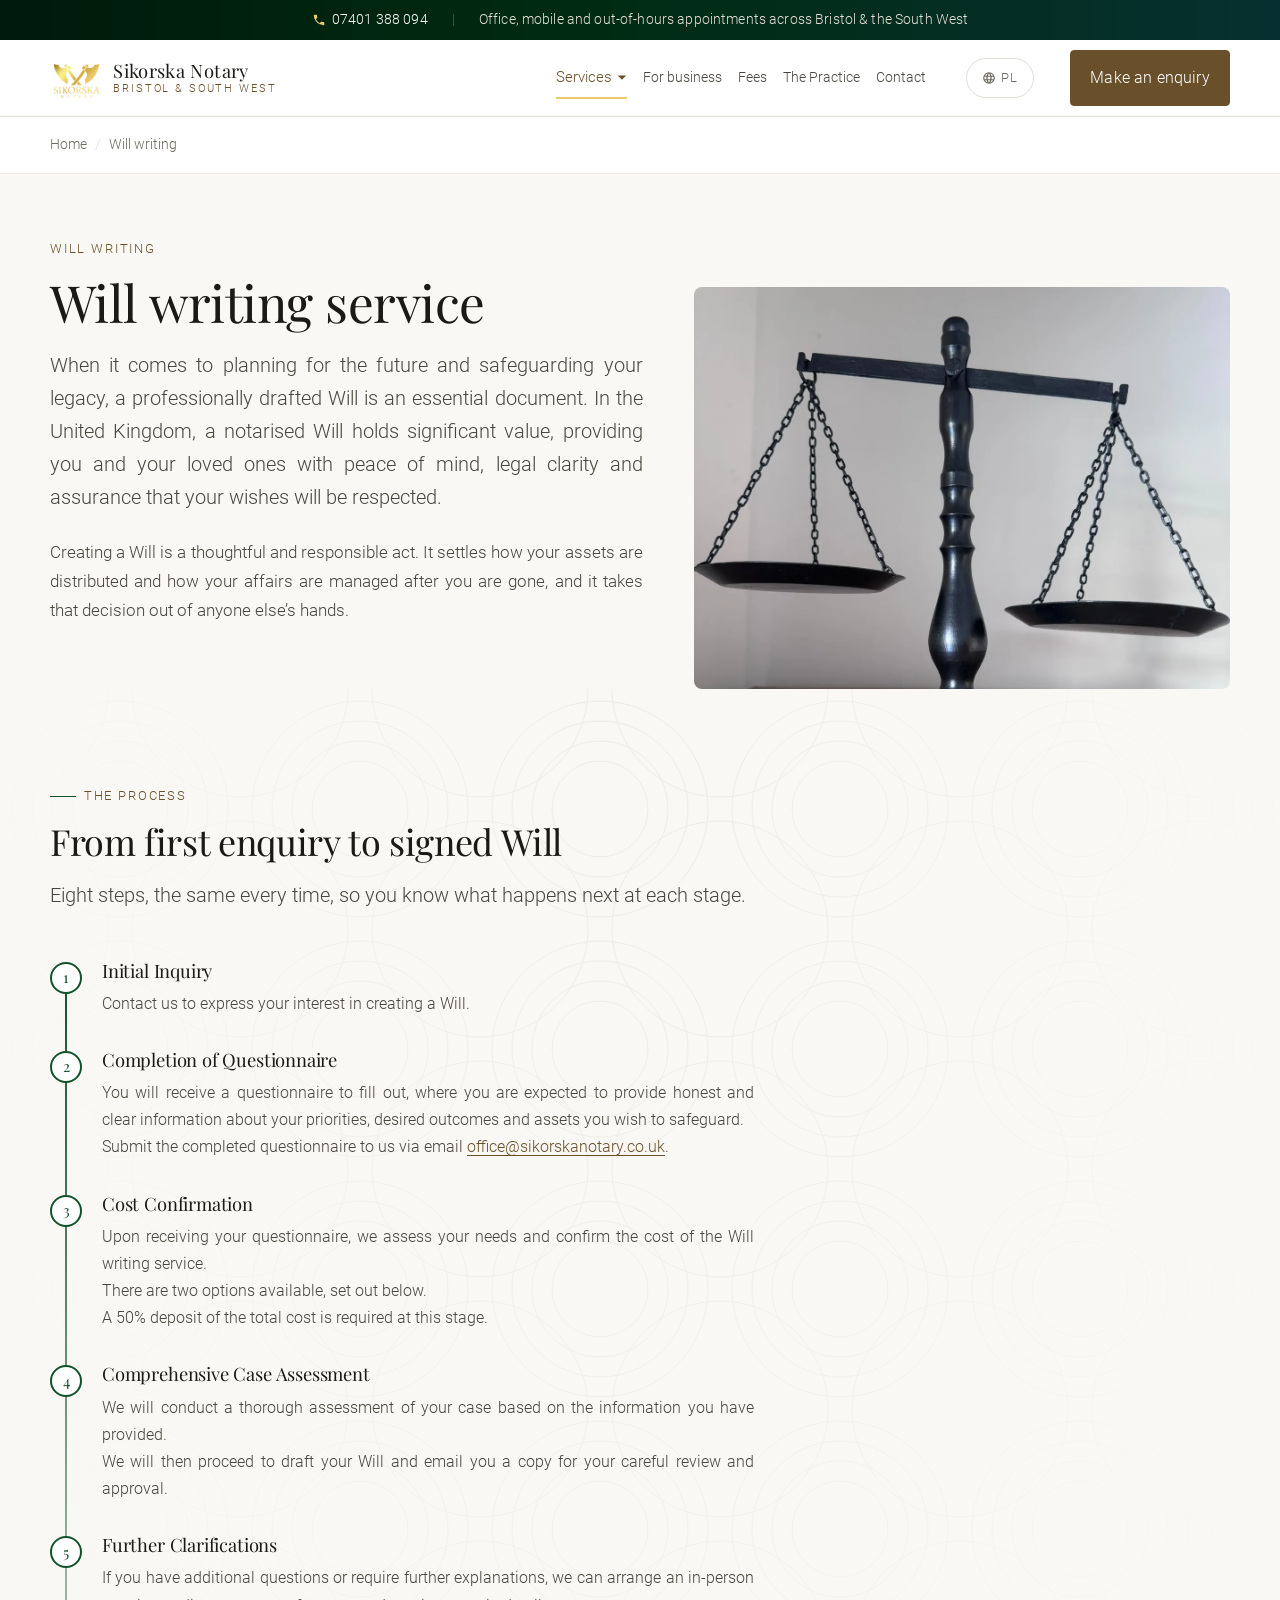
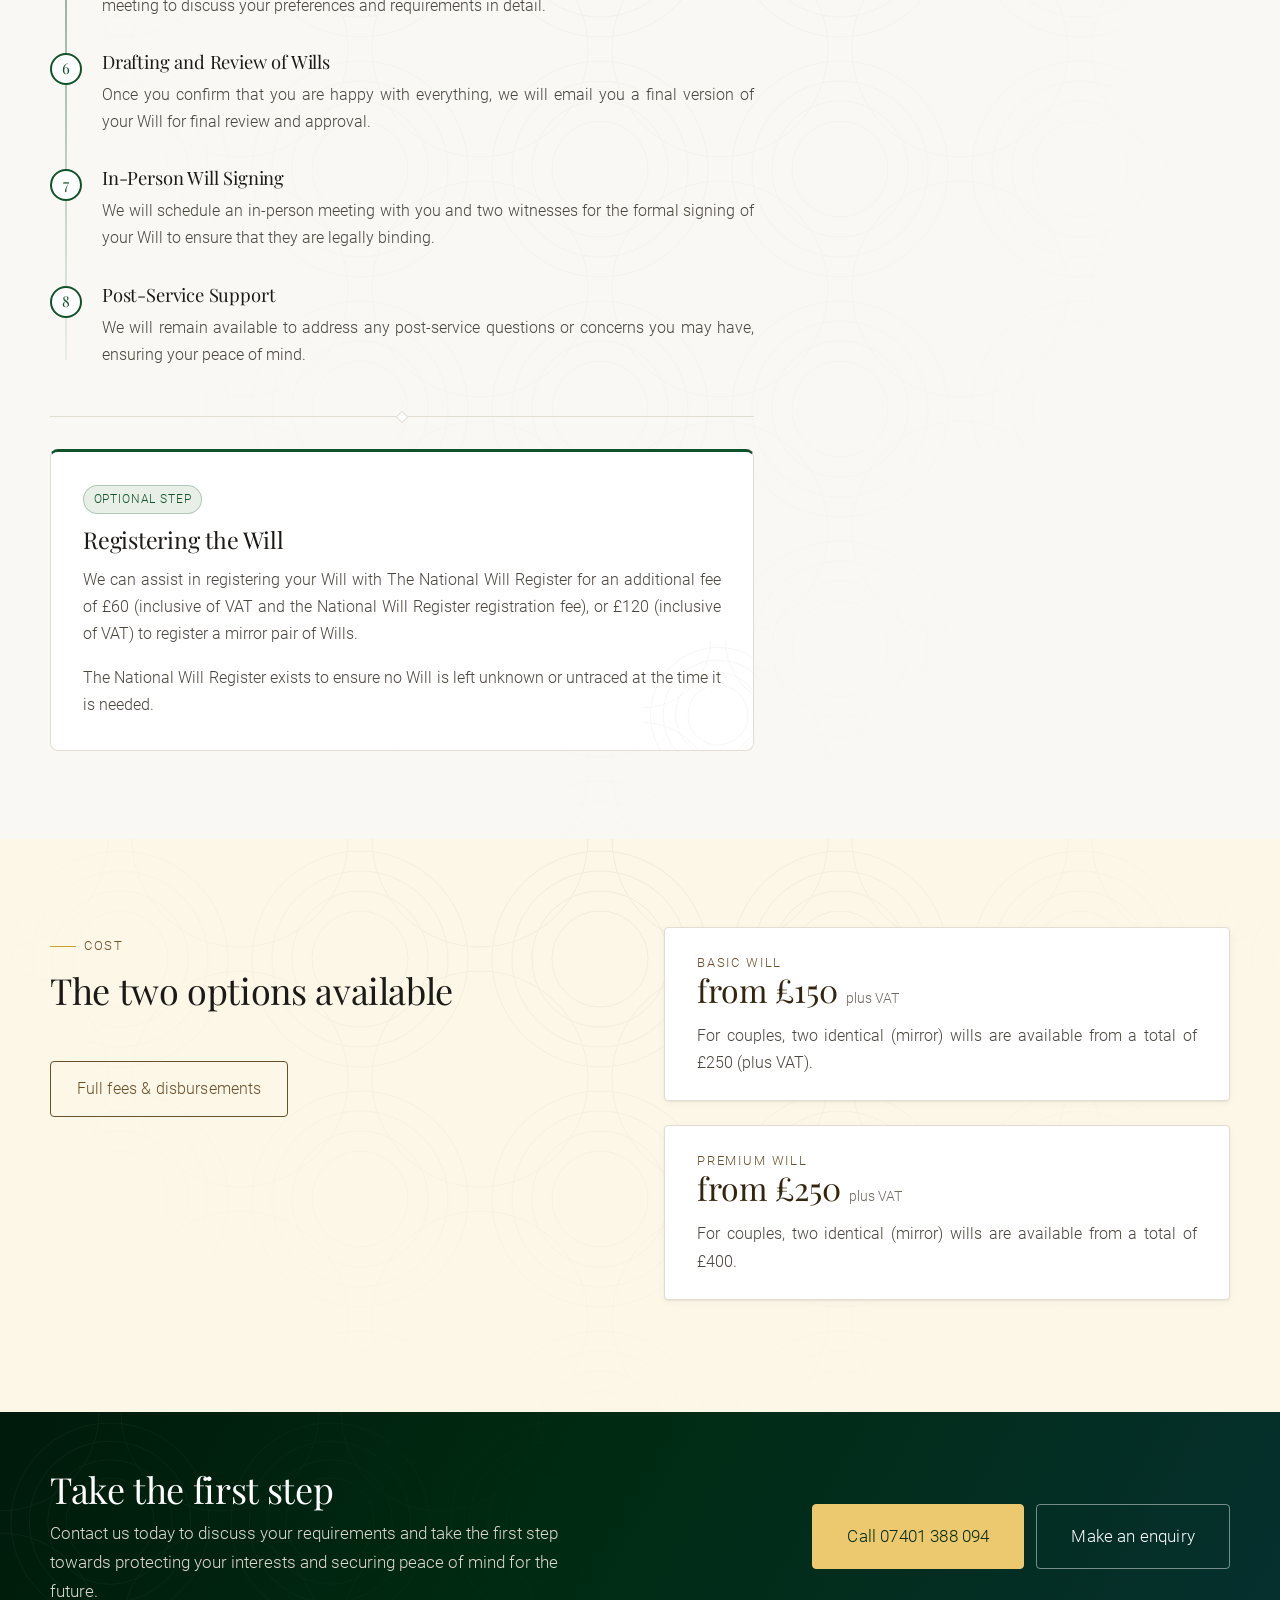
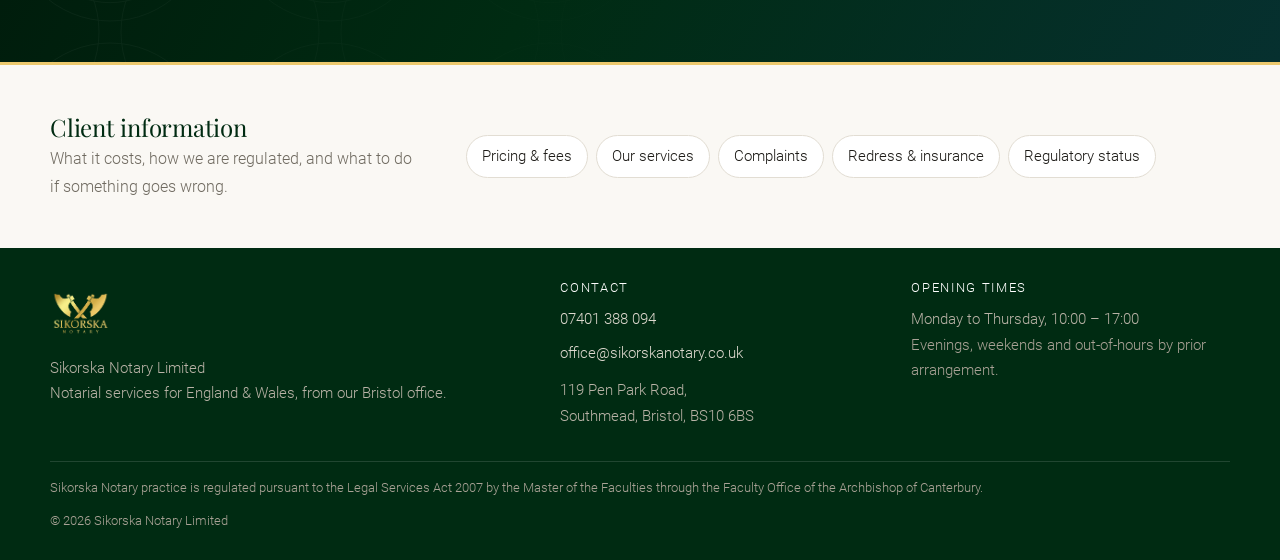
<file: will-writing-service.html>
<!DOCTYPE html>
<html lang="en-GB">
<head>
<meta charset="utf-8">
<meta name="viewport" content="width=device-width, initial-scale=1">
<title>Will Writing Service | Bristol | Sikorska Notary</title>
<meta name="description" content="Will writing service in Bristol from Sikorska Notary. A structured eight step process, basic and premium Wills from £150 plus VAT, in-person signing with two witnesses and optional National Will Register registration.">
<link rel="canonical" href="https://www.sikorskanotary.co.uk/will-writing-service.html">
<meta name="theme-color" content="#002b12">

<!-- FIXED (see CHANGELOG.md item 9), two errors carried over from the old page:
     1. og:url and twitter:url previously pointed at a .png image file rather than the page URL.
        Both now point at https://www.sikorskanotary.co.uk/will-writing-service.html
     2. The page previously used tel:07415443053 (a different, incorrect number) and a malformed
        "mailto:sikorska@com" address. Corrected throughout to tel:+447401388094 and
        office@sikorskanotary.co.uk -->
<meta property="og:type" content="website">
<meta property="og:site_name" content="Sikorska Notary">
<meta property="og:locale" content="en_GB">
<meta property="og:url" content="https://www.sikorskanotary.co.uk/will-writing-service.html">
<meta property="og:title" content="Will Writing Service | Bristol | Sikorska Notary">
<meta property="og:description" content="A structured and reliable Will writing process, from initial enquiry through to in-person signing with two witnesses.">
<meta property="og:image" content="https://www.sikorskanotary.co.uk/assets/img/social-card.png">
<meta name="twitter:card" content="summary_large_image">
<meta name="twitter:url" content="https://www.sikorskanotary.co.uk/will-writing-service.html">

<link rel="icon" href="assets/img/logo.png" type="image/png">
<link rel="apple-touch-icon" href="assets/img/logo.png">
<link rel="stylesheet" href="assets/css/site.css?v=20260906">

<script type="application/ld+json">
{
  "@context": "https://schema.org",
  "@graph": [
    {
      "@type": "Service",
      "@id": "https://www.sikorskanotary.co.uk/will-writing-service.html#service",
      "name": "Will writing service",
      "serviceType": "Will writing",
      "url": "https://www.sikorskanotary.co.uk/will-writing-service.html",
      "description": "A structured Will writing service for individuals and couples in Bristol and the South West, including drafting, review, in-person signing with two witnesses and optional registration with The National Will Register.",
      "provider": { "@id": "https://www.sikorskanotary.co.uk/#practice" },
      "areaServed": [
        { "@type": "City", "name": "Bristol" },
        { "@type": "AdministrativeArea", "name": "South West England" }
      ],
      "availableLanguage": ["en-GB", "pl-PL"],
      "hasOfferCatalog": {
        "@type": "OfferCatalog",
        "name": "Will writing options",
        "itemListElement": [
          {
            "@type": "Offer",
            "name": "Basic Will",
            "priceCurrency": "GBP",
            "price": "150",
            "priceSpecification": {
              "@type": "PriceSpecification",
              "priceCurrency": "GBP",
              "minPrice": "150",
              "valueAddedTaxIncluded": false
            }
          },
          {
            "@type": "Offer",
            "name": "Premium Will",
            "priceCurrency": "GBP",
            "price": "250",
            "priceSpecification": {
              "@type": "PriceSpecification",
              "priceCurrency": "GBP",
              "minPrice": "250",
              "valueAddedTaxIncluded": false
            }
          }
        ]
      }
    },
    {
      "@type": "WebPage",
      "@id": "https://www.sikorskanotary.co.uk/will-writing-service.html#webpage",
      "url": "https://www.sikorskanotary.co.uk/will-writing-service.html",
      "name": "Will Writing Service | Bristol | Sikorska Notary",
      "inLanguage": "en-GB",
      "about": { "@id": "https://www.sikorskanotary.co.uk/will-writing-service.html#service" },
      "isPartOf": { "@id": "https://www.sikorskanotary.co.uk/#website" },
      "breadcrumb": {
        "@type": "BreadcrumbList",
        "itemListElement": [
          { "@type": "ListItem", "position": 1, "name": "Home", "item": "https://www.sikorskanotary.co.uk/" },
          { "@type": "ListItem", "position": 2, "name": "Will writing" }
        ]
      }
    }
  ]
}
</script>
</head>
<body>
<a class="skip-link" href="#main">Skip to main content</a>

<!-- ============ Call bar ============ -->
<div class="callbar">
  <div class="wrap callbar__inner">
    <span class="callbar__item">
      <svg viewBox="0 0 24 24" aria-hidden="true"><path d="M6.6 10.8a15.1 15.1 0 0 0 6.6 6.6l2.2-2.2a1 1 0 0 1 1-.24 11.4 11.4 0 0 0 3.6.58 1 1 0 0 1 1 1V20a1 1 0 0 1-1 1A17 17 0 0 1 3 4a1 1 0 0 1 1-1h3.5a1 1 0 0 1 1 1 11.4 11.4 0 0 0 .58 3.6 1 1 0 0 1-.25 1z"/></svg>
      <a href="tel:+447401388094">07401 388 094</a>
    </span>
    <span class="callbar__sep" aria-hidden="true">|</span>
    <span class="callbar__item">Office, mobile and out-of-hours appointments across Bristol &amp; the South West</span>
  </div>
</div>

<!-- ============ Header ============ -->
<header class="site-header">
  <div class="wrap site-header__inner">
    <a class="brand" href="./">
      <picture>
        <source srcset="assets/img/logo.webp" type="image/webp">
        <img src="assets/img/logo.png" width="52" height="52" alt="">
      </picture>
      <span class="brand__name">Sikorska Notary<span class="brand__sub">Bristol &amp; South West</span></span>
    </a>

    <nav class="nav" aria-label="Main">
      <ul class="nav__list">
        <li class="nav__item--has-menu is-active">
          <button type="button" class="nav__toggle" aria-expanded="false" aria-controls="menu-services">Services <svg viewBox="0 0 12 8" aria-hidden="true"><path d="M1 1l5 5 5-5"/></svg></button>
          <ul class="nav__menu" id="menu-services">
            <li><a href="notarial-service.html">Notarial services</a></li>
            <li><a href="apostille-and-legalisation.html">Apostille &amp; legalisation</a></li>
            <li><a href="will-writing-service.html" aria-current="page">Will writing</a></li>
          </ul>
        </li>
        <li><a href="for-business.html">For business</a></li>
        <li><a href="fees-and-disbursements.html">Fees</a></li>
        <li><a href="practice.html">The Practice</a></li>
        <li><a href="contact.html">Contact</a></li>
      </ul>
    </nav>

    <a class="lang-toggle" href="polski.html" hreflang="pl" lang="pl" aria-label="Przejdź na polski"><svg viewBox="0 0 24 24" aria-hidden="true"><path d="M12 2a10 10 0 1 0 0 20 10 10 0 0 0 0-20m6.9 6h-2.9a15.6 15.6 0 0 0-1.4-3.6A8 8 0 0 1 18.9 8M12 4c.8 1.2 1.4 2.5 1.8 4h-3.6c.4-1.5 1-2.8 1.8-4M4.3 14a7.9 7.9 0 0 1 0-4h3.3a16.5 16.5 0 0 0 0 4zm.8 2h2.9c.3 1.3.8 2.5 1.4 3.6A8 8 0 0 1 5.1 16m2.9-8H5.1a8 8 0 0 1 4.3-3.6A15.6 15.6 0 0 0 8 8m4 12c-.8-1.2-1.4-2.5-1.8-4h3.6c-.4 1.5-1 2.8-1.8 4m2.2-6H9.8a14.7 14.7 0 0 1 0-4h4.4a14.7 14.7 0 0 1 0 4m.4 5.6c.6-1.1 1.1-2.3 1.4-3.6h2.9a8 8 0 0 1-4.3 3.6m1.8-5.6a16.5 16.5 0 0 0 0-4h3.3a7.9 7.9 0 0 1 0 4z"/></svg>PL</a>
    <a class="btn btn--primary header__cta" href="contact.html">Make an enquiry</a>

    <button class="burger" type="button" aria-expanded="false" aria-controls="mobile-nav">
      <span></span>
      <span class="visually-hidden">Menu</span>
    </button>
  </div>
</header>

<div class="mobile-nav" id="mobile-nav" data-open="false">
  <p class="mobile-nav__label">Services</p>
  <ul>
    <li><a href="notarial-service.html">Notarial services</a></li>
    <li><a href="apostille-and-legalisation.html">Apostille &amp; legalisation</a></li>
    <li><a href="will-writing-service.html" aria-current="page">Will writing</a></li>
  </ul>
  <p class="mobile-nav__label">More</p>
  <ul>
    <li><a href="for-business.html">For business</a></li>
    <li><a href="fees-and-disbursements.html">Fees &amp; disbursements</a></li>
    <li><a href="practice.html">The Practice</a></li>
    <li><a href="polski.html" lang="pl">Polski</a></li>
    <li><a href="contact.html">Contact</a></li>
    <li><a href="legal-and-regulatory.html">Legal &amp; regulatory</a></li>
  </ul>
  <a class="btn btn--primary btn--block" href="tel:+447401388094">Call 07401 388 094</a>
  <a class="btn btn--ghost btn--block" href="contact.html">Make an enquiry</a>
</div>

<nav class="crumbs" aria-label="Breadcrumb">
  <div class="wrap">
    <ol><li><a href="./">Home</a></li><li aria-current="page">Will writing</li></ol>
  </div>
</nav>

<main id="main">

  <!-- ============ Page head ============ -->
  <!-- The photograph has moved up here beside the title, overhanging the join
       into the section below. The paragraph that used to sit beside it ended on
       a colon and then ran into a heading and a numbered list, which read as an
       unfinished sentence; it is now a proper standalone statement and the list
       introduces itself. -->
  <div class="page-head page-head--media accent-forest">
    <div class="wrap">
      <div class="page-head__grid">
        <div class="page-head__body">
          <p class="eyebrow">Will writing</p>
          <h1>Will writing service</h1>
          <p class="lede">When it comes to planning for the future and safeguarding your legacy, a professionally drafted Will is an essential document. In the United Kingdom, a notarised Will holds significant value, providing you and your loved ones with peace of mind, legal clarity and assurance that your wishes will be respected.</p>
          <p style="margin:var(--sp-5) 0 0">Creating a Will is a thoughtful and responsible act. It settles how your assets are distributed and how your affairs are managed after you are gone, and it takes that decision out of anyone else&rsquo;s hands.</p>
        </div>
        <!-- Cropped to the beam and pans. The pedestal and base filled most of the
             frame and are the least interesting part of the photograph. -->
        <figure class="figure figure--inset page-head__figure accent-forest" style="--focus:50% 18%">
          <picture>
            <source srcset="assets/img/scales.webp" type="image/webp">
            <img src="assets/img/scales.jpg" alt="A set of brass scales in the office" width="1200" height="1600" fetchpriority="high">
          </picture>
        </figure>
      </div>
    </div>
  </div>

  <!-- ============ The process ============ -->
  <section class="section section--warm section--engraved accent-forest">
    <div class="wrap">
      <!-- NEW COPY: section eyebrow and heading only, added as navigation labels for the
           existing step content. No supplied copy has been reworded. -->
      <div class="section-head">
        <p class="eyebrow">The process</p>
        <h2>From first enquiry to signed Will</h2>
        <p class="lede">Eight steps, the same every time, so you know what happens next at each stage.</p>
      </div>

      <!-- The eight supplied steps, moved from a .steps grid into a .timeline because the
           sequence is genuinely ordered. Headings and paragraphs are unchanged. -->
      <ol class="timeline" style="margin-top:var(--sp-6);max-width:44rem">
        <li class="reveal" data-reveal-group="will-steps">
          <span class="timeline__dot">1</span>
          <h3>Initial Inquiry</h3>
          <p>Contact us to express your interest in creating a Will.</p>
        </li>

        <li class="reveal" data-reveal-group="will-steps">
          <span class="timeline__dot">2</span>
          <h3>Completion of Questionnaire</h3>
          <p>You will receive a questionnaire to fill out, where you are expected to provide honest and clear information about your priorities, desired outcomes and assets you wish to safeguard.</p>
          <!-- FIXED: the old page linked this address as "mailto:sikorska@com", which was malformed
               and did not work. See CHANGELOG.md item 9. -->
          <p>Submit the completed questionnaire to us via email <a href="mailto:office@sikorskanotary.co.uk">office@sikorskanotary.co.uk</a>.</p>
        </li>

        <li class="reveal" data-reveal-group="will-steps">
          <span class="timeline__dot">3</span>
          <h3>Cost Confirmation</h3>
          <p>Upon receiving your questionnaire, we assess your needs and confirm the cost of the Will writing service.</p>
          <!-- NEW COPY: the four words "set out below" were added so that the sentence
               "There are two options available:" still resolves once the two options were
               moved into the pricing block further down the page. -->
          <p>There are two options available, set out below.</p>
          <p>A 50% deposit of the total cost is required at this stage.</p>
        </li>

        <li class="reveal" data-reveal-group="will-steps">
          <span class="timeline__dot">4</span>
          <h3>Comprehensive Case Assessment</h3>
          <p>We will conduct a thorough assessment of your case based on the information you have provided.</p>
          <p>We will then proceed to draft your Will and email you a copy for your careful review and approval.</p>
        </li>

        <li class="reveal" data-reveal-group="will-steps">
          <span class="timeline__dot">5</span>
          <h3>Further Clarifications</h3>
          <!-- TYPO IN SOURCE COPY, left uncorrected as instructed: "a in-person meeting"
               should read "an in-person meeting". Flagged for the client to approve the fix. -->
          <p>If you have additional questions or require further explanations, we can arrange an in-person meeting to discuss your preferences and requirements in detail.</p>
        </li>

        <li class="reveal" data-reveal-group="will-steps">
          <span class="timeline__dot">6</span>
          <h3>Drafting and Review of Wills</h3>
          <p>Once you confirm that you are happy with everything, we will email you a final version of your Will for final review and approval.</p>
        </li>

        <li class="reveal" data-reveal-group="will-steps">
          <span class="timeline__dot">7</span>
          <h3>In-Person Will Signing</h3>
          <p>We will schedule an in-person meeting with you and two witnesses for the formal signing of your Will to ensure that they are legally binding.</p>
        </li>

        <li class="reveal" data-reveal-group="will-steps">
          <span class="timeline__dot">8</span>
          <h3>Post-Service Support</h3>
          <p>We will remain available to address any post-service questions or concerns you may have, ensuring your peace of mind.</p>
        </li>
      </ol>

      <!-- Optional step, pulled out of the numbered sequence so it does not disturb
           the 01 to 08 numbering. Content is the supplied copy, verbatim. -->
      <div class="rule" style="max-width:44rem;margin-top:var(--sp-7)" aria-hidden="true"></div>

      <div class="card card--accent card--engraved reveal" style="margin-top:var(--sp-6);max-width:44rem">
        <!-- NEW COPY: the two-word label "Optional step" and the heading "Registering the Will"
             is the source heading. The label was added so the card reads clearly out of sequence. -->
        <p class="mb-0"><span class="badge">Optional step</span></p>
        <h3 style="margin-top:var(--sp-3)">Registering the Will</h3>
        <!-- PSI FEEDBACK 14: mirror pair registration fee confirmed by the client at £120 inc VAT. -->
        <p>We can assist in registering your Will with The National Will Register for an additional fee of £60 (inclusive of VAT and the National Will Register registration fee), or £120 (inclusive of VAT) to register a mirror pair of Wills.</p>
        <p class="mb-0">The National Will Register exists to ensure no Will is left unknown or untraced at the time it is needed.</p>
      </div>
    </div>
  </section>

  <!-- ============ Fees ============ -->
  <section class="section section--gold section--engraved accent-gold">
    <div class="wrap">
      <div class="grid grid--2" style="gap:var(--sp-7);align-items:start">
        <div>
          <!-- NEW COPY: section eyebrow and heading, added as a label for the two options
               named in the Cost Confirmation step. -->
          <div class="section-head">
            <p class="eyebrow">Cost</p>
            <h2>The two options available</h2>
          </div>
          <a class="btn btn--ghost" href="fees-and-disbursements.html">Full fees &amp; disbursements</a>
        </div>
        <div>
          <div class="pricecard reveal" data-reveal-group="will-fees">
            <p class="eyebrow mb-0">Basic Will</p>
            <p class="pricecard__amount">from £150 <small>plus VAT</small></p>
            <p class="mb-0" style="margin-top:var(--sp-3)">For couples, two identical (mirror) wills are available from a total of £250 (plus VAT).</p>
          </div>
          <div class="pricecard reveal" data-reveal-group="will-fees">
            <p class="eyebrow mb-0">Premium Will</p>
            <p class="pricecard__amount">from £250 <small>plus VAT</small></p>
            <!-- COPY NOTE: the source copy for the Premium mirror wills price says "from a total
                 of £400" with no "(plus VAT)", unlike the other three figures. Reproduced exactly
                 as supplied. Please confirm whether £400 is inclusive or exclusive of VAT. -->
            <p class="mb-0" style="margin-top:var(--sp-3)">For couples, two identical (mirror) wills are available from a total of £400.</p>
          </div>
        </div>
      </div>
    </div>
  </section>

  <!-- ============ CTA band ============ -->
  <section class="cta-band">
    <div class="wrap cta-band__inner">
      <div>
        <!-- NEW COPY: short call to action heading and supporting line for the band. -->
        <h2>Take the first step</h2>
        <p>Contact us today to discuss your requirements and take the first step towards protecting your interests and securing peace of mind for the future.</p>
      </div>
      <div class="cta-band__actions">
        <a class="btn btn--gold btn--lg" href="tel:+447401388094">Call 07401 388 094</a>
        <a class="btn btn--onDark btn--lg" href="contact.html">Make an enquiry</a>
      </div>
    </div>
  </section>

</main>
<!-- ============ Client information (Rule 14.2) ============
     Rule 14.2 of the Notaries Practice Rules requires that clear information on
     pricing, service, complaints, redress and regulatory status is available for
     the public to access on the website. The footer carries these too, but footer
     links read as small print. This band gives the same five items a visible
     home directly above the footer, on every page, named in the rule's own order
     so a regulator can tick them off. It also separates the dark call-to-action
     band from the dark footer, which previously butted together. -->
<section class="clientinfo" aria-labelledby="clientinfo-title">
  <div class="wrap clientinfo__inner">
    <div class="clientinfo__lead">
      <h2 class="clientinfo__title" id="clientinfo-title">Client information</h2>
      <p class="clientinfo__sub">What it costs, how we are regulated, and what to do
        if something goes wrong.</p>
    </div>
    <ul class="clientinfo__links">
      <li><a href="fees-and-disbursements.html">Pricing &amp; fees</a></li>
      <li><a href="notarial-service.html">Our services</a></li>
      <li><a href="legal-and-regulatory.html#complaints">Complaints</a></li>
      <li><a href="legal-and-regulatory.html#redress">Redress &amp; insurance</a></li>
      <li><a href="legal-and-regulatory.html#regulatory">Regulatory status</a></li>
    </ul>
  </div>
</section>


<!-- ============ Footer ============ -->
<footer class="site-footer">
  <div class="wrap">
    <div class="footer__grid">
      <div class="footer__brand">
        <picture>
          <source srcset="assets/img/logo.webp" type="image/webp">
          <img src="assets/img/logo.png" width="62" height="62" alt="Sikorska Notary">
        </picture>
        <p>Sikorska Notary Limited<br>Notarial services for England &amp; Wales, from our Bristol office.</p>
      </div>

      <div>
        <h4>Contact</h4>
        <ul class="footer__list">
          <li><a href="tel:+447401388094">07401 388 094</a></li>
          <li><a href="mailto:office@sikorskanotary.co.uk">office@sikorskanotary.co.uk</a></li>
          <li style="margin-top:var(--sp-3)">119 Pen Park Road,<br>Southmead, Bristol, BS10 6BS</li>
        </ul>
      </div>

      <div>
        <h4>Opening times</h4>
        <p class="mb-0">Monday to Thursday, 10:00 &ndash; 17:00<br><span style="color:#a9a296">Evenings, weekends and out-of-hours by prior arrangement.</span></p>
      </div>
    </div>

    <div class="footer__legal">
      <p>Sikorska Notary practice is regulated pursuant to the Legal Services Act 2007 by the Master of the Faculties through the Faculty Office of the Archbishop of Canterbury.</p>
      <p class="footer__copyright">&copy; <span id="yr">2026</span> Sikorska Notary Limited</p>
    </div>
  </div>
</footer>

<!-- ============ Sticky mobile CTA ============ -->
<div class="mobile-cta">
  <a class="btn btn--primary" href="tel:+447401388094">
    <svg viewBox="0 0 24 24" aria-hidden="true"><path d="M6.6 10.8a15.1 15.1 0 0 0 6.6 6.6l2.2-2.2a1 1 0 0 1 1-.24 11.4 11.4 0 0 0 3.6.58 1 1 0 0 1 1 1V20a1 1 0 0 1-1 1A17 17 0 0 1 3 4a1 1 0 0 1 1-1h3.5a1 1 0 0 1 1 1 11.4 11.4 0 0 0 .58 3.6 1 1 0 0 1-.25 1z"/></svg>
    Call
  </a>
  <a class="btn btn--ghost" href="contact.html">Enquire</a>
</div>

<script src="assets/js/site.js?v=20260906" defer></script>
<script>document.getElementById('yr').textContent=new Date().getFullYear();</script>
</body>
</html>
</file>
<file: assets/css/site.css>
/* ==========================================================================
   Sikorska Notary — design system
   Rebuild v1. Palette and typefaces carried over from the existing brand,
   refined for contrast and for a corporate audience.
   ========================================================================== */

/* ---------- Fonts ---------- */
@font-face {
  font-family: 'Playfair Display';
  src: url('../fonts/PlayfairDisplay.woff2') format('woff2');
  font-weight: 400 700;
  font-display: swap;
}
@font-face {
  font-family: 'Roboto Light';
  src: url('../fonts/Roboto-Light.woff2') format('woff2');
  font-weight: 300;
  font-display: swap;
}

/* ---------- Tokens ----------
   v2. The three existing brand colours are unchanged. Each has been extended
   into a family, and two new hues added:
     petrol  — a cool counterweight so the site is not wall-to-wall brown
     wax     — the red of a sealing wax impression. The notary's own colour,
               and one no competing category owns. Used sparingly.
   Nothing here changes the logo or the brand marks. */
:root {
  /* Brass, the existing primary */
  --brass-900:    #33260f;
  --brass-800:    #4a3a1f;
  --brass:        #69502b;  /* unchanged, 7.4:1 on white */
  --brass-600:    #8a6c3c;
  --brass-300:    #cbb08a;
  --brass-100:    #efe6d6;
  --brass-50:     #f7f2e9;
  --brass-deep:   #4a3a1f;  /* alias, v1 compatibility */
  --brass-tint:   #f4efe6;  /* alias, v1 compatibility */

  /* Gold, the accent */
  --gold:         #ecc96e;  /* unchanged. Accent only, never body text */
  --gold-deep:    #c9a227;
  --gold-200:     #f6e3ae;
  --gold-50:      #fdf7e8;
  /* The darkest tone that still reads as gold and can be SET IN TYPE on white.
     For reference on white: --gold is 1.60:1 and --gold-deep is 2.42:1, so both
     fail even the relaxed 3:1 large-text threshold. This is 4.02:1. */
  --gold-ink:     #9a7b1a;

  /* Forest, the authority surface */
  --forest-950:   #001a0b;
  --forest:       #002b12;  /* unchanged */
  --forest-800:   #073d1d;
  --forest-700:   #10522a;
  --sage-200:     #d7e3d6;
  --sage-100:     #e8efe6;
  --sage-50:      #f2f7f1;
  --forest-soft:  #0d3d21;  /* alias, v1 compatibility */

  /* Petrol, new secondary */
  --petrol-900:   #06302f;
  --petrol-800:   #0d4a4d;
  --petrol:       #14615f;
  --petrol-600:   #1d7b76;
  --petrol-100:   #e0eeed;
  --petrol-50:    #f0f7f6;

  /* Wax, new accent. The seal colour */
  --wax-900:      #5c1c24;
  --wax:          #8c2f39;
  --wax-600:      #a8404a;
  --wax-100:      #f6e6e6;
  --wax-50:       #fcf4f3;

  /* Neutrals */
  --ink:          #1c1a16;
  --ink-soft:     #4a463e;
  --ink-mute:     #6f6a60;
  --line:         #e2ddd3;
  --line-soft:    #efeae1;
  --paper:        #ffffff;
  --paper-warm:   #faf8f4;
  --paper-deep:   #f4f1ea;

  /* Signal */
  --error:        #b3261e;
  --error-bg:     #fdecea;
  --ok:           #1e6b3a;

  /* Per-service accent. Set --accent on a section or card and the
     rules, icons and rays below pick it up automatically. */
  --accent:       var(--brass);
  --accent-soft:  var(--brass-100);

  /* Motion */
  --ease-out:     cubic-bezier(.16, .84, .44, 1);
  --ease-in-out:  cubic-bezier(.65, 0, .35, 1);
  --dur-fast:     160ms;
  --dur:          260ms;
  --dur-slow:     420ms;

  /* Guilloche, the engraved line pattern used on security paper and share
     certificates. Referenced as a background image on tinted surfaces. */
  --engrave: url("data:image/svg+xml,%3Csvg xmlns='http://www.w3.org/2000/svg' width='120' height='120' viewBox='0 0 120 120'%3E%3Cg fill='none' stroke='%2369502b' stroke-width='.5' opacity='.16'%3E%3Ccircle cx='60' cy='60' r='54'/%3E%3Ccircle cx='60' cy='60' r='44'/%3E%3Ccircle cx='60' cy='60' r='34'/%3E%3Ccircle cx='60' cy='60' r='24'/%3E%3Ccircle cx='0' cy='0' r='54'/%3E%3Ccircle cx='120' cy='0' r='54'/%3E%3Ccircle cx='0' cy='120' r='54'/%3E%3Ccircle cx='120' cy='120' r='54'/%3E%3C/g%3E%3C/svg%3E");

  /* Type */
  --serif: 'Playfair Display', Georgia, 'Times New Roman', serif;
  --sans:  'Roboto Light', -apple-system, BlinkMacSystemFont, 'Segoe UI', Roboto, Helvetica, Arial, sans-serif;

  /* One step below body, for copy inside cards, steps, timelines and lists.
     Reading copy previously drifted between .9375rem and .9688rem depending on
     the component, which showed up as several slightly different text sizes on
     the same page. There are now three sizes of reading copy and no more:
     the lede, the 1.0625rem body, and this. */
  --fs-compact: 1rem;

  /* Space */
  --sp-1: .25rem; --sp-2: .5rem;  --sp-3: .75rem; --sp-4: 1rem;
  --sp-5: 1.5rem; --sp-6: 2rem;   --sp-7: 3rem;   --sp-8: 4rem;
  --sp-9: 6rem;

  /* Layout */
  --wrap: 1180px;
  --wrap-narrow: 760px;
  --radius: 4px;
  --radius-lg: 8px;

  --shadow-sm: 0 1px 2px rgba(28,26,22,.06), 0 2px 8px rgba(28,26,22,.04);
  --shadow-md: 0 2px 6px rgba(28,26,22,.08), 0 12px 28px rgba(28,26,22,.08);

  --header-h: 76px;
  --bar-h: 40px;
}

/* ---------- Reset ---------- */
*, *::before, *::after { box-sizing: border-box; }
html { -webkit-text-size-adjust: 100%; scroll-behavior: smooth; }
@media (prefers-reduced-motion: reduce) {
  html { scroll-behavior: auto; }
  *, *::before, *::after { animation-duration: .01ms !important; transition-duration: .01ms !important; }
}
body {
  margin: 0;
  font-family: var(--sans);
  font-size: 1.0625rem;      /* 17px — Roboto Light needs the size */
  line-height: 1.7;
  color: var(--ink-soft);
  background: var(--paper);
  -webkit-font-smoothing: antialiased;
  overflow-wrap: break-word;
}
img, picture, svg, video { max-width: 100%; height: auto; display: block; }
button, input, select, textarea { font: inherit; color: inherit; }

h1, h2, h3, h4 {
  font-family: var(--serif);
  color: var(--ink);
  font-weight: 600;
  line-height: 1.2;
  margin: 0 0 var(--sp-4);
  letter-spacing: -.01em;
}
h1 { font-size: clamp(2rem, 1.4rem + 2.6vw, 3.2rem); }
h2 { font-size: clamp(1.55rem, 1.2rem + 1.5vw, 2.25rem); }
h3 { font-size: clamp(1.2rem, 1.05rem + .6vw, 1.45rem); }
h4 { font-size: 1.0625rem; font-family: var(--sans); font-weight: 400; letter-spacing: .06em; text-transform: uppercase; color: var(--brass); }
p  { margin: 0 0 var(--sp-4); }
a  { color: var(--brass); text-decoration-thickness: 1px; text-underline-offset: 3px; }
a:hover { color: var(--brass-deep); }

:focus-visible {
  outline: 3px solid var(--gold-deep);
  outline-offset: 2px;
  border-radius: 2px;
}

/* ---------- Utility ---------- */
.wrap { width: min(100% - 2.5rem, var(--wrap)); margin-inline: auto; }
.wrap-narrow { width: min(100% - 2.5rem, var(--wrap-narrow)); margin-inline: auto; }
.section { padding-block: clamp(3rem, 7vw, 5.5rem); }
.section--warm { background: var(--paper-warm); }
.section--deep { background: var(--paper-deep); }
.section--dark { background: var(--forest); color: #ded9cf; }
.section--dark h2, .section--dark h3 { color: #fff; }
.section--dark h4 { color: var(--gold); }
.section--dark a { color: var(--gold); }

/* ---------- Section colour rhythm (v2) ----------
   The v1 site alternated white, off-white and one dark green. These give the
   page a wider range to move through without leaving the brand. */
.section--sage   { background: var(--sage-50); }
.section--petrol { background: var(--petrol-50); }
.section--gold   { background: var(--gold-50); }

/* Deep surfaces */
.section--forest {
  background: linear-gradient(165deg, var(--forest-800) 0%, var(--forest) 55%, var(--forest-950) 100%);
  color: #d9d4c9;
}
.section--ink {
  background: linear-gradient(165deg, var(--petrol-900) 0%, var(--forest-950) 100%);
  color: #d3d9d7;
}
.section--forest h2, .section--forest h3, .section--ink h2, .section--ink h3 { color: #fff; }
.section--forest h4, .section--ink h4 { color: var(--gold); }
.section--forest a, .section--ink a { color: var(--gold); }
.section--forest .lede, .section--ink .lede { color: #cfcabf; }

/* Engraved security-paper texture. Sits under content, never over it. */
.section--engraved { position: relative; isolation: isolate; }
.section--engraved::before {
  content: ''; position: absolute; inset: 0; z-index: -1;
  background-image: var(--engrave);
  background-size: 240px 240px;
  opacity: .5;
  -webkit-mask-image: radial-gradient(ellipse at 50% 0%, #000 0%, transparent 78%);
  mask-image: radial-gradient(ellipse at 50% 0%, #000 0%, transparent 78%);
  pointer-events: none;
}
.section--forest.section--engraved::before,
.section--ink.section--engraved::before,
.section--dark.section--engraved::before { opacity: .35; filter: invert(1) brightness(2.2); }

/* A hairline rule with a seal notch, used between major sections */
.rule {
  border: 0; height: 1px; background: var(--line);
  position: relative; margin: 0;
}
.rule::after {
  content: ''; position: absolute; left: 50%; top: 50%;
  width: 9px; height: 9px; transform: translate(-50%, -50%) rotate(45deg);
  background: var(--paper); border: 1px solid var(--line);
}

.visually-hidden {
  position: absolute !important; width: 1px; height: 1px;
  padding: 0; margin: -1px; overflow: hidden; clip: rect(0 0 0 0);
  white-space: nowrap; border: 0;
}
.skip-link {
  position: absolute; left: var(--sp-4); top: -100px; z-index: 200;
  background: var(--forest); color: #fff; padding: var(--sp-3) var(--sp-5);
  border-radius: var(--radius); text-decoration: none; transition: top .15s;
}
.skip-link:focus { top: var(--sp-3); color: #fff; }

.eyebrow {
  font-size: .8125rem; letter-spacing: .14em; text-transform: uppercase;
  color: var(--brass); margin: 0 0 var(--sp-3); font-weight: 400;
}
.lede { font-size: clamp(1.0625rem, 1rem + .4vw, 1.25rem); line-height: 1.65; color: var(--ink-soft); }
.text-center { text-align: center; }
.mb-0 { margin-bottom: 0; }

/* ---------- Buttons ---------- */
.btn {
  display: inline-flex; align-items: center; justify-content: center; gap: .55em;
  padding: .85em 1.6em; min-height: 48px;
  font-size: 1rem; font-family: var(--sans); letter-spacing: .01em;
  border: 1.5px solid transparent; border-radius: var(--radius);
  cursor: pointer; text-decoration: none; text-align: center;
  transition: background-color .18s, color .18s, border-color .18s, transform .18s;
}
.btn:active { transform: translateY(1px); }
.btn--primary { background: var(--brass); color: #fff; border-color: var(--brass); }
.btn--primary:hover { background: var(--brass-deep); border-color: var(--brass-deep); color: #fff; }
.btn--ghost { background: transparent; color: var(--brass); border-color: var(--brass); }
.btn--ghost:hover { background: var(--brass); color: #fff; }
.btn--gold { background: var(--gold); color: var(--forest); border-color: var(--gold); }
.btn--gold:hover { background: #f2d68c; color: var(--forest); }
.btn--onDark { background: transparent; color: #fff; border-color: rgba(255,255,255,.45); }
.btn--onDark:hover { background: #fff; color: var(--forest); border-color: #fff; }
.btn--block { width: 100%; }
.btn--lg { font-size: 1.0625rem; padding: 1em 2em; }
.btn svg { width: 1.1em; height: 1.1em; flex: none; fill: currentColor; }

/* ==========================================================================
   Call bar + header
   ========================================================================== */
.callbar {
  background: var(--forest); color: #e6e1d7;
  font-size: .875rem; letter-spacing: .01em;
}
.callbar__inner {
  min-height: var(--bar-h);
  display: flex; align-items: center; justify-content: center; gap: var(--sp-5);
  flex-wrap: wrap; padding-block: .4rem; text-align: center;
}
.callbar__item { display: inline-flex; align-items: center; gap: .45em; }
.callbar__item svg { width: 14px; height: 14px; fill: var(--gold); flex: none; }
/* The number is the first thing a client reaches for on a phone, so it gets a
   full 24px target rather than the 22px the line-height alone produced. */
.callbar__item a { display: inline-flex; align-items: center; min-height: 24px; }
.callbar a { color: #fff; text-decoration: none; font-weight: 400; }
.callbar a:hover { color: var(--gold); text-decoration: underline; }
.callbar__sep { color: rgba(255,255,255,.3); }

.site-header {
  position: sticky; top: 0; z-index: 100;
  background: rgba(255,255,255,.97);
  backdrop-filter: saturate(180%) blur(8px);
  border-bottom: 1px solid var(--line);
}
.site-header__inner {
  min-height: var(--header-h);
  display: flex; align-items: center; gap: var(--sp-5);
}
.brand { display: flex; align-items: center; gap: .7rem; text-decoration: none; flex: none; }
.brand img { width: 52px; height: 52px; }
.brand__name {
  font-family: var(--serif); font-size: 1.15rem; line-height: 1.15;
  color: var(--ink); letter-spacing: .02em;
}
.brand__sub {
  display: block; font-family: var(--sans); font-size: .6875rem;
  letter-spacing: .17em; text-transform: uppercase; color: var(--brass); margin-top: 2px;
}

.nav { margin-left: auto; }
.nav__list { display: flex; align-items: center; gap: var(--sp-5); list-style: none; margin: 0; padding: 0; }
.nav__list a {
  text-decoration: none; color: var(--ink-soft); font-size: .9375rem;
  padding: .5rem 0; display: inline-block; position: relative; white-space: nowrap;
}
.nav__list a:hover { color: var(--brass); }
.nav__list a::after {
  content: ''; position: absolute; left: 0; right: 0; bottom: 0;
  height: 2px; background: var(--gold); transform: scaleX(0); transition: transform .18s;
}
.nav__list a:hover::after, .nav__list a[aria-current="page"]::after { transform: scaleX(1); }
.nav__list a[aria-current="page"] { color: var(--brass); }

/* ---------- Services dropdown ----------
   The nav had grown to eight items plus a button, which read as overwhelming.
   The three service pages now sit inside one menu, so the top level shows five. */
.nav__item--has-menu { position: relative; }
.nav__toggle {
  display: inline-flex; align-items: center; gap: .35em;
  background: none; border: 0; padding: .5rem 0; margin: 0;
  font-family: var(--sans); font-size: .9375rem; color: var(--ink-soft);
  cursor: pointer; position: relative; white-space: nowrap;
}
.nav__toggle:hover { color: var(--brass); }
.nav__toggle::before {
  content: ''; position: absolute; left: 0; right: 0; bottom: 0;
  height: 2px; background: var(--gold); transform: scaleX(0); transition: transform .18s;
}
.nav__toggle:hover::before,
.nav__item--has-menu.is-active .nav__toggle::before { transform: scaleX(1); }
.nav__item--has-menu.is-active .nav__toggle { color: var(--brass); }
.nav__toggle svg {
  width: 10px; height: 10px; fill: currentColor; flex: none;
  transition: transform var(--dur-fast) var(--ease-out);
}
.nav__toggle[aria-expanded="true"] svg { transform: rotate(180deg); }

.nav__menu {
  position: absolute; top: calc(100% + 10px); left: -1rem;
  min-width: 15rem; z-index: 60;
  background: var(--paper); border: 1px solid var(--line);
  border-top: 3px solid var(--brass); border-radius: var(--radius-lg);
  box-shadow: var(--shadow-md);
  list-style: none; margin: 0; padding: var(--sp-2);
  display: none;
}
.nav__toggle[aria-expanded="true"] + .nav__menu { display: block; }
.nav__menu li + li { border-top: 1px solid var(--line-soft); }
.nav__menu a {
  display: block; padding: .7rem .9rem; font-size: .9375rem;
  text-decoration: none; color: var(--ink-soft); border-radius: var(--radius);
}
.nav__menu a::after { display: none; }
.nav__menu a:hover { background: var(--brass-50); color: var(--brass); }
.nav__menu a[aria-current="page"] { color: var(--brass); background: var(--brass-50); }

/* ---------- Language toggle ----------
   Polski is a language switch, not a peer of "Fees". Treating it as one was
   part of what made the bar feel crowded. */
.lang-toggle {
  flex: none; margin-left: var(--sp-4);
  display: inline-flex; align-items: center; justify-content: center;
  /* Fixed box so PL and EN occupy identical space and the header does not
     jump when the language is switched. */
  min-width: 4.25rem; min-height: 40px; padding: 0 .7rem;
  border: 1px solid var(--line); border-radius: 100px;
  font-size: .8125rem; letter-spacing: .08em; text-transform: uppercase;
  color: var(--ink-mute); text-decoration: none; white-space: nowrap;
  transition: border-color .18s, color .18s, background .18s;
}
.lang-toggle:hover { border-color: var(--brass); color: var(--brass); background: var(--brass-50); }
.lang-toggle svg { width: 14px; height: 14px; fill: currentColor; margin-right: .35em; flex: none; }

/* Fixed box so the English and Polish labels ("Make an enquiry" / "Kontakt")
   occupy the same width. Without this the whole nav slid 60px sideways when
   the language was switched. */
.header__cta { flex: none; margin-left: var(--sp-3); min-width: 10rem; }

/* Mobile menu grouping label */
.mobile-nav__label {
  font-size: .75rem; letter-spacing: .13em; text-transform: uppercase;
  color: var(--brass); padding: var(--sp-4) 0 var(--sp-2); margin: 0;
}
.header__phone { display: none; }

.burger {
  display: none; margin-left: auto;
  width: 48px; height: 48px; padding: 0;
  background: transparent; border: 1px solid var(--line); border-radius: var(--radius);
  cursor: pointer; align-items: center; justify-content: center;
}
.burger span { display: block; width: 20px; height: 2px; background: var(--brass); position: relative; transition: background .15s; }
.burger span::before, .burger span::after {
  content: ''; position: absolute; left: 0; width: 20px; height: 2px; background: var(--brass);
  transition: transform .2s, top .2s;
}
.burger span::before { top: -6px; } .burger span::after { top: 6px; }
.burger[aria-expanded="true"] span { background: transparent; }
.burger[aria-expanded="true"] span::before { top: 0; transform: rotate(45deg); }
.burger[aria-expanded="true"] span::after  { top: 0; transform: rotate(-45deg); }

.mobile-nav {
  display: none; position: fixed; inset: 0; z-index: 99;
  background: var(--paper); padding: calc(var(--header-h) + var(--bar-h) + 2rem) var(--sp-5) var(--sp-6);
  overflow-y: auto;
}
.mobile-nav[data-open="true"] { display: block; }
.mobile-nav ul { list-style: none; margin: 0 0 var(--sp-6); padding: 0; }
.mobile-nav li + li { border-top: 1px solid var(--line-soft); }
.mobile-nav a {
  display: block; padding: var(--sp-4) 0; text-decoration: none;
  color: var(--ink); font-family: var(--serif); font-size: 1.2rem;
}
.mobile-nav .btn { margin-bottom: var(--sp-3); }
body[data-nav-open="true"] { overflow: hidden; }

/* ==========================================================================
   Hero
   ========================================================================== */
.hero { position: relative; background: var(--forest); color: #fff; overflow: hidden; }
/* Carries no image. It exists to paint the gradient below. See index.html. */
.hero__media { position: absolute; inset: 0; }
.hero__media::after {
  content: ''; position: absolute; inset: 0;
  background: linear-gradient(100deg, rgba(0,20,9,.94) 0%, rgba(0,32,14,.88) 42%, rgba(0,43,18,.55) 72%, rgba(0,43,18,.28) 100%);
}
.hero__inner { position: relative; padding-block: clamp(3.25rem, 8vw, 6rem); }
.hero__content { max-width: 44rem; }

/* ---------- Hero proof panel ----------
   Fills the right-hand side of the hero, which was empty once the seal came out.
   A white card so it sits forward of the green, and so the rating is read on the
   same dark-on-light footing as the step cards below it. */
.hero__proof {
  position: absolute; right: 0; top: 50%; transform: translateY(-50%);
  width: min(28vw, 330px);
  background: var(--paper); border-radius: var(--radius-lg);
  padding: var(--sp-6);
  box-shadow: 0 10px 40px rgba(0,0,0,.34);
}
.hero__proof-rating { display: flex; align-items: baseline; gap: .5rem; margin: 0; }
.hero__proof-num { font-family: var(--serif); font-size: 2.6rem; color: var(--ink); line-height: 1; }
.hero__proof-of  { font-size: .9rem; color: var(--ink-mute); }
.hero__proof-stars { display: flex; gap: .18rem; margin: var(--sp-3) 0 var(--sp-2); }
.hero__proof-stars svg { width: 19px; height: 19px; fill: var(--gold-deep); }
.hero__proof-src { font-size: .8125rem; line-height: 1.5; color: var(--ink-mute); margin: 0 0 var(--sp-4); }
.hero__proof-link {
  font-size: .9375rem; color: var(--brass); text-decoration: none;
  display: inline-flex; align-items: center; gap: .4em; min-height: 24px;
  border-bottom: 1px solid color-mix(in srgb, var(--brass) 35%, transparent);
  padding-bottom: 2px; transition: gap var(--dur) var(--ease-out);
}
.hero__proof-link::after { content: '→'; }
.hero__proof-link:hover { gap: .7em; }

/* Below the two-column threshold it stops floating and simply follows the
   credential chips, full width. The proof is worth as much on a phone. */
@media (max-width: 1000px) {
  .hero__proof {
    position: static; transform: none; width: 100%;
    max-width: 26rem; margin-top: var(--sp-7);
  }
}
.hero__eyebrow {
  display: inline-flex; align-items: center; gap: .5em;
  font-size: .8125rem; letter-spacing: .13em; text-transform: uppercase;
  color: var(--gold); margin-bottom: var(--sp-4);
}
.hero__eyebrow::before { content: ''; width: 28px; height: 1px; background: var(--gold); }
.hero h1 { color: #fff; margin-bottom: var(--sp-5); }
.hero h1 em { font-style: normal; color: var(--gold); }
.hero__lede { font-size: clamp(1.0625rem, 1rem + .45vw, 1.25rem); color: #ded9cf; max-width: 40rem; }
.hero__actions { display: flex; flex-wrap: wrap; gap: var(--sp-3); margin-top: var(--sp-6); }

.hero__marks {
  display: flex; flex-wrap: wrap; gap: var(--sp-3) var(--sp-6);
  margin-top: var(--sp-7); padding-top: var(--sp-5);
  border-top: 1px solid rgba(255,255,255,.16);
}
.hero__mark { display: flex; align-items: center; gap: .6em; font-size: .9375rem; color: #ded9cf; }
.hero__mark svg { width: 18px; height: 18px; fill: var(--gold); flex: none; }

/* ==========================================================================
   Trust strip
   ========================================================================== */
.trust { background: var(--brass-tint); border-bottom: 1px solid var(--line); }
.trust__grid {
  display: grid; grid-template-columns: repeat(auto-fit, minmax(min(220px, 100%), 1fr));
  gap: var(--sp-5); padding-block: var(--sp-6);
}
.trust__item { display: flex; gap: var(--sp-3); align-items: flex-start; }
.trust__item svg { width: 24px; height: 24px; fill: var(--brass); flex: none; margin-top: 3px; }
.trust__item strong { display: block; color: var(--ink); font-size: .9375rem; margin-bottom: 2px; }
.trust__item span { font-size: .875rem; color: var(--ink-mute); line-height: 1.5; display: block; }

/* ---------- Pillars: credentials as four separate, spaced boxes ----------
   Replaces the joined proof band. Each is a discrete card, heading on top,
   detail underneath, with real space between them. Each box picks up the
   accent set on it, so they read as distinct. */
.pillars {
  display: grid; gap: var(--sp-5);
  grid-template-columns: repeat(auto-fit, minmax(min(224px, 100%), 1fr));
}
.pillar {
  background: var(--paper);
  border: 1px solid var(--line);
  border-top: 3px solid var(--accent);
  border-radius: var(--radius-lg);
  padding: var(--sp-6) var(--sp-5);
  display: flex; flex-direction: column;
  transition: box-shadow .2s var(--ease-out), transform .2s var(--ease-out);
}
.pillar:hover { box-shadow: var(--shadow-md); transform: translateY(-2px); }
.pillar__icon {
  width: 46px; height: 46px; border-radius: 50%;
  background: var(--accent-soft); display: grid; place-items: center;
  margin-bottom: var(--sp-4);
}
.pillar__icon svg { width: 22px; height: 22px; fill: var(--accent); }
.pillar__title {
  font-family: var(--serif); font-size: 1.35rem; line-height: 1.15;
  color: var(--ink); margin: 0 0 var(--sp-2);
}
.pillar__text { font-size: var(--fs-compact); line-height: 1.6; color: var(--ink-soft); margin: 0; }

/* ==========================================================================
   Cards / grids
   ========================================================================== */
.grid { display: grid; gap: var(--sp-5); }
.grid--2 { grid-template-columns: repeat(auto-fit, minmax(min(300px, 100%), 1fr)); }
/* .grid--2 is auto-fit, so a third child turns it into a three-up. Use this when
   the row must stay exactly two columns regardless of how many children it holds,
   for example a two-column row with a full-width card beneath it. */
.grid--pair { grid-template-columns: repeat(2, minmax(0, 1fr)); }
@media (max-width: 800px) { .grid--pair { grid-template-columns: 1fr; } }
.grid--3 { grid-template-columns: repeat(auto-fit, minmax(min(280px, 100%), 1fr)); }
.grid--4 { grid-template-columns: repeat(auto-fit, minmax(min(220px, 100%), 1fr)); }

.card {
  background: var(--paper); border: 1px solid var(--line); border-radius: var(--radius-lg);
  padding: var(--sp-6); display: flex; flex-direction: column;
  transition: border-color .2s, box-shadow .2s, transform .2s;
}
/* The whole card is an <a>, so without this the heading AND the body copy inside
   it were both underlined. The card__more row and the hover state carry the
   affordance instead; the heading picks the underline back up on hover and focus
   so the link is never signalled by colour alone. */
.card--link { text-decoration: none; color: inherit; }
.card--link h3 { color: var(--ink); }
.card--link:hover h3, .card--link:focus-visible h3 { text-decoration: underline; text-underline-offset: 3px; }
.card--link:hover { border-color: var(--brass); box-shadow: var(--shadow-md); transform: translateY(-2px); }
.card__icon {
  width: 44px; height: 44px; border-radius: 50%; background: var(--brass-tint);
  display: grid; place-items: center; margin-bottom: var(--sp-4);
}
.card__icon svg { width: 21px; height: 21px; fill: var(--brass); }
.card h3 { margin-bottom: var(--sp-3); }
.card p { font-size: var(--fs-compact); color: var(--ink-soft); }
.card__more {
  margin-top: auto; padding-top: var(--sp-4);
  font-size: .9375rem; color: var(--brass); text-decoration: none;
  display: inline-flex; align-items: center; gap: .4em;
}
.card--link:hover .card__more { gap: .7em; }
.card__more::after { content: '→'; transition: transform .2s; }

/* Audience split cards */
/* The two cards are the same height, but the rule under each heading was not level:
   "Company and corporate documents for use abroad" wraps to two lines and the other
   heading does not, so one head was 11px taller than its neighbour. Subgrid lets the
   head and the body share the parent's row tracks, which lines the dividers up
   however the headings wrap. */
.audience {
  display: grid; gap: var(--sp-5);
  grid-template-columns: repeat(auto-fit, minmax(min(320px, 100%), 1fr));
  grid-template-rows: auto 1fr;
}
.audience__card {
  border: 1px solid var(--line); border-radius: var(--radius-lg); overflow: hidden;
  display: flex; flex-direction: column; background: var(--paper);
}
@supports (grid-template-rows: subgrid) {
  .audience__card { display: grid; grid-template-rows: subgrid; grid-row: span 2; }
}
/* Without subgrid the dividers cannot align automatically, so the head is given
   room for a two-line heading and they line up that way instead. */
@supports not (grid-template-rows: subgrid) {
  @media (min-width: 801px) { .audience__head h3 { min-height: 2.4em; } }
}
.audience__card--feature { border-color: var(--brass); box-shadow: var(--shadow-md); }
.audience__head { padding: var(--sp-6) var(--sp-6) var(--sp-4); border-bottom: 1px solid var(--line-soft); }
.audience__card--feature .audience__head { background: var(--forest); border-bottom: none; }
.audience__card--feature .audience__head h3 { color: #fff; }
.audience__card--feature .audience__head p { color: #cfc9bd; margin-bottom: 0; }
.audience__card--feature .audience__head .eyebrow { color: var(--gold); }
.audience__body { padding: var(--sp-5) var(--sp-6) var(--sp-6); display: flex; flex-direction: column; flex: 1; }
.audience__body .btn { margin-top: auto; }

/* ---------- Lists ---------- */
.ticks { list-style: none; margin: 0 0 var(--sp-5); padding: 0; }
.ticks li { position: relative; padding-left: 1.85rem; margin-bottom: var(--sp-3); font-size: var(--fs-compact); }
.ticks li::before {
  content: ''; position: absolute; left: 0; top: .48em; width: 1.05rem; height: .58rem;
  border-left: 2px solid var(--gold-deep); border-bottom: 2px solid var(--gold-deep);
  transform: rotate(-45deg);
}
.section--dark .ticks li::before { border-color: var(--gold); }

.prose { max-width: 68ch; }
.prose h2 { margin-top: var(--sp-7); }
.prose h2:first-child { margin-top: 0; }
.prose h3 { margin-top: var(--sp-6); }
.prose ul, .prose ol { padding-left: 1.35rem; margin-bottom: var(--sp-5); }
.prose li { margin-bottom: var(--sp-2); }
.prose .ticks { padding-left: 0; }

/* ---------- Steps ---------- */
.steps { counter-reset: step; display: grid; gap: var(--sp-5); grid-template-columns: repeat(auto-fit, minmax(min(240px, 100%), 1fr)); }
.step { position: relative; padding-top: var(--sp-6); }
.step::before {
  counter-increment: step; content: counter(step, decimal-leading-zero);
  position: absolute; top: 0; left: 0;
  font-family: var(--serif); font-size: 1.6rem; color: var(--gold-deep); line-height: 1;
}
.step h3 { font-size: 1.2rem; margin-bottom: var(--sp-2); }
.step p { font-size: var(--fs-compact); line-height: 1.65; margin-bottom: 0; }
.section--dark .step::before { color: var(--gold); }

/* ---------- Fees table ---------- */
.table-scroll { overflow-x: auto; margin-bottom: var(--sp-5); -webkit-overflow-scrolling: touch; }
table.data { width: 100%; border-collapse: collapse; min-width: 34rem; font-size: .9688rem; }
table.data th, table.data td { text-align: left; padding: var(--sp-3) var(--sp-4); border-bottom: 1px solid var(--line); vertical-align: top; }
table.data thead th { background: var(--paper-deep); color: var(--ink); font-weight: 400; letter-spacing: .05em; text-transform: uppercase; font-size: .8125rem; }
table.data tbody tr:hover { background: var(--paper-warm); }
table.data td.num { white-space: nowrap; font-variant-numeric: tabular-nums; }

/* Plain white cards. They previously carried a gold left bar and a gold wash,
   which sat on a gold section background and read as decoration competing with
   the number. The price is the thing to look at. */
.pricecard {
  border: 1px solid var(--line);
  border-radius: var(--radius); padding: var(--sp-5) var(--sp-6); background: var(--paper);
  margin-bottom: var(--sp-5); box-shadow: var(--shadow-sm);
}
/* Excluded explicitly: .pricecard p out-specifies both .eyebrow and
   .pricecard__amount, so without the :not() it would flatten the label and
   the price itself to body size. */
.pricecard p:not(.eyebrow):not(.pricecard__amount) { font-size: var(--fs-compact); }
.pricecard__amount { font-family: var(--serif); font-size: 2rem; color: var(--ink); line-height: 1; }
.pricecard__amount small { font-size: .875rem; font-family: var(--sans); color: var(--ink-mute); }

/* ---------- FAQ ---------- */
.faq { border-top: 1px solid var(--line); }
.faq details { border-bottom: 1px solid var(--line); }
.faq summary {
  cursor: pointer; list-style: none; padding: var(--sp-5) 2.5rem var(--sp-5) 0;
  font-family: var(--serif); font-size: 1.125rem; color: var(--ink);
  position: relative; display: block;
}
.faq summary::-webkit-details-marker { display: none; }
.faq summary::after {
  content: ''; position: absolute; right: .5rem; top: 50%; width: 10px; height: 10px;
  border-right: 2px solid var(--brass); border-bottom: 2px solid var(--brass);
  transform: translateY(-70%) rotate(45deg); transition: transform .2s;
}
.faq details[open] summary::after { transform: translateY(-30%) rotate(-135deg); }
.faq summary:hover { color: var(--brass); }
.faq__body { padding: 0 2.5rem var(--sp-5) 0; }
.faq__body p:last-child { margin-bottom: 0; }

/* ---------- Reviews ---------- */
.review {
  background: var(--paper); border: 1px solid var(--line); border-radius: var(--radius-lg);
  padding: var(--sp-6); display: flex; flex-direction: column;
}
.review__stars { display: flex; gap: 3px; margin-bottom: var(--sp-4); }
.review__stars svg { width: 17px; height: 17px; fill: var(--gold-deep); }
.review blockquote { margin: 0 0 var(--sp-4); font-size: 1.0625rem; color: var(--ink-soft); line-height: 1.65; }
.review blockquote::before { content: '\201C'; color: var(--gold-deep); font-family: var(--serif); font-size: 1.4em; line-height: 0; margin-right: .08em; vertical-align: -.35em; }
.review figcaption { margin-top: auto; font-size: .875rem; color: var(--ink-mute); }
.review figcaption strong { color: var(--ink); display: block; font-weight: 400; }
.review__verified {
  display: inline-flex; align-items: center; gap: .4em; margin-bottom: var(--sp-4);
  font-size: .8125rem; letter-spacing: .04em; text-transform: uppercase; color: var(--ok);
}
.review__verified svg { width: 16px; height: 16px; fill: currentColor; }
.reviews-note { font-size: .875rem; color: var(--ink-mute); }

.placeholder-note {
  border: 1px dashed var(--brass); background: var(--brass-tint);
  border-radius: var(--radius); padding: var(--sp-4) var(--sp-5);
  font-size: .875rem; color: var(--brass-deep);
}
.placeholder-note strong { color: var(--brass-deep); }

/* ==========================================================================
   Forms
   ========================================================================== */
.form-panel {
  background: var(--paper); border: 1px solid var(--line); border-radius: var(--radius-lg);
  padding: clamp(1.5rem, 4vw, 2.5rem); box-shadow: var(--shadow-sm);
}
.field { margin-bottom: var(--sp-5); }
.field > label, .fieldset__legend {
  display: block; margin-bottom: var(--sp-2);
  font-size: .9375rem; color: var(--ink); letter-spacing: .01em;
}
.field .hint { display: block; font-size: .8125rem; color: var(--ink-mute); margin-top: var(--sp-1); line-height: 1.5; }
.req { color: var(--error); }
.optional { color: var(--ink-mute); font-size: .8125rem; }

.field input[type="text"], .field input[type="email"], .field input[type="tel"],
.field input[type="date"], .field input[type="number"], .field select, .field textarea {
  width: 100%; padding: .75rem .9rem; min-height: 48px;
  background: var(--paper); color: var(--ink);
  border: 1px solid var(--line); border-radius: var(--radius);
  transition: border-color .15s, box-shadow .15s;
}
.field textarea { min-height: 140px; resize: vertical; line-height: 1.6; }
.field select {
  appearance: none;
  background-image: url("data:image/svg+xml,%3Csvg xmlns='http://www.w3.org/2000/svg' viewBox='0 0 12 8'%3E%3Cpath fill='%2369502b' d='M1 1l5 5 5-5'/%3E%3C/svg%3E");
  background-repeat: no-repeat; background-position: right 1rem center; background-size: 12px;
  padding-right: 2.5rem;
}
.field input:hover, .field select:hover, .field textarea:hover { border-color: var(--brass); }
.field input:focus, .field select:focus, .field textarea:focus {
  border-color: var(--brass); box-shadow: 0 0 0 3px rgba(105,80,43,.14); outline: none;
}
.field input[aria-invalid="true"], .field select[aria-invalid="true"], .field textarea[aria-invalid="true"] {
  border-color: var(--error); background: var(--error-bg);
}
.field__error { display: none; color: var(--error); font-size: .8125rem; margin-top: var(--sp-1); }
.field__error[data-show="true"] { display: block; }

/* ---------- File input ----------
   A native file input inherits none of the form styling and looks like a
   default browser control next to fields that do not. Boxed to match, with the
   picker itself styled as a small ghost button. Dashed border so it reads as a
   drop area rather than a text field waiting to be typed in. */
.field input[type="file"] {
  display: block; width: 100%;
  font-size: var(--fs-compact); color: var(--ink-soft);
  padding: var(--sp-4);
  border: 1px dashed var(--line); border-radius: var(--radius);
  background: var(--paper-warm);
  transition: border-color var(--dur-fast), background var(--dur-fast);
}
.field input[type="file"]:hover { border-color: var(--brass); background: var(--brass-50); }
/* Uploads not switched on yet: the field stays visible so the feature is
   discoverable, but it is plainly inert rather than looking clickable. */
.field[data-disabled="true"] input[type="file"] { opacity: .55; cursor: not-allowed; background: var(--paper-deep); }
.field[data-disabled="true"] input[type="file"]:hover { border-color: var(--line); background: var(--paper-deep); }
.field[data-disabled="true"] input[type="file"]::file-selector-button { cursor: not-allowed; }
.field input[type="file"]::file-selector-button {
  font: inherit; font-size: .9375rem; cursor: pointer;
  margin-right: var(--sp-4); padding: .5em 1.1em;
  color: var(--brass); background: var(--paper);
  border: 1px solid var(--brass); border-radius: var(--radius);
  transition: background var(--dur-fast), color var(--dur-fast);
}
.field input[type="file"]::file-selector-button:hover { background: var(--brass); color: #fff; }
@media (max-width: 520px) {
  /* Stacked, because the filename and the button together overflow a narrow
     phone and the filename is the part that gets clipped. */
  .field input[type="file"]::file-selector-button { display: block; margin: 0 0 var(--sp-3); width: 100%; }
}

.fieldset { border: 0; margin: 0 0 var(--sp-5); padding: 0; }
.fieldset__legend { padding: 0; }
.choices { display: grid; gap: var(--sp-2); grid-template-columns: repeat(auto-fit, minmax(min(180px, 100%), 1fr)); }
.choice {
  display: flex; align-items: flex-start; gap: .6rem;
  border: 1px solid var(--line); border-radius: var(--radius);
  padding: .75rem .9rem; cursor: pointer; min-height: 48px;
  transition: border-color .15s, background .15s;
  font-size: .9375rem;
}
.choice:hover { border-color: var(--brass); background: var(--paper-warm); }
.choice input { margin: .28rem 0 0; accent-color: var(--brass); width: 18px; height: 18px; flex: none; }
.choice:has(input:checked) { border-color: var(--brass); background: var(--brass-tint); }
.choice:has(input:focus-visible) { outline: 3px solid var(--gold-deep); outline-offset: 2px; }

.form-row { display: grid; gap: var(--sp-4); grid-template-columns: repeat(auto-fit, minmax(min(220px, 100%), 1fr)); }
.form-note { font-size: .8125rem; color: var(--ink-mute); line-height: 1.6; }
/* Confirmation shown in place of the form after a successful send */
.form-success { text-align: center; padding: var(--sp-4) 0; }
.form-success:focus { outline: none; }
.form-success__tick { width: 56px; height: 56px; margin: 0 auto var(--sp-5); }
.form-success__tick svg { width: 100%; height: 100%; fill: var(--ok); }
.form-success h2 { font-size: clamp(1.35rem, 1.15rem + .8vw, 1.7rem); margin-bottom: var(--sp-4); }
.form-success p { max-width: 34rem; margin-inline: auto; }

.form-status { padding: var(--sp-4) var(--sp-5); border-radius: var(--radius); margin-bottom: var(--sp-5); display: none; }
.form-status a { color: inherit; font-weight: 400; }
.form-status[data-state="error"] { display: block; background: var(--error-bg); color: var(--error); border: 1px solid var(--error); }
.form-status[data-state="ok"] { display: block; background: #e9f4ec; color: var(--ok); border: 1px solid var(--ok); }
.honey { position: absolute; left: -9999px; }

/* conditional blocks */
[data-when] { display: none; }
[data-when][data-visible="true"] { display: block; }

/* ==========================================================================
   Contact aside
   ========================================================================== */
.contact-grid { display: grid; gap: var(--sp-7); grid-template-columns: minmax(0, 1.25fr) minmax(0, 1fr); align-items: start; }
.contact-card {
  background: var(--forest); color: #ded9cf; border-radius: var(--radius-lg);
  padding: var(--sp-6);
}
.contact-card h3 { color: #fff; }
.contact-card a { color: #fff; }
.contact-card dl { margin: 0; }
.contact-card dt {
  font-size: .75rem; letter-spacing: .13em; text-transform: uppercase;
  color: var(--gold); margin-top: var(--sp-5);
}
.contact-card dt:first-child { margin-top: 0; }
.contact-card dd { margin: var(--sp-1) 0 0; font-size: 1.0625rem; }
.contact-card dd.small { font-size: .9375rem; line-height: 1.6; }

/* ==========================================================================
   Footer
   ========================================================================== */
/* Slimmed down. It was four columns deep, one of which repeated the entire
   header navigation, on top of a two-line Latin motto and 4rem of padding. That
   is what made it read as a wedge rather than a footer. Now three columns, a
   smaller mark and tighter blocks. */
.site-footer { background: var(--forest); color: #b9b3a7; font-size: .9375rem; padding-block: var(--sp-6) var(--sp-4); }
.site-footer h4 { color: #fff; font-size: .8125rem; letter-spacing: .13em; margin-bottom: var(--sp-3); }
.site-footer a { color: #ded9cf; text-decoration: none; }
.site-footer a:hover { color: var(--gold); text-decoration: underline; }
.site-footer p { margin-bottom: var(--sp-2); }
.footer__grid {
  display: grid; gap: var(--sp-5) var(--sp-6);
  grid-template-columns: 1.5fr 1fr 1fr;
  align-items: start;
}
@media (max-width: 780px) {
  .footer__grid { grid-template-columns: repeat(auto-fit, minmax(min(210px, 100%), 1fr)); }
}
.footer__brand img { width: 60px; height: 60px; margin-bottom: var(--sp-4); }
.footer__brand p { max-width: 26rem; }
.footer__list { list-style: none; margin: 0; padding: 0; }
.footer__list li { margin-bottom: var(--sp-2); }
.footer__legal {
  margin-top: var(--sp-5); padding-top: var(--sp-4);
  border-top: 1px solid rgba(255,255,255,.13);
  font-size: .8125rem; color: #a9a296; line-height: 1.6;
}
.footer__legal p { margin-bottom: var(--sp-3); }
.footer__meta { display: flex; flex-wrap: wrap; gap: var(--sp-2) var(--sp-5); align-items: center; }
/* WCAG 2.5.8 wants 24x24. These sit on their own in a flex row rather than
   inline in a sentence, so the inline exception does not cover them. */
.footer__meta a { display: inline-flex; align-items: center; min-height: 24px; }
/* #a9a296, not darker: the audit measured #8f897d at 4.46:1 on the forest
   green, a hair under the 4.5:1 requirement. This is the footer's established
   muted tone and clears it. */
.footer__copyright { margin: var(--sp-3) 0 0; font-size: .8125rem; color: #a9a296; }

/* ---------- Client information band (Rule 14.2) ----------
   Rule 14.2 of the Notaries Practice Rules requires clear public access to
   information on pricing, service, complaints, redress and regulatory status.
   The footer links alone read as small print, which was exactly Patrycja's
   worry, so the five items also get their own visible band on every page,
   directly above the footer. Sitting there it also separates the dark CTA band
   from the dark footer, which used to butt together. */
.clientinfo {
  background: var(--paper-warm);
  border-top: 3px solid var(--gold);
  padding-block: var(--sp-7);
}
.clientinfo__inner {
  display: flex; flex-wrap: wrap; align-items: center;
  gap: var(--sp-4) var(--sp-7);
}
.clientinfo__lead { max-width: 23rem; }
.clientinfo__title {
  font-family: var(--serif); font-size: 1.5rem; font-weight: 600;
  color: var(--forest); margin: 0 0 var(--sp-1); line-height: 1.2;
}
.clientinfo__sub { margin: 0; font-size: 1rem; color: var(--ink-mute); }
.clientinfo__links {
  list-style: none; margin: 0; padding: 0;
  display: flex; flex-wrap: wrap; gap: var(--sp-2);
  flex: 1 1 24rem;
}
/* The pills size to their text and wrap as whole units. Without this the list
   items shrink below their content and the labels break mid-phrase, which
   turned "Redress & insurance" into three stacked lines. */
.clientinfo__links li { flex: 0 0 auto; }
.clientinfo__links a {
  display: inline-flex; align-items: center; white-space: nowrap;
  padding: .5em 1em; min-height: 40px;
  background: var(--paper); border: 1px solid var(--line);
  border-radius: 100px; text-decoration: none;
  font-size: .9375rem; color: var(--ink);
  transition: border-color var(--dur-fast), background var(--dur-fast);
}
.clientinfo__links a:hover { border-color: var(--brass); background: var(--brass-50); color: var(--brass-900); }

/* Regulatory doc list */
.doclist { list-style: none; margin: 0; padding: 0; display: grid; gap: var(--sp-2); grid-template-columns: repeat(auto-fit, minmax(min(260px, 100%), 1fr)); }
.doclist a {
  display: flex; align-items: center; gap: .7rem; padding: var(--sp-4);
  border: 1px solid var(--line); border-radius: var(--radius);
  text-decoration: none; color: var(--ink); font-size: .9375rem; min-height: 48px;
  transition: border-color .15s, background .15s;
}
.doclist a:hover { border-color: var(--brass); background: var(--paper-warm); }
.doclist svg { width: 18px; height: 18px; fill: var(--brass); flex: none; }

/* ---------- Breadcrumb ---------- */
.crumbs { padding-block: var(--sp-4); font-size: .875rem; color: var(--ink-mute); border-bottom: 1px solid var(--line-soft); }
.crumbs ol { list-style: none; display: flex; flex-wrap: wrap; gap: .5rem; margin: 0; padding: 0; }
.crumbs li + li::before { content: '/'; margin-right: .5rem; color: var(--line); }
.crumbs a { color: var(--ink-mute); text-decoration: none; }
.crumbs a:hover { color: var(--brass); text-decoration: underline; }

/* ---------- Page head ---------- */
.page-head { background: var(--paper-warm); border-bottom: 1px solid var(--line); padding-block: clamp(2.5rem, 6vw, 4rem); }
.page-head h1 { margin-bottom: var(--sp-4); }
.page-head .lede { max-width: 46rem; margin-bottom: 0; }

/* ---------- Page head carrying a photograph ----------
   Service pages had the title alone across the full width, leaving a large
   empty right column, and then a short paragraph stranded beside a tall image
   in the section below. The photograph belongs up here next to the title, and
   it is pulled down so it straddles the join between the two background
   colours rather than sitting politely inside one of them. */
.page-head--media { position: relative; z-index: 2; padding-bottom: 0; border-bottom: 0; }
.page-head--media .lede { max-width: none; }
.page-head__grid {
  display: grid;
  grid-template-columns: minmax(min(360px, 100%), 1.05fr) minmax(min(280px, 100%), .95fr);
  gap: clamp(var(--sp-5), 4vw, var(--sp-8));
  align-items: end;
}
.page-head__body { padding-bottom: clamp(2.5rem, 6vw, 4rem); }
.page-head__figure {
  margin: 0 0 calc(-1 * clamp(1.75rem, 4vw, 3.25rem));
  position: relative; z-index: 1;
}
/* Stacked on a phone the overhang has nothing to straddle, so it is dropped
   and the figure simply closes the page head. */
@media (max-width: 800px) {
  .page-head__grid { grid-template-columns: 1fr; }
  .page-head__body { padding-bottom: var(--sp-5); }
  .page-head__figure { margin-bottom: calc(-1 * var(--sp-6)); }
}

/* ---------- Two-route chooser (apostille page) ----------
   Previously two plain cards of very different heights floating in a narrow
   column. Equal height, an accent rule, and a plain-English trigger line at
   the top of each so the reader can tell within a second which one is theirs. */
.routes { display: grid; gap: var(--sp-5); grid-template-columns: repeat(auto-fit, minmax(min(300px, 100%), 1fr)); align-items: stretch; }
.route {
  display: flex; flex-direction: column;
  background: var(--paper); border: 1px solid var(--line);
  border-top: 3px solid var(--accent); border-radius: var(--radius);
  padding: var(--sp-6); box-shadow: var(--shadow-sm);
}
.route__when {
  font-size: .8125rem; letter-spacing: .1em; text-transform: uppercase;
  color: var(--accent-ink); margin-bottom: var(--sp-3);
}
.route h3 { margin-bottom: var(--sp-3); }
.route p:last-of-type { margin-bottom: 0; }
.route__foot { margin-top: auto; padding-top: var(--sp-5); }

/* ---------- Fact list ----------
   Reference detail, set as rows rather than as feature cards, so a page can
   state the regulatory facts without restating them as a sales point. */
.factlist { margin: 0; border-top: 1px solid var(--line); }
.factlist__row {
  display: grid; grid-template-columns: minmax(min(180px, 100%), .35fr) 1fr;
  gap: var(--sp-3) var(--sp-5);
  padding: var(--sp-5) 0; border-bottom: 1px solid var(--line);
}
.factlist dt { font-weight: 400; color: var(--ink); letter-spacing: .02em; }
.factlist dd { margin: 0; color: var(--ink-soft); }
@media (max-width: 620px) {
  .factlist__row { grid-template-columns: 1fr; gap: var(--sp-2); }
  .factlist dt { font-size: .8125rem; letter-spacing: .1em; text-transform: uppercase; color: var(--accent-ink); }
}

/* ---------- Portrait placeholder ----------
   UNUSED since 2026-07-29: her real photograph landed and now fills the slot on
   practice.html. Kept in case another portrait slot needs holding open. */
.portrait-slot {
  aspect-ratio: 4 / 5; border-radius: var(--radius-lg);
  background: linear-gradient(155deg, var(--gold-200) 0%, var(--gold) 52%, var(--gold-deep) 100%);
  display: grid; place-items: center; padding: var(--sp-6); text-align: center;
}
.portrait-slot p {
  margin: 0; font-size: .8125rem; letter-spacing: .1em; text-transform: uppercase;
  color: var(--brass-900);
}

/* ---------- CTA band ---------- */
.cta-band { background: var(--forest); color: #ded9cf; }
.cta-band__inner {
  display: flex; flex-wrap: wrap; align-items: center; justify-content: space-between;
  gap: var(--sp-5); padding-block: clamp(2.5rem, 5vw, 3.5rem);
}
.cta-band h2 { color: #fff; margin-bottom: var(--sp-2); }
.cta-band p { margin-bottom: 0; max-width: 34rem; }
.cta-band__actions { display: flex; flex-wrap: wrap; gap: var(--sp-3); }

/* ---------- Sticky mobile call bar ---------- */
.mobile-cta {
  display: none; position: fixed; bottom: 0; left: 0; right: 0; z-index: 98;
  background: var(--paper); border-top: 1px solid var(--line);
  padding: .6rem .75rem calc(.6rem + env(safe-area-inset-bottom));
  gap: .5rem; box-shadow: 0 -2px 14px rgba(28,26,22,.09);
}
.mobile-cta .btn { flex: 1; padding-inline: .75rem; font-size: .9375rem; }

/* ==========================================================================
   v2 additions: accent system, motion, and richer surfaces
   ========================================================================== */

/* ---------- Per-service accent ----------
   Put one of these on a section, card or list and everything inside picks up
   the hue: rules, icon wells, tick marks, quiet links. */
/* --accent is the drawing colour: rules, borders, icon fills, tick marks.
   --accent-ink is the same idea for anything that is READ. They are identical
   for every accent except gold, because gold-deep is only 2.2:1 on a pale
   background and fails as text. Anything that renders words must use
   --accent-ink; anything that draws a line may use --accent. */
.accent-brass  { --accent: var(--brass);      --accent-soft: var(--brass-100); --accent-ink: var(--brass); }
.accent-petrol { --accent: var(--petrol-800); --accent-soft: var(--petrol-100); --accent-ink: var(--petrol-800); }
.accent-forest { --accent: var(--forest-700); --accent-soft: var(--sage-100);  --accent-ink: var(--forest-700); }
.accent-gold   { --accent: var(--gold-deep);  --accent-soft: var(--gold-200);  --accent-ink: var(--brass); }
.accent-wax    { --accent: var(--wax);        --accent-soft: var(--wax-100);   --accent-ink: var(--wax); }

/* On a dark surface the relationship inverts: the readable accent is the pale
   gold, never the dark brass. This is what "How it works" was getting wrong,
   sitting brass-on-forest at 1.6:1. */
.section--forest, .section--ink, .section--dark,
.cta-band, .contact-card, .site-footer, .proof { --accent-ink: var(--gold-200); }
.section--forest .eyebrow, .section--ink .eyebrow, .section--dark .eyebrow,
.cta-band .eyebrow, .contact-card .eyebrow, .site-footer .eyebrow, .proof .eyebrow {
  color: var(--gold-200);
}

/* .contact-card a is white so the address block reads on green, but it also
   caught the gold Call now button inside it, putting white on gold at 1.6:1. */
.contact-card .btn--gold { color: var(--forest); }

/* ---------- Motion: scroll reveal ----------
   site.js adds .reveal-ready to <html> only when it will actually animate.
   Without JS, or with reduced motion, everything is visible from the start. */
.reveal-ready .reveal {
  opacity: 0;
  transform: translateY(18px);
  transition: opacity var(--dur-slow) var(--ease-out), transform var(--dur-slow) var(--ease-out);
  transition-delay: var(--reveal-delay, 0ms);
}
.reveal-ready .reveal[data-shown="true"] { opacity: 1; transform: none; }
@media (prefers-reduced-motion: reduce) {
  .reveal-ready .reveal { opacity: 1 !important; transform: none !important; transition: none !important; }
}

/* ---------- Cards, v2 ---------- */
.card { position: relative; overflow: hidden; }
.card--accent { border-top: 3px solid var(--accent); }
.card__icon { background: var(--accent-soft); transition: background var(--dur) var(--ease-out); }
.card__icon svg { fill: var(--accent); }
.card--link:hover { border-color: var(--accent); }
.card--link:hover .card__icon { background: var(--accent); }
.card--link:hover .card__icon svg { fill: #fff; }
.card__more { color: var(--accent-ink); }

/* Cards that carry a quiet engraved corner */
.card--engraved::after {
  content: ''; position: absolute; right: -40px; bottom: -40px;
  width: 150px; height: 150px; border-radius: 50%;
  background-image: var(--engrave); background-size: 150px 150px;
  opacity: .5; pointer-events: none;
}

/* ---------- Proof bar: credentials as a row of facts ---------- */
.proof {
  background: var(--forest); color: #cfcabf;
  border-block: 1px solid rgba(255,255,255,.09);
}
.proof__grid {
  display: grid; gap: var(--sp-5);
  grid-template-columns: repeat(auto-fit, minmax(min(190px, 100%), 1fr));
  padding-block: var(--sp-6);
}
.proof__item { text-align: center; padding-inline: var(--sp-3); position: relative; }
.proof__item + .proof__item::before {
  content: ''; position: absolute; left: 0; top: 12%; bottom: 12%;
  width: 1px; background: rgba(255,255,255,.13);
}
.proof__value {
  display: block; font-family: var(--serif); font-size: clamp(1.5rem, 1.2rem + 1.1vw, 2rem);
  color: var(--gold); line-height: 1.1; margin-bottom: var(--sp-2);
}
.proof__label { font-size: .8125rem; color: #b0aa9f; line-height: 1.5; display: block; }

/* ---------- Timeline: a document's journey ---------- */
.timeline { position: relative; padding-left: 0; list-style: none; margin: 0; }
.timeline::before {
  content: ''; position: absolute; left: 15px; top: 8px; bottom: 8px;
  width: 2px; background: linear-gradient(var(--accent), var(--accent-soft));
}
.timeline > li { position: relative; padding: 0 0 var(--sp-6) 3.25rem; }
.timeline > li:last-child { padding-bottom: 0; }
.timeline__dot {
  position: absolute; left: 0; top: 2px;
  width: 32px; height: 32px; border-radius: 50%;
  background: var(--paper); border: 2px solid var(--accent);
  display: grid; place-items: center;
  font-family: var(--serif); font-size: .9375rem; color: var(--accent-ink);
}
.timeline h3 { font-size: 1.15rem; margin-bottom: var(--sp-2); }
.timeline p { font-size: var(--fs-compact); margin-bottom: 0; }
.section--forest .timeline__dot, .section--ink .timeline__dot,
.section--dark .timeline__dot { background: var(--forest); border-color: var(--gold); color: var(--gold); }
.section--forest .timeline::before, .section--ink .timeline::before,
.section--dark .timeline::before { background: linear-gradient(var(--gold), rgba(236,201,110,.15)); }

/* ---------- Badges and pills ---------- */
.badge {
  display: inline-flex; align-items: center; gap: .4em;
  padding: .3em .8em; border-radius: 100px;
  font-size: .75rem; letter-spacing: .07em; text-transform: uppercase;
  background: var(--accent-soft); color: var(--accent-ink);
  border: 1px solid color-mix(in srgb, var(--accent) 25%, transparent);
}
.badge svg { width: 13px; height: 13px; fill: currentColor; }
.badge--wax { background: var(--wax-100); color: var(--wax); border-color: rgba(140,47,57,.25); }
.badge--onDark { background: rgba(236,201,110,.13); color: var(--gold); border-color: rgba(236,201,110,.3); }

/* ---------- Seal watermark ---------- */
.sealmark {
  position: absolute; pointer-events: none; user-select: none;
  color: currentColor; opacity: .07;
}
.sealmark svg { width: 100%; height: auto; }

/* ---------- Hero, v2 ---------- */
.hero__media::after {
  background:
    radial-gradient(ellipse 80% 60% at 12% 30%, rgba(20,97,95,.42) 0%, transparent 60%),
    linear-gradient(100deg, rgba(0,20,9,.95) 0%, rgba(0,32,14,.9) 40%, rgba(7,61,29,.62) 72%, rgba(20,97,95,.4) 100%);
}
.hero__inner { position: relative; z-index: 1; }
/* The guilloche runs uninterrupted across the dark green again. It was
   previously masked to clear a disc on the right so it would not clash with the
   seal's own concentric rings; the seal has gone, so the disc has gone with it
   and the pattern is the only circular motif in the hero. */
.hero__engrave {
  position: absolute; inset: 0; z-index: 0; pointer-events: none;
  background-image: var(--engrave); background-size: 260px 260px;
  opacity: .34; filter: invert(1) brightness(2.4);
  -webkit-mask-image: linear-gradient(to left, #000 0%, transparent 68%);
  mask-image: linear-gradient(to left, #000 0%, transparent 68%);
}
/* UNUSED. The .hero__seal markup was removed from index.html because its rings
   clashed with the guilloche. Kept so the mark can be restored without rebuilding
   it; see the note in index.html for the markup that went with it. */
.hero__seal {
  position: absolute; right: 8%; top: 50%; transform: translateY(-50%);
  width: min(34vw, 380px); color: var(--gold); z-index: 0; pointer-events: none;
}
.hero__seal-rings { opacity: .16; }
.hero__seal-mark { opacity: .62; }
@media (max-width: 1100px) { .hero__seal { right: 2%; } }
.hero__seal svg { width: 100%; height: auto; }
.hero__mark svg { fill: var(--gold); }

/* Hero marks become chips rather than plain text */
.hero__marks { gap: var(--sp-3); }
.hero__mark {
  background: rgba(255,255,255,.06);
  border: 1px solid rgba(255,255,255,.14);
  border-radius: 100px; padding: .45em 1em;
  backdrop-filter: blur(4px);
}

/* ---------- Pricecards, v3 ----------
   The v2 accent wash and the dashed ring are gone. On a tinted section a white
   card separates cleanly on its own and the figure is what carries the weight. */
.pricecard { position: relative; }
.pricecard__amount { color: var(--brass-900); }

/* ---------- Ticks pick up the accent ---------- */
.ticks li::before { border-color: var(--accent); }
.section--forest .ticks li::before, .section--ink .ticks li::before { border-color: var(--gold); }

/* ---------- Audience cards, v2 ---------- */
.audience__card--feature .audience__head {
  background: linear-gradient(150deg, var(--forest-800), var(--forest-950));
  position: relative; overflow: hidden;
}
.audience__card--feature .audience__head::after {
  content: ''; position: absolute; right: -50px; bottom: -60px;
  width: 180px; height: 180px; border-radius: 50%;
  background-image: var(--engrave); background-size: 180px 180px;
  opacity: .3; filter: invert(1) brightness(2);
}

/* ---------- Section heading with a rule ---------- */
.section-head { max-width: 46rem; margin-bottom: var(--sp-7); }
.section-head .eyebrow { display: inline-flex; align-items: center; gap: .6em; }
.section-head .eyebrow::before {
  content: ''; width: 26px; height: 1px; background: var(--accent);
}
.section--forest .section-head .eyebrow::before,
.section--ink .section-head .eyebrow::before,
.section--dark .section-head .eyebrow::before { background: var(--gold); }
.section--forest .section-head .eyebrow,
.section--ink .section-head .eyebrow,
.section--dark .section-head .eyebrow { color: var(--gold); }

/* ---------- Steps, v2 ---------- */
.step { padding-top: var(--sp-7); }
.step::before {
  color: var(--accent-ink); font-size: 2rem;
  border-top: 2px solid var(--accent); padding-top: var(--sp-3); line-height: 1;
}
.section--forest .step::before, .section--ink .step::before,
.section--dark .step::before { color: var(--gold); border-color: rgba(236,201,110,.4); }

/* Steps on a dark section are WHITE CARDS. This went through three rounds:
   unboxed text, then a translucent panel that let the engraved circles run
   through the copy, then a solid green panel. White is the end of that road,
   because it puts the copy back on the same dark-on-light footing as the rest
   of the site and nothing on a dark ground has to be argued about again.
   The dark section still reads as a dark band; the cards sit on top of it. */
.section--forest .steps, .section--ink .steps, .section--dark .steps { gap: var(--sp-4); }
.section--forest .step, .section--ink .step, .section--dark .step {
  padding: var(--sp-6); border-radius: var(--radius-lg);
  background: var(--paper);
  border: 1px solid var(--gold);
  box-shadow: 0 3px 16px rgba(0,0,0,.24);
}
/* Gold, but --gold-ink rather than --gold: the brand gold is 1.6:1 on white and
   would be a decorative number nobody can read. The border is not type, so it
   takes the brand gold at full strength. */
.section--forest .step::before, .section--ink .step::before, .section--dark .step::before {
  position: static; display: block; border-top: none; padding-top: 0;
  margin-bottom: var(--sp-3); font-size: 1.75rem; color: var(--gold-ink);
}
.section--forest .step h3, .section--ink .step h3, .section--dark .step h3 { color: var(--ink); }
.section--forest .step p, .section--ink .step p, .section--dark .step p {
  color: var(--ink-soft); font-size: 1.0625rem; line-height: 1.7;
}

/* ---------- CTA band, v2 ---------- */
.cta-band {
  background: linear-gradient(120deg, var(--forest-950) 0%, var(--forest) 45%, var(--petrol-900) 100%);
  position: relative; overflow: hidden;
}
.cta-band::before {
  content: ''; position: absolute; inset: 0;
  background-image: var(--engrave); background-size: 220px 220px;
  opacity: .3; filter: invert(1) brightness(2.2);
  -webkit-mask-image: linear-gradient(to right, #000, transparent 55%);
  mask-image: linear-gradient(to right, #000, transparent 55%);
}
.cta-band__inner { position: relative; z-index: 1; }

/* ---------- Callbar, v2 ---------- */
.callbar { background: linear-gradient(90deg, var(--forest-950), var(--forest) 45%, var(--petrol-900)); }

/* ---------- Link with a moving underline ---------- */
.quiet-link {
  color: var(--accent-ink); text-decoration: none; font-size: .9375rem;
  display: inline-flex; align-items: center; gap: .4em;
  border-bottom: 1px solid color-mix(in srgb, var(--accent) 35%, transparent);
  padding-bottom: 2px; transition: gap var(--dur) var(--ease-out), border-color var(--dur) var(--ease-out);
}
.quiet-link:hover { gap: .7em; border-color: var(--accent); color: var(--accent-ink); }
.quiet-link::after { content: '→'; }

/* ---------- Feature row: text beside a framed image ----------
   Every photograph the practice supplied is a 3:4 portrait taken on a phone.
   Dropped into a content column at its native ratio each one ran 550-750px
   tall and swallowed the text beside it. So the ratio is decided here, by
   role, and the source is cropped to fit rather than the layout bending to
   the source. object-position is set per placement because the subject sits
   in a different part of the frame in each photograph. */
/* .framed is decoration only: the offset accent outline behind the picture.
   The cropping behaviour belongs to .figure, so a figure can be used with or
   without the outline and still hold its ratio. */
.framed { position: relative; }
.framed img { position: relative; z-index: 1; }
.framed::before {
  content: ''; position: absolute; z-index: 0;
  inset: 18px -18px -18px 18px; border-radius: var(--radius-lg);
  border: 1px solid var(--accent); opacity: .35;
}

/* Roles. --focus is the object-position, overridable inline per placement. */
.figure { --focus: 50% 50%; margin: 0; }
.figure img {
  border-radius: var(--radius-lg);
  display: block; width: 100%; height: 100%;
  object-fit: cover; object-position: var(--focus);
}
.figure--inset   { aspect-ratio: 4 / 3; }   /* beside a column of text */
.figure--band    { aspect-ratio: 21 / 8; }  /* full width of the column  */
.figure--tall    { aspect-ratio: 4 / 5; }   /* deliberately upright      */
.figure--square  { aspect-ratio: 1 / 1; }
.figure > picture { display: block; height: 100%; }

.figure__caption {
  margin-top: var(--sp-3); font-size: .8125rem; line-height: 1.5;
  color: var(--ink-soft); border-left: 2px solid var(--accent); padding-left: .75em;
}

/* A band that is 21:8 on a desktop column is a letterbox slit on a phone. */
@media (max-width: 640px) {
  .figure--band { aspect-ratio: 3 / 2; }
  .figure--tall { aspect-ratio: 4 / 3; }
}

/* ==========================================================================
   Responsive
   ========================================================================== */
/* The nav carries seven items plus a CTA since "Polski" was added, so it needs
   to tighten earlier and hand over to the hamburger sooner than before. */
@media (max-width: 1280px) {
  .nav__list { gap: var(--sp-4); }
  .nav__list a { font-size: .9rem; }
  .header__cta { margin-left: var(--sp-3); padding-inline: 1.1em; }
}
@media (max-width: 1140px) {
  .nav__list { gap: .8rem; }
  .nav__list a { font-size: .8375rem; }
  .brand img { width: 44px; height: 44px; }
  .header__cta { font-size: .9rem; padding-inline: .9em; }
}
@media (max-width: 1050px) {
  .nav, .header__cta, .lang-toggle { display: none; }
  .burger { display: flex; }
}
@media (max-width: 940px) {
  .contact-grid { grid-template-columns: 1fr; }
  .contact-card { position: static; }
}
@media (max-width: 700px) {
  :root { --header-h: 66px; }
  body { font-size: 1rem; }
  .callbar__inner { gap: var(--sp-4); font-size: .8125rem; }
  .callbar__sep { display: none; }
  .brand img { width: 42px; height: 42px; }
  .brand__name { font-size: 1rem; }
  .hero__actions .btn { width: 100%; }
  .cta-band__actions { width: 100%; }
  .cta-band__actions .btn { flex: 1; }
  .mobile-cta { display: flex; }
  body { padding-bottom: 72px; }
  .contact-card { padding: var(--sp-5); }

  /* ---------- Mobile refinements ----------
     Measured at 320, 360 and 390px, not guessed. */

  /* Standalone contact links (phone, email) need a real tap area. Inline links
     inside a sentence are exempt under WCAG 2.5.8, so they stay inline. */
  .contact-card dd a,
  .footer__list a,
  .review figcaption a,
  .doclist a { display: inline-block; min-height: 44px; line-height: 44px; }

  .quiet-link { min-height: 44px; }

  /* Small labels were 11 to 12px. Lifted to at least 12.5px on phones. */
  .brand__sub { font-size: .75rem; }
  .badge { font-size: .8125rem; padding: .4em .9em; }
  .callbar { font-size: .8125rem; }

  /* Long unbroken strings (email addresses, Polish compounds) must not
     force the page sideways. */
  a[href^="mailto:"], .contact-card dd { overflow-wrap: anywhere; }

  /* v2: on a phone the hero text runs full width, so the seal would sit
     underneath it. Drop it and lighten the texture rather than compete. */
  .hero__seal { display: none; }
  /* Text crosses the whole image on mobile, including its lighter areas,
     so the scrim is darkened top to bottom rather than left to right. */
  .hero__media::after {
    background:
      radial-gradient(ellipse 120% 50% at 30% 10%, rgba(13,74,77,.5) 0%, transparent 70%),
      linear-gradient(178deg, rgba(0,26,11,.93) 0%, rgba(0,34,15,.9) 55%, rgba(0,43,18,.92) 100%);
  }
  .hero__engrave { opacity: .18; }
  .section--engraved::before { opacity: .3; background-size: 180px 180px; }
  .cta-band::before { opacity: .2; }
  .framed::before { display: none; }
  .proof__item + .proof__item::before { display: none; }
  .proof__item + .proof__item { border-top: 1px solid rgba(255,255,255,.1); padding-top: var(--sp-5); }
  .pricecard::after { display: none; }
  .card--engraved::after { opacity: .3; }
}

/* ---------- Print ---------- */
@media print {
  .callbar, .site-header, .mobile-nav, .mobile-cta, .cta-band, .hero__actions, .form-panel { display: none !important; }
  body { color: #000; background: #fff; font-size: 11pt; padding-bottom: 0; }
  .hero { background: #fff; color: #000; }
  .hero__media { display: none; }
  .hero h1, .hero__lede { color: #000; }
  a[href^="http"]::after { content: " (" attr(href) ")"; font-size: 9pt; color: #555; }
}

/* ---------- Justified body copy ----------
   Patrycja asked for this across the site; it is her stated preference.
   Hyphenation goes on with it, because justified text without hyphens opens
   ragged word-gaps and vertical "rivers", and that is worst in the narrow
   single-column mobile layout most of her visitors are on.

   Display copy and interface text stay left-aligned. In a hero, a
   call-to-action or a form hint, justification reads as a fault rather than a
   style, and the centred 404 blocks would lose their centring entirely. */
main p,
main li {
  text-align: justify;
  text-align-last: left;
  -webkit-hyphens: auto;
  hyphens: auto;
}
.hero p,
.cta-band p,
.text-center p,
main .eyebrow,
main .hint,
main .optional,
main .field__error,
main .form-note,
main .small,
main figcaption {
  text-align: inherit;
  -webkit-hyphens: manual;
  hyphens: manual;
}
.text-center p { text-align: center; }
</file>
